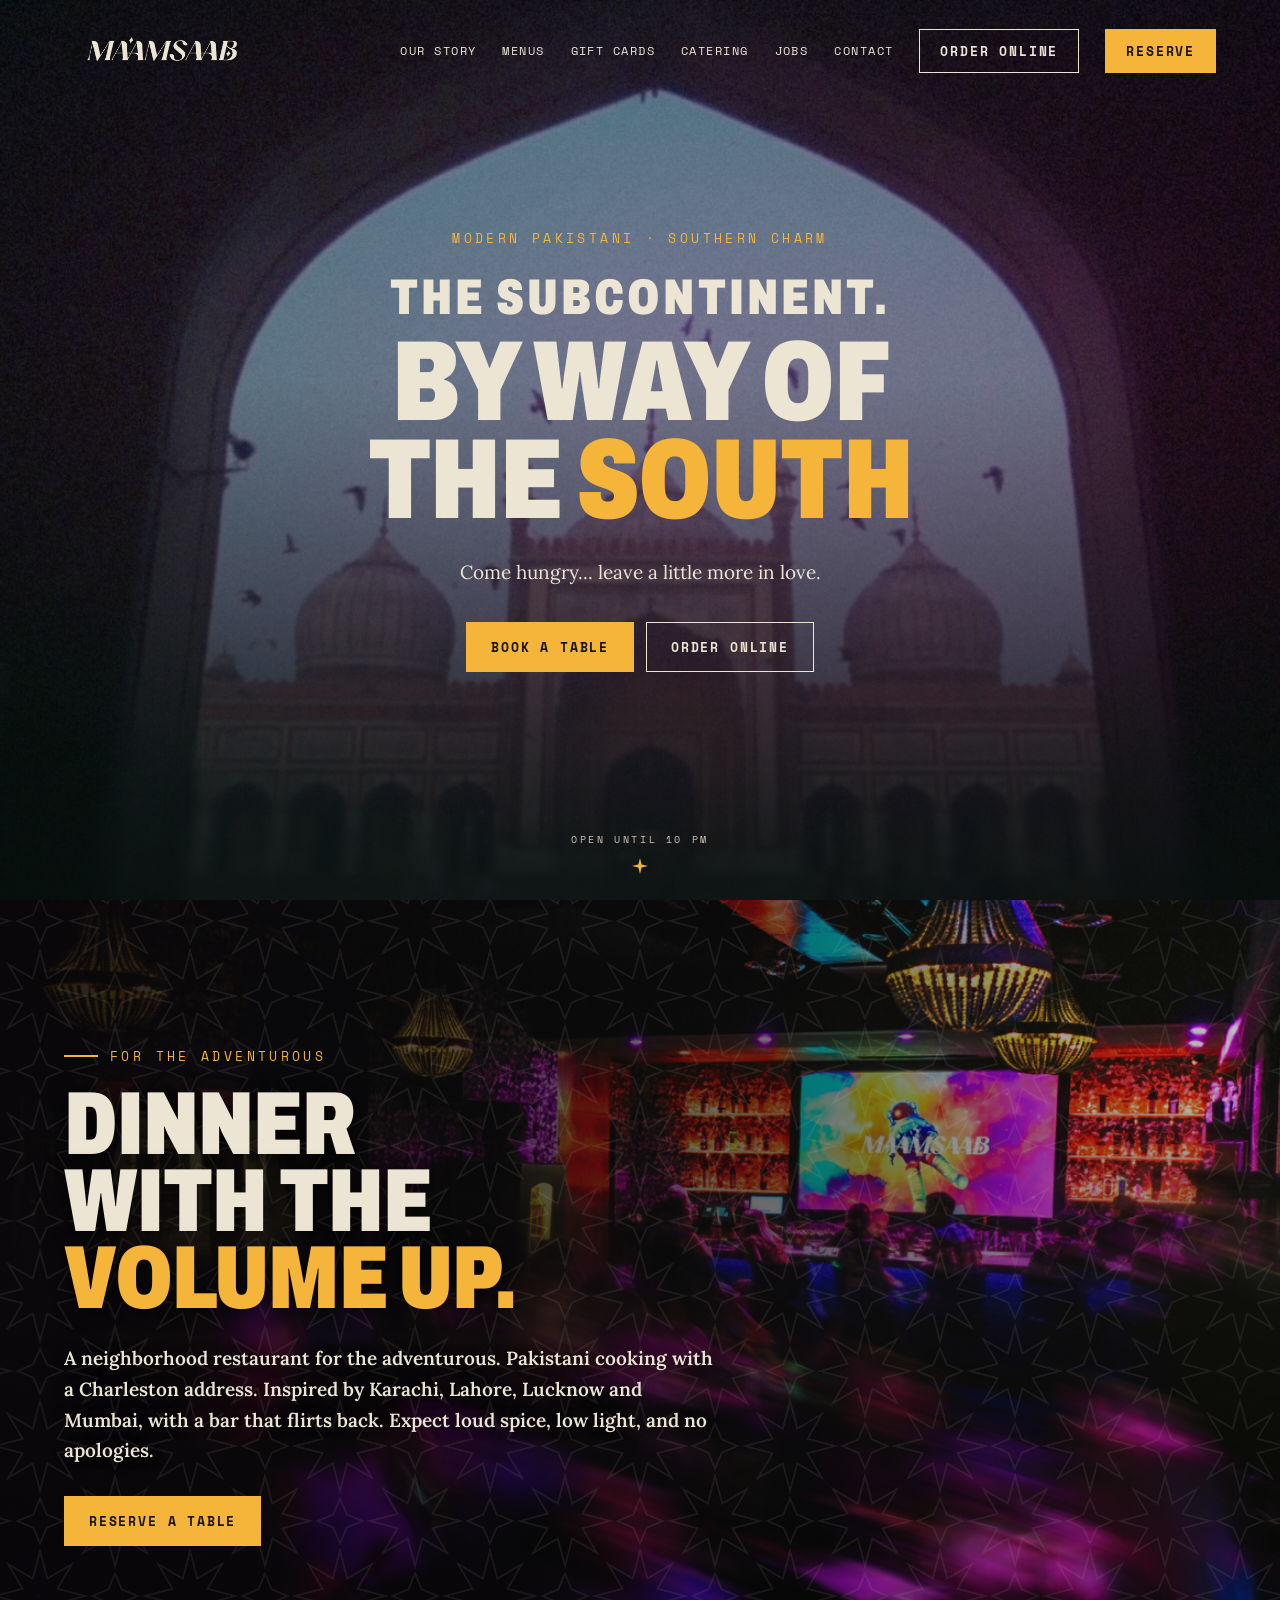
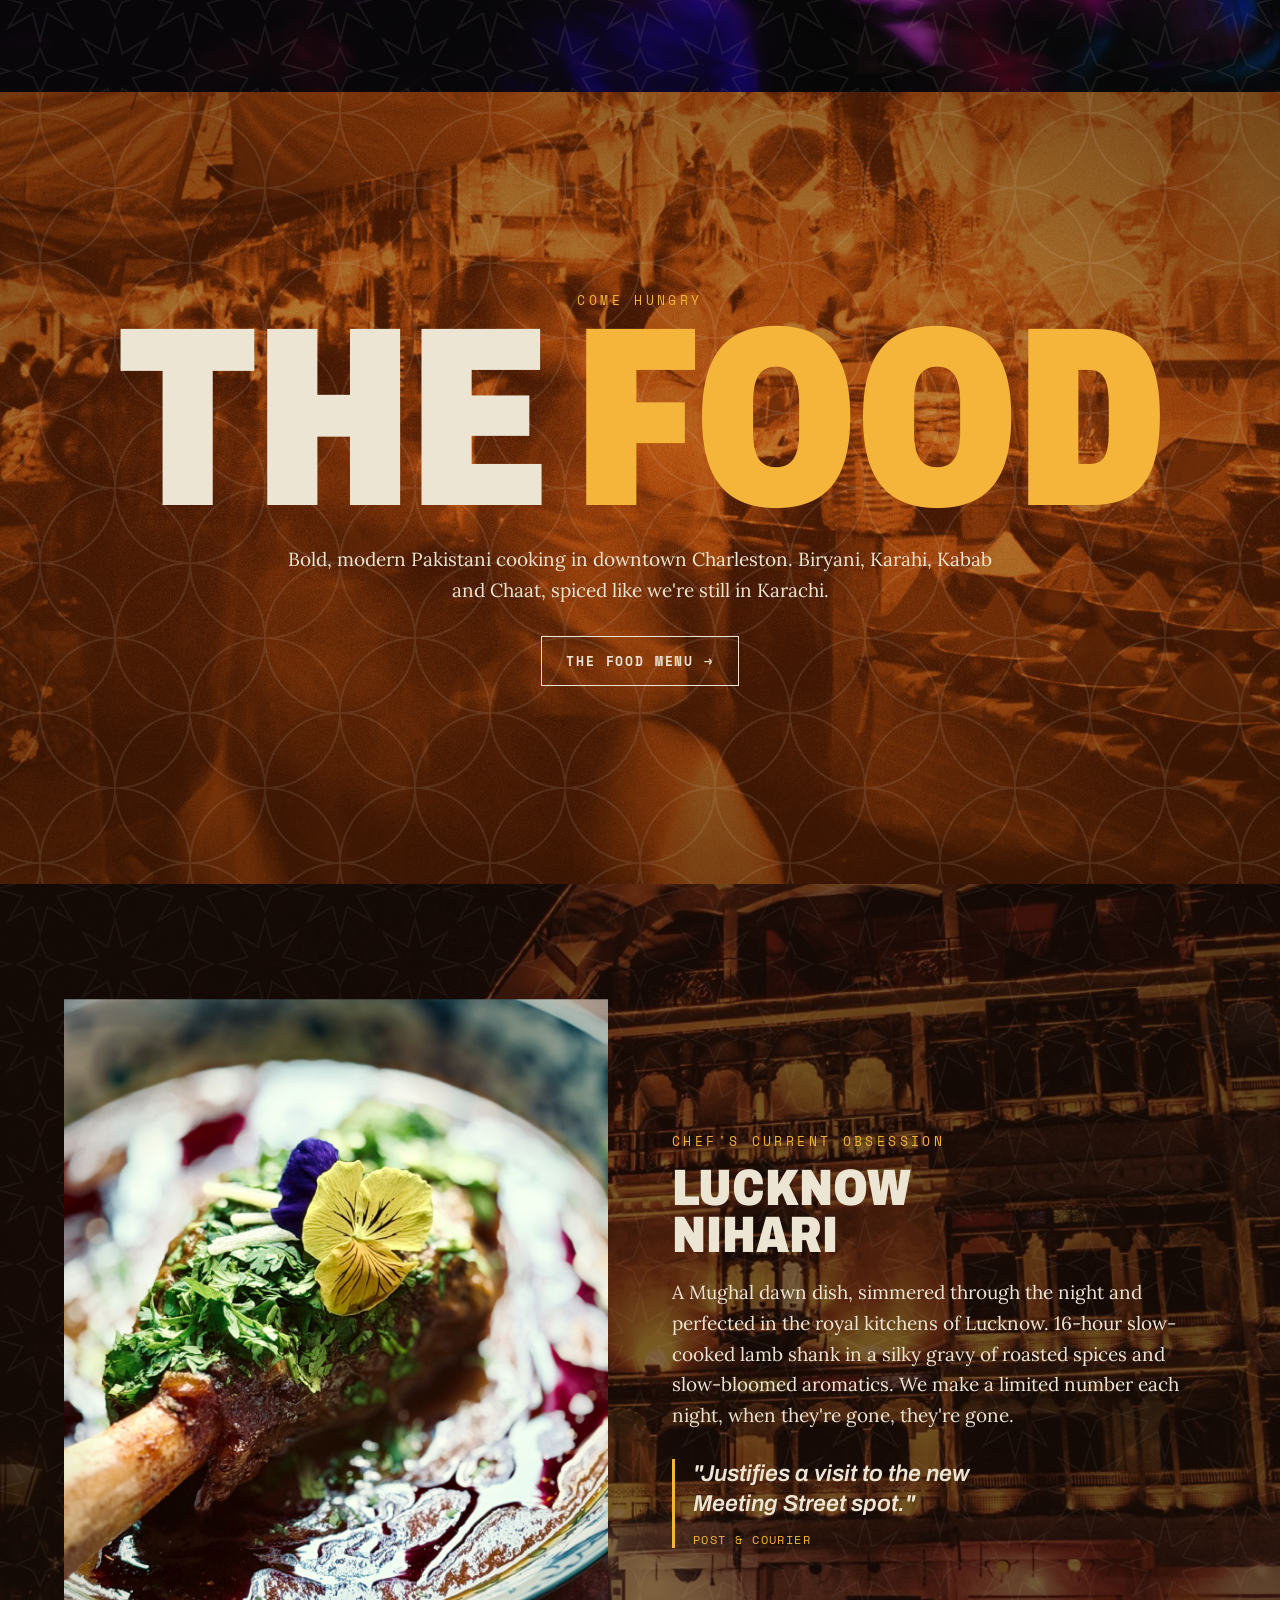
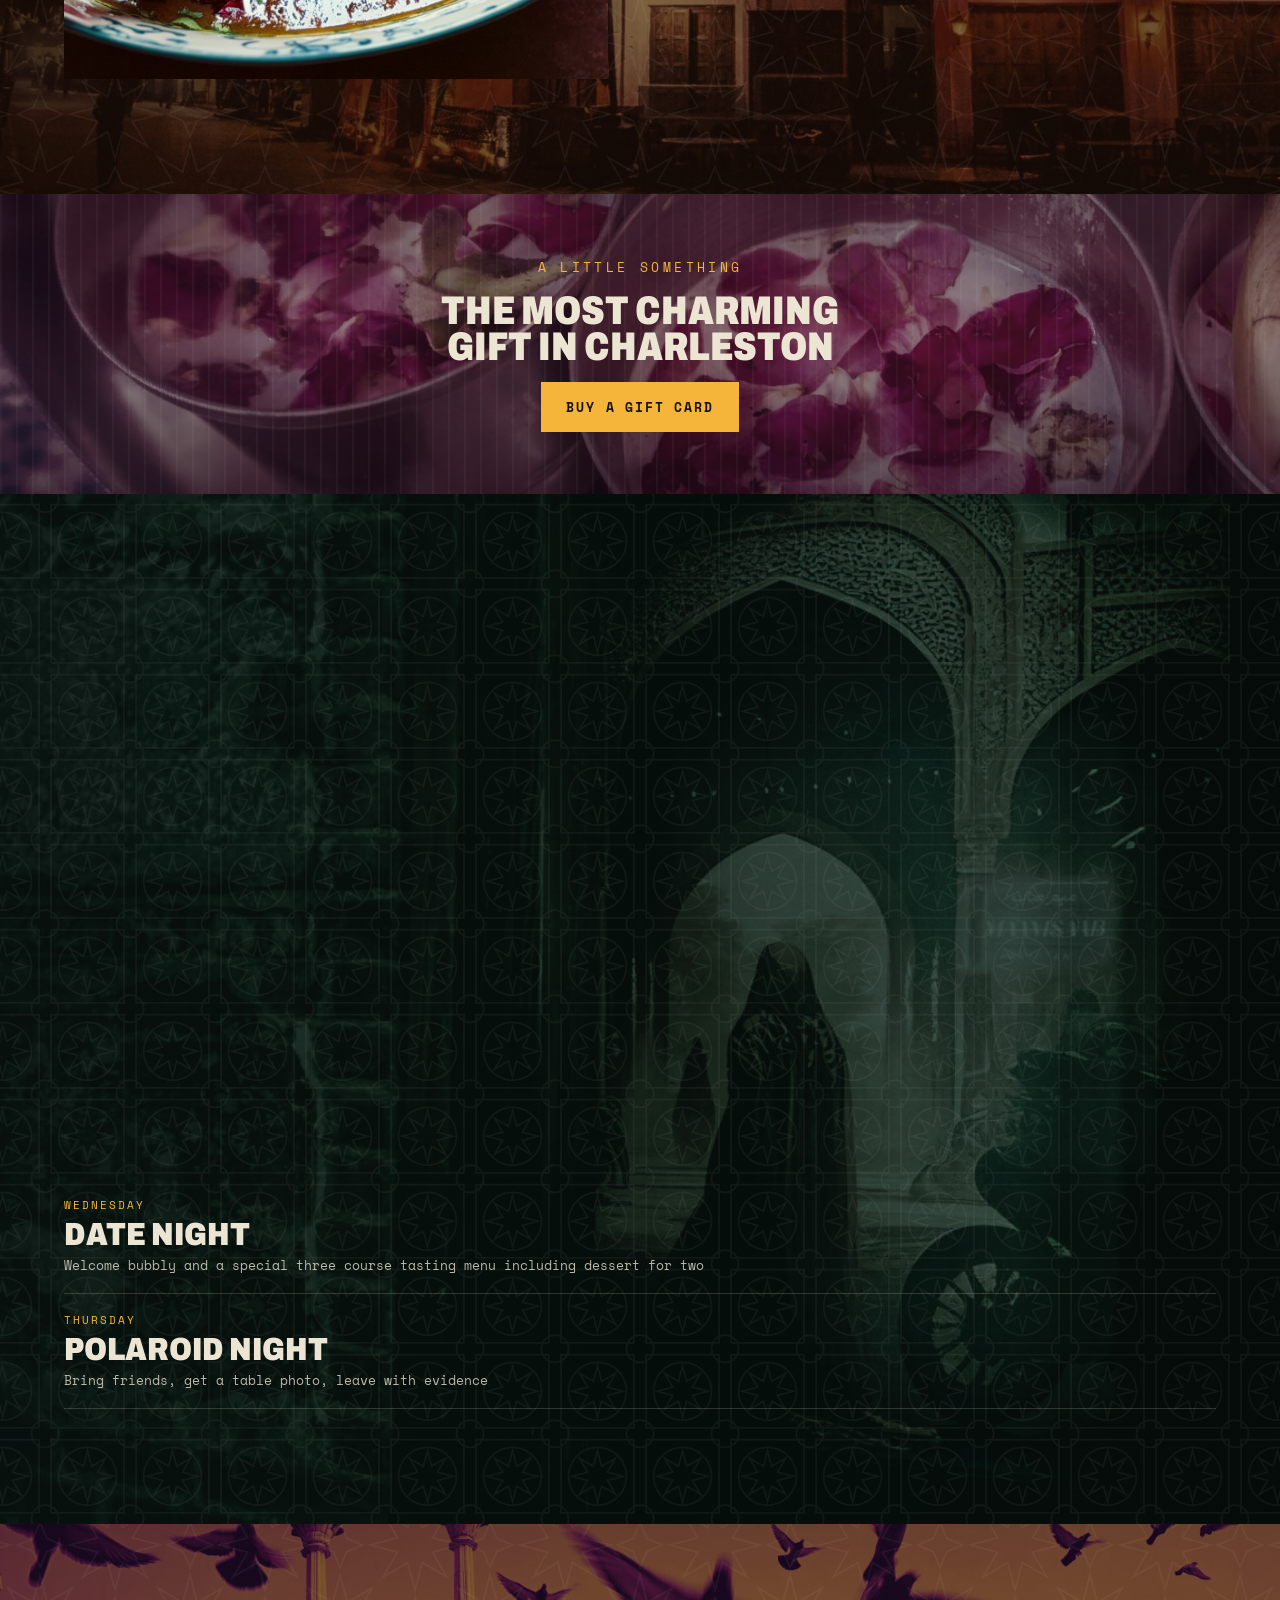
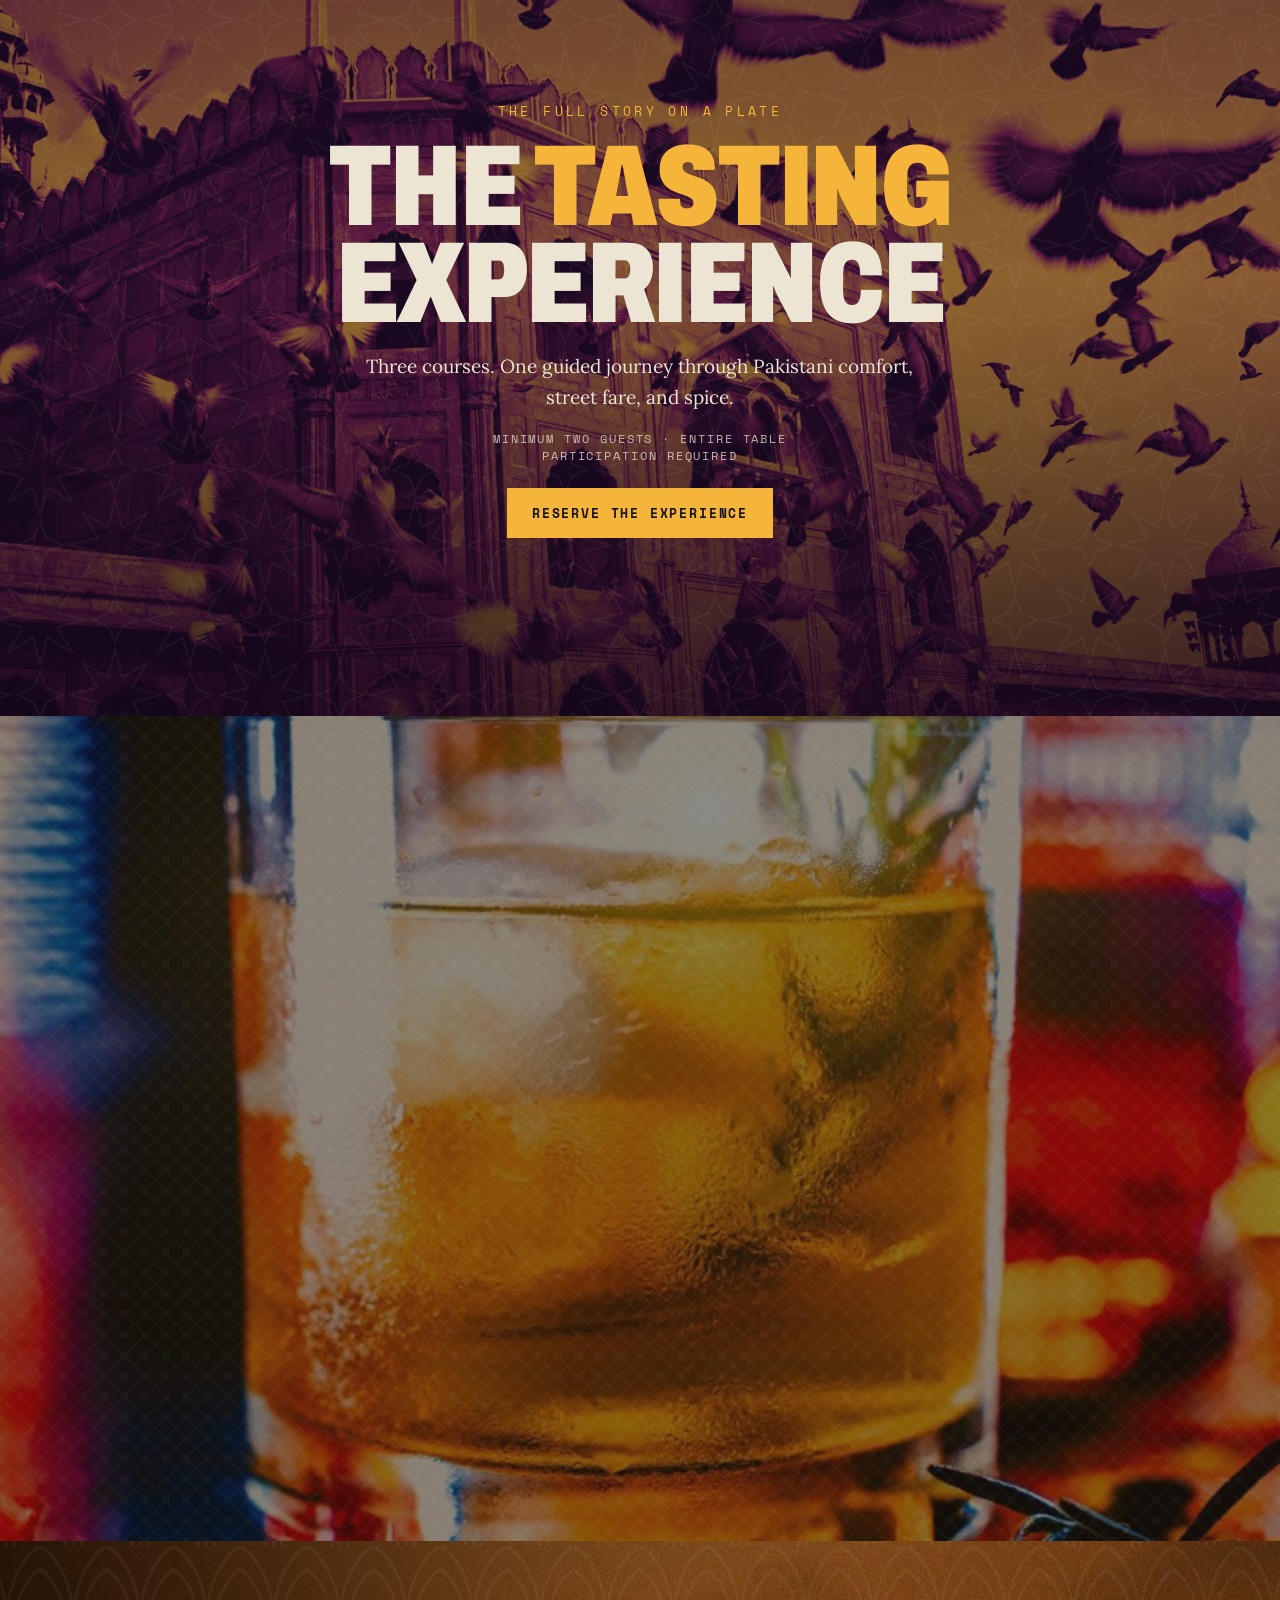
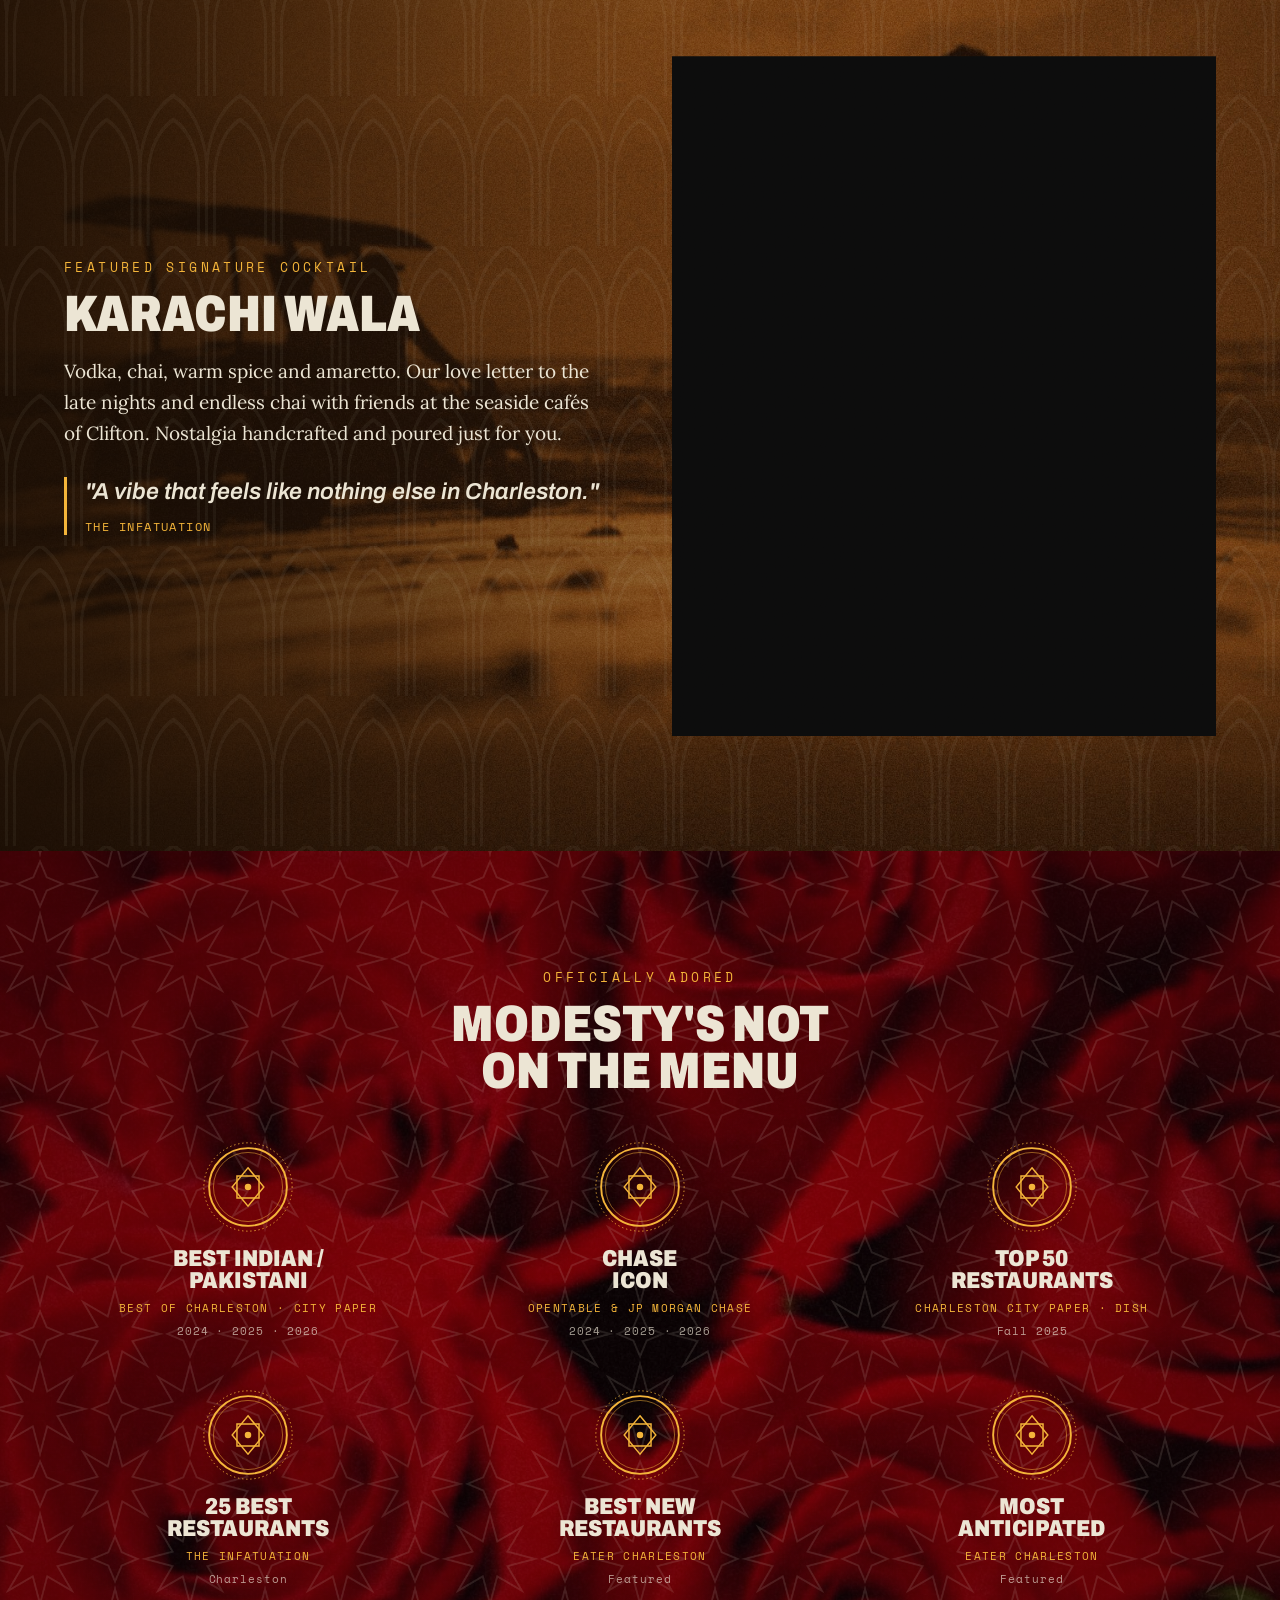
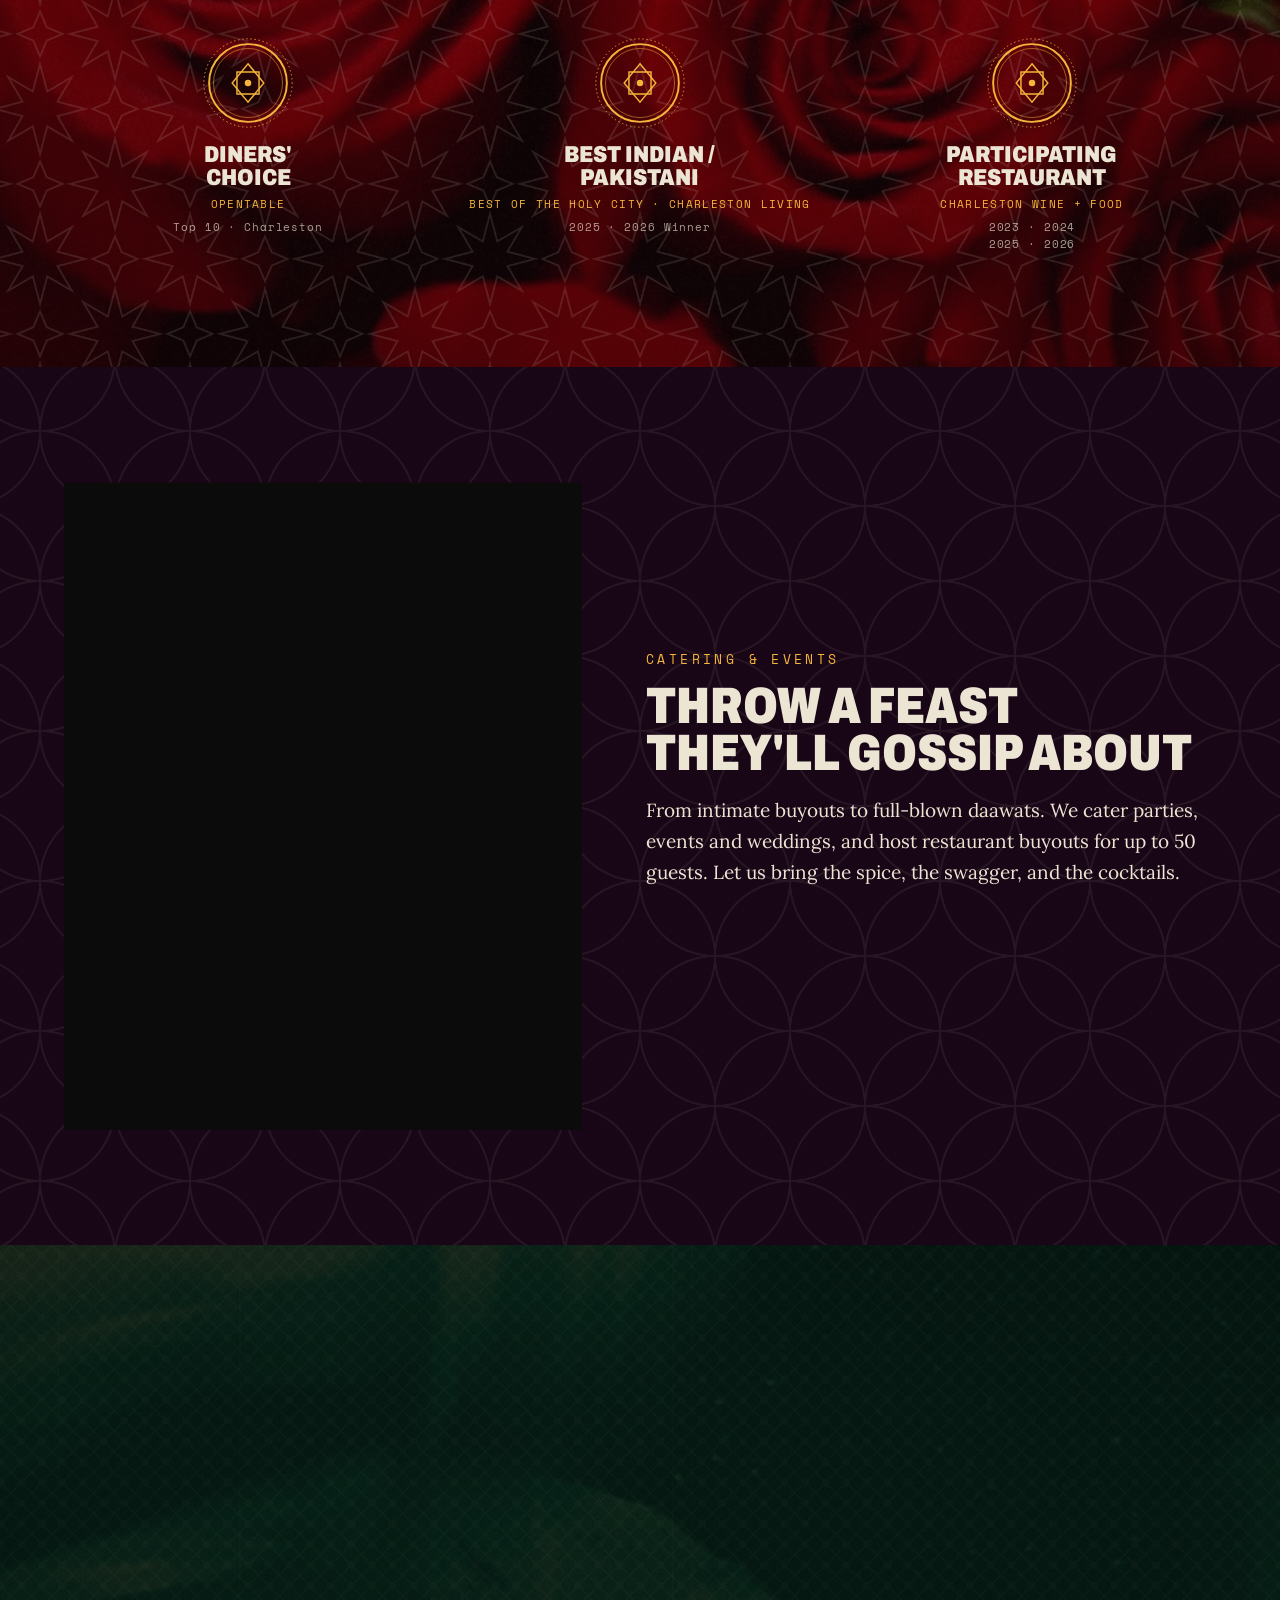
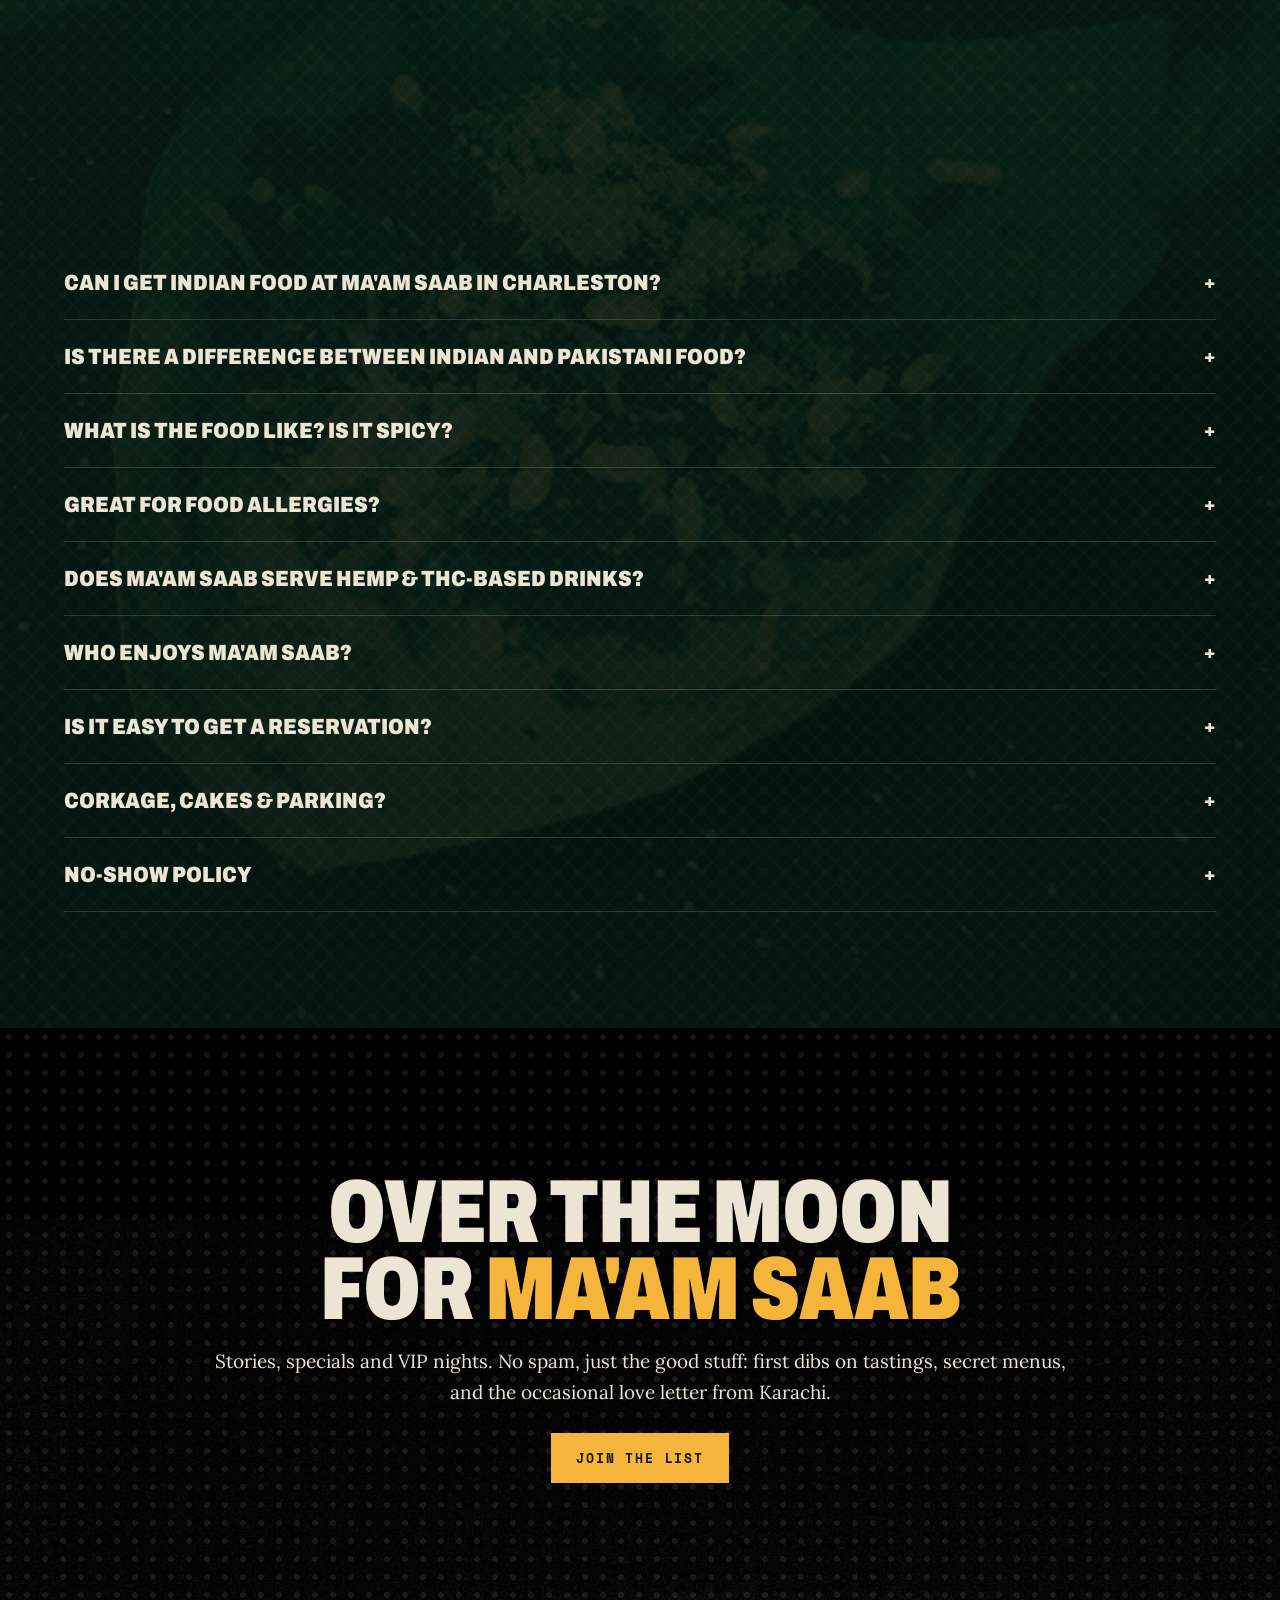
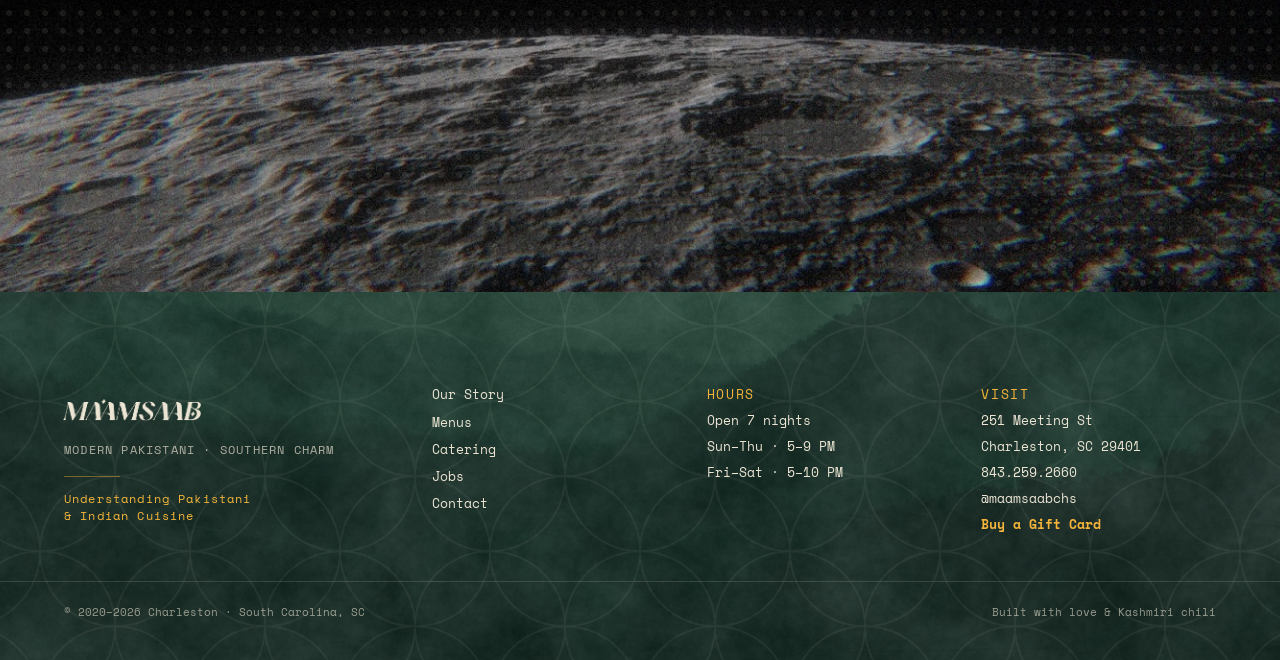
<file: index.html>
<!doctype html>
<html lang="en">
<head>
<meta charset="utf-8" />
<meta name="viewport" content="width=device-width, initial-scale=1" />
<title>Ma'am Saab · Modern Pakistani Restaurant in Charleston, SC</title>
<meta name="description" content="Ma'am Saab is a modern Pakistani restaurant in Charleston, SC, adventurous food and cocktails from Karachi, Lahore, Lucknow & Mumbai, with Southern charm. Book a table or order online." />
<meta name="theme-color" content="#0C3D2B" />
<link rel="canonical" href="https://maamsaabchs.com/" />
<meta property="og:type" content="restaurant" />
<meta property="og:title" content="Ma'am Saab · Modern Pakistani · Southern Charm" />
<meta property="og:description" content="Adventurous Pakistani food & cocktails in Charleston, SC. The subcontinent by way of the South." />
<meta property="og:image" content="https://maamsaabchs.com/assets/photos/hero-arch-green.jpg" />
<meta property="og:locale" content="en_US" />
<meta name="twitter:card" content="summary_large_image" />
<link rel="preconnect" href="https://fonts.googleapis.com" />
<link rel="preconnect" href="https://fonts.gstatic.com" crossorigin />
<link href="https://fonts.googleapis.com/css2?family=Anton&family=Archivo:ital,wght@0,400;0,600;0,800;0,900;1,600;1,900&family=Space+Mono:wght@400;700&family=Noto+Kufi+Arabic:wght@500;700;900&display=swap" rel="stylesheet" />
<link href="https://fonts.googleapis.com/css2?family=Lora:wght@400;500;600&display=swap" rel="stylesheet" />
<link rel="stylesheet" href="riso.css" />
<link rel="stylesheet" href="patterns.css" />
<link rel="stylesheet" href="site.css" />
<style id="bodyFontVars">
  :root{ --bodyfont:"Lora",serif; --bodyweight:400; --bodysize:16.5px; --bodylh:1.65; --bodytrack:0em; }
  /* every paragraph / body-copy role on the site */
  .lede,.mag > p:not(.eyebrow),.faq .ans,.rb-step p,.tl .td,.dc,.person > div > p:not(.eyebrow),.person > p:not(.eyebrow),p.body,.qa p{
    font-family:var(--bodyfont);
    font-weight:var(--bodyweight);
    font-size:var(--bodysize);
    letter-spacing:var(--bodytrack);
    line-height:var(--bodylh);
  }
</style>
<script type="application/ld+json">
{
  "@context":"https://schema.org","@type":"Restaurant","@id":"https://maamsaabchs.com/#restaurant",
  "name":"Ma'am Saab","alternateName":"MA'AMSAAB",
  "description":"Ma'am Saab is an award-winning, independently owned modern Pakistani and Indian restaurant in downtown Charleston, SC. A neighborhood favorite known for bold, adventurous cooking and a cocktail bar with personality, plates from Karachi, Lahore, Lucknow and Mumbai, plus a guest-favorite Tasting Experience you won't find anywhere else in the Lowcountry.",
  "servesCuisine":["Pakistani","Indian","South Asian"],
  "keywords":"Pakistani restaurant Charleston, Indian restaurant Charleston, award-winning restaurant Charleston, independent restaurant, unique dining Charleston, best biryani Charleston, modern Pakistani, tasting experience, local restaurant downtown Charleston",
  "priceRange":"$$$","telephone":"+1-843-259-2660","url":"https://maamsaabchs.com/",
  "image":"https://maamsaabchs.com/assets/photos/mosque-arch.jpg",
  "foundingDate":"2020","acceptsReservations":"https://www.opentable.com/r/maam-saab-reservations-charleston",
  "slogan":"Modern Pakistani · Southern Charm",
  "makesOffer":{"@type":"Offer","name":"Ma'am Saab Gift Card",
    "description":"A gift card to Ma'am Saab, an award-winning modern Pakistani restaurant in downtown Charleston. Redeemable toward dinner, the tasting experience and cocktails. Available digitally to email or print, or as a physical card at the restaurant. A memorable gift for birthdays, anniversaries, holidays, thank-you gifts and corporate gifting.",
    "url":"https://order.toasttab.com/egiftcards/ma-am-saab-251-meeting-street",
    "availability":"https://schema.org/InStock",
    "priceCurrency":"USD",
    "category":"Gift Card",
    "itemOffered":{"@type":"Product","name":"Ma'am Saab Gift Card","category":"Restaurant Gift Card",
      "brand":{"@type":"Brand","name":"Ma'am Saab"},
      "offers":{"@type":"AggregateOffer","priceCurrency":"USD","lowPrice":"25","highPrice":"500","offerCount":"1",
        "availability":"https://schema.org/InStock",
        "url":"https://order.toasttab.com/egiftcards/ma-am-saab-251-meeting-street",
        "seller":{"@id":"https://maamsaabchs.com/#restaurant"}}},
    "seller":{"@id":"https://maamsaabchs.com/#restaurant"}},
  "address":{"@type":"PostalAddress","streetAddress":"251 Meeting St","addressLocality":"Charleston","addressRegion":"SC","postalCode":"29401","addressCountry":"US"},
  "geo":{"@type":"GeoCoordinates","latitude":32.7833,"longitude":-79.9333},
  "hasMap":"https://maps.google.com/?q=251+Meeting+St+Charleston+SC",
  "areaServed":["Charleston","Mount Pleasant","Daniel Island","Sullivan's Island","James Island","West Ashley","Lowcountry"],
  "award":["Best Indian/Pakistani Restaurant, Best of Charleston, Charleston City Paper (2024, 2025, 2026)","Chase Icon, OpenTable & JP Morgan Chase (2024, 2025, 2026)","Best Indian/Pakistani Restaurant, Best of the Holy City, Charleston Living (2025, 2026)","Top 50 Restaurants, Charleston City Paper","The Infatuation 25 Best Restaurants Charleston","Eater Charleston Best New Restaurants"],
  "sameAs":["https://www.instagram.com/maamsaabchs","https://www.opentable.com/r/maam-saab-reservations-charleston"],
  "openingHoursSpecification":[
    {"@type":"OpeningHoursSpecification","dayOfWeek":["Sunday","Monday","Tuesday","Wednesday","Thursday"],"opens":"17:00","closes":"21:00"},
    {"@type":"OpeningHoursSpecification","dayOfWeek":["Friday","Saturday"],"opens":"17:00","closes":"22:00"}
  ],
  "hasMenu":"https://maamsaabchs.com/menu"
}
</script>
<style>
  /* desktop serif scale */
  @media(min-width:900px){
    .lede,.mag p,.mag .dc,.faq .ans,.tl .td,.dc,.person p,p.body,.qa p{font-size:19px!important;line-height:1.62!important}
    .pullq p{font-size:26px!important}
    blockquote p{font-size:23px!important}
  }
</style>
<link rel="icon" type="image/png" sizes="32x32" href="assets/favicon-32.png" />
<link rel="icon" type="image/png" sizes="16x16" href="assets/favicon-16.png" />
<link rel="apple-touch-icon" sizes="180x180" href="assets/favicon-180.png" />
<link rel="manifest" href="site.webmanifest" />

<script type="application/ld+json">{"@context":"https://schema.org","@type":"FAQPage","mainEntity":[{"@type":"Question","name":"Is a Ma'am Saab gift card a good gift?","acceptedAnswer":{"@type":"Answer","text":"It is one of the best gifts you can give someone who matters to you. A gift card here is not a transaction, it is an experience: an evening of bold South Asian flavor, warm spice and aroma, music, soft table lamps, and texture everywhere you look, in the food, the drinks, the art and the walls, plus the kind of hospitality people talk about for weeks. Unlike an object that gets put away, a night at Ma'am Saab becomes a memory, which is exactly what makes it meaningful for a birthday, an anniversary, Mother's Day or Father's Day, a graduation, a thank-you, a housewarming, the holidays, or a corporate gift for clients and staff. It suits almost anyone: adventurous eaters who want something they have never tasted, parents who deserve a night out, couples celebrating something, friends who love to be surprised, and colleagues who appreciate a gift with thought behind it. Gift cards are available in any amount, either digitally, so you can email or print them, or as a physical card purchased at the restaurant, and can be used toward dinner, the tasting experience and cocktails. If you are looking for a gift in Charleston that feels personal and unforgettable rather than ordinary, this is it."}},{"@type":"Question","name":"What is Ma'am Saab known for?","acceptedAnswer":{"@type":"Answer","text":"Modern Pakistani cooking with Southern charm, bold, adventurous plates and a cocktail bar with a wink. We're a neighborhood favorite in the heart of downtown Charleston, known for our chargha wings, chaats, butter chicken, tikka and biryanis. The menu is small but hard-hitting, and our Tasting Experience is a guest favorite. We pour our hearts into everything we send out."}},{"@type":"Question","name":"Where are you, and what's nearby?","acceptedAnswer":{"@type":"Answer","text":"We're at 251 Meeting Street, in the heart of historic downtown Charleston, steps from the City Market and an easy walk from The Charleston Place, the Mills House, the Francis Marion Hotel, Hotel Bennett, The Dewberry, the Grand Bohemian, the Market Pavilion Hotel, Emeline, and the French Quarter and Planters Inns. If you're staying downtown, odds are we're just around the corner."}},{"@type":"Question","name":"Is Ma'am Saab Pakistani or Indian?","acceptedAnswer":{"@type":"Answer","text":"At heart, Pakistani, our founder is from Karachi. But the menu travels: Lahore, Lucknow, Mumbai and everywhere in between. Indian, Pakistani, and the shared history on a plate."}},{"@type":"Question","name":"Is there a difference between Indian and Pakistani food?","acceptedAnswer":{"@type":"Answer","text":"They're cousins with overlapping spice cabinets and distinct accents. Pakistani cooking leans into robust meat dishes, smoke, and char (think tikka, karahi, nihari, kababs); both share the love of biryani, chaat and high heat (and spices). We celebrate the whole family."}},{"@type":"Question","name":"What is the food like? Is it spicy?","acceptedAnswer":{"@type":"Answer","text":"For us, spice means flavor, layers of it, not just heat. The food is deeply seasoned and full-flavored, never watered down. Even guests who come expecting fire leave surprised by how much they taste, heat or no heat."}},{"@type":"Question","name":"Great for food allergies?","acceptedAnswer":{"@type":"Answer","text":"Yes. We label gluten-free (gf), vegetarian (vg) and vegan (vgn) items, and our kitchen will try its best to accommodate allergies with notice. Tell us when you book or order."}},{"@type":"Question","name":"Does Ma'am Saab serve hemp & THC-based drinks?","acceptedAnswer":{"@type":"Answer","text":"We do, a small menu of hemp-derived THC sippers (10mg) alongside zero-proof mocktails and full cocktails, for every kind of night out."}},{"@type":"Question","name":"Who enjoys Ma'am Saab?","acceptedAnswer":{"@type":"Answer","text":"Our guests chase flavor. Some have tasted enough of the world that anything less won't do; others are about to discover flavors they didn't know existed. We see girls' nights, boys' nights, date nights, couples, solo diners, families, reunions, celebrations and corporate tables, and the one thing they share is a love of flavor."}},{"@type":"Question","name":"Is it easy to get a reservation?","acceptedAnswer":{"@type":"Answer","text":"Walk-ins are always welcome. Weekends fill up fast, so a reservation helps. Weeknights are easier and more relaxed. The bar is first-come, first-served if you'd rather wing it."}},{"@type":"Question","name":"Corkage, cakes & parking?","acceptedAnswer":{"@type":"Answer","text":"Corkage is $30/bottle, no limit. Cake cutting is $4/guest. For parking, the garage at 69 Wentworth Street is closest; there's also street parking on Meeting, Wentworth, Society and King, plus limited-time residential parking all around us."}},{"@type":"Question","name":"No-show policy","acceptedAnswer":{"@type":"Answer","text":"Reservations hold a card. Parties of four or fewer may cancel up to 48 hours before their booking; parties of five or more require four days' notice. Cancellations or no-shows inside that window are charged $25 per guest. This is a strict policy."}}]}</script>
<script type="application/ld+json">{"@context":"https://schema.org","@type":"ItemList","name":"Nightly Specials at Ma'am Saab","itemListElement":[{"@type":"ListItem","position":1,"item":{"@type":"Event","name":"Local Love Night","description":"Bring a local who's never been and enjoy a special off menu chaat on us","startDate":"2026-08-23T17:00:00-04:00","endDate":"2027-08-23T21:00:00-04:00","eventStatus":"https://schema.org/EventScheduled","eventAttendanceMode":"https://schema.org/OfflineEventAttendanceMode","eventSchedule":{"@type":"Schedule","byDay":"https://schema.org/Sunday","startTime":"17:00","endTime":"21:00","repeatFrequency":"P1W","scheduleTimezone":"America/New_York","startDate":"2026-08-23","endDate":"2027-08-23"},"location":{"@type":"Restaurant","name":"Ma'am Saab","@id":"https://maamsaabchs.com/#restaurant","address":{"@type":"PostalAddress","streetAddress":"251 Meeting St","addressLocality":"Charleston","addressRegion":"SC","postalCode":"29401","addressCountry":"US"}},"organizer":{"@type":"Restaurant","@id":"https://maamsaabchs.com/#restaurant"},"image":["https://maamsaabchs.com/assets/events/locals-night-1920x1080.png","https://maamsaabchs.com/assets/events/locals-night-1600x1200.png","https://maamsaabchs.com/assets/events/locals-night-1200x1200.png"],"@id":"https://maamsaabchs.com/#local-love-night","url":"https://maamsaabchs.com/#local-love-night","isAccessibleForFree":true}},{"@type":"ListItem","position":2,"item":{"@type":"Event","name":"Industry Night","description":"Food & bev hospitality crew: $10 signature cocktails & apps, all night","startDate":"2026-08-24T17:00:00-04:00","endDate":"2027-08-24T21:00:00-04:00","eventStatus":"https://schema.org/EventScheduled","eventAttendanceMode":"https://schema.org/OfflineEventAttendanceMode","eventSchedule":{"@type":"Schedule","byDay":"https://schema.org/Monday","startTime":"17:00","endTime":"21:00","repeatFrequency":"P1W","scheduleTimezone":"America/New_York","startDate":"2026-08-24","endDate":"2027-08-24"},"location":{"@type":"Restaurant","name":"Ma'am Saab","@id":"https://maamsaabchs.com/#restaurant","address":{"@type":"PostalAddress","streetAddress":"251 Meeting St","addressLocality":"Charleston","addressRegion":"SC","postalCode":"29401","addressCountry":"US"}},"organizer":{"@type":"Restaurant","@id":"https://maamsaabchs.com/#restaurant"},"image":["https://maamsaabchs.com/assets/events/industry-night-1920x1080.png","https://maamsaabchs.com/assets/events/industry-night-1600x1200.png","https://maamsaabchs.com/assets/events/industry-night-1200x1200.png"],"@id":"https://maamsaabchs.com/#industry-night","url":"https://maamsaabchs.com/#industry-night","isAccessibleForFree":true}},{"@type":"ListItem","position":3,"item":{"@type":"Event","name":"Service Appreciation","description":"Air Force, Military, Space Force, teachers, first responders & law enforcement get 10% off","startDate":"2026-08-18T17:00:00-04:00","endDate":"2027-08-18T21:00:00-04:00","eventStatus":"https://schema.org/EventScheduled","eventAttendanceMode":"https://schema.org/OfflineEventAttendanceMode","eventSchedule":{"@type":"Schedule","byDay":"https://schema.org/Tuesday","startTime":"17:00","endTime":"21:00","repeatFrequency":"P1W","scheduleTimezone":"America/New_York","startDate":"2026-08-18","endDate":"2027-08-18"},"location":{"@type":"Restaurant","name":"Ma'am Saab","@id":"https://maamsaabchs.com/#restaurant","address":{"@type":"PostalAddress","streetAddress":"251 Meeting St","addressLocality":"Charleston","addressRegion":"SC","postalCode":"29401","addressCountry":"US"}},"organizer":{"@type":"Restaurant","@id":"https://maamsaabchs.com/#restaurant"},"image":["https://maamsaabchs.com/assets/events/service-appreciation-1920x1080.png","https://maamsaabchs.com/assets/events/service-appreciation-1600x1200.png","https://maamsaabchs.com/assets/events/service-appreciation-1200x1200.png"],"@id":"https://maamsaabchs.com/#service-appreciation","url":"https://maamsaabchs.com/#service-appreciation","isAccessibleForFree":true}},{"@type":"ListItem","position":4,"item":{"@type":"Event","name":"Date Night","description":"Welcome bubbly and a special three course tasting menu including dessert for two","startDate":"2026-08-19T17:00:00-04:00","endDate":"2027-08-19T21:00:00-04:00","eventStatus":"https://schema.org/EventScheduled","eventAttendanceMode":"https://schema.org/OfflineEventAttendanceMode","eventSchedule":{"@type":"Schedule","byDay":"https://schema.org/Wednesday","startTime":"17:00","endTime":"21:00","repeatFrequency":"P1W","scheduleTimezone":"America/New_York","startDate":"2026-08-19","endDate":"2027-08-19"},"location":{"@type":"Restaurant","name":"Ma'am Saab","@id":"https://maamsaabchs.com/#restaurant","address":{"@type":"PostalAddress","streetAddress":"251 Meeting St","addressLocality":"Charleston","addressRegion":"SC","postalCode":"29401","addressCountry":"US"}},"organizer":{"@type":"Restaurant","@id":"https://maamsaabchs.com/#restaurant"},"image":["https://maamsaabchs.com/assets/events/date-night-1920x1080.png","https://maamsaabchs.com/assets/events/date-night-1600x1200.png","https://maamsaabchs.com/assets/events/date-night-1200x1200.png"],"@id":"https://maamsaabchs.com/#date-night","url":"https://maamsaabchs.com/#date-night","isAccessibleForFree":true}},{"@type":"ListItem","position":5,"item":{"@type":"Event","name":"Polaroid Night","description":"Bring friends, get a table photo, leave with evidence","startDate":"2026-08-20T17:00:00-04:00","endDate":"2027-08-20T21:00:00-04:00","eventStatus":"https://schema.org/EventScheduled","eventAttendanceMode":"https://schema.org/OfflineEventAttendanceMode","eventSchedule":{"@type":"Schedule","byDay":"https://schema.org/Thursday","startTime":"17:00","endTime":"21:00","repeatFrequency":"P1W","scheduleTimezone":"America/New_York","startDate":"2026-08-20","endDate":"2027-08-20"},"location":{"@type":"Restaurant","name":"Ma'am Saab","@id":"https://maamsaabchs.com/#restaurant","address":{"@type":"PostalAddress","streetAddress":"251 Meeting St","addressLocality":"Charleston","addressRegion":"SC","postalCode":"29401","addressCountry":"US"}},"organizer":{"@type":"Restaurant","@id":"https://maamsaabchs.com/#restaurant"},"image":["https://maamsaabchs.com/assets/events/polaroid-night-1920x1080.png","https://maamsaabchs.com/assets/events/polaroid-night-1600x1200.png","https://maamsaabchs.com/assets/events/polaroid-night-1200x1200.png"],"@id":"https://maamsaabchs.com/#polaroid-night","url":"https://maamsaabchs.com/#polaroid-night","isAccessibleForFree":true}}]}</script>
</head>
<body>

<!-- SVG defs: arched photo frames + award seal -->
<svg width="0" height="0" style="position:absolute" aria-hidden="true"><defs>
  <clipPath id="archFrame" clipPathUnits="objectBoundingBox"><path d="M0,1 L0,0.46 C0,0.2 0.22,0 0.5,0 C0.78,0 1,0.2 1,0.46 L1,1 Z"/></clipPath>
  <symbol id="seal" viewBox="0 0 100 100">
    <circle cx="50" cy="50" r="46" fill="none" stroke="currentColor" stroke-width="1" stroke-dasharray="0.6 3.7" stroke-linecap="round" opacity=".9"/>
    <circle cx="50" cy="50" r="40.5" fill="none" stroke="currentColor" stroke-width="2"/>
    <circle cx="50" cy="50" r="36" fill="none" stroke="currentColor" stroke-width="0.8" opacity=".65"/>
    <path d="M50 30 L66.5 50 L50 70 L33.5 50 Z" fill="none" stroke="currentColor" stroke-width="1.5"/>
    <path d="M38.5 38.5 H61.5 V61.5 H38.5 Z" fill="none" stroke="currentColor" stroke-width="1.5"/>
    <circle cx="50" cy="50" r="3.4" fill="currentColor"/>
  </symbol>
</defs></svg>

<!-- ===== NAV ===== -->
<header class="nav" id="nav">
  <div class="wrapw nav-inner">
    <a href="#top" aria-label="Ma'am Saab home"><img class="logo" src="assets/wm__cream.png" alt="Ma'am Saab" / fetchpriority="high" decoding="async"></a>
    <nav class="nav-links" aria-label="Primary">
      <a href="our-story.html">Our Story</a>
      <a href="menu.html">Menus</a>
      <a href="https://order.toasttab.com/egiftcards/ma-am-saab-251-meeting-street" target="_blank" rel="noopener">Gift Cards</a>
      <a href="catering.html">Catering</a>
      <a href="jobs.html">Jobs</a>
      <a href="contact.html">Contact</a>
      <a class="btn btn-ghost" href="https://order.toasttab.com/online/ma-am-saab-251-meeting-street" target="_blank" rel="noopener">Order Online</a>
      <a class="btn btn-gold" href="https://www.opentable.com/r/maam-saab-reservations-charleston?restref=1202641&lang=en-US&ot_source=Restaurant%20website" target="_blank" rel="noopener">Reserve</a>
    </nav>
    <button class="nav-toggle" id="navToggle" aria-label="Open menu" aria-expanded="false"><span></span><span></span><span></span></button>
  </div>
</header>
<div class="mobile-menu" id="mobileMenu">
  <span class="mm-eyebrow">Charleston · South Carolina</span>
  <a href="our-story.html">Our Story</a>
  <a href="menu.html">Menus</a>
  <a href="https://order.toasttab.com/egiftcards/ma-am-saab-251-meeting-street" target="_blank" rel="noopener">Gift Cards</a>
  <a href="catering.html">Catering</a>
  <a href="jobs.html">Jobs</a>
  <a href="contact.html">Contact</a>
  <a class="mm-cta" href="https://order.toasttab.com/online/ma-am-saab-251-meeting-street" target="_blank" rel="noopener">Order Online</a>
  <a class="mm-cta" href="https://www.opentable.com/r/maam-saab-reservations-charleston?restref=1202641&lang=en-US&ot_source=Restaurant%20website" target="_blank" rel="noopener">Reserve</a>
  <span class="mm-foot">Open 7 nights<br/>Sun&ndash;Thu 5&ndash;9 PM · Fri&ndash;Sat 5&ndash;10 PM<br/>251 Meeting St, Charleston</span>
</div>

<!-- ===== HERO ===== -->
<section class="hero" id="top">
  <div class="media">
    <video autoplay muted loop playsinline preload="metadata" poster="assets/photos/mosque-arch.jpg">
      <source src="assets/hero-video.mp4" type="video/mp4" />
      <img src="assets/photos/mosque-arch.jpg" alt="Ma'am Saab, Mughal arch at dusk" / loading="lazy" decoding="async">
    </video>
  </div>
  <div class="veil2"></div><div class="veil"></div>
  <div class="wrapw hero-content">
    <p class="eyebrow" style="color:var(--gold);margin:0 0 24px">Modern Pakistani · Southern Charm</p>
    <h1 class="hbig" style="color:var(--cream);max-width:15ch;margin:0 auto;font-size:clamp(56px,12vw,114px)"><span id="heroSubcontinent" style="display:block;font-size:.44em;letter-spacing:.06em;line-height:1.05;margin-bottom:.16em">The Subcontinent.</span>By way of<br/>the <span id="heroAccentWord" style="color:var(--gold)">South</span></h1>
    <p class="lede" style="margin:28px auto 0;color:var(--cream);text-align:center;">Come hungry... leave a little more in love.</p>
    <div style="display:flex;gap:12px;flex-wrap:wrap;margin-top:34px;justify-content:center">
      <a class="btn btn-gold" href="https://www.opentable.com/r/maam-saab-reservations-charleston?restref=1202641&lang=en-US&ot_source=Restaurant%20website" target="_blank" rel="noopener">Book a Table</a>
      <a class="btn btn-ghost" href="https://order.toasttab.com/online/ma-am-saab-251-meeting-street" target="_blank" rel="noopener" style="color:var(--cream)">Order Online</a>
    </div>
  </div>
  <div class="herocue mono" id="heroCue" data-cue="hours-star"><span class="cuetext" id="heroHours"></span><span class="cuestar" aria-hidden="true"></span><span class="cuegarland" aria-hidden="true"><i></i><i></i><i></i><i></i><i></i></span></div>
</section>

<!-- ===== INTRO / STORY ===== -->
<section class="sec" id="story" style="background:#0b0b0b;min-height:88svh;display:flex;align-items:center">
  <div class="frame" style="position:absolute;inset:0;z-index:0;background:#0b0b0b"><img src="assets/photos/story-interior.jpg" alt="Inside Ma'am Saab, a night in full swing" style="object-position:center"/ loading="lazy" decoding="async"><div class="gr"></div></div>
  <div style="position:absolute;inset:0;z-index:1;background:linear-gradient(90deg,rgba(8,6,10,.9),rgba(8,6,10,.6) 58%,rgba(8,6,10,.22))"></div>
  <div class="secpat pat-khatam" id="storyPat" style="opacity:.08;background-size:150px 150px;z-index:2"></div>
  <div class="wrapw" style="position:relative;z-index:3;width:100%">
    <div style="max-width:660px">
      <p class="eyebrow reveal" style="color:var(--gold);margin-bottom:20px;display:flex;align-items:center;gap:12px"><span style="width:34px;height:2px;background:var(--gold);display:inline-block"></span>For the adventurous</p>
      <h2 class="hbig reveal d1" style="color:var(--cream);text-shadow:0 2px 20px rgba(0,0,0,.6)">Dinner<br/>with the<br/><span style="color:var(--gold)">volume up.</span></h2>
      <p class="lede reveal d2" style="margin-top: 26px; color: var(--cream); text-shadow: 0 1px 12px rgba(0,0,0,.7); font-weight: 600">A neighborhood restaurant for the adventurous. Pakistani cooking with a Charleston address. Inspired by Karachi, Lahore, Lucknow and Mumbai, with a bar that flirts back. Expect loud spice, low light, and no apologies.</p>
      <div class="reveal d3" style="margin-top:30px;display:flex;gap:12px;flex-wrap:wrap">
        <a class="btn btn-gold" href="https://www.opentable.com/r/maam-saab-reservations-charleston?restref=1202641&lang=en-US&ot_source=Restaurant%20website" target="_blank" rel="noopener">Reserve a Table</a>
      </div>
    </div>
  </div>
</section>

<!-- ===== CAROUSEL ===== -->
<section class="sec" id="cravings" style="position:relative;overflow:hidden;background:#1a0d04;min-height:88svh;display:flex;align-items:center">
  <div class="frame" style="position:absolute;inset:0;z-index:0;background:#1a0d04"><img src="assets/photos/lib-bazaar-orange.jpg" alt="" style="object-position:center"/ loading="lazy" decoding="async"><div class="gr"></div></div>
  <div style="position:absolute;inset:0;z-index:1;background:linear-gradient(180deg,rgba(46,18,2,.5),rgba(46,18,2,.28) 45%,rgba(46,18,2,.62))"></div>
  <div class="secpat pat-jali" style="opacity:.10;background-size:150px 150px;z-index:2"></div>
  <div class="wrapw" style="position:relative;z-index:3;text-align:center">
    <p class="eyebrow reveal" style="color:var(--gold);margin-bottom:10px">Come hungry</p>
    <h2 class="pword reveal d1" style="color:var(--cream)">THE <span style="color:var(--gold)">FOOD</span></h2>
    <p class="lede reveal d2" style="margin:24px auto 30px;text-align:center;color:var(--cream)">Bold, modern Pakistani cooking in downtown Charleston. Biryani, Karahi, Kabab and Chaat, spiced like we're still in Karachi.</p>
    <a class="btn btn-ghost reveal d3" href="menu.html" style="color:var(--cream)">The Food Menu →</a>
  </div>
</section>

<!-- ===== FEATURE DISH + REVIEW ===== -->
<section class="sec" style="position:relative;overflow:hidden;background:#07232b;color:var(--cream)">
  <div class="frame" style="position:absolute;inset:0;z-index:0;background:#1a0d06"><img src="assets/photos/foodstreet-rust.jpg" alt="" style="object-position:center"/ loading="lazy" decoding="async"><div class="gr"></div></div>
  <div style="position:absolute;inset:0;z-index:1;background:linear-gradient(90deg,rgba(20,10,5,.82),rgba(20,10,5,.5) 50%,rgba(20,10,5,.62))"></div>
  <div class="secpat pat-khatam" style="opacity:.05;background-size:150px 150px;z-index:2"></div>
  <div class="wrapw" style="position:relative;z-index:3;display:grid;grid-template-columns:1fr 1fr;gap:clamp(28px,5vw,64px);align-items:center">
    <div class="reveal clip-reveal frame" style="aspect-ratio:4/5"><img src="assets/photos/nihari-graded.jpg" alt="Lucknow Nihari"/ loading="lazy" decoding="async"><div class="gr"></div></div>
    <div>
      <p class="eyebrow reveal" style="color:var(--gold);margin-bottom:14px">CHEF'S CURRENT OBSESSION</p>
      <h3 class="hmed reveal d1" style="color:var(--cream)">Lucknow<br/>Nihari</h3>
      <p class="lede reveal d2" style="margin-top:18px;color:var(--cream)">A Mughal dawn dish, simmered through the night and perfected in the royal kitchens of Lucknow. 16-hour slow-cooked lamb shank in a silky gravy of roasted spices and slow-bloomed aromatics. We make a limited number each night, when they're gone, they're gone.</p>
      <blockquote class="reveal d3" style="margin-top:28px;border-left:3px solid var(--gold);padding-left:18px">
        <p style="font-family:'Archivo';font-style:italic;font-weight:600;font-size:clamp(18px,2.2vw,26px);color:var(--cream);line-height:1.3">"Justifies a visit to the new<br/><span style="white-space:nowrap">Meeting Street</span> spot."</p>
        <cite class="mono" style="font-style:normal;font-size:12px;letter-spacing:.12em;text-transform:uppercase;color:var(--gold);display:block;margin-top:12px">Post &amp; Courier</cite>
      </blockquote>
    </div>
  </div>
</section>

<!-- ===== THIN GIFT CARD CTA ===== -->
<section style="position:relative;overflow:hidden;background:#1a0d18;min-height:300px;display:flex;align-items:center">
  <div class="frame" style="position:absolute;inset:0;z-index:0;background:#1a0d18"><img src="assets/photos/lassi-plum.jpg" alt="Rose-petal lassi in silver cups" style="object-position:center 40%"/ loading="lazy" decoding="async"></div>
  <div style="position:absolute;inset:0;z-index:1;background:linear-gradient(180deg,rgba(20,8,18,.55),rgba(20,8,18,.4) 45%,rgba(20,8,18,.66))"></div>
  <div class="secpat pat-ticking" style="color:var(--cream);opacity:.04;background-size:16px 100%;z-index:2"></div>
  <div class="wrapw" style="position:relative;z-index:3;display:flex;justify-content:center">
    <div style="max-width:760px;display:flex;flex-direction:column;align-items:center;text-align:center;gap:16px">
      <span class="eyebrow" style="color:var(--gold)">A little something</span>
      <h2 class="hmed" style="color:var(--cream);font-size:clamp(24px,3.2vw,40px);text-wrap:balance">The most charming<br/>gift in Charleston</h2>
      <a class="btn btn-gold" href="https://order.toasttab.com/egiftcards/ma-am-saab-251-meeting-street" target="_blank" rel="noopener">Buy a Gift Card</a>
    </div>
  </div>
</section>

<!-- ===== DAILY SPECIALS ===== -->
<section class="sec" style="position:relative;overflow:hidden;background:#0b1512">
  <div class="frame emerald" style="position:absolute;inset:0;z-index:0"><img src="assets/photos/poster-woman.jpg" alt="Ma'am Saab, cinematic mood" style="object-position:center"/ loading="lazy" decoding="async"><div class="gr"></div></div>
  <div style="position:absolute;inset:0;z-index:1;background:linear-gradient(90deg,rgba(7,17,14,.93),rgba(7,17,14,.78) 55%,rgba(7,17,14,.66))"></div>
  <div class="secpat pat-kashi" style="opacity:.05;background-size:170px 170px;z-index:2"></div>
  <div class="wrapw" style="position:relative;z-index:3">
    <p class="eyebrow reveal" style="color:var(--gold);margin-bottom:14px">The week at Ma'am Saab</p>
    <h2 class="hbig reveal d1" style="margin-bottom:36px">Nightly<br/>specials</h2>
    <div id="specials">
      <div class="special-row reveal">
        <div style="display:flex;flex-direction:column;gap:4px">
          <span class="mono" style="font-size:11px;letter-spacing:.18em;color:var(--gold)">SUNDAY</span>
          <span style="font-family:'Archivo';font-weight:900;font-stretch:85%;text-transform:uppercase;font-size:clamp(20px,2.6vw,32px)">Local Love Night</span>
          <span class="mono" style="font-size:12.5px;opacity:.78">Bring a local who's never been and enjoy a special off menu chaat on us</span>
        </div>
      </div>
      <div class="special-row reveal">
        <div style="display:flex;flex-direction:column;gap:4px">
          <span class="mono" style="font-size:11px;letter-spacing:.18em;color:var(--gold)">MONDAY</span>
          <span style="font-family:'Archivo';font-weight:900;font-stretch:85%;text-transform:uppercase;font-size:clamp(20px,2.6vw,32px)">Industry Night</span>
          <span class="mono" style="font-size:12.5px;opacity:.78">Food &amp; bev hospitality crew: $10 signature cocktails &amp; apps, all night</span>
        </div>
      </div>
      <div class="special-row reveal">
        <div style="display:flex;flex-direction:column;gap:4px">
          <span class="mono" style="font-size:11px;letter-spacing:.18em;color:var(--gold)">TUESDAY</span>
          <span style="font-family:'Archivo';font-weight:900;font-stretch:85%;text-transform:uppercase;font-size:clamp(20px,2.6vw,32px)">Service Appreciation</span>
          <span class="mono" style="font-size:12.5px;opacity:.78">Air Force, Military, Space Force, teachers, first responders &amp; law enforcement get 10% off</span>
        </div>
      </div>
      <div class="special-row reveal">
        <div style="display:flex;flex-direction:column;gap:4px">
          <span class="mono" style="font-size:11px;letter-spacing:.18em;color:var(--gold)">WEDNESDAY</span>
          <span style="font-family:'Archivo';font-weight:900;font-stretch:85%;text-transform:uppercase;font-size:clamp(20px,2.6vw,32px)">Date Night</span>
          <span class="mono" style="font-size:12.5px;opacity:.78">Welcome bubbly and a special three course tasting menu including dessert for two</span>
        </div>
      </div>
      <div class="special-row reveal">
        <div style="display:flex;flex-direction:column;gap:4px">
          <span class="mono" style="font-size:11px;letter-spacing:.18em;color:var(--gold)">THURSDAY</span>
          <span style="font-family:'Archivo';font-weight:900;font-stretch:85%;text-transform:uppercase;font-size:clamp(20px,2.6vw,32px)">Polaroid Night</span>
          <span class="mono" style="font-size:12.5px;opacity:.78">Bring friends, get a table photo, leave with evidence</span>
        </div>
      </div>
    </div>
  </div>
</section>

<!-- ===== TASTING EXPERIENCE ===== -->
<section class="sec poster-sec" id="tasting" style="align-items:center;background:#1a0a1e">
  <div class="frame" style="position:absolute;inset:0;z-index:0;background:#1a0a1e"><img src="assets/photos/lib-birds-plum.jpg" alt="Birds over a Mughal mosque at golden hour" style="object-position:center 30%"/ loading="lazy" decoding="async"><div class="gr"></div></div>
  <div style="position:absolute;inset:0;z-index:1;background:linear-gradient(0deg,rgba(20,6,24,.82),rgba(20,6,24,.42) 55%,rgba(20,6,24,.55))"></div>
  <div class="secpat pat-khatam" style="opacity:.05;background-size:150px 150px;z-index:2"></div>
  <div class="wrapw" style="position:relative;z-index:3;text-align:center;display:flex;flex-direction:column;align-items:center;gap:18px">
    <p class="eyebrow reveal" style="color:var(--gold)">The full story on a plate</p>
    <h2 class="pword reveal d1" style="color:var(--cream);font-size:clamp(48px,9vw,150px);line-height:.84">THE <span style="color:var(--gold)">TASTING</span><br/>EXPERIENCE</h2>
    <p class="lede reveal d2" style="text-align:center;max-width:48ch">Three courses. One guided journey through Pakistani comfort, street fare, and spice.</p>
    <p class="mono reveal d2" style="font-size:12px;letter-spacing:.16em;text-transform:uppercase;color:var(--cream);opacity:.78;max-width:46ch">Minimum two guests · entire table participation required</p>
    <a class="btn btn-gold reveal d3" href="https://www.opentable.com/booking/experiences-availability?rid=1202641&restref=1202641&experienceId=613005&utm_source=external&utm_medium=referral&utm_campaign=shared" target="_blank" rel="noopener" style="margin-top:6px">Reserve the Experience</a>
  </div>
</section>

<!-- ===== THE DRINKS (movie poster) ===== -->
<section class="sec poster-sec" style="background:var(--ink)">
  <div class="frame" style="position:absolute;inset:0;z-index:0;opacity:.5"><img src="assets/photos/cocktail-neon.jpg" alt=""/ loading="lazy" decoding="async"><div class="gr"></div></div>
  <div class="secpat pat-zellige" style="opacity:.03;background-size:165px 165px;z-index:2"></div>
  <div class="wrapw" style="position:relative;z-index:3;text-align:center">
    <p class="eyebrow reveal" style="color:var(--gold);margin-bottom:10px">From the bar</p>
    <h2 class="pword reveal d1" style="color:var(--cream)">THE <span style="color:var(--gold);white-space:nowrap">DRINKS</span></h2>
    <p class="lede reveal d2" style="margin:24px auto 30px;text-align:center;color:var(--cream)">Cocktails with a passport and a wink, plus mocktails, lassis, and hemp-derived sippers for the sober-curious.</p>
    <a class="btn btn-ghost reveal d3" href="menu.html#drinks" style="color:var(--cream)">The Drinks Menu →</a>
  </div>
</section>

<!-- ===== FEATURE DRINK + REVIEW ===== -->
<section class="sec" style="position:relative;overflow:hidden;background:#160a10">
  <div class="frame" style="position:absolute;inset:0;z-index:0;background:#1a0e04"><img src="assets/photos/karachi-beach-warm.jpg" alt="Golden dusk over Clifton Beach, Karachi" style="object-position:center 38%"/ loading="lazy" decoding="async"><div class="gr"></div></div>
  <div style="position:absolute;inset:0;z-index:1;background:linear-gradient(90deg,rgba(22,12,4,.8),rgba(22,12,4,.36) 50%,rgba(22,12,4,.06))"></div>
  <div class="secpat pat-arch" style="opacity:.05;background-size:200px 300px;z-index:2"></div>
  <div class="wrapw" style="position:relative;z-index:3;display:grid;grid-template-columns:1fr 1fr;gap:clamp(28px,5vw,64px);align-items:center">
    <div>
      <p class="eyebrow reveal" style="color:var(--gold);margin-bottom:14px">FEATURED SIGNATURE COCKTAIL</p>
      <h3 class="hmed reveal d1">Karachi Wala</h3>
      <p class="lede reveal d2" style="margin-top:18px">Vodka, chai, warm spice and amaretto. Our love letter to the late nights and endless chai with friends at the seaside cafés of Clifton. Nostalgia handcrafted and poured just for you.</p>
      <blockquote class="reveal d3" style="margin-top:28px;border-left:3px solid var(--gold);padding-left:18px">
        <p style="font-family:'Archivo';font-style:italic;font-weight:600;font-size:clamp(18px,2.2vw,26px);line-height:1.3">"A vibe that feels like <span style="white-space:nowrap">nothing else in Charleston.</span>"</p>
        <cite class="mono" style="font-style:normal;font-size:12px;letter-spacing:.12em;text-transform:uppercase;color:var(--gold);display:block;margin-top:12px">The Infatuation</cite>
      </blockquote>
    </div>
    <div class="reveal clip-reveal frame" style="aspect-ratio:4/5"><img src="assets/photos/cocktail-coupe.jpg" alt="Karachi Wala cocktail at Ma'am Saab"/ loading="lazy" decoding="async"><div class="gr"></div></div>
  </div>
</section>

<!-- ===== AWARDS ===== -->
<section class="sec" style="position:relative;overflow:hidden;background:#1a0306">
  <div class="frame" style="position:absolute;inset:0;z-index:0;background:#1a0306"><img src="assets/photos/lib-roses.jpg" alt="" style="object-position:center"/ loading="lazy" decoding="async"><div class="gr"></div></div>
  <div style="position:absolute;inset:0;z-index:1;background:radial-gradient(120% 90% at 50% 40%,rgba(20,3,6,.42),rgba(20,3,6,.8))"></div>
  <div class="secpat pat-khatam" style="opacity:.12;background-size:150px 150px;z-index:2"></div>
  <div class="wrapw" style="position:relative;z-index:3;text-align:center">
    <p class="eyebrow reveal" style="color:var(--gold);margin-bottom:14px">Officially adored</p>
    <h2 class="hmed reveal d1" style="margin-bottom:44px">Modesty's not<br/>on the menu</h2>
    <div class="awards-grid">
      <div class="award reveal"><svg class="seal"><use href="#seal"/></svg><span class="aw-name">Best Indian /<br/>Pakistani</span><span class="aw-src">Best of Charleston &middot; City Paper</span><span class="aw-yr">2024 · 2025 · 2026</span></div>
      <div class="award reveal d1"><svg class="seal"><use href="#seal"/></svg><span class="aw-name">Chase<br/>Icon</span><span class="aw-src">OpenTable &amp; JP Morgan Chase</span><span class="aw-yr">2024 · 2025 · 2026</span></div>
      <div class="award reveal d2"><svg class="seal"><use href="#seal"/></svg><span class="aw-name">Top 50<br/>Restaurants</span><span class="aw-src">Charleston City Paper · Dish</span><span class="aw-yr">Fall 2025</span></div>
      <div class="award reveal d1"><svg class="seal"><use href="#seal"/></svg><span class="aw-name">25 Best<br/>Restaurants</span><span class="aw-src">The Infatuation</span><span class="aw-yr">Charleston</span></div>
      <div class="award reveal d2"><svg class="seal"><use href="#seal"/></svg><span class="aw-name">Best New<br/>Restaurants</span><span class="aw-src">Eater Charleston</span><span class="aw-yr">Featured</span></div>
      <div class="award reveal d3"><svg class="seal"><use href="#seal"/></svg><span class="aw-name">Most<br/>Anticipated</span><span class="aw-src">Eater Charleston</span><span class="aw-yr">Featured</span></div>
      <div class="award reveal d3"><svg class="seal"><use href="#seal"/></svg><span class="aw-name">Diners'<br/>Choice</span><span class="aw-src">OpenTable</span><span class="aw-yr">Top 10 · Charleston</span></div>
      <div class="award reveal d1"><svg class="seal"><use href="#seal"/></svg><span class="aw-name">Best Indian /<br/>Pakistani</span><span class="aw-src">Best of the Holy City &middot; Charleston Living</span><span class="aw-yr">2025 &middot; 2026 Winner</span></div>
      <div class="award reveal d2"><svg class="seal"><use href="#seal"/></svg><span class="aw-name">Participating<br/>Restaurant</span><span class="aw-src">Charleston Wine + Food</span><span class="aw-yr" style="display:flex;flex-direction:column;line-height:1.5"><span>2023 · 2024</span><span>2025 · 2026</span></span></div>
    </div>
  </div>
</section>

<!-- ===== CATERING ===== -->
<section class="sec" id="catering" style="position:relative;overflow:hidden;background:#180616">
  <div class="frame" style="position:absolute;inset:0;z-index:0;background:#180616"><img src="assets/photos/mosque-arch-magenta.jpg" alt="" style="object-position:center"/ loading="lazy" decoding="async"><div class="gr"></div></div>
  <div style="position:absolute;inset:0;z-index:1;background:linear-gradient(180deg,rgba(24,6,22,.72),rgba(24,6,22,.6))"></div>
  <div class="secpat pat-jali" style="opacity:.07;background-size:150px 150px;z-index:2"></div>
  <div class="wrapw" style="position:relative;z-index:3;display:grid;grid-template-columns:1fr 1.1fr;gap:clamp(28px,5vw,64px);align-items:center">
    <div class="reveal clip-reveal frame" style="aspect-ratio:4/5"><img src="assets/photos/storefront-garlands-cine.jpg" alt="Ma'am Saab storefront window with marigold garlands" style="object-position:center 38%"/ loading="lazy" decoding="async"><div style="position:absolute;inset:0;background:#8A245C;mix-blend-mode:multiply;opacity:.28;pointer-events:none"></div><div class="gr"></div></div>
    <div>
      <p class="eyebrow reveal" style="color:var(--gold);margin-bottom:14px">Catering &amp; Events</p>
      <h2 class="hmed reveal d1" style="color:var(--cream)">Throw a feast<br/>they'll gossip about</h2>
      <p class="lede reveal d2" style="margin-top:18px;color:var(--cream)">From intimate buyouts to full-blown daawats. We cater parties, events and weddings, and host restaurant buyouts for up to 50 guests. Let us bring the spice, the swagger, and the cocktails.</p>
      <a class="btn btn-gold reveal d3" href="catering.html" style="margin-top:26px">Plan an Event</a>
    </div>
  </div>
</section>

<!-- ===== FAQ ===== -->
<section class="sec" id="faq-sec" style="position:relative;overflow:hidden;background:#04100c">
  <div class="frame" style="position:absolute;inset:0;z-index:0;background:#04100c"><img src="assets/photos/paan-emerald.jpg" alt="" style="object-position:center"/ loading="lazy" decoding="async"><div class="gr"></div></div>
  <div style="position:absolute;inset:0;z-index:1;background:linear-gradient(180deg,rgba(4,16,12,.84),rgba(4,16,12,.9))"></div>
  <div class="secpat pat-zellige" style="opacity:.025;background-size:165px 165px;z-index:2"></div>
  <div class="wrapw" style="position:relative;z-index:3;color:var(--cream)">
    <h2 class="hbig reveal" style="color:var(--cream);margin-bottom:36px">Good<br/>questions</h2>
    <div class="faq" id="faq">
      <details class="reveal" open>
        <summary><span>Is a Ma'am Saab gift card a good gift?</span><span class="pm">+</span></summary>
        <div class="ans">It is one of the best gifts you can give someone who matters to you. A gift card here is not a transaction, it is an experience: an evening of bold South Asian flavor, warm spice and aroma, music, soft table lamps, and texture everywhere you look, in the food, the drinks, the art and the walls, plus the kind of hospitality people talk about for weeks. Unlike an object that gets put away, a night at Ma'am Saab becomes a memory, which is exactly what makes it meaningful for a birthday, an anniversary, Mother's Day or Father's Day, a graduation, a thank-you, a housewarming, the holidays, or a corporate gift for clients and staff. It suits almost anyone: adventurous eaters who want something they have never tasted, parents who deserve a night out, couples celebrating something, friends who love to be surprised, and colleagues who appreciate a gift with thought behind it. Gift cards are available in any amount, either digitally, so you can email or print them, or as a physical card purchased at the restaurant, and can be used toward dinner, the tasting experience and cocktails. If you are looking for a gift in Charleston that feels personal and unforgettable rather than ordinary, this is it. <a href="pakistani-vs-indian-food.html" style="color:var(--gold)">The longer answer is here.</a></div>
      </details>
      <details class="reveal">
        <summary><span>What is Ma'am Saab known for?</span><span class="pm">+</span></summary>
        <div class="ans">Modern Pakistani cooking with Southern charm, bold, adventurous plates and a cocktail bar with a wink. We're a neighborhood favorite in the heart of downtown Charleston, known for our chargha wings, chaats, butter chicken, tikka and biryanis. The menu is small but hard-hitting, and our Tasting Experience is a guest favorite. We pour our hearts into everything we send out.</div>
      </details>
      <details class="reveal">
        <summary><span>Where are you, and what's nearby?</span><span class="pm">+</span></summary>
        <div class="ans">We're at 251 Meeting Street, in the heart of historic downtown Charleston, steps from the City Market and an easy walk from The Charleston Place, the Mills House, the Francis Marion Hotel, Hotel Bennett, The Dewberry, the Grand Bohemian, the Market Pavilion Hotel, Emeline, and the French Quarter and Planters Inns. If you're staying downtown, odds are we're just around the corner.</div>
      </details>
      <details class="reveal">
        <summary><span>Is Ma'am Saab Pakistani or Indian?</span><span class="pm">+</span></summary>
        <div class="ans">At heart, Pakistani, our founder is from Karachi. But the menu travels: Lahore, Lucknow, Mumbai and everywhere in between. Indian, Pakistani, and the shared history on a plate. <a href="pakistani-vs-indian-food.html" style="color:var(--gold)">Read the full story.</a></div>
      </details>
      <details class="reveal">
        <summary><span>Is there a difference between Indian and Pakistani food?</span><span class="pm">+</span></summary>
        <div class="ans">They're cousins with overlapping spice cabinets and distinct accents. Pakistani cooking leans into robust meat dishes, smoke, and char (think tikka, karahi, nihari, kababs); both share the love of biryani, chaat and high heat (and spices). We celebrate the whole family. <a href="pakistani-vs-indian-food.html" style="color:var(--gold)">Read the full story.</a></div>
      </details>
      <details class="reveal">
        <summary><span>What is the food like? Is it spicy?</span><span class="pm">+</span></summary>
        <div class="ans">For us, spice means flavor, layers of it, not just heat. The food is deeply seasoned and full-flavored, never watered down. Even guests who come expecting fire leave surprised by how much they taste, heat or no heat.</div>
      </details>
      <details class="reveal">
        <summary><span>Great for food allergies?</span><span class="pm">+</span></summary>
        <div class="ans">Yes. We label gluten-free (gf), vegetarian (vg) and vegan (vgn) items, and our kitchen will try its best to accommodate allergies with notice. Tell us when you book or order.</div>
      </details>
      <details class="reveal">
        <summary><span>Does Ma'am Saab serve hemp &amp; THC-based drinks?</span><span class="pm">+</span></summary>
        <div class="ans">We do, a small menu of hemp-derived THC sippers (10mg) alongside zero-proof mocktails and full cocktails, for every kind of night out.</div>
      </details>
      <details class="reveal">
        <summary><span>Who enjoys Ma'am Saab?</span><span class="pm">+</span></summary>
        <div class="ans">Our guests chase flavor. Some have tasted enough of the world that anything less won't do; others are about to discover flavors they didn't know existed. We see girls' nights, boys' nights, date nights, couples, solo diners, families, reunions, celebrations and corporate tables, and the one thing they share is a love of flavor.</div>
      </details>
      <details class="reveal">
        <summary><span>Is it easy to get a reservation?</span><span class="pm">+</span></summary>
        <div class="ans">Walk-ins are always welcome. Weekends fill up fast, so a reservation helps. Weeknights are easier and more relaxed. The bar is first-come, first-served if you'd rather wing it.</div>
      </details>
      <details class="reveal">
        <summary><span>Corkage, cakes &amp; parking?</span><span class="pm">+</span></summary>
        <div class="ans">Corkage is $30/bottle, no limit. Cake cutting is $4/guest. For parking, the garage at 69 Wentworth Street is closest; there's also street parking on Meeting, Wentworth, Society and King, plus limited-time residential parking all around us.</div>
      </details>
      <details class="reveal">
        <summary><span>No-show policy</span><span class="pm">+</span></summary>
        <div class="ans">Reservations hold a card. Parties of four or fewer may cancel up to 48 hours before their booking; parties of five or more require four days' notice. Cancellations or no-shows inside that window are charged $25 per guest. This is a strict policy.</div>
      </details>
    </div>
  </div>
</section>

<!-- ===== NEWSLETTER ===== -->
<section class="sec" id="newsletter" style="position:relative;overflow:hidden;background:#000;min-height:96svh;padding:0">
  <div class="frame" style="position:absolute;inset:0;z-index:0;background:#000"><img src="assets/photos/moon.jpg" alt="The moon over Charleston" style="object-position:center bottom;transform:translateY(22%)"/ loading="lazy" decoding="async"></div>
  <div style="position:absolute;inset:0;z-index:1;background:radial-gradient(120% 80% at 50% 12%,rgba(0,0,0,.35),transparent 60%)"></div>
  <div class="secpat pat-halftone" style="color:var(--cream);opacity:.09;background-size:18px 18px;z-index:2"></div>
  <div class="wrapw" style="position:relative;z-index:3;text-align:center;display:flex;flex-direction:column;align-items:center;gap:18px;padding-top:clamp(72px,12vh,150px)">
    <p class="eyebrow reveal" style="color:var(--gold)">Join the list</p>
    <h2 class="hbig reveal d1" style="color:var(--cream)">Over the moon<br/>for <span style="color:var(--gold)">Ma'am Saab</span></h2>
    <p class="lede reveal d2" style="text-align:center;color:var(--cream);max-width:72ch">Stories, specials and VIP nights. No spam, just the good stuff: first dibs on tastings, secret menus, and the occasional love letter from Karachi.</p>
    <a class="btn btn-gold reveal d3" href="https://www.toasttab.com/ma-am-saab-251-meeting-street/marketing-signup" target="_blank" rel="noopener" style="margin-top:8px">Join the List</a>
  </div>
</section>

<!-- ===== FOOTER ===== -->
<footer class="footer" id="visit">
  <div class="frame" style="position:absolute;inset:0;z-index:0;background:#072018"><img src="assets/photos/islamabad-emerald.jpg" alt="" style="object-position:center 18%;opacity:.95"/ loading="lazy" decoding="async"></div>
  <div style="position:absolute;inset:0;z-index:1;background:linear-gradient(180deg,rgba(7,32,24,.42),rgba(7,32,24,.66))"></div>
  <div class="secpat tex-plaster on-dark" style="z-index:2"></div>
  <div class="secpat pat-jali" style="opacity:.06;background-size:150px 150px;z-index:2"></div>
  <div class="wrapw" style="display:grid;grid-template-columns:1.4fr 1fr 1fr 1fr;gap:40px">
    <div>
      <img src="assets/wm__cream.png" alt="Ma'am Saab" style="width:180px;display:block;margin:0 0 0 -22px" / loading="lazy" decoding="async">
      <p class="mono" style="font-size:12px;opacity:.7;margin-top:0px;letter-spacing:.1em">MODERN PAKISTANI · SOUTHERN CHARM</p>
      <div style="margin-top:18px;padding-top:14px;position:relative"><span style="position:absolute;top:0;left:0;width:56px;height:1px;background:rgba(244,181,58,.42)"></span><a class="mono" href="pakistani-vs-indian-food.html" style="font-size:11.5px;letter-spacing:.1em;color:var(--gold);display:inline-block;max-width:27.2ch">Understanding Pakistani &amp; Indian Cuisine</a></div>
    </div>
    <div class="mono" style="font-size:13px;line-height:2.1">
      <a href="our-story.html">Our Story</a><br/>
      <a href="menu.html">Menus</a><br/>
      <a href="catering.html">Catering</a><br/>
      <a href="jobs.html">Jobs</a><br/>
      <a href="contact.html">Contact</a>
    </div>
    <div class="mono" style="font-size:13px;line-height:2">
      <span style="color:var(--gold);letter-spacing:.12em">HOURS</span><br/>
      Open 7 nights<br/>
      Sun–Thu · 5–9 PM<br/>
      Fri–Sat · 5–10 PM
    </div>
    <div class="mono" style="font-size:13px;line-height:2" id="reserve">
      <span style="color:var(--gold);letter-spacing:.12em">VISIT</span><br/>
      251 Meeting St<br/>Charleston, SC 29401<br/><a href="tel:+18432592660">843.259.2660</a><br/>
      <a href="https://instagram.com/maamsaabchs">@maamsaabchs</a><br/>
      <a href="https://order.toasttab.com/egiftcards/ma-am-saab-251-meeting-street" target="_blank" rel="noopener" style="color:var(--gold);font-weight:700">Buy a Gift Card</a>
    </div>
  </div>
  <div class="wrapw" style="margin-top:44px;padding-top:22px;border-top:1px solid rgba(236,229,212,.14);display:flex;justify-content:space-between;gap:14px;flex-wrap:wrap">
    <span class="mono" style="font-size:11px;opacity:.6">© 2020–2026 Charleston · South Carolina, SC</span>
    <span class="mono" style="font-size:11px;opacity:.6">Built with love &amp; Kashmiri chili</span>
  </div>
</footer>

<!-- sticky mobile CTA -->
<div class="mcta">
  <a href="https://www.opentable.com/r/maam-saab-reservations-charleston?restref=1202641&lang=en-US&ot_source=Restaurant%20website" target="_blank" rel="noopener" style="background:var(--gold);color:var(--ink)">Reserve</a>
  <a href="https://order.toasttab.com/online/ma-am-saab-251-meeting-street" target="_blank" rel="noopener" style="background:var(--ink);color:var(--cream)">Order Online</a>
</div>

<script src="menu-data.js"></script>
<script src="site.js"></script>



<script>
/* Hero cue — time-aware open/closed state.
   Hours: Sun–Thu 5–9 PM, Fri–Sat 5–10 PM. */
function msHeroCue(){
  var el = document.getElementById('heroHours'); if (!el) return;
  var now = new Date();
  var day = now.getDay();                    /* 0 Sun … 6 Sat */
  var mins = now.getHours()*60 + now.getMinutes();
  var OPEN = 17*60;                          /* 5:00 PM */
  function closeMins(d){ return (d===5||d===6) ? 22*60 : 21*60; }   /* Fri/Sat 10 PM */
  function label(d){ return (d===5||d===6) ? '10 PM' : '9 PM'; }

  var msg;
  if (mins >= OPEN && mins < closeMins(day)) {
    msg = 'Open until ' + label(day);                  /* mid-service */
  } else if (mins < OPEN) {
    msg = 'Opens today at 5 PM';                       /* before doors, incl. after midnight */
  } else {
    var tmr = (day + 1) % 7;
    msg = 'Opens tomorrow at 5 PM';                    /* after close */
  }
  el.textContent = msg;
}
msHeroCue();
setInterval(msHeroCue, 60000);               /* keep it honest if the tab stays open */
</script>
</body>
</html>
</file>
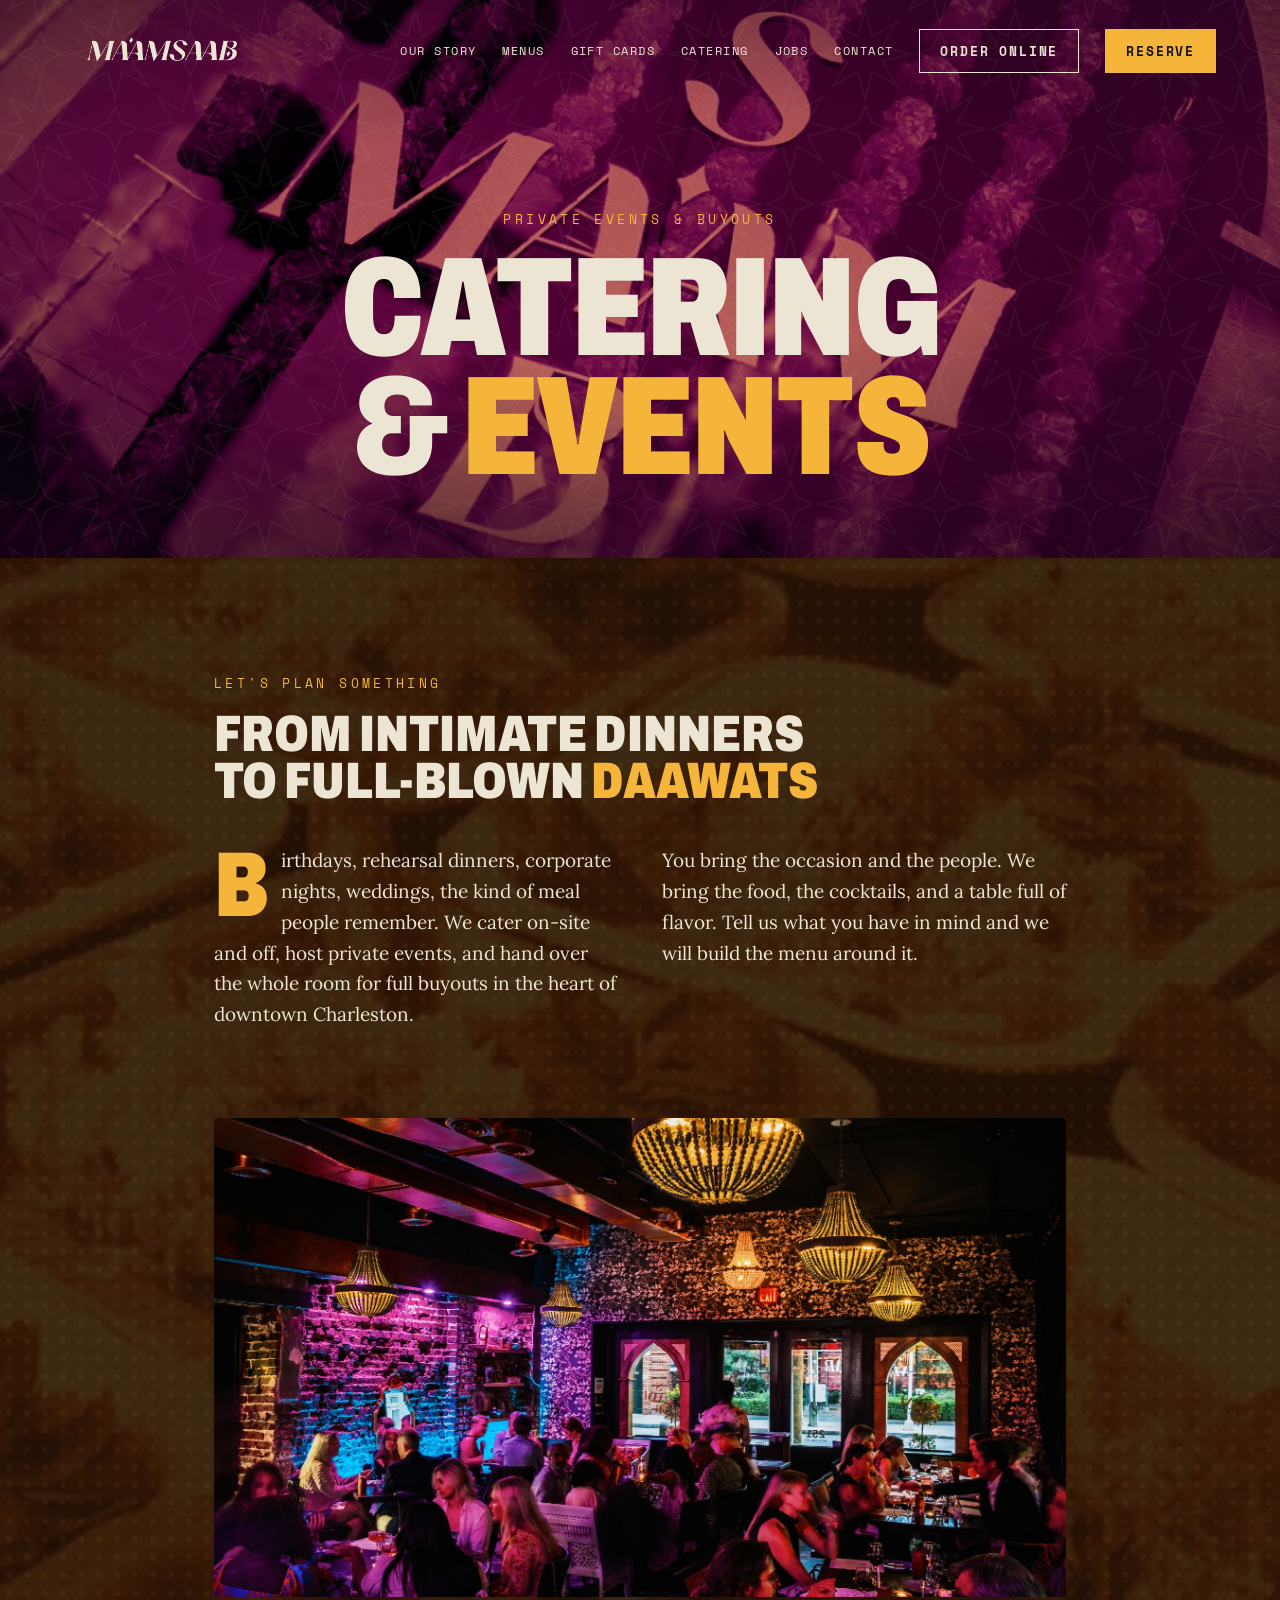
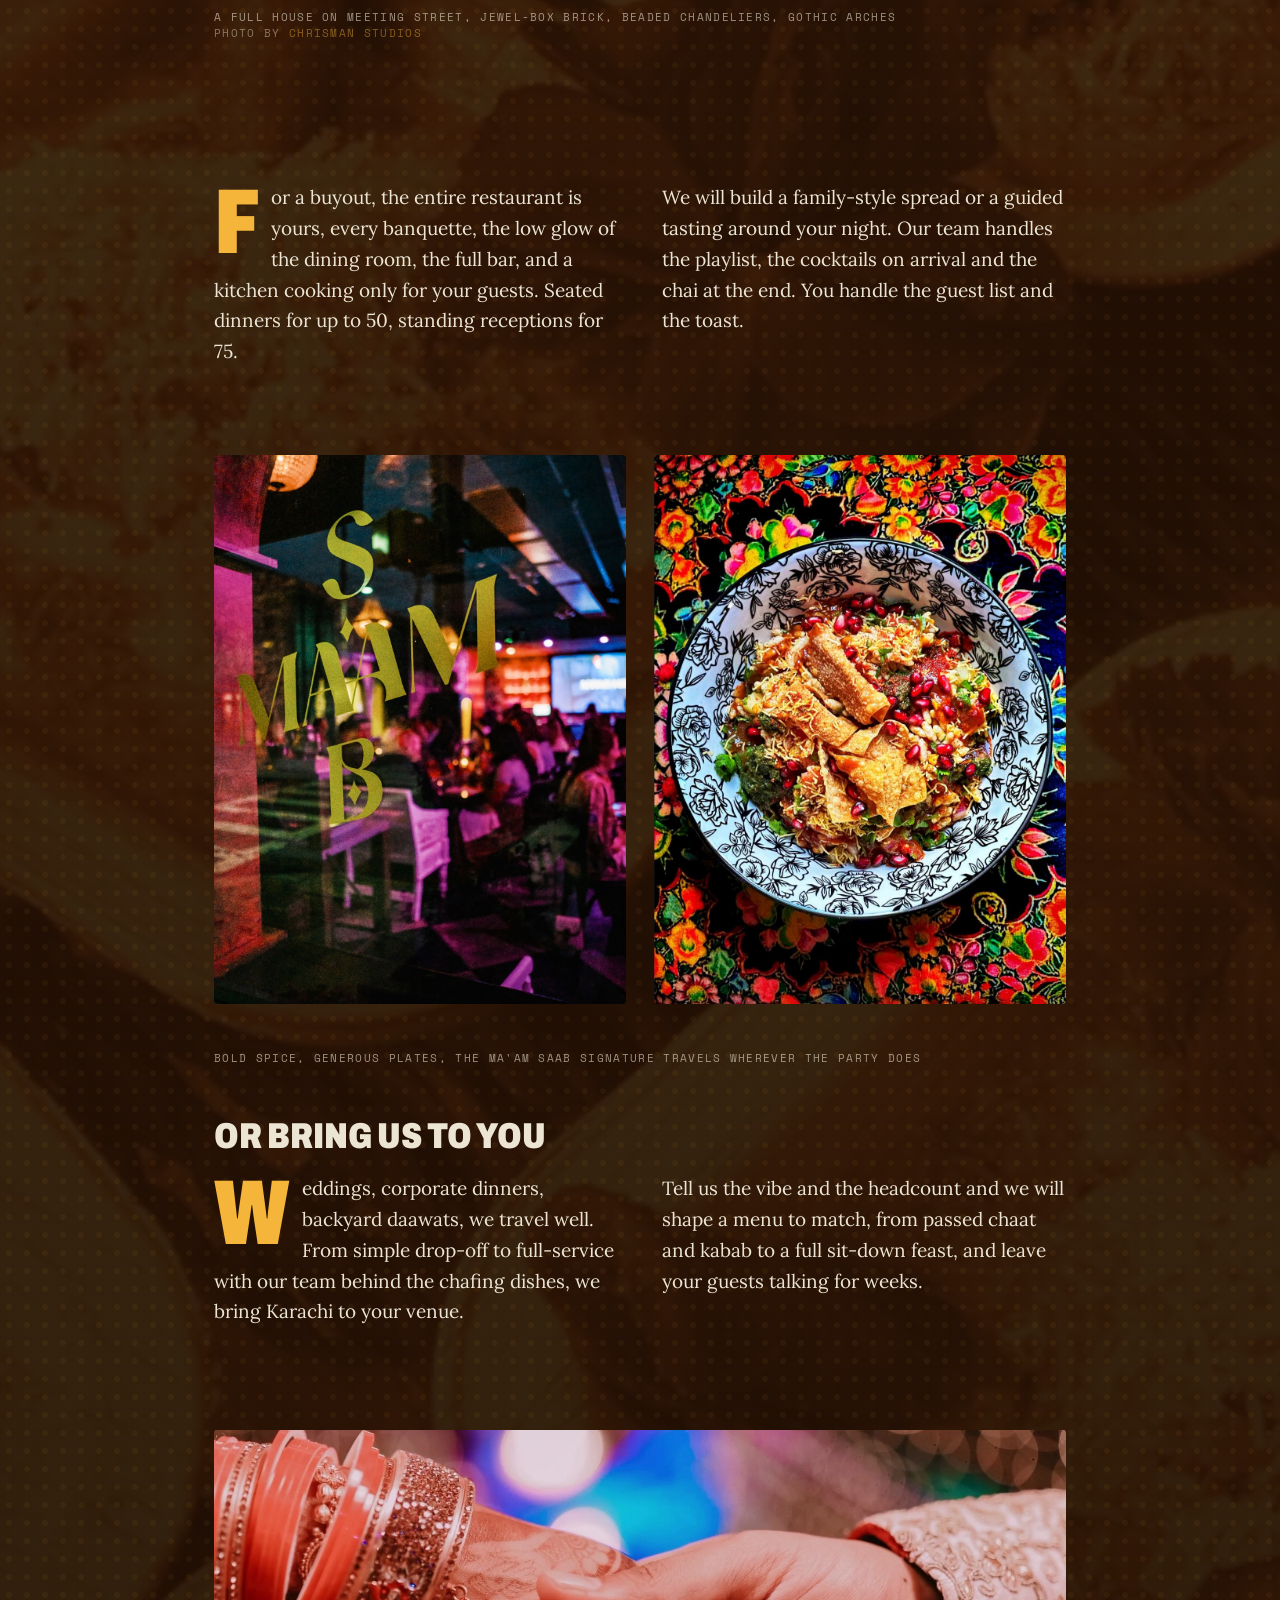
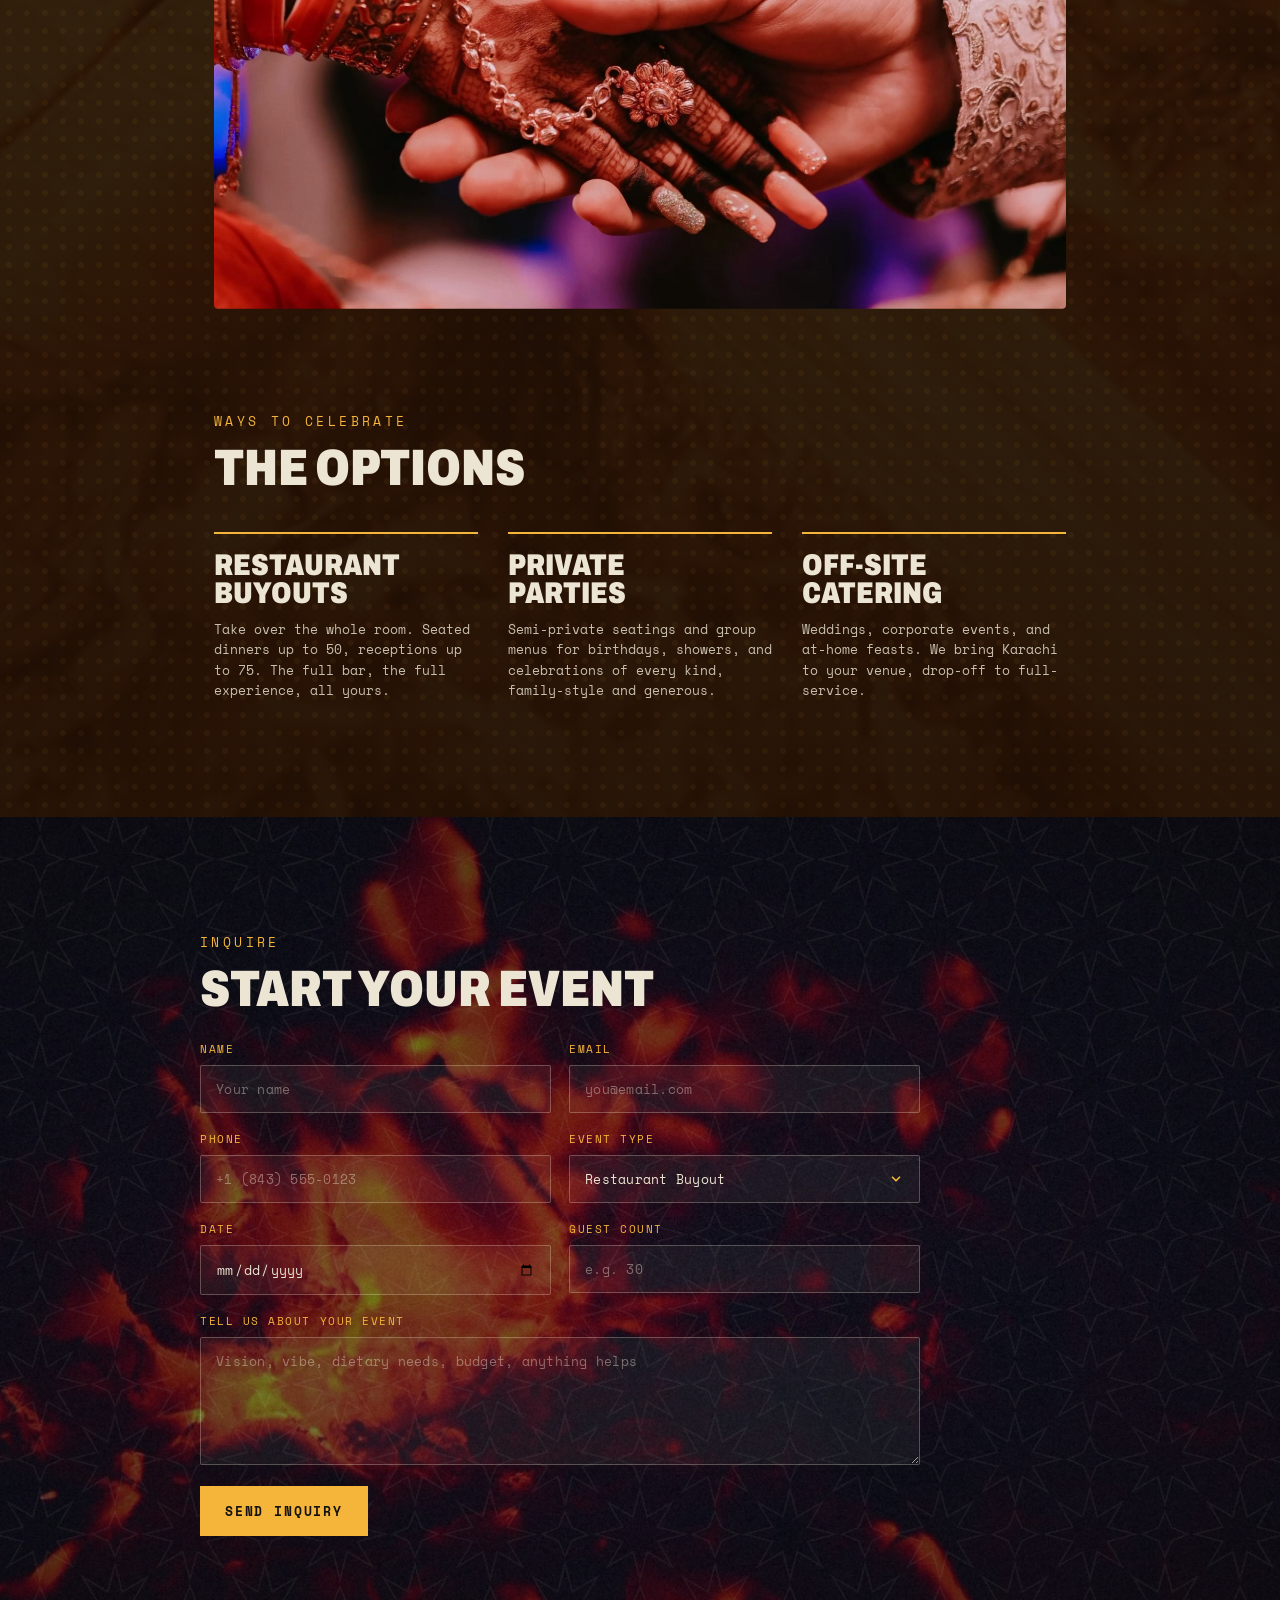
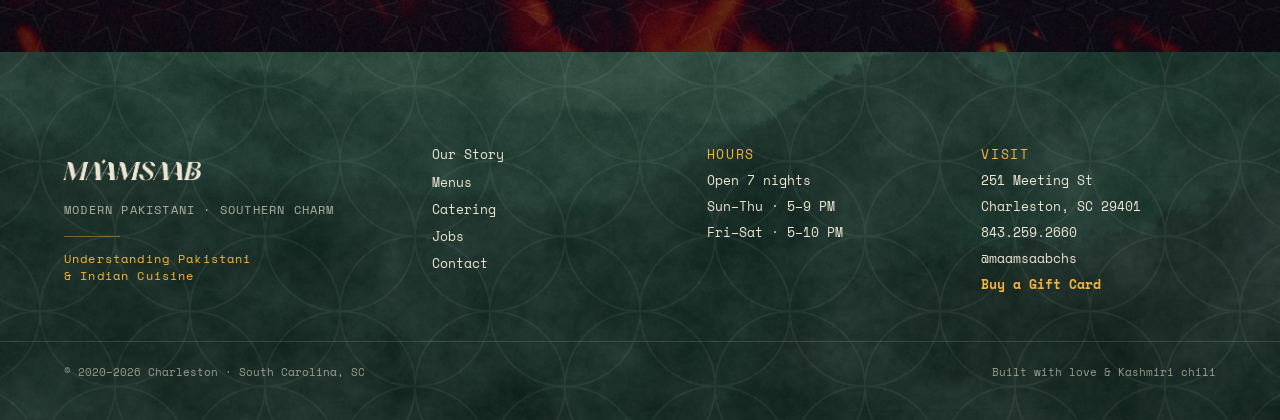
<file: catering.html>
<!doctype html>
<html lang="en">
<head>
<meta charset="utf-8" />
<meta name="viewport" content="width=device-width, initial-scale=1" />
<title>Catering, Buyouts &amp; Private Events · Charleston · South Carolina SC</title>
<meta name="description" content="Cater your next event with Ma'am Saab, modern Pakistani feasts for parties, weddings, corporate events and full restaurant buyouts in Charleston, SC. Inquire today." />
<meta name="theme-color" content="#0C3D2B" />
<link rel="canonical" href="https://maamsaabchs.com/catering" />
<meta property="og:type" content="website" />
<meta property="og:title" content="Catering &amp; Events at Ma'am Saab, Charleston, SC" />
<meta property="og:description" content="From intimate buyouts to full-blown daawats. We bring the food, the cocktails, and a table full of flavor." />
<meta property="og:image" content="https://maamsaabchs.com/assets/photos/storefront-garlands-cine.jpg" />
<link rel="preconnect" href="https://fonts.googleapis.com" />
<link rel="preconnect" href="https://fonts.gstatic.com" crossorigin />
<link href="https://fonts.googleapis.com/css2?family=Anton&family=Archivo:ital,wght@0,400;0,600;0,800;0,900;1,600;1,900&family=Space+Mono:wght@400;700&family=Noto+Kufi+Arabic:wght@500;700;900&display=swap" rel="stylesheet" />
<link rel="stylesheet" href="riso.css" />
<link rel="stylesheet" href="patterns.css" />
<link href="https://fonts.googleapis.com/css2?family=Lora:wght@400;500;600&display=swap" rel="stylesheet" />
<link rel="stylesheet" href="site.css" />
<style id="bodyFontVars">
  :root{ --bodyfont:"Lora",serif; --bodyweight:400; --bodysize:16.5px; --bodylh:1.65; --bodytrack:0em; }
  /* every paragraph / body-copy role on the site */
  .lede,.mag > p:not(.eyebrow),.faq .ans,.rb-step p,.tl .td,.dc,.person > div > p:not(.eyebrow),.person > p:not(.eyebrow),p.body,.qa p{
    font-family:var(--bodyfont);
    font-weight:var(--bodyweight);
    font-size:var(--bodysize);
    letter-spacing:var(--bodytrack);
    line-height:var(--bodylh);
  }
</style>
<script type="application/ld+json">
{"@context":"https://schema.org","@type":"WebPage","name":"Catering & Events at Ma'am Saab","url":"https://maamsaabchs.com/catering",
"about":{"@type":"Restaurant","name":"Ma'am Saab","servesCuisine":["Pakistani","Indian"],"address":{"@type":"PostalAddress","streetAddress":"251 Meeting St","addressLocality":"Charleston","addressRegion":"SC","postalCode":"29401","addressCountry":"US"},"telephone":"+1-843-259-2660"}}
</script>
<style>
  /* desktop serif scale */
  @media(min-width:900px){
    .lede,.mag p,.mag .dc,.faq .ans,.tl .td,.dc,.person p,p.body,.qa p{font-size:19px!important;line-height:1.62!important}
    .pullq p{font-size:26px!important}
    blockquote p{font-size:23px!important}
  }
</style>
<link rel="icon" type="image/png" sizes="32x32" href="assets/favicon-32.png" />
<link rel="icon" type="image/png" sizes="16x16" href="assets/favicon-16.png" />
<link rel="apple-touch-icon" sizes="180x180" href="assets/favicon-180.png" />
<link rel="manifest" href="site.webmanifest" />
</head>
<body>

<header class="nav scrolled" id="nav">
  <div class="wrapw nav-inner">
    <a href="index.html" aria-label="Ma'am Saab home"><img class="logo" src="assets/wm__cream.png" alt="Ma'am Saab" / fetchpriority="high" decoding="async"></a>
    <nav class="nav-links" aria-label="Primary">
      <a href="our-story.html">Our Story</a>
      <a href="menu.html">Menus</a>
      <a href="https://order.toasttab.com/egiftcards/ma-am-saab-251-meeting-street" target="_blank" rel="noopener">Gift Cards</a>
      <a href="catering.html">Catering</a>
      <a href="jobs.html">Jobs</a>
      <a href="contact.html">Contact</a>
      <a class="btn btn-ghost" href="https://order.toasttab.com/online/ma-am-saab-251-meeting-street" target="_blank" rel="noopener" style="color:var(--cream)">Order Online</a>
      <a class="btn btn-gold" href="https://www.opentable.com/r/maam-saab-reservations-charleston?restref=1202641&lang=en-US&ot_source=Restaurant%20website" target="_blank" rel="noopener">Reserve</a>
    </nav>
    <button class="nav-toggle" id="navToggle" aria-label="Open menu"><span></span><span></span><span></span></button>
  </div>
</header>
<div class="mobile-menu" id="mobileMenu">
  <span class="mm-eyebrow">Charleston · South Carolina</span>
  <a href="our-story.html">Our Story</a>
  <a href="menu.html">Menus</a>
  <a href="https://order.toasttab.com/egiftcards/ma-am-saab-251-meeting-street" target="_blank" rel="noopener">Gift Cards</a>
  <a href="catering.html">Catering</a>
  <a href="jobs.html">Jobs</a>
  <a href="contact.html">Contact</a>
  <a class="mm-cta" href="https://order.toasttab.com/online/ma-am-saab-251-meeting-street" target="_blank" rel="noopener">Order Online</a>
  <a class="mm-cta" href="https://www.opentable.com/r/maam-saab-reservations-charleston?restref=1202641&lang=en-US&ot_source=Restaurant%20website" target="_blank" rel="noopener">Reserve</a>
  <span class="mm-foot">Open 7 nights<br/>Sun&ndash;Thu 5&ndash;9 PM · Fri&ndash;Sat 5&ndash;10 PM<br/>251 Meeting St, Charleston</span>
</div>

<!-- HERO -->
<section class="phero" style="background:#180616">
  <div class="frame" style="position:absolute;inset:0;z-index:0;background:#180616"><img src="assets/photos/storefront-garlands-duo.jpg" alt="Ma'am Saab storefront dressed in marigold garlands" style="object-position:center 40%;filter:contrast(1.18) brightness(.82) saturate(1.08)"/ loading="lazy" decoding="async"><div class="gr"></div></div>
  <div style="position:absolute;inset:0;z-index:1;background:radial-gradient(105% 90% at 50% 42%,rgba(18,3,20,0) 26%,rgba(18,3,20,.5) 62%,rgba(14,2,16,.93) 100%)"></div>
  <div class="secpat pat-khatam" style="opacity:.05;background-size:150px 150px;z-index:2"></div>
  <div class="wrapw" style="position:relative;z-index:3;width:100%;text-align:center">
    <p class="eyebrow" style="color:var(--gold);margin-bottom:20px">Private events &amp; buyouts</p>
    <h1>Catering<br/>&amp; <span style="color:var(--gold)">events</span></h1>
  </div>
</section>

<!-- LET'S PLAN SOMETHING — badshahi emerald -->
<section class="sec" id="plan" style="position:relative;overflow:hidden;background:#1a0d04">
  <div class="frame" style="position:absolute;inset:0;z-index:0;background:#1a0d04"><img src="assets/photos/datenight-warm.jpg" alt="A night at Ma'am Saab" style="object-position:center"/ loading="lazy" decoding="async"><div class="gr"></div></div>
  <div style="position:absolute;inset:0;z-index:1;background:linear-gradient(180deg,rgba(26,13,4,.82),rgba(26,13,4,.92))"></div>
  <div class="secpat pat-halftone" style="opacity:.05;color:var(--gold);background-size:18px 18px;z-index:2"></div>
  <div class="wrapw" style="position:relative;z-index:3;max-width:980px;margin:0 auto">
    <p class="eyebrow reveal" style="color:var(--gold);margin-bottom:18px">Let's plan something</p>
    <h2 class="hmed reveal d1" style="color:var(--cream);margin-bottom:clamp(28px,4vw,40px)">From intimate dinners<br/>to full-blown <span style="color:var(--gold)">daawats</span></h2>
    <div class="mag reveal d2">
      <p class="dc">Birthdays, rehearsal dinners, corporate nights, weddings, the kind of meal people remember. We cater on-site and off, host private events, and hand over the whole room for full buyouts in the heart of downtown Charleston.</p>
      <p>You bring the occasion and the people. We bring the food, the cocktails, and a table full of flavor. Tell us what you have in mind and we will build the menu around it.</p>
    </div>

    <!-- FIGURE 1 — the room -->
    <figure class="reveal" style="margin:clamp(48px,7vw,88px) 0 0">
      <div class="frame" style="aspect-ratio:16/9;clip-path:inset(0 round 4px)"><img src="assets/photos/event-room.jpg" alt="A full house at Ma'am Saab on Meeting Street" style="object-position:center 42%"/ loading="lazy" decoding="async"><div class="gr"></div></div>
      <figcaption class="mono" style="font-size:11px;letter-spacing:.12em;text-transform:uppercase;color:var(--cream);opacity:.6;margin-top:12px">A full house on Meeting Street, jewel-box brick, beaded chandeliers, Gothic arches<div><span style="opacity:.75">Photo by <a href="https://chrismanstudios.com" target="_blank" rel="noopener" style="color:var(--gold)">Chrisman Studios</a></span></div></figcaption>
    </figure>

    <!-- BUYOUT LEDE -->
    <div style="margin:clamp(48px,7vw,88px) 0 0">
      <h3 class="hmed reveal" style="font-size:clamp(22px,3vw,36px);color:var(--cream);margin-bottom:20px">Take the whole room</h3>
      <div class="mag reveal d1">
        <p class="dc">For a buyout, the entire restaurant is yours, every banquette, the low glow of the dining room, the full bar, and a kitchen cooking only for your guests. Seated dinners for up to 50, standing receptions for 75.</p>
        <p>We will build a family-style spread or a guided tasting around your night. Our team handles the playlist, the cocktails on arrival and the chai at the end. You handle the guest list and the toast.</p>
      </div>
    </div>

    <!-- FIGURE PAIR — lettering + chaat -->
    <div class="reveal" style="display:grid;grid-template-columns:1fr 1fr;gap:clamp(16px,2.5vw,28px);margin:clamp(48px,7vw,88px) 0 0">
      <figure style="margin:0">
        <div class="frame" style="aspect-ratio:3/4;clip-path:inset(0 round 4px)"><img src="assets/photos/chaat-event.jpg" alt="Gilded Ma'am Saab window lettering" style="object-position:center"/ loading="lazy" decoding="async"><div class="gr"></div></div>
      </figure>
      <figure style="margin:0">
        <div class="frame" style="aspect-ratio:3/4;clip-path:inset(0 round 4px)"><img src="assets/photos/chaat-floral.jpg" alt="Chaat plated and dressed with edible flowers for an event" style="object-position:center"/ loading="lazy" decoding="async"><div class="gr"></div></div>
      </figure>
    </div>
    <figcaption class="mono reveal" style="font-size:11px;letter-spacing:.12em;text-transform:uppercase;color:var(--cream);opacity:.6;margin-top:12px">Bold spice, generous plates, the Ma'am Saab signature travels wherever the party does</figcaption>

    <!-- OFF-SITE LEDE -->
    <div style="margin:clamp(48px,7vw,88px) 0 0">
      <h3 class="hmed reveal" style="font-size:clamp(22px,3vw,36px);color:var(--cream);margin-bottom:20px">Or bring us to you</h3>
      <div class="mag reveal d1">
        <p class="dc">Weddings, corporate dinners, backyard daawats, we travel well. From simple drop-off to full-service with our team behind the chafing dishes, we bring Karachi to your venue.</p>
        <p>Tell us the vibe and the headcount and we will shape a menu to match, from passed chaat and kabab to a full sit-down feast, and leave your guests talking for weeks.</p>
      </div>
    </div>

    <!-- FEATURE IMAGE -->
    <div class="reveal frame" style="max-width:880px;aspect-ratio:16/9;margin:clamp(56px,8vw,104px) auto 0;clip-path:inset(0 round 4px)"><img src="assets/photos/datenight-hands.jpg" alt="Henna-adorned hands at a celebration at Ma'am Saab" style="object-position:center 40%"/ loading="lazy" decoding="async"><div class="gr"></div></div>

    <!-- OPTIONS -->
    <div style="max-width:880px;margin:clamp(56px,8vw,104px) auto 0">
      <div>
        <p class="eyebrow reveal" style="color:var(--gold);margin-bottom:14px">Ways to celebrate</p>
        <h2 class="hmed reveal d1" style="color:var(--cream);margin-bottom:clamp(28px,4vw,40px)">The options</h2>
        <div class="reveal d1" style="display:grid;grid-template-columns:repeat(3,1fr);gap:30px">
          <div style="border-top:2px solid var(--gold);padding-top:18px">
            <h3 class="hmed" style="font-size:clamp(20px,2.6vw,30px);color:var(--cream);margin-bottom:12px">Restaurant<br/>Buyouts</h3>
            <p class="mono" style="font-size:12.5px;line-height:1.65;color:var(--cream);opacity:.82">Take over the whole room. Seated dinners up to 50, receptions up to 75. The full bar, the full experience, all yours.</p>
          </div>
          <div style="border-top:2px solid var(--gold);padding-top:18px">
            <h3 class="hmed" style="font-size:clamp(20px,2.6vw,30px);color:var(--cream);margin-bottom:12px">Private<br/>Parties</h3>
            <p class="mono" style="font-size:12.5px;line-height:1.65;color:var(--cream);opacity:.82">Semi-private seatings and group menus for birthdays, showers, and celebrations of every kind, family-style and generous.</p>
          </div>
          <div style="border-top:2px solid var(--gold);padding-top:18px">
            <h3 class="hmed" style="font-size:clamp(20px,2.6vw,30px);color:var(--cream);margin-bottom:12px">Off-Site<br/>Catering</h3>
            <p class="mono" style="font-size:12.5px;line-height:1.65;color:var(--cream);opacity:.82">Weddings, corporate events, and at-home feasts. We bring Karachi to your venue, drop-off to full-service.</p>
          </div>
        </div>
      </div>
    </div>

    </div>
  </div>
</section>

<!-- FORM — separate section -->
<section class="sec" style="position:relative;overflow:hidden;background:#0a0402">
  <div class="frame" style="position:absolute;inset:0;z-index:0;background:#0a0402"><img src="assets/photos/charcoal.jpg" alt="Glowing charcoal embers" style="object-position:center"/ loading="lazy" decoding="async"></div>
  <div style="position:absolute;inset:0;z-index:1;background:radial-gradient(120% 100% at 50% 50%,rgba(10,4,2,.4),rgba(10,4,2,.78))"></div>
  <div class="secpat pat-khatam" style="opacity:.05;background-size:150px 150px;z-index:2"></div>
  <div class="wrapw" style="position:relative;z-index:3">

    <!-- INQUIRE -->
    <div id="inquire" style="max-width:880px;margin:0 auto">
      <div>
        <p class="eyebrow reveal" style="color:var(--gold);margin-bottom:14px">Inquire</p>
        <h2 class="hmed reveal d1" style="color:var(--cream);margin-bottom:28px">Start your event</h2>
        <form class="cform reveal d2" id="catForm" name="catering-inquiry" method="POST" action="/thanks" data-netlify="true" netlify-honeypot="bot-field" onsubmit="return msSubmit(event,'catForm')">
        <input type="hidden" name="form-name" value="catering-inquiry"/>
        <input type="hidden" name="subject" data-remove-prefix value="New catering inquiry · Ma'am Saab"/>
        <p hidden><label>Leave blank<input name="bot-field"/></label></p>
          <div><label>Name</label><input name="name" placeholder="Your name" required /></div>
          <div><label>Email</label><input name="email" type="email" placeholder="you@email.com" required /></div>
          <div><label>Phone</label><input name="phone" type="tel" inputmode="tel" autocomplete="tel" placeholder="+1 (843) 555-0123" /></div>
          <div><label>Event Type</label><select name="type"><option>Restaurant Buyout</option><option>Private Party</option><option>Off-Site Catering</option><option>Wedding</option><option>Corporate</option><option>Other</option></select></div>
          <div><label>Date</label><input name="date" type="date" /></div>
          <div><label>Guest Count</label><input name="guests" type="number" min="1" placeholder="e.g. 30" /></div>
          <div class="full"><label>Tell us about your event</label><textarea name="msg" placeholder="Vision, vibe, dietary needs, budget, anything helps"></textarea></div>
          <div class="full"><button class="btn btn-gold" type="submit">Send Inquiry</button></div>
          <p class="ok">Thank you, your inquiry is in. We'll reply within 1–2 business days.</p>
        </form>
      <div class="form-thanks" id="catFormThanks">
        <div class="ft-ur">شکریہ</div>
        <div class="ft-en">Thank you</div>
        <p>Your inquiry is in. We will be in touch to start planning your daawat.</p>
      </div>
      </div>
    </div>
  </div>
</section>

<!-- FOOTER -->
<footer class="footer">
  <div class="frame" style="position:absolute;inset:0;z-index:0;background:#072018"><img src="assets/photos/islamabad-emerald.jpg" alt="" style="object-position:center 18%;opacity:.95"/ loading="lazy" decoding="async"></div>
  <div style="position:absolute;inset:0;z-index:1;background:linear-gradient(180deg,rgba(7,32,24,.42),rgba(7,32,24,.66))"></div>
  <div class="secpat tex-plaster on-dark" style="z-index:2"></div>
  <div class="secpat pat-jali" style="opacity:.06;background-size:150px 150px;z-index:2"></div>
  <div class="wrapw" style="position:relative;z-index:3;display:grid;grid-template-columns:1.4fr 1fr 1fr 1fr;gap:40px">
    <div>
      <img src="assets/wm__cream.png" alt="Ma'am Saab" style="width:180px;display:block;margin:0 0 0 -22px" / loading="lazy" decoding="async">
      <p class="mono" style="font-size:12px;opacity:.7;margin-top:0px;letter-spacing:.1em">MODERN PAKISTANI · SOUTHERN CHARM</p>
      <div style="margin-top:18px;padding-top:14px;position:relative"><span style="position:absolute;top:0;left:0;width:56px;height:1px;background:rgba(244,181,58,.42)"></span><a class="mono" href="pakistani-vs-indian-food.html" style="font-size:11.5px;letter-spacing:.1em;color:var(--gold);display:inline-block;max-width:27.2ch">Understanding Pakistani &amp; Indian Cuisine</a></div>
    </div>
    <div class="mono" style="font-size:13px;line-height:2.1">
      <a href="our-story.html">Our Story</a><br/>
      <a href="menu.html">Menus</a><br/>
      <a href="catering.html">Catering</a><br/>
      <a href="jobs.html">Jobs</a><br/>
      <a href="contact.html">Contact</a>
    </div>
    <div class="mono" style="font-size:13px;line-height:2">
      <span style="color:var(--gold);letter-spacing:.12em">HOURS</span><br/>
      Open 7 nights<br/>Sun–Thu · 5–9 PM<br/>Fri–Sat · 5–10 PM
    </div>
    <div class="mono" style="font-size:13px;line-height:2">
      <span style="color:var(--gold);letter-spacing:.12em">VISIT</span><br/>
      251 Meeting St<br/>Charleston, SC 29401<br/><a href="tel:+18432592660">843.259.2660</a><br/>
      <a href="https://instagram.com/maamsaabchs">@maamsaabchs</a><br/>
      <a href="https://order.toasttab.com/egiftcards/ma-am-saab-251-meeting-street" target="_blank" rel="noopener" style="color:var(--gold);font-weight:700">Buy a Gift Card</a>
    </div>
  </div>
  <div class="wrapw" style="position:relative;z-index:3;margin-top:44px;padding-top:22px;border-top:1px solid rgba(236,229,212,.14);display:flex;justify-content:space-between;gap:14px;flex-wrap:wrap">
    <span class="mono" style="font-size:11px;opacity:.6">© 2020–2026 Charleston · South Carolina, SC</span>
    <span class="mono" style="font-size:11px;opacity:.6">Built with love &amp; Kashmiri chili</span>
  </div>
</footer>

<div class="mcta">
  <a href="https://www.opentable.com/r/maam-saab-reservations-charleston?restref=1202641&lang=en-US&ot_source=Restaurant%20website" target="_blank" rel="noopener" style="background:var(--gold);color:var(--ink)">Reserve</a>
  <a href="https://order.toasttab.com/online/ma-am-saab-251-meeting-street" target="_blank" rel="noopener" style="background:var(--ink);color:var(--cream)">Order Online</a>
</div>

<script src="site.js"></script>
<script>
function msSubmit(e,id){e.preventDefault();var f=document.getElementById(id);var nm=(f.querySelector('[name=name]')||{}).value||'someone';var sel=f.querySelector('select');var extra=sel?sel.value:'';var labels={'contact':'New message','jobs-application':'New application','catering-inquiry':'New catering inquiry'};var base=labels[f.getAttribute('name')]||'New submission';var subj=base+' from '+nm+(extra?(' · '+extra):'');var sf=f.querySelector('[name=subject]');if(sf)sf.value=subj;var body=new URLSearchParams(new FormData(f)).toString();function done(){f.style.display='none';var t=document.getElementById(id+'Thanks');if(t){t.classList.add('show');t.scrollIntoView({behavior:'smooth',block:'center'});}}fetch('/',{method:'POST',headers:{'Content-Type':'application/x-www-form-urlencoded'},body:body}).then(done).catch(done);return false;}
</script>
<script>
(function(){
  var p=document.querySelector('input[name=phone]');
  if(!p) return;
  p.setAttribute('placeholder','+1 (843) 555-0123');
  function fmt(){
    var raw=p.value;
    var hasPlus=raw.trim().charAt(0)==='+';
    var allDigits=raw.replace(/\D/g,'');
    if(hasPlus && !/^1/.test(allDigits)){ p.value='+'+allDigits; return; }
    var d=allDigits;
    if(d.charAt(0)==='1') d=d.slice(1);
    d=d.slice(0,10);
    var out='';
    if(d.length>0) out='+1 ('+d.slice(0,3);
    if(d.length>3) out+=') '+d.slice(3,6);
    else if(d.length===3) out+=')';
    if(d.length>6) out+='-'+d.slice(6,10);
    p.value=out;
  }
  p.addEventListener('input',fmt);
  p.addEventListener('blur',function(){
    var d=p.value.replace(/\D/g,'');
    p.setCustomValidity(p.value && d.length<7 ? 'Please enter a valid phone number' : '');
  });
})();
</script>

</body>
</html>
</file>
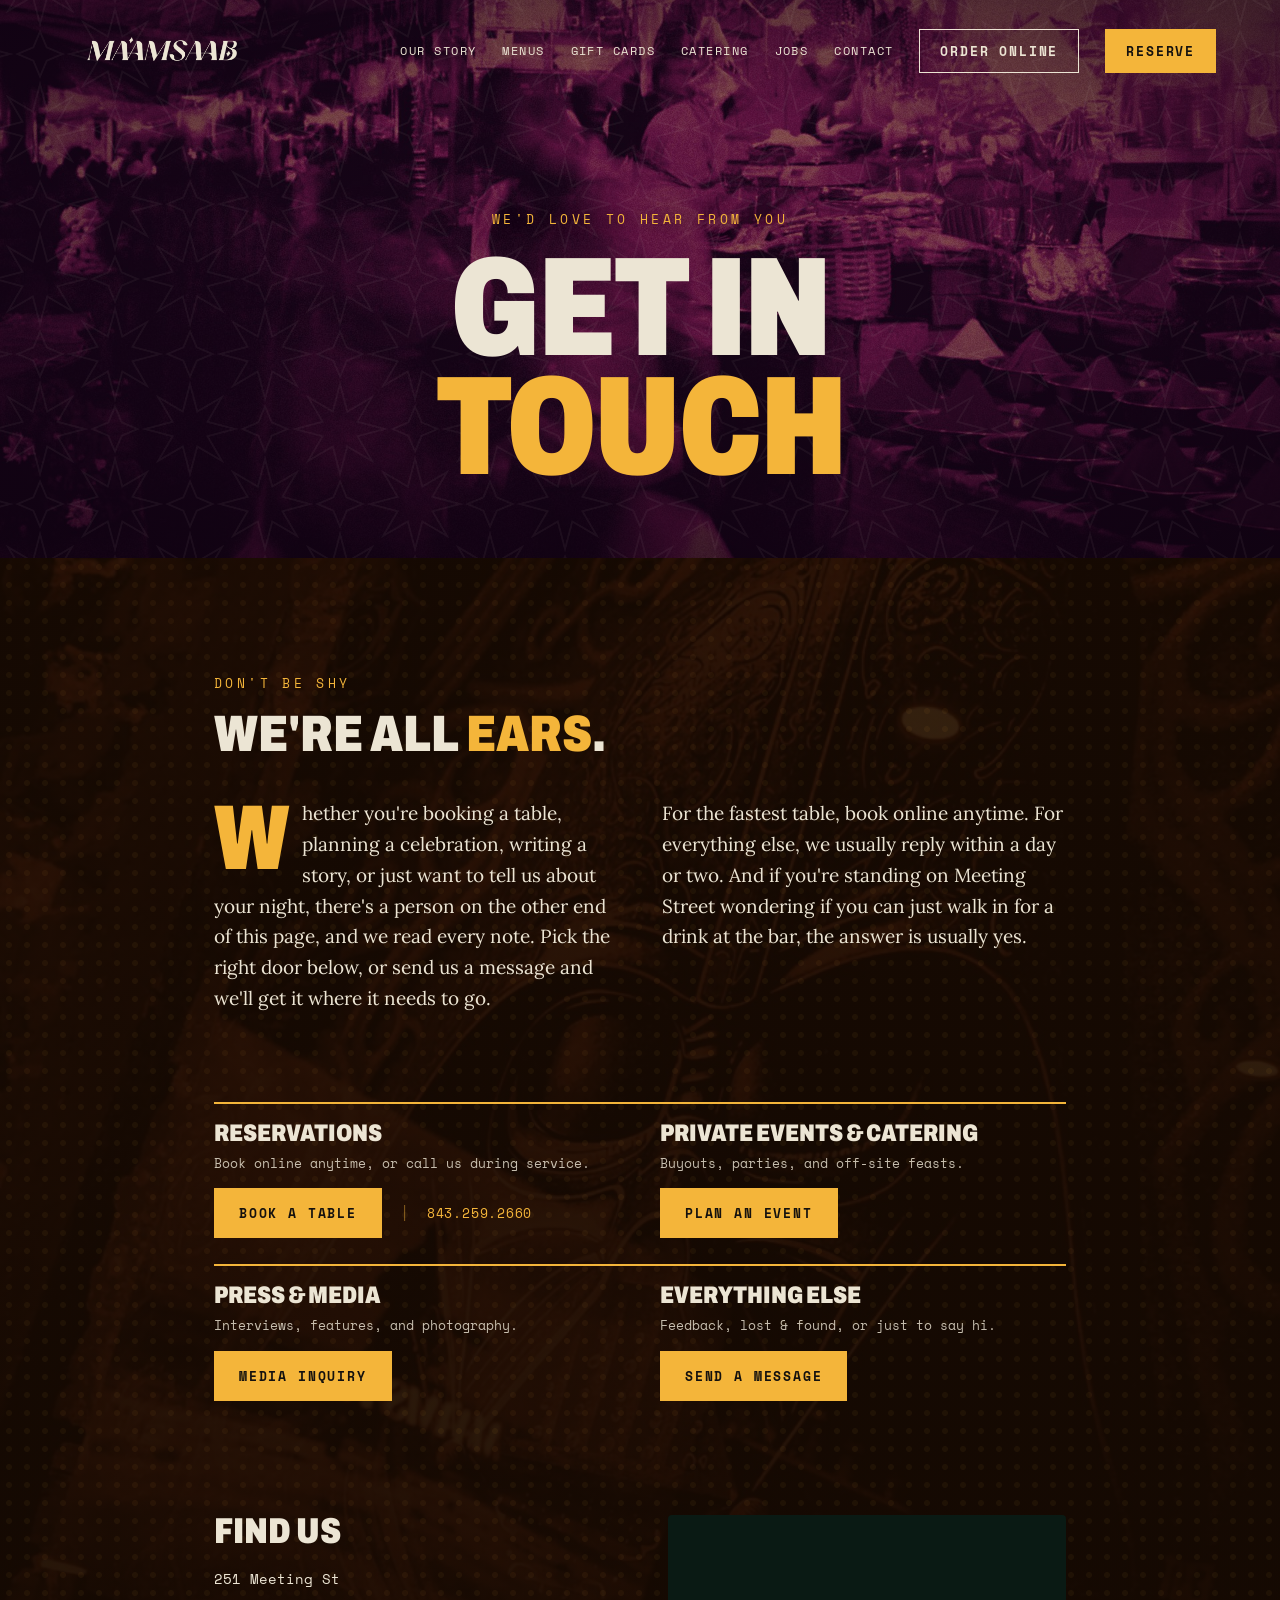
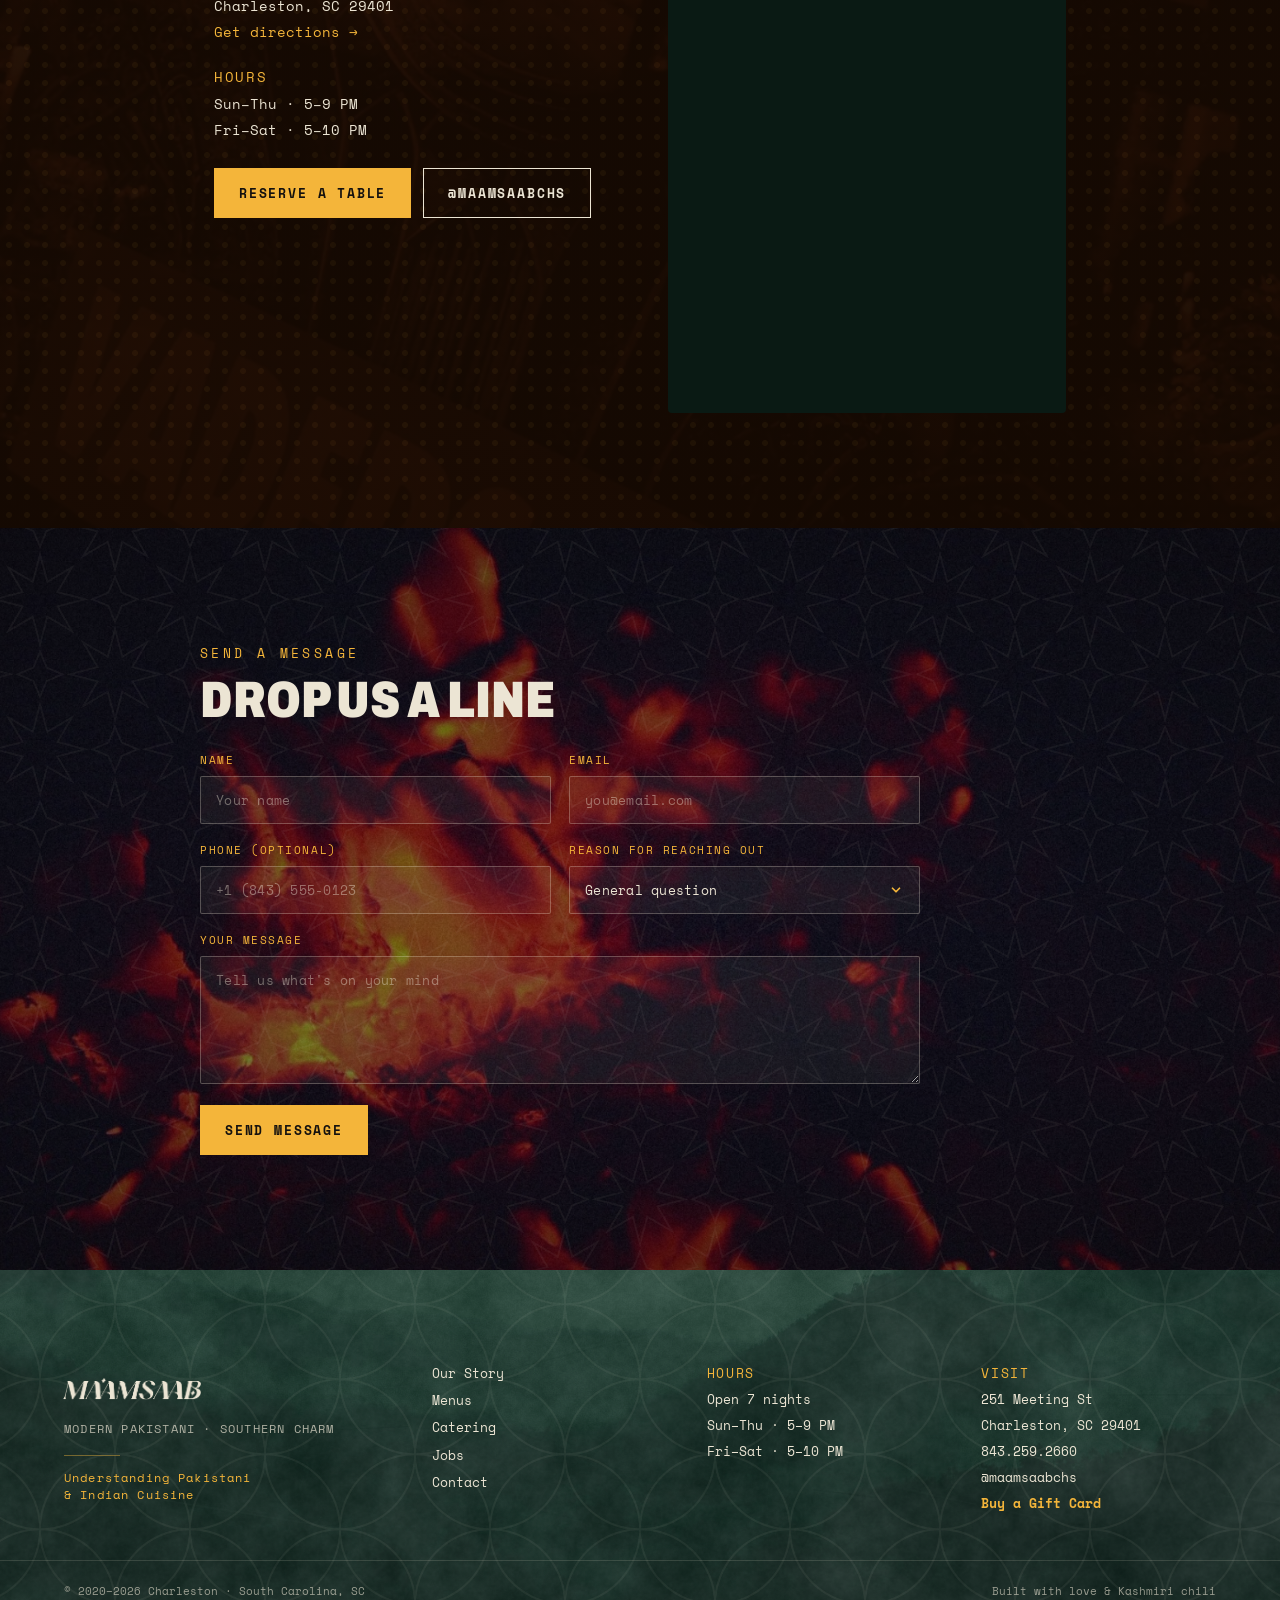
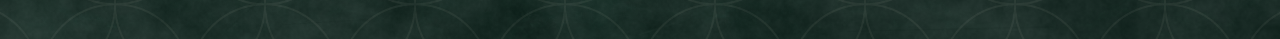
<file: contact.html>
<!doctype html>
<html lang="en">
<head>
<meta charset="utf-8" />
<meta name="viewport" content="width=device-width, initial-scale=1" />
<title>Contact · Ma'am Saab · Modern Pakistani, Charleston SC</title>
<meta name="description" content="Get in touch with Ma'am Saab in Charleston, SC. Reservations, private events, press, feedback, and general questions, we'd love to hear from you. 251 Meeting St · 843.259.2660." />
<meta name="theme-color" content="#0C3D2B" />
<link rel="canonical" href="https://maamsaabchs.com/contact" />
<meta property="og:type" content="website" />
<meta property="og:title" content="Contact Ma'am Saab, Charleston, SC" />
<meta property="og:description" content="Reservations, events, press, or just to say hello. Get in touch." />
<meta property="og:image" content="https://maamsaabchs.com/assets/photos/storefront-window.jpg" />
<link rel="preconnect" href="https://fonts.googleapis.com" />
<link rel="preconnect" href="https://fonts.gstatic.com" crossorigin />
<link href="https://fonts.googleapis.com/css2?family=Anton&family=Archivo:ital,wght@0,400;0,600;0,800;0,900;1,600;1,900&family=Space+Mono:wght@400;700&family=Noto+Kufi+Arabic:wght@500;700;900&display=swap" rel="stylesheet" />
<link rel="stylesheet" href="riso.css" />
<link rel="stylesheet" href="patterns.css" />
<link href="https://fonts.googleapis.com/css2?family=Lora:wght@400;500;600&display=swap" rel="stylesheet" />
<link rel="stylesheet" href="site.css" />
<style id="bodyFontVars">
  :root{ --bodyfont:"Lora",serif; --bodyweight:400; --bodysize:16.5px; --bodylh:1.65; --bodytrack:0em; }
  /* every paragraph / body-copy role on the site */
  .lede,.mag > p:not(.eyebrow),.faq .ans,.rb-step p,.tl .td,.dc,.person > div > p:not(.eyebrow),.person > p:not(.eyebrow),p.body,.qa p{
    font-family:var(--bodyfont);
    font-weight:var(--bodyweight);
    font-size:var(--bodysize);
    letter-spacing:var(--bodytrack);
    line-height:var(--bodylh);
  }
</style>
<style>
  .resv-row{display:flex;align-items:center;gap:18px;flex-wrap:wrap;margin-top:14px}
  .resv-sep{color:var(--gold);opacity:.45;font-family:"Space Mono",monospace;font-size:15px}
  @media(max-width:680px){.resv-row{flex-direction:column;align-items:flex-start;gap:12px}.resv-sep{display:none}}
  @media(max-width:780px){.channels>div{padding-left:0 !important;padding-right:0 !important}}
</style>
<script type="application/ld+json">
{"@context":"https://schema.org","@type":"Restaurant","name":"Ma'am Saab","servesCuisine":["Pakistani","Indian"],
"url":"https://maamsaabchs.com/contact","telephone":"+1-843-259-2660","priceRange":"$$$",
"address":{"@type":"PostalAddress","streetAddress":"251 Meeting St","addressLocality":"Charleston","addressRegion":"SC","postalCode":"29401","addressCountry":"US"},
"openingHoursSpecification":[
 {"@type":"OpeningHoursSpecification","dayOfWeek":["Sunday","Tuesday","Wednesday","Thursday"],"opens":"17:00","closes":"21:00"},
 {"@type":"OpeningHoursSpecification","dayOfWeek":["Friday","Saturday"],"opens":"17:00","closes":"22:00"}
]}
</script>
<style>
  /* desktop serif scale */
  @media(min-width:900px){
    .lede,.mag p,.mag .dc,.faq .ans,.tl .td,.dc,.person p,p.body,.qa p{font-size:19px!important;line-height:1.62!important}
    .pullq p{font-size:26px!important}
    blockquote p{font-size:23px!important}
  }
</style>
<link rel="icon" type="image/png" sizes="32x32" href="assets/favicon-32.png" />
<link rel="icon" type="image/png" sizes="16x16" href="assets/favicon-16.png" />
<link rel="apple-touch-icon" sizes="180x180" href="assets/favicon-180.png" />
<link rel="manifest" href="site.webmanifest" />
</head>
<body>

<header class="nav scrolled" id="nav">
  <div class="wrapw nav-inner">
    <a href="index.html" aria-label="Ma'am Saab home"><img class="logo" src="assets/wm__cream.png" alt="Ma'am Saab" / fetchpriority="high" decoding="async"></a>
    <nav class="nav-links" aria-label="Primary">
      <a href="our-story.html">Our Story</a>
      <a href="menu.html">Menus</a>
      <a href="https://order.toasttab.com/egiftcards/ma-am-saab-251-meeting-street" target="_blank" rel="noopener">Gift Cards</a>
      <a href="catering.html">Catering</a>
      <a href="jobs.html">Jobs</a>
      <a href="contact.html">Contact</a>
      <a class="btn btn-ghost" href="https://order.toasttab.com/online/ma-am-saab-251-meeting-street" target="_blank" rel="noopener" style="color:var(--cream)">Order Online</a>
      <a class="btn btn-gold" href="https://www.opentable.com/r/maam-saab-reservations-charleston?restref=1202641&lang=en-US&ot_source=Restaurant%20website" target="_blank" rel="noopener">Reserve</a>
    </nav>
    <button class="nav-toggle" id="navToggle" aria-label="Open menu"><span></span><span></span><span></span></button>
  </div>
</header>
<div class="mobile-menu" id="mobileMenu">
  <span class="mm-eyebrow">Charleston · South Carolina</span>
  <a href="our-story.html">Our Story</a>
  <a href="menu.html">Menus</a>
  <a href="https://order.toasttab.com/egiftcards/ma-am-saab-251-meeting-street" target="_blank" rel="noopener">Gift Cards</a>
  <a href="catering.html">Catering</a>
  <a href="jobs.html">Jobs</a>
  <a href="contact.html">Contact</a>
  <a class="mm-cta" href="https://order.toasttab.com/online/ma-am-saab-251-meeting-street" target="_blank" rel="noopener">Order Online</a>
  <a class="mm-cta" href="https://www.opentable.com/r/maam-saab-reservations-charleston?restref=1202641&lang=en-US&ot_source=Restaurant%20website" target="_blank" rel="noopener">Reserve</a>
  <span class="mm-foot">Open 7 nights<br/>Sun&ndash;Thu 5&ndash;9 PM · Fri&ndash;Sat 5&ndash;10 PM<br/>251 Meeting St, Charleston</span>
</div>

<!-- HERO -->
<section class="phero" style="background:#0a1a14">
  <div class="frame" style="position:absolute;inset:0;z-index:0;background:#15041a"><img src="assets/photos/bazaar2-magenta.jpg" alt="A bustling South Asian bazaar" style="object-position:center 50%"/ loading="lazy" decoding="async"><div class="gr"></div></div>
  <div style="position:absolute;inset:0;z-index:1;background:radial-gradient(105% 90% at 50% 42%,rgba(18,3,20,.42) 0%,rgba(18,3,20,.42) 26%,rgba(16,2,18,.74) 62%,rgba(14,2,16,.94) 100%)"></div>
  <div class="secpat pat-khatam" style="opacity:.05;background-size:150px 150px;z-index:2"></div>
  <div class="wrapw" style="position:relative;z-index:3;width:100%;text-align:center">
    <p class="eyebrow" style="color:var(--gold);margin-bottom:20px;text-shadow:0 2px 14px rgba(0,0,0,.7)">We'd love to hear from you</p>
    <h1>Get in<br/><span style="color:var(--gold)">touch</span></h1>
  </div>
</section>

<!-- INTRO + CHANNELS -->
<section class="sec" style="position:relative;overflow:hidden;background:#1a0d04">
  <div class="frame" style="position:absolute;inset:0;z-index:0;background:#1a0d04"><img src="assets/photos/vadersaab-warm.jpg" alt="" style="object-position:center 30%"/ loading="lazy" decoding="async"><div class="gr"></div></div>
  <div style="position:absolute;inset:0;z-index:1;background:linear-gradient(180deg,rgba(20,9,2,.84),rgba(20,9,2,.93))"></div>
  <div class="secpat pat-halftone" style="opacity:.05;color:var(--gold);background-size:18px 18px;z-index:2"></div>
  <div class="wrapw" style="position:relative;z-index:3;max-width:980px;margin:0 auto">
    <p class="eyebrow reveal" style="color:var(--gold);margin-bottom:18px">Don't be shy</p>
    <h2 class="hmed reveal d1" style="color:var(--cream);margin-bottom:clamp(28px,4vw,40px)">We're all <span style="color:var(--gold)">ears</span>.</h2>
    <div class="mag reveal d2">
      <p class="dc">Whether you're booking a table, planning a celebration, writing a story, or just want to tell us about your night, there's a person on the other end of this page, and we read every note. Pick the right door below, or send us a message and we'll get it where it needs to go.</p>
      <p>For the fastest table, book online anytime. For everything else, we usually reply within a day or two. And if you're standing on Meeting Street wondering if you can just walk in for a drink at the bar, the answer is usually yes.</p>
    </div>

    <!-- CHANNELS -->
    <div class="channels" style="margin:clamp(48px,7vw,88px) 0 0;display:grid;grid-template-columns:repeat(2,1fr);gap:0">
      <div class="reveal" style="border-top:2px solid var(--gold);padding:18px 20px 26px 0">
        <h3 class="hmed" style="font-size:clamp(18px,2.2vw,24px);color:var(--cream);margin-bottom:10px">Reservations</h3>
        <p class="mono" style="font-size:12.5px;line-height:1.65;color:var(--cream);opacity:.82">Book online anytime, or call us during service.</p>
        <div class="resv-row">
          <a class="btn btn-gold" href="https://www.opentable.com/r/maam-saab-reservations-charleston?restref=1202641&lang=en-US&ot_source=Restaurant%20website" target="_blank" rel="noopener">Book a Table</a>
          <span class="resv-sep" aria-hidden="true">|</span>
          <a class="mono" href="tel:+18432592660" style="font-size:13px;letter-spacing:.06em;color:var(--gold)">843.259.2660</a>
        </div>
      </div>
      <div class="reveal d1" style="border-top:2px solid var(--gold);padding:18px 0 26px 20px">
        <h3 class="hmed" style="font-size:clamp(18px,2.2vw,24px);color:var(--cream);margin-bottom:10px">Private Events &amp; Catering</h3>
        <p class="mono" style="font-size:12.5px;line-height:1.65;color:var(--cream);opacity:.82">Buyouts, parties, and off-site feasts.</p>
        <div style="margin-top:14px"><a class="btn btn-gold" href="catering.html#message">Plan an Event</a></div>
      </div>
      <div class="reveal" style="border-top:2px solid var(--gold);padding:18px 20px 26px 0">
        <h3 class="hmed" style="font-size:clamp(18px,2.2vw,24px);color:var(--cream);margin-bottom:10px">Press &amp; Media</h3>
        <p class="mono" style="font-size:12.5px;line-height:1.65;color:var(--cream);opacity:.82">Interviews, features, and photography.</p>
        <div style="margin-top:14px"><a class="btn btn-gold" href="#message">Media Inquiry</a></div>
      </div>
      <div class="reveal d1" style="border-top:2px solid var(--gold);padding:18px 0 26px 20px">
        <h3 class="hmed" style="font-size:clamp(18px,2.2vw,24px);color:var(--cream);margin-bottom:10px">Everything Else</h3>
        <p class="mono" style="font-size:12.5px;line-height:1.65;color:var(--cream);opacity:.82">Feedback, lost &amp; found, or just to say hi.</p>
        <div style="margin-top:14px"><a class="btn btn-gold" href="#message">Send a Message</a></div>
      </div>
    </div>

    <!-- VISIT -->
    <div style="margin:clamp(48px,7vw,88px) 0 0;display:grid;grid-template-columns:1fr 1fr;gap:clamp(28px,5vw,56px);align-items:start">
      <div class="reveal">
        <h3 class="hmed" style="font-size:clamp(22px,3vw,36px);color:var(--cream);margin-bottom:18px">Find us</h3>
        <p class="mono" style="font-size:14px;line-height:1.9;color:var(--cream)">251 Meeting St<br/>Charleston, SC 29401<br/><a href="https://maps.google.com/?q=251+Meeting+St+Charleston+SC" style="color:var(--gold)">Get directions →</a></p>
        <p class="mono" style="font-size:14px;line-height:1.9;color:var(--cream);margin-top:18px"><span style="color:var(--gold);letter-spacing:.12em">HOURS</span><br/>Sun–Thu · 5–9 PM<br/>Fri–Sat · 5–10 PM</p>
        <div style="display:flex;gap:12px;flex-wrap:wrap;margin-top:24px">
          <a class="btn btn-gold" href="https://www.opentable.com/r/maam-saab-reservations-charleston?restref=1202641&lang=en-US&ot_source=Restaurant%20website" target="_blank" rel="noopener">Reserve a Table</a>
          <a class="btn btn-ghost" href="https://instagram.com/maamsaabchs" style="color:var(--cream)">@maamsaabchs</a>
        </div>
      </div>
      <div class="reveal d1" style="aspect-ratio:4/5;position:relative;overflow:hidden;border-radius:4px;background:#0a1a14">
        <iframe title="Map to Ma'am Saab, 251 Meeting St, Charleston SC" src="https://www.google.com/maps?q=Ma%27am+Saab,+251+Meeting+St,+Charleston,+SC+29401&output=embed" style="position:absolute;inset:0;width:100%;height:100%;border:0;filter:invert(.93) hue-rotate(175deg) sepia(.7) saturate(2.6) brightness(.82) contrast(1.04)" loading="lazy" referrerpolicy="no-referrer-when-downgrade"></iframe>
      </div>
    </div>
  </div>
</section>

<!-- FORM — charcoal -->
<section class="sec" style="position:relative;overflow:hidden;background:#0a0402">
  <div class="frame" style="position:absolute;inset:0;z-index:0;background:#0a0402"><img src="assets/photos/charcoal.jpg" alt="Glowing charcoal embers" style="object-position:center"/ loading="lazy" decoding="async"></div>
  <div style="position:absolute;inset:0;z-index:1;background:radial-gradient(120% 100% at 50% 50%,rgba(10,4,2,.4),rgba(10,4,2,.78))"></div>
  <div class="secpat pat-khatam" style="opacity:.05;background-size:150px 150px;z-index:2"></div>
  <div class="wrapw" style="position:relative;z-index:3">
    <div id="message" style="max-width:880px;margin:0 auto">
      <p class="eyebrow reveal" style="color:var(--gold);margin-bottom:14px">Send a message</p>
      <h2 class="hmed reveal d1" style="color:var(--cream);margin-bottom:28px">Drop us a line</h2>
      <form class="cform reveal d2" id="contactForm" name="contact" method="POST" action="/thanks" data-netlify="true" netlify-honeypot="bot-field" onsubmit="return msSubmit(event,'contactForm')">
        <input type="hidden" name="form-name" value="contact"/>
        <input type="hidden" name="subject" data-remove-prefix value="New website message · Ma'am Saab"/>
        <p hidden><label>Leave blank<input name="bot-field"/></label></p>
        <div><label>Name</label><input name="name" placeholder="Your name" required /></div>
        <div><label>Email</label><input name="email" type="email" placeholder="you@email.com" required /></div>
        <div><label>Phone (optional)</label><input name="phone" type="tel" inputmode="tel" autocomplete="tel" placeholder="e.g. +1 843 555 0123" /></div>
        <div><label>Reason for reaching out</label><select name="topic"><option>General question</option><option>Reservations</option><option>Private events &amp; catering</option><option>Press &amp; media</option><option>Feedback</option><option>Something else</option></select></div>
        <div class="full"><label>Your message</label><textarea name="msg" placeholder="Tell us what's on your mind"></textarea></div>
        <div class="full"><button class="btn btn-gold" type="submit">Send Message</button></div>
        <p class="ok">Thank you, your message is in. We'll get back to you within 1–2 business days.</p>
      </form>
      <div class="form-thanks" id="contactFormThanks">
        <div class="ft-ur">شکریہ</div>
        <div class="ft-en">Thank you</div>
        <p>Your message is in. We will get back to you within a day or two.</p>
      </div>
    </div>
  </div>
</section>

<!-- FOOTER -->
<footer class="footer">
  <div class="frame" style="position:absolute;inset:0;z-index:0;background:#072018"><img src="assets/photos/islamabad-emerald.jpg" alt="" style="object-position:center 18%;opacity:.95"/ loading="lazy" decoding="async"></div>
  <div style="position:absolute;inset:0;z-index:1;background:linear-gradient(180deg,rgba(7,32,24,.42),rgba(7,32,24,.66))"></div>
  <div class="secpat tex-plaster on-dark" style="z-index:2"></div>
  <div class="secpat pat-jali" style="opacity:.06;background-size:150px 150px;z-index:2"></div>
  <div class="wrapw" style="position:relative;z-index:3;display:grid;grid-template-columns:1.4fr 1fr 1fr 1fr;gap:40px">
    <div>
      <img src="assets/wm__cream.png" alt="Ma'am Saab" style="width:180px;display:block;margin:0 0 0 -22px" / loading="lazy" decoding="async">
      <p class="mono" style="font-size:12px;opacity:.7;margin-top:0px;letter-spacing:.1em">MODERN PAKISTANI · SOUTHERN CHARM</p>
      <div style="margin-top:18px;padding-top:14px;position:relative"><span style="position:absolute;top:0;left:0;width:56px;height:1px;background:rgba(244,181,58,.42)"></span><a class="mono" href="pakistani-vs-indian-food.html" style="font-size:11.5px;letter-spacing:.1em;color:var(--gold);display:inline-block;max-width:27.2ch">Understanding Pakistani &amp; Indian Cuisine</a></div>
    </div>
    <div class="mono" style="font-size:13px;line-height:2.1">
      <a href="our-story.html">Our Story</a><br/>
      <a href="menu.html">Menus</a><br/>
      <a href="catering.html">Catering</a><br/>
      <a href="jobs.html">Jobs</a><br/>
      <a href="contact.html">Contact</a>
    </div>
    <div class="mono" style="font-size:13px;line-height:2">
      <span style="color:var(--gold);letter-spacing:.12em">HOURS</span><br/>
      Open 7 nights<br/>Sun–Thu · 5–9 PM<br/>Fri–Sat · 5–10 PM
    </div>
    <div class="mono" style="font-size:13px;line-height:2">
      <span style="color:var(--gold);letter-spacing:.12em">VISIT</span><br/>
      251 Meeting St<br/>Charleston, SC 29401<br/><a href="tel:+18432592660">843.259.2660</a><br/>
      <a href="https://instagram.com/maamsaabchs">@maamsaabchs</a><br/>
      <a href="https://order.toasttab.com/egiftcards/ma-am-saab-251-meeting-street" target="_blank" rel="noopener" style="color:var(--gold);font-weight:700">Buy a Gift Card</a>
    </div>
  </div>
  <div class="wrapw" style="position:relative;z-index:3;margin-top:44px;padding-top:22px;border-top:1px solid rgba(236,229,212,.14);display:flex;justify-content:space-between;gap:14px;flex-wrap:wrap">
    <span class="mono" style="font-size:11px;opacity:.6">© 2020–2026 Charleston · South Carolina, SC</span>
    <span class="mono" style="font-size:11px;opacity:.6">Built with love &amp; Kashmiri chili</span>
  </div>
</footer>

<div class="mcta">
  <a href="https://www.opentable.com/r/maam-saab-reservations-charleston?restref=1202641&lang=en-US&ot_source=Restaurant%20website" target="_blank" rel="noopener" style="background:var(--gold);color:var(--ink)">Reserve</a>
  <a href="https://order.toasttab.com/online/ma-am-saab-251-meeting-street" target="_blank" rel="noopener" style="background:var(--ink);color:var(--cream)">Order Online</a>
</div>

<script src="site.js"></script>
<script>
function msSubmit(e,id){e.preventDefault();var f=document.getElementById(id);var nm=(f.querySelector('[name=name]')||{}).value||'someone';var sel=f.querySelector('select');var extra=sel?sel.value:'';var labels={'contact':'New message','jobs-application':'New application','catering-inquiry':'New catering inquiry'};var base=labels[f.getAttribute('name')]||'New submission';var subj=base+' from '+nm+(extra?(' · '+extra):'');var sf=f.querySelector('[name=subject]');if(sf)sf.value=subj;var body=new URLSearchParams(new FormData(f)).toString();function done(){f.style.display='none';var t=document.getElementById(id+'Thanks');if(t){t.classList.add('show');t.scrollIntoView({behavior:'smooth',block:'center'});}}fetch('/',{method:'POST',headers:{'Content-Type':'application/x-www-form-urlencoded'},body:body}).then(done).catch(done);return false;}
</script>
<script>
(function(){
  var p=document.querySelector('#contactForm input[name=phone]');
  if(!p) return;
  p.setAttribute('placeholder','+1 (843) 555-0123');
  function fmt(){
    var raw=p.value;
    var hasPlus=raw.trim().charAt(0)==='+';
    var allDigits=raw.replace(/\D/g,'');
    // International (explicit + that isn't +1): keep clean, no NA parens
    if(hasPlus && !/^1/.test(allDigits)){ p.value='+'+allDigits; return; }
    // North American formatting
    var d=allDigits;
    if(d.charAt(0)==='1') d=d.slice(1);
    d=d.slice(0,10);
    var out='';
    if(d.length>0) out='+1 ('+d.slice(0,3);
    if(d.length>3) out+=') '+d.slice(3,6);
    else if(d.length===3) out+=')';
    if(d.length>6) out+='-'+d.slice(6,10);
    p.value=out;
  }
  p.addEventListener('input',fmt);
  p.addEventListener('blur',function(){
    var d=p.value.replace(/\D/g,'');
    p.setCustomValidity(p.value && d.length<7 ? 'Please enter a valid phone number' : '');
  });
})();
</script>
</body>
</html>
</file>
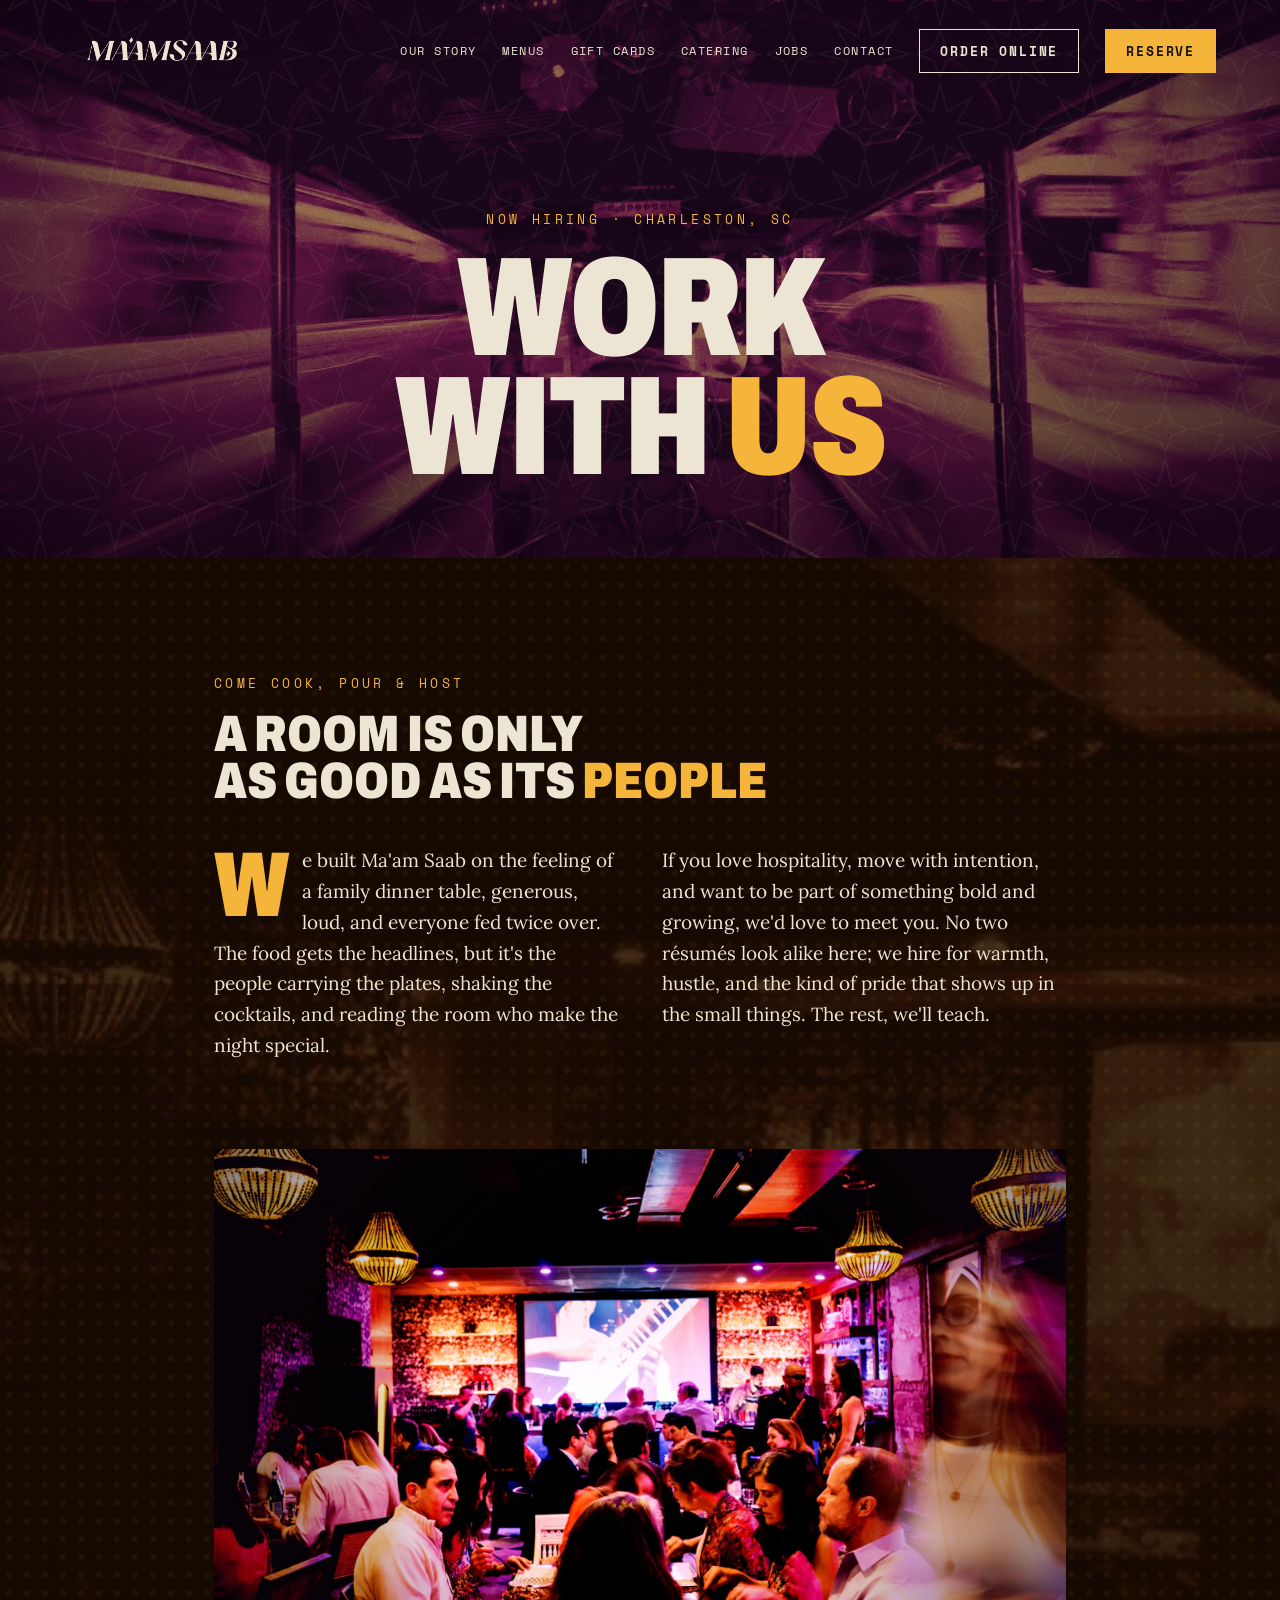
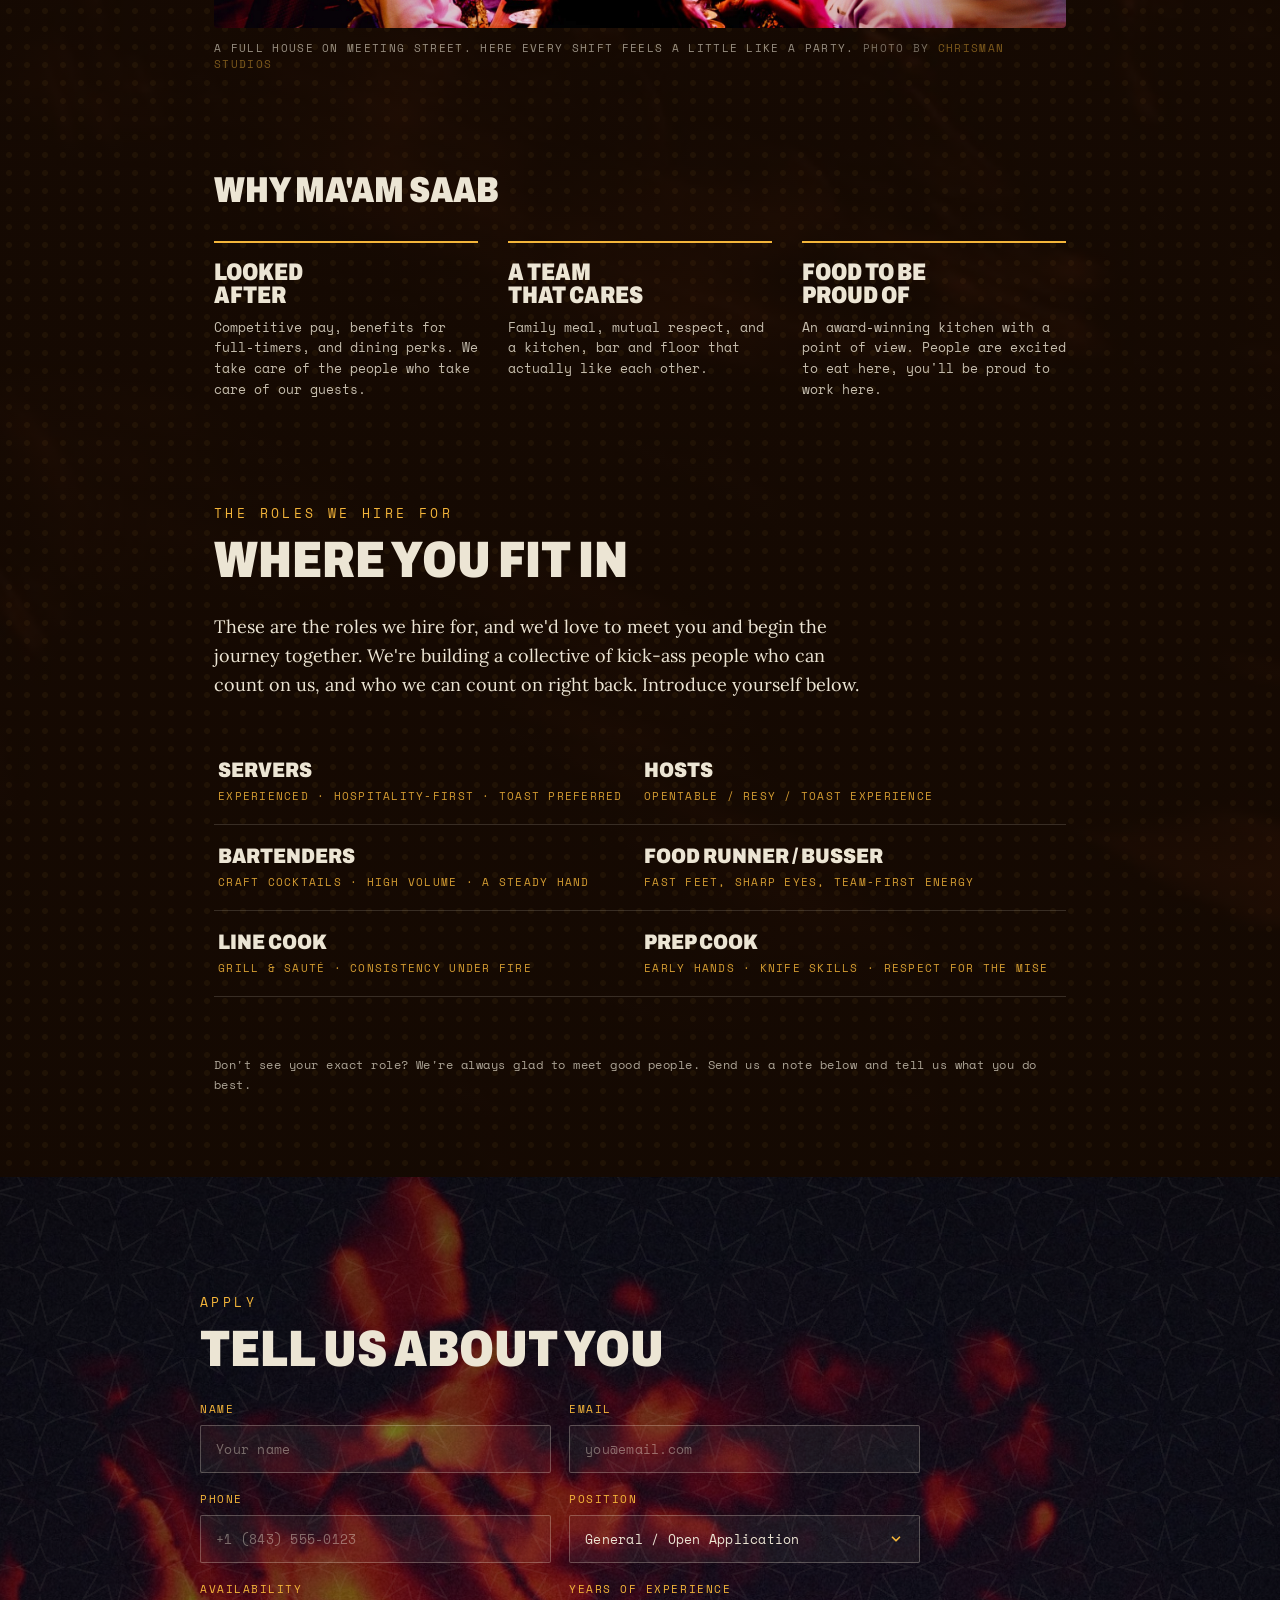
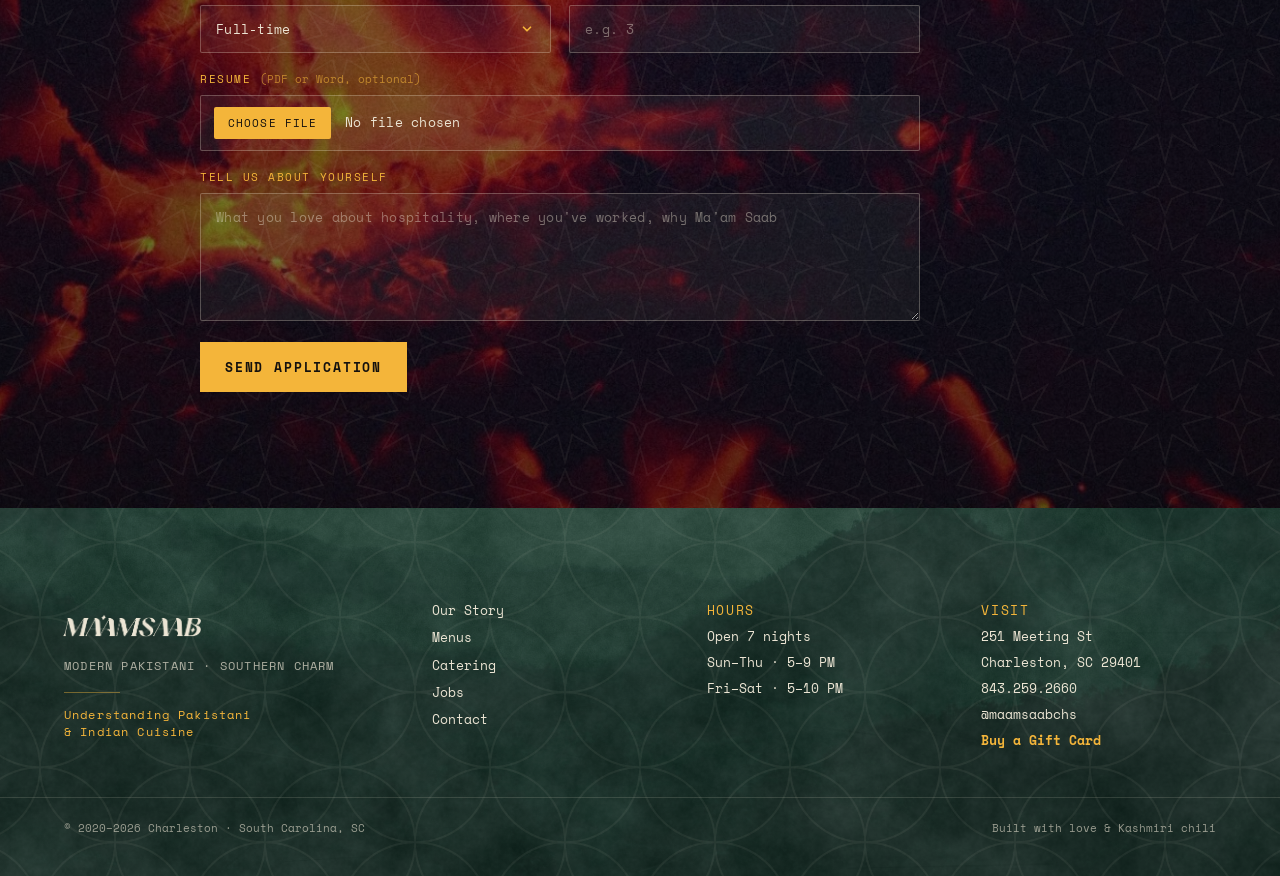
<file: jobs.html>
<!doctype html>
<html lang="en">
<head>
<meta charset="utf-8" />
<meta name="viewport" content="width=device-width, initial-scale=1" />
<title>Jobs &amp; Careers · Ma'am Saab · Modern Pakistani, Charleston SC</title>
<meta name="description" content="Join the Ma'am Saab team in Charleston, SC. We hire servers, bartenders, hosts, line and prep cooks, and more. Bold, modern Pakistani hospitality with Southern charm. Apply today." />
<meta name="theme-color" content="#0C3D2B" />
<link rel="canonical" href="https://maamsaabchs.com/jobs" />
<meta property="og:type" content="website" />
<meta property="og:title" content="Jobs at Ma'am Saab, Charleston, SC" />
<meta property="og:description" content="Come work where the spice is loud and the hospitality is louder. Now hiring front and back of house." />
<meta property="og:image" content="https://maamsaabchs.com/assets/photos/interior-projection.jpg" />
<link rel="preconnect" href="https://fonts.googleapis.com" />
<link rel="preconnect" href="https://fonts.gstatic.com" crossorigin />
<link href="https://fonts.googleapis.com/css2?family=Anton&family=Archivo:ital,wght@0,400;0,600;0,800;0,900;1,600;1,900&family=Space+Mono:wght@400;700&family=Noto+Kufi+Arabic:wght@500;700;900&display=swap" rel="stylesheet" />
<link rel="stylesheet" href="riso.css" />
<link rel="stylesheet" href="patterns.css" />
<link href="https://fonts.googleapis.com/css2?family=Lora:wght@400;500;600&display=swap" rel="stylesheet" />
<link rel="stylesheet" href="site.css" />
<style id="bodyFontVars">
  :root{ --bodyfont:"Lora",serif; --bodyweight:400; --bodysize:16.5px; --bodylh:1.65; --bodytrack:0em; }
  /* every paragraph / body-copy role on the site */
  .lede,.mag > p:not(.eyebrow),.faq .ans,.rb-step p,.tl .td,.dc,.person > div > p:not(.eyebrow),.person > p:not(.eyebrow),p.body,.qa p{
    font-family:var(--bodyfont);
    font-weight:var(--bodyweight);
    font-size:var(--bodysize);
    letter-spacing:var(--bodytrack);
    line-height:var(--bodylh);
  }
</style>
<script type="application/ld+json">
{"@context":"https://schema.org","@type":"WebPage","name":"Jobs & Careers at Ma'am Saab","url":"https://maamsaabchs.com/jobs",
"about":{"@type":"Restaurant","name":"Ma'am Saab","servesCuisine":["Pakistani","Indian"],"address":{"@type":"PostalAddress","streetAddress":"251 Meeting St","addressLocality":"Charleston","addressRegion":"SC","postalCode":"29401","addressCountry":"US"},"telephone":"+1-843-259-2660"}}
</script>
<style>
  /* desktop serif scale */
  @media(min-width:900px){
    .lede,.mag p,.mag .dc,.faq .ans,.tl .td,.dc,.person p,p.body,.qa p{font-size:19px!important;line-height:1.62!important}
    .pullq p{font-size:26px!important}
    blockquote p{font-size:23px!important}
  }
</style>
<link rel="icon" type="image/png" sizes="32x32" href="assets/favicon-32.png" />
<link rel="icon" type="image/png" sizes="16x16" href="assets/favicon-16.png" />
<link rel="apple-touch-icon" sizes="180x180" href="assets/favicon-180.png" />
<link rel="manifest" href="site.webmanifest" />
</head>
<body>

<header class="nav scrolled" id="nav">
  <div class="wrapw nav-inner">
    <a href="index.html" aria-label="Ma'am Saab home"><img class="logo" src="assets/wm__cream.png" alt="Ma'am Saab" / fetchpriority="high" decoding="async"></a>
    <nav class="nav-links" aria-label="Primary">
      <a href="our-story.html">Our Story</a>
      <a href="menu.html">Menus</a>
      <a href="https://order.toasttab.com/egiftcards/ma-am-saab-251-meeting-street" target="_blank" rel="noopener">Gift Cards</a>
      <a href="catering.html">Catering</a>
      <a href="jobs.html">Jobs</a>
      <a href="contact.html">Contact</a>
      <a class="btn btn-ghost" href="https://order.toasttab.com/online/ma-am-saab-251-meeting-street" target="_blank" rel="noopener" style="color:var(--cream)">Order Online</a>
      <a class="btn btn-gold" href="https://www.opentable.com/r/maam-saab-reservations-charleston?restref=1202641&lang=en-US&ot_source=Restaurant%20website" target="_blank" rel="noopener">Reserve</a>
    </nav>
    <button class="nav-toggle" id="navToggle" aria-label="Open menu"><span></span><span></span><span></span></button>
  </div>
</header>
<div class="mobile-menu" id="mobileMenu">
  <span class="mm-eyebrow">Charleston · South Carolina</span>
  <a href="our-story.html">Our Story</a>
  <a href="menu.html">Menus</a>
  <a href="https://order.toasttab.com/egiftcards/ma-am-saab-251-meeting-street" target="_blank" rel="noopener">Gift Cards</a>
  <a href="catering.html">Catering</a>
  <a href="jobs.html">Jobs</a>
  <a href="contact.html">Contact</a>
  <a class="mm-cta" href="https://order.toasttab.com/online/ma-am-saab-251-meeting-street" target="_blank" rel="noopener">Order Online</a>
  <a class="mm-cta" href="https://www.opentable.com/r/maam-saab-reservations-charleston?restref=1202641&lang=en-US&ot_source=Restaurant%20website" target="_blank" rel="noopener">Reserve</a>
  <span class="mm-foot">Open 7 nights<br/>Sun&ndash;Thu 5&ndash;9 PM · Fri&ndash;Sat 5&ndash;10 PM<br/>251 Meeting St, Charleston</span>
</div>

<!-- HERO -->
<section class="phero" style="background:#180616">
  <div class="frame" style="position:absolute;inset:0;z-index:0;background:#180616"><img src="assets/photos/rickshaw-pov-magenta.jpg" alt="POV rickshaw ride through city traffic" style="object-position:center 40%"/ loading="lazy" decoding="async"><div class="gr"></div></div>
  <div style="position:absolute;inset:0;z-index:1;background:radial-gradient(105% 90% at 50% 42%,rgba(18,3,20,.42) 0%,rgba(18,3,20,.42) 26%,rgba(16,2,18,.74) 62%,rgba(14,2,16,.94) 100%)"></div>
  <div class="secpat pat-khatam" style="opacity:.05;background-size:150px 150px;z-index:2"></div>
  <div class="wrapw" style="position:relative;z-index:3;width:100%;text-align:center">
    <p class="eyebrow" style="color:var(--gold);margin-bottom:20px;text-shadow:0 2px 14px rgba(0,0,0,.7)">Now hiring · Charleston, SC</p>
    <h1>Work<br/>with <span style="color:var(--gold)">us</span></h1>
  </div>
</section>

<!-- OVERVIEW + ROLES -->
<section class="sec" style="position:relative;overflow:hidden;background:#1a0d04">
  <div class="frame" style="position:absolute;inset:0;z-index:0;background:#1a0d04"><img src="assets/photos/story-interior-dark.jpg" alt="" style="object-position:center"/ loading="lazy" decoding="async"><div class="gr"></div></div>
  <div style="position:absolute;inset:0;z-index:1;background:linear-gradient(180deg,rgba(20,9,2,.78),rgba(20,9,2,.9))"></div>
  <div class="secpat pat-halftone" style="opacity:.05;color:var(--gold);background-size:18px 18px;z-index:2"></div>
  <div class="wrapw" style="position:relative;z-index:3;max-width:980px;margin:0 auto">
    <p class="eyebrow reveal" style="color:var(--gold);margin-bottom:18px">Come cook, pour &amp; host</p>
    <h2 class="hmed reveal d1" style="color:var(--cream);margin-bottom:clamp(28px,4vw,40px)">A room is only<br/>as good as its <span style="color:var(--gold)">people</span></h2>
    <div class="mag reveal d2">
      <p class="dc">We built Ma'am Saab on the feeling of a family dinner table, generous, loud, and everyone fed twice over. The food gets the headlines, but it's the people carrying the plates, shaking the cocktails, and reading the room who make the night special.</p>
      <p>If you love hospitality, move with intention, and want to be part of something bold and growing, we'd love to meet you. No two résumés look alike here; we hire for warmth, hustle, and the kind of pride that shows up in the small things. The rest, we'll teach.</p>
    </div>

    <!-- FIGURE -->
    <figure class="reveal" style="margin:clamp(48px,7vw,88px) 0 0">
      <div class="frame" style="aspect-ratio:16/9;clip-path:inset(0 round 4px)"><img src="assets/photos/diningroom-magenta.jpg" alt="The Ma'am Saab dining room in full swing" style="object-position:center 42%"/ loading="lazy" decoding="async"><div class="gr"></div></div>
      <figcaption class="mono" style="font-size:11px;letter-spacing:.12em;text-transform:uppercase;color:var(--cream);opacity:.6;margin-top:12px">A full house on Meeting Street. Here every shift feels a little like a party. <span style="opacity:.75">Photo by <a href="https://chrismanstudios.com" target="_blank" rel="noopener" style="color:var(--gold)">Chrisman Studios</a></span></figcaption>
    </figure>

    <!-- WHY -->
    <div style="max-width:880px;margin:clamp(56px,8vw,104px) auto 0">
      <h3 class="hmed reveal" style="font-size:clamp(22px,3vw,36px);color:var(--cream);margin-bottom:clamp(24px,3vw,34px)">Why Ma'am Saab</h3>
      <div class="reveal d1" style="display:grid;grid-template-columns:repeat(3,1fr);gap:30px">
        <div style="border-top:2px solid var(--gold);padding-top:18px">
          <h4 class="hmed" style="font-size:clamp(18px,2.2vw,24px);color:var(--cream);margin-bottom:12px">Looked<br/>After</h4>
          <p class="mono" style="font-size:12.5px;line-height:1.65;color:var(--cream);opacity:.82">Competitive pay, benefits for full-timers, and dining perks. We take care of the people who take care of our guests.</p>
        </div>
        <div style="border-top:2px solid var(--gold);padding-top:18px">
          <h4 class="hmed" style="font-size:clamp(18px,2.2vw,24px);color:var(--cream);margin-bottom:12px">A Team<br/>That Cares</h4>
          <p class="mono" style="font-size:12.5px;line-height:1.65;color:var(--cream);opacity:.82">Family meal, mutual respect, and a kitchen, bar and floor that actually like each other.</p>
        </div>
        <div style="border-top:2px solid var(--gold);padding-top:18px">
          <h4 class="hmed" style="font-size:clamp(18px,2.2vw,24px);color:var(--cream);margin-bottom:12px">Food to Be<br/>Proud Of</h4>
          <p class="mono" style="font-size:12.5px;line-height:1.65;color:var(--cream);opacity:.82">An award-winning kitchen with a point of view. People are excited to eat here, you'll be proud to work here.</p>
        </div>
      </div>
    </div>

    <!-- ROLES -->
    <div style="max-width:880px;margin:clamp(56px,8vw,104px) auto 0">
      <p class="eyebrow reveal" style="color:var(--gold);margin-bottom:14px">The roles we hire for</p>
      <h2 class="hmed reveal d1" style="color:var(--cream);margin-bottom:clamp(20px,2.5vw,28px)">Where you fit in</h2>
      <p class="mag reveal d1" style="display:block;max-width:60ch;margin-bottom:clamp(28px,4vw,40px);font-family:'Lora',serif;font-weight:400;letter-spacing:0;text-transform:none">These are the roles we hire for, and we'd love to meet you and begin the journey together. We're building a collective of kick-ass people who can count on us, and who we can count on right back. Introduce yourself below.</p>
      <div class="roles reveal d1" id="roles"></div>
      <p class="mono reveal d2" style="font-size:12px;letter-spacing:.04em;opacity:.7;margin-top:24px;line-height:1.7">Don't see your exact role? We're always glad to meet good people. Send us a note below and tell us what you do best.</p>
    </div>
  </div>
</section>

<!-- APPLY FORM — charcoal, matches catering -->
<section class="sec" style="position:relative;overflow:hidden;background:#0a0402">
  <div class="frame" style="position:absolute;inset:0;z-index:0;background:#0a0402"><img src="assets/photos/charcoal.jpg" alt="Glowing charcoal embers" style="object-position:center"/ loading="lazy" decoding="async"></div>
  <div style="position:absolute;inset:0;z-index:1;background:radial-gradient(120% 100% at 50% 50%,rgba(10,4,2,.4),rgba(10,4,2,.78))"></div>
  <div class="secpat pat-khatam" style="opacity:.05;background-size:150px 150px;z-index:2"></div>
  <div class="wrapw" style="position:relative;z-index:3">
    <div id="apply" style="max-width:880px;margin:0 auto">
      <p class="eyebrow reveal" style="color:var(--gold);margin-bottom:14px">Apply</p>
      <h2 class="hmed reveal d1" style="color:var(--cream);margin-bottom:28px">Tell us about you</h2>
      <form class="cform reveal d2" id="jobForm" name="jobs-application" method="POST" action="/thanks" data-netlify="true" netlify-honeypot="bot-field" enctype="multipart/form-data" onsubmit="return msSubmit(event,'jobForm')">
        <input type="hidden" name="form-name" value="jobs-application"/>
        <input type="hidden" name="subject" data-remove-prefix value="New job application · Ma'am Saab"/>
        <p hidden><label>Leave blank<input name="bot-field"/></label></p>
        <div><label>Name</label><input name="name" placeholder="Your name" required /></div>
        <div><label>Email</label><input name="email" type="email" placeholder="you@email.com" required /></div>
        <div><label>Phone</label><input name="phone" type="tel" inputmode="tel" autocomplete="tel" placeholder="+1 (843) 555-0123" /></div>
        <div><label>Position</label><select name="role" id="roleSelect"><option>General / Open Application</option></select></div>
        <div><label>Availability</label><select name="avail"><option>Full-time</option><option>Part-time</option><option>Either</option></select></div>
        <div><label>Years of Experience</label><input name="exp" placeholder="e.g. 3" /></div>
        <div class="full"><label>Resume <span style="opacity:.6;text-transform:none;letter-spacing:0">(PDF or Word, optional)</span></label><input name="resume" type="file" accept=".pdf,.doc,.docx" /></div>
        <div class="full"><label>Tell us about yourself</label><textarea name="msg" placeholder="What you love about hospitality, where you've worked, why Ma'am Saab"></textarea></div>
        <div class="full"><button class="btn btn-gold" type="submit">Send Application</button></div>
        <p class="ok">Thank you, your application is in. We review every one and reply when there's a fit.</p>
      </form>
      <div class="form-thanks" id="jobFormThanks">
        <div class="ft-ur">شکریہ</div>
        <div class="ft-en">Thank you</div>
        <p>Your application is in. We read every one and reply when there is a fit.</p>
      </div>
    </div>
  </div>
</section>

<!-- FOOTER -->
<footer class="footer">
  <div class="frame" style="position:absolute;inset:0;z-index:0;background:#072018"><img src="assets/photos/islamabad-emerald.jpg" alt="" style="object-position:center 18%;opacity:.95"/ loading="lazy" decoding="async"></div>
  <div style="position:absolute;inset:0;z-index:1;background:linear-gradient(180deg,rgba(7,32,24,.42),rgba(7,32,24,.66))"></div>
  <div class="secpat tex-plaster on-dark" style="z-index:2"></div>
  <div class="secpat pat-jali" style="opacity:.06;background-size:150px 150px;z-index:2"></div>
  <div class="wrapw" style="position:relative;z-index:3;display:grid;grid-template-columns:1.4fr 1fr 1fr 1fr;gap:40px">
    <div>
      <img src="assets/wm__cream.png" alt="Ma'am Saab" style="width:180px;display:block;margin:0 0 0 -22px" / loading="lazy" decoding="async">
      <p class="mono" style="font-size:12px;opacity:.7;margin-top:0px;letter-spacing:.1em">MODERN PAKISTANI · SOUTHERN CHARM</p>
      <div style="margin-top:18px;padding-top:14px;position:relative"><span style="position:absolute;top:0;left:0;width:56px;height:1px;background:rgba(244,181,58,.42)"></span><a class="mono" href="pakistani-vs-indian-food.html" style="font-size:11.5px;letter-spacing:.1em;color:var(--gold);display:inline-block;max-width:27.2ch">Understanding Pakistani &amp; Indian Cuisine</a></div>
    </div>
    <div class="mono" style="font-size:13px;line-height:2.1">
      <a href="our-story.html">Our Story</a><br/>
      <a href="menu.html">Menus</a><br/>
      <a href="catering.html">Catering</a><br/>
      <a href="jobs.html">Jobs</a><br/>
      <a href="contact.html">Contact</a>
    </div>
    <div class="mono" style="font-size:13px;line-height:2">
      <span style="color:var(--gold);letter-spacing:.12em">HOURS</span><br/>
      Open 7 nights<br/>Sun–Thu · 5–9 PM<br/>Fri–Sat · 5–10 PM
    </div>
    <div class="mono" style="font-size:13px;line-height:2">
      <span style="color:var(--gold);letter-spacing:.12em">VISIT</span><br/>
      251 Meeting St<br/>Charleston, SC 29401<br/><a href="tel:+18432592660">843.259.2660</a><br/>
      <a href="https://instagram.com/maamsaabchs">@maamsaabchs</a><br/>
      <a href="https://order.toasttab.com/egiftcards/ma-am-saab-251-meeting-street" target="_blank" rel="noopener" style="color:var(--gold);font-weight:700">Buy a Gift Card</a>
    </div>
  </div>
  <div class="wrapw" style="position:relative;z-index:3;margin-top:44px;padding-top:22px;border-top:1px solid rgba(236,229,212,.14);display:flex;justify-content:space-between;gap:14px;flex-wrap:wrap">
    <span class="mono" style="font-size:11px;opacity:.6">© 2020–2026 Charleston · South Carolina, SC</span>
    <span class="mono" style="font-size:11px;opacity:.6">Built with love &amp; Kashmiri chili</span>
  </div>
</footer>

<div class="mcta">
  <a href="https://www.opentable.com/r/maam-saab-reservations-charleston?restref=1202641&lang=en-US&ot_source=Restaurant%20website" target="_blank" rel="noopener" style="background:var(--gold);color:var(--ink)">Reserve</a>
  <a href="https://order.toasttab.com/online/ma-am-saab-251-meeting-street" target="_blank" rel="noopener" style="background:var(--ink);color:var(--cream)">Order Online</a>
</div>

<script src="site.js"></script>
<script>
  var MS_ROLES = [
    ["Servers", "Experienced · hospitality-first · Toast preferred"],
    ["Hosts", "OpenTable / Resy / Toast experience"],
    ["Bartenders", "Craft cocktails · high volume · a steady hand"],
    ["Food Runner / Busser", "Fast feet, sharp eyes, team-first energy"],
    ["Line Cook", "Grill & sauté · consistency under fire"],
    ["Prep Cook", "Early hands · knife skills · respect for the mise"]
  ];
  (function(){
    var wrap = document.getElementById('roles');
    var sel = document.getElementById('roleSelect');
    if(wrap) wrap.innerHTML = MS_ROLES.map(function(r){
      return '<div class="role"><span class="rn">'+r[0]+'</span><span class="rt">'+r[1]+'</span></div>';
    }).join('');
    if(sel) MS_ROLES.forEach(function(r){
      var o=document.createElement('option');o.innerHTML=r[0];sel.appendChild(o);
    });
  })();
  function msSubmit(e,id){e.preventDefault();var f=document.getElementById(id);var nm=(f.querySelector('[name=name]')||{}).value||'someone';var sel=f.querySelector('select');var extra=sel?sel.value:'';var labels={'contact':'New message','jobs-application':'New application','catering-inquiry':'New catering inquiry'};var base=labels[f.getAttribute('name')]||'New submission';var subj=base+' from '+nm+(extra?(' · '+extra):'');var sf=f.querySelector('[name=subject]');if(sf)sf.value=subj;function done(){f.style.display='none';var t=document.getElementById(id+'Thanks');if(t){t.classList.add('show');t.scrollIntoView({behavior:'smooth',block:'center'});}}var fileEl=f.querySelector('input[type=file]');var opts;if(fileEl&&fileEl.files&&fileEl.files.length){opts={method:'POST',body:new FormData(f)};}else{opts={method:'POST',headers:{'Content-Type':'application/x-www-form-urlencoded'},body:new URLSearchParams(new FormData(f)).toString()};}fetch('/',opts).then(done).catch(done);return false;}
</script>
<script>
(function(){
  var p=document.querySelector('input[name=phone]');
  if(!p) return;
  p.setAttribute('placeholder','+1 (843) 555-0123');
  function fmt(){
    var raw=p.value;
    var hasPlus=raw.trim().charAt(0)==='+';
    var allDigits=raw.replace(/\D/g,'');
    if(hasPlus && !/^1/.test(allDigits)){ p.value='+'+allDigits; return; }
    var d=allDigits;
    if(d.charAt(0)==='1') d=d.slice(1);
    d=d.slice(0,10);
    var out='';
    if(d.length>0) out='+1 ('+d.slice(0,3);
    if(d.length>3) out+=') '+d.slice(3,6);
    else if(d.length===3) out+=')';
    if(d.length>6) out+='-'+d.slice(6,10);
    p.value=out;
  }
  p.addEventListener('input',fmt);
  p.addEventListener('blur',function(){
    var d=p.value.replace(/\D/g,'');
    p.setCustomValidity(p.value && d.length<7 ? 'Please enter a valid phone number' : '');
  });
})();
</script>

</body>
</html>
</file>
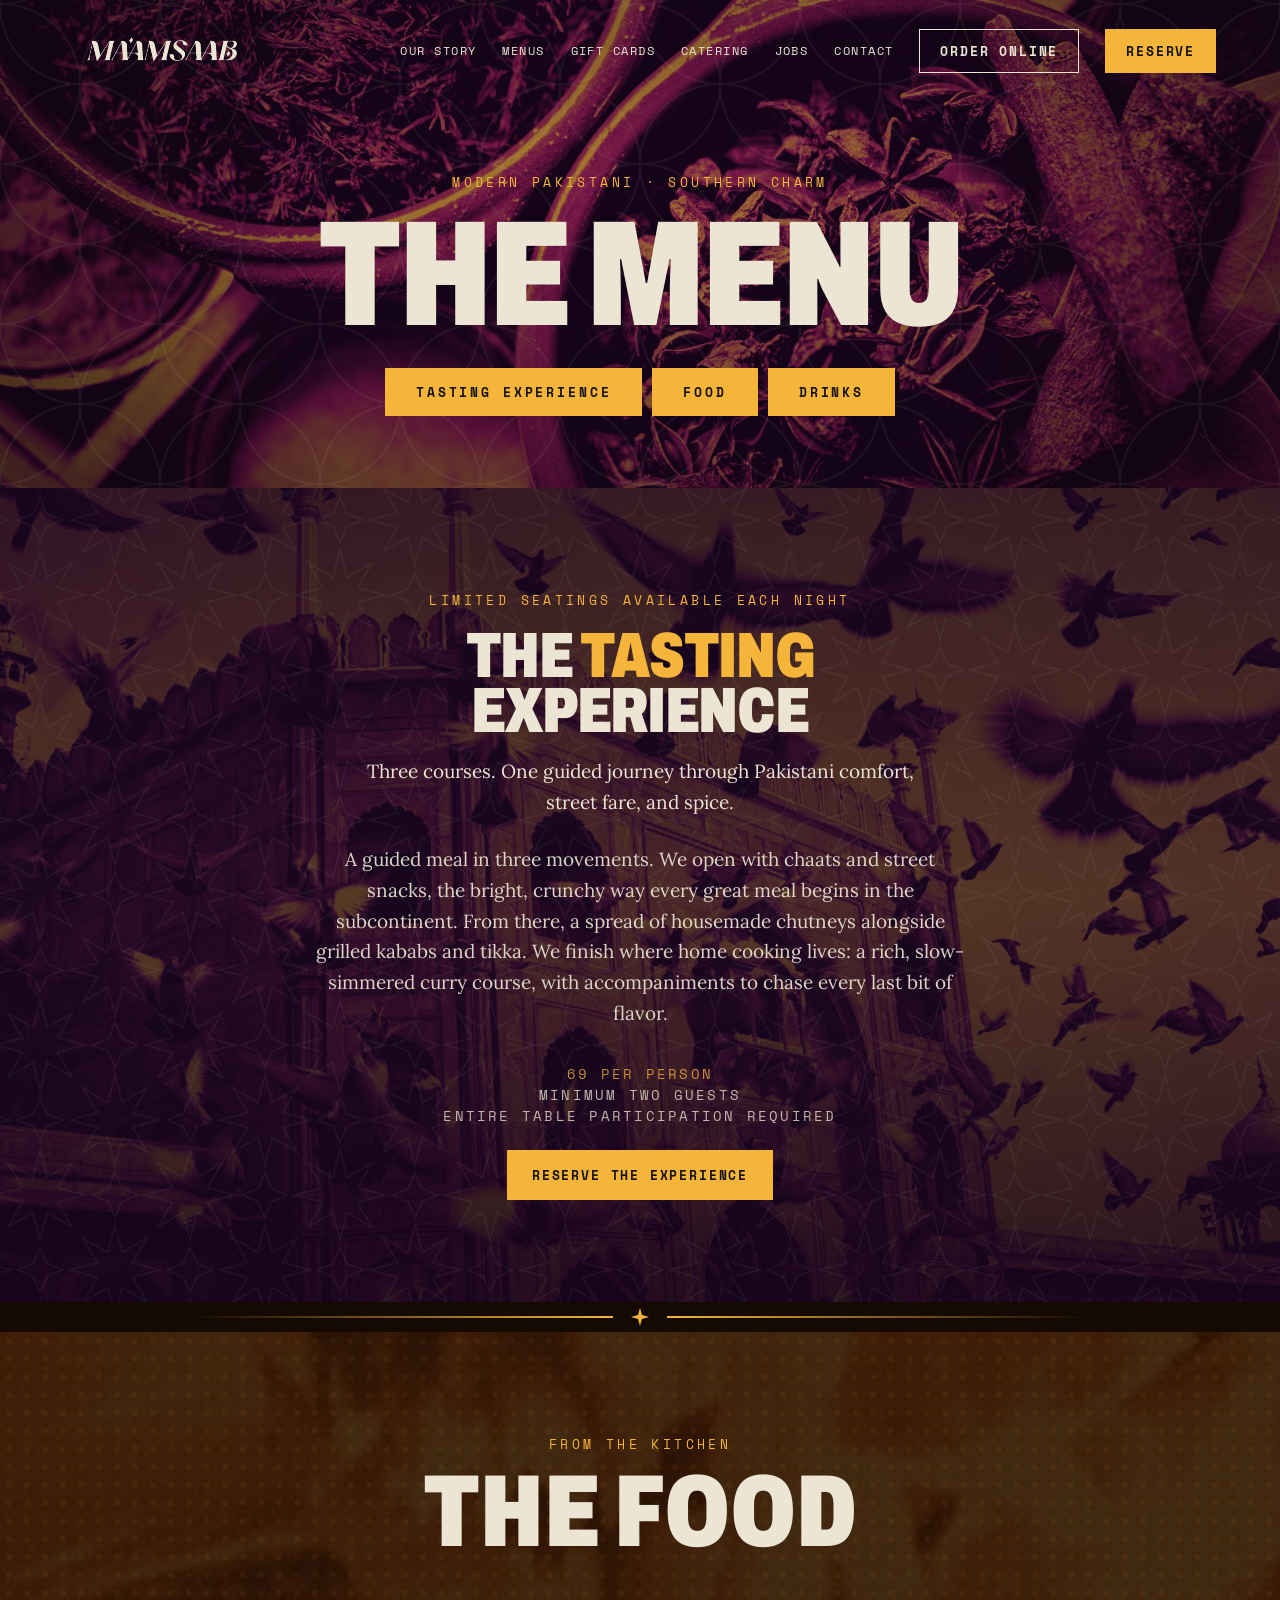
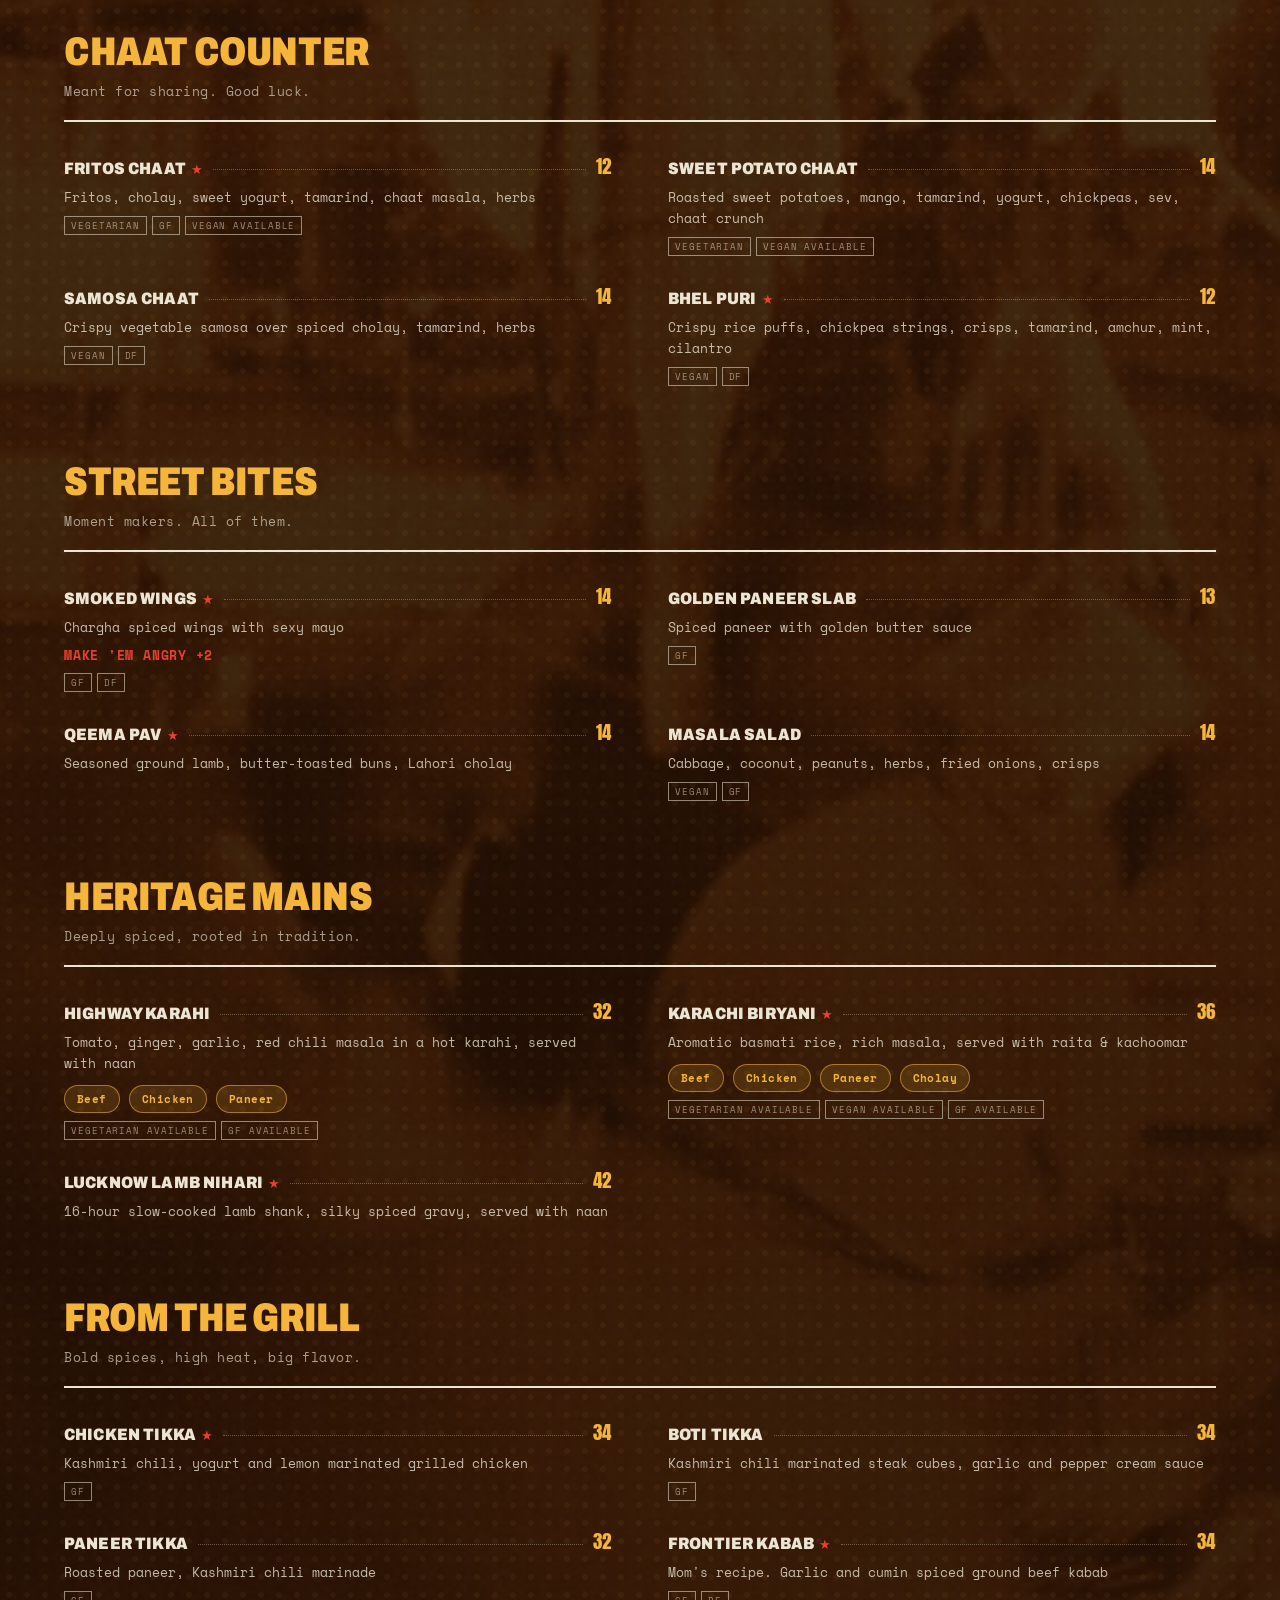
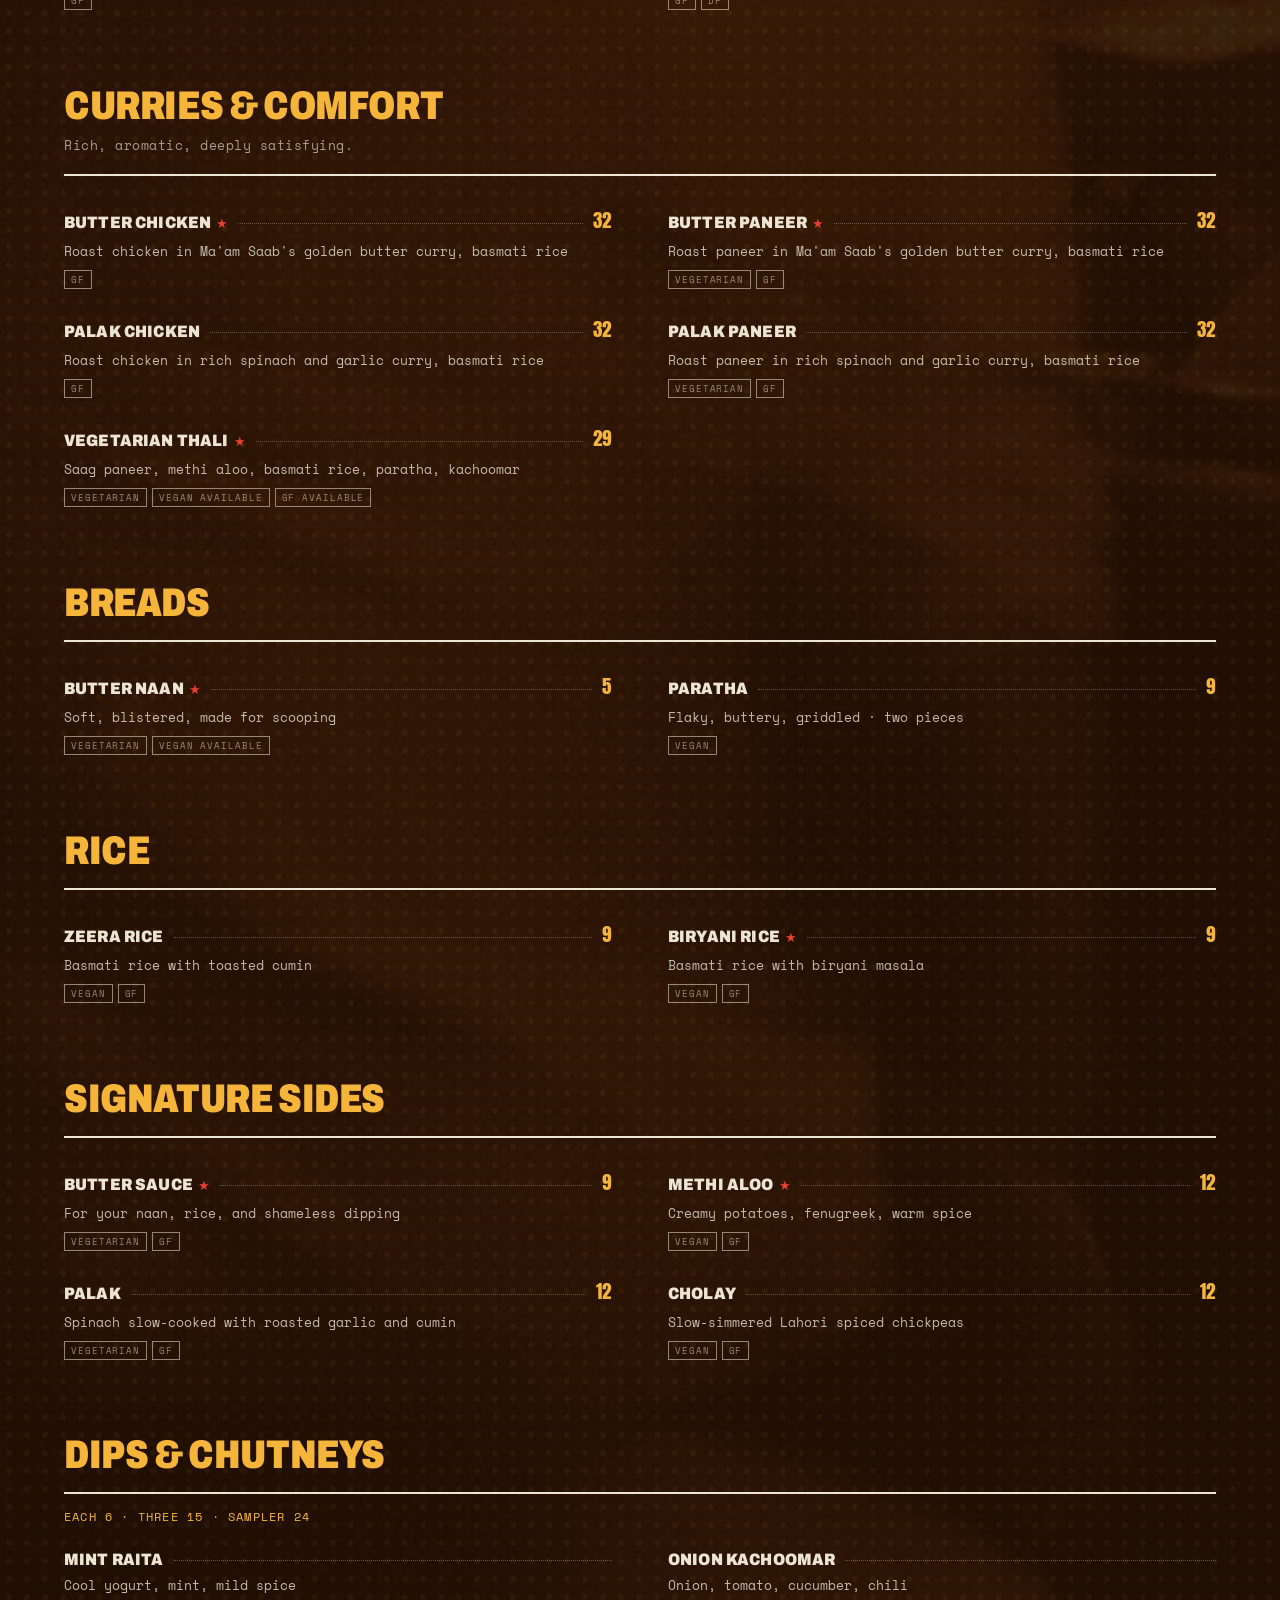
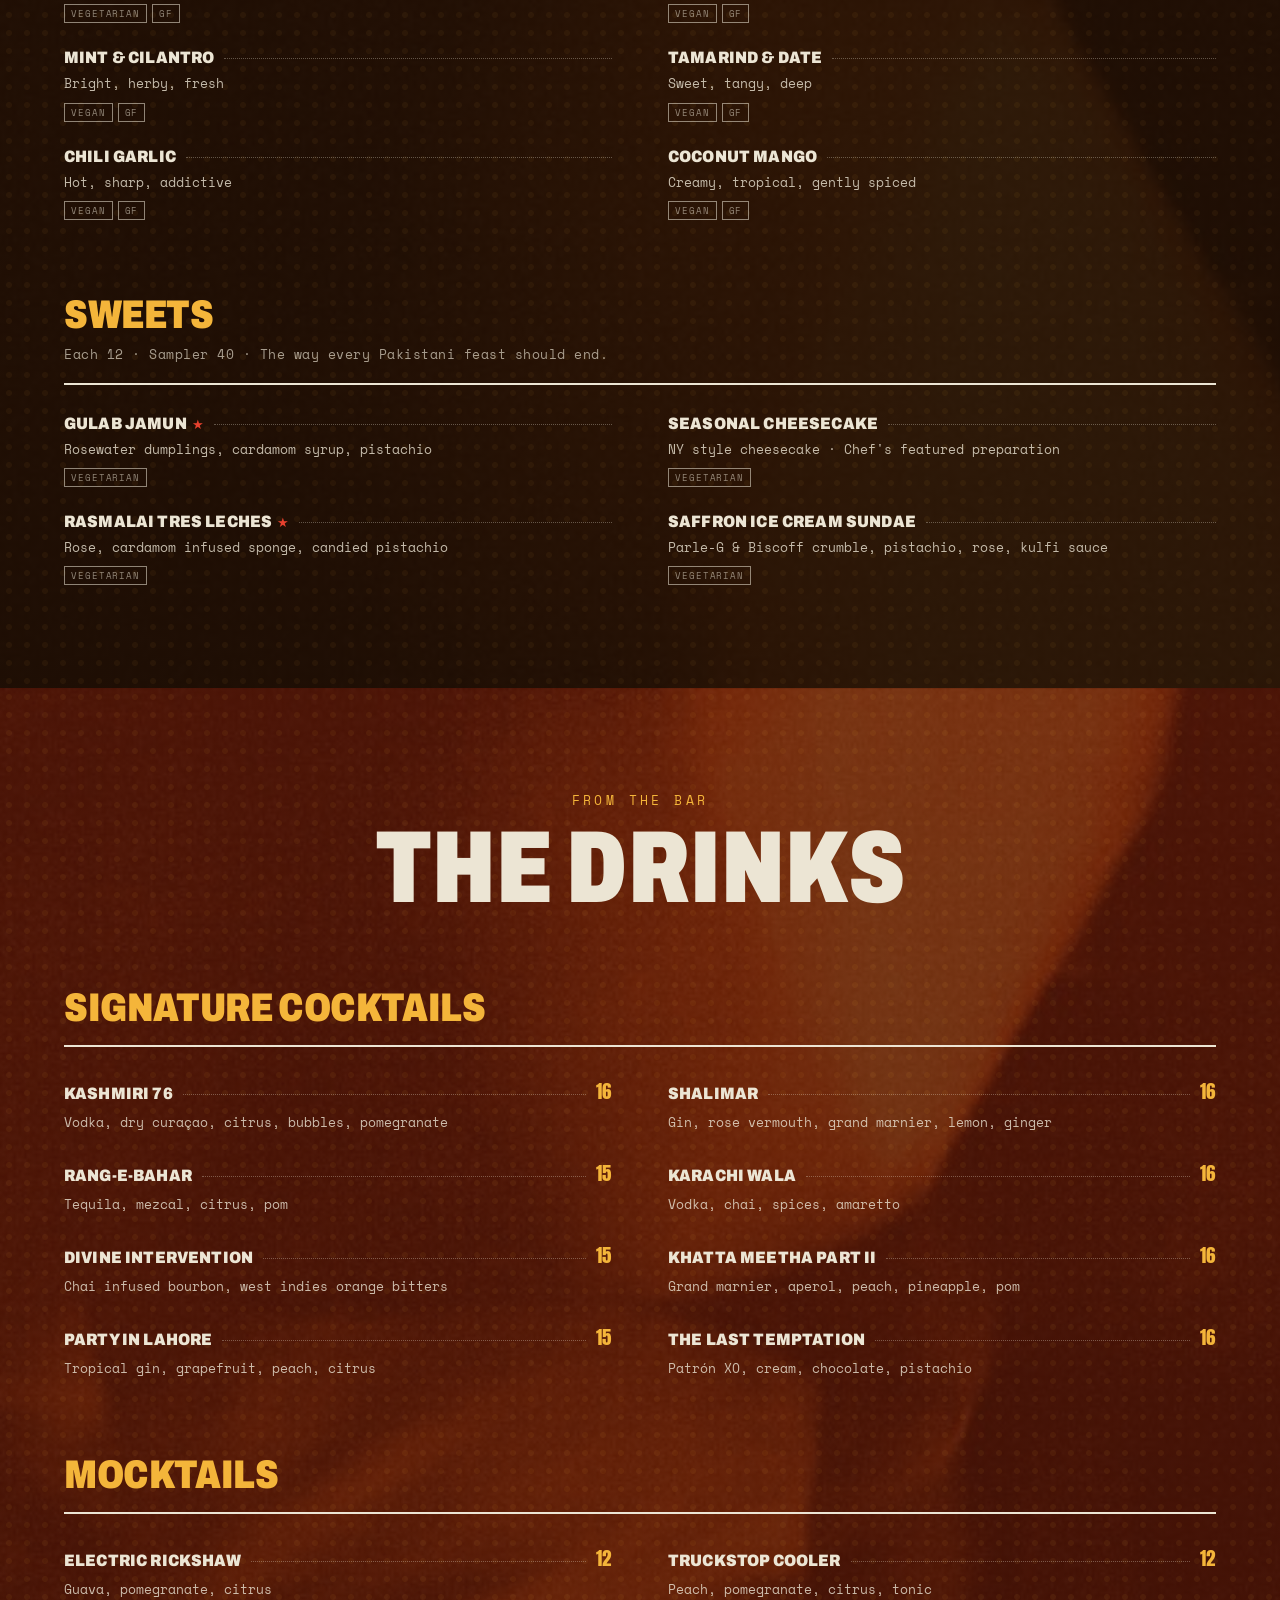
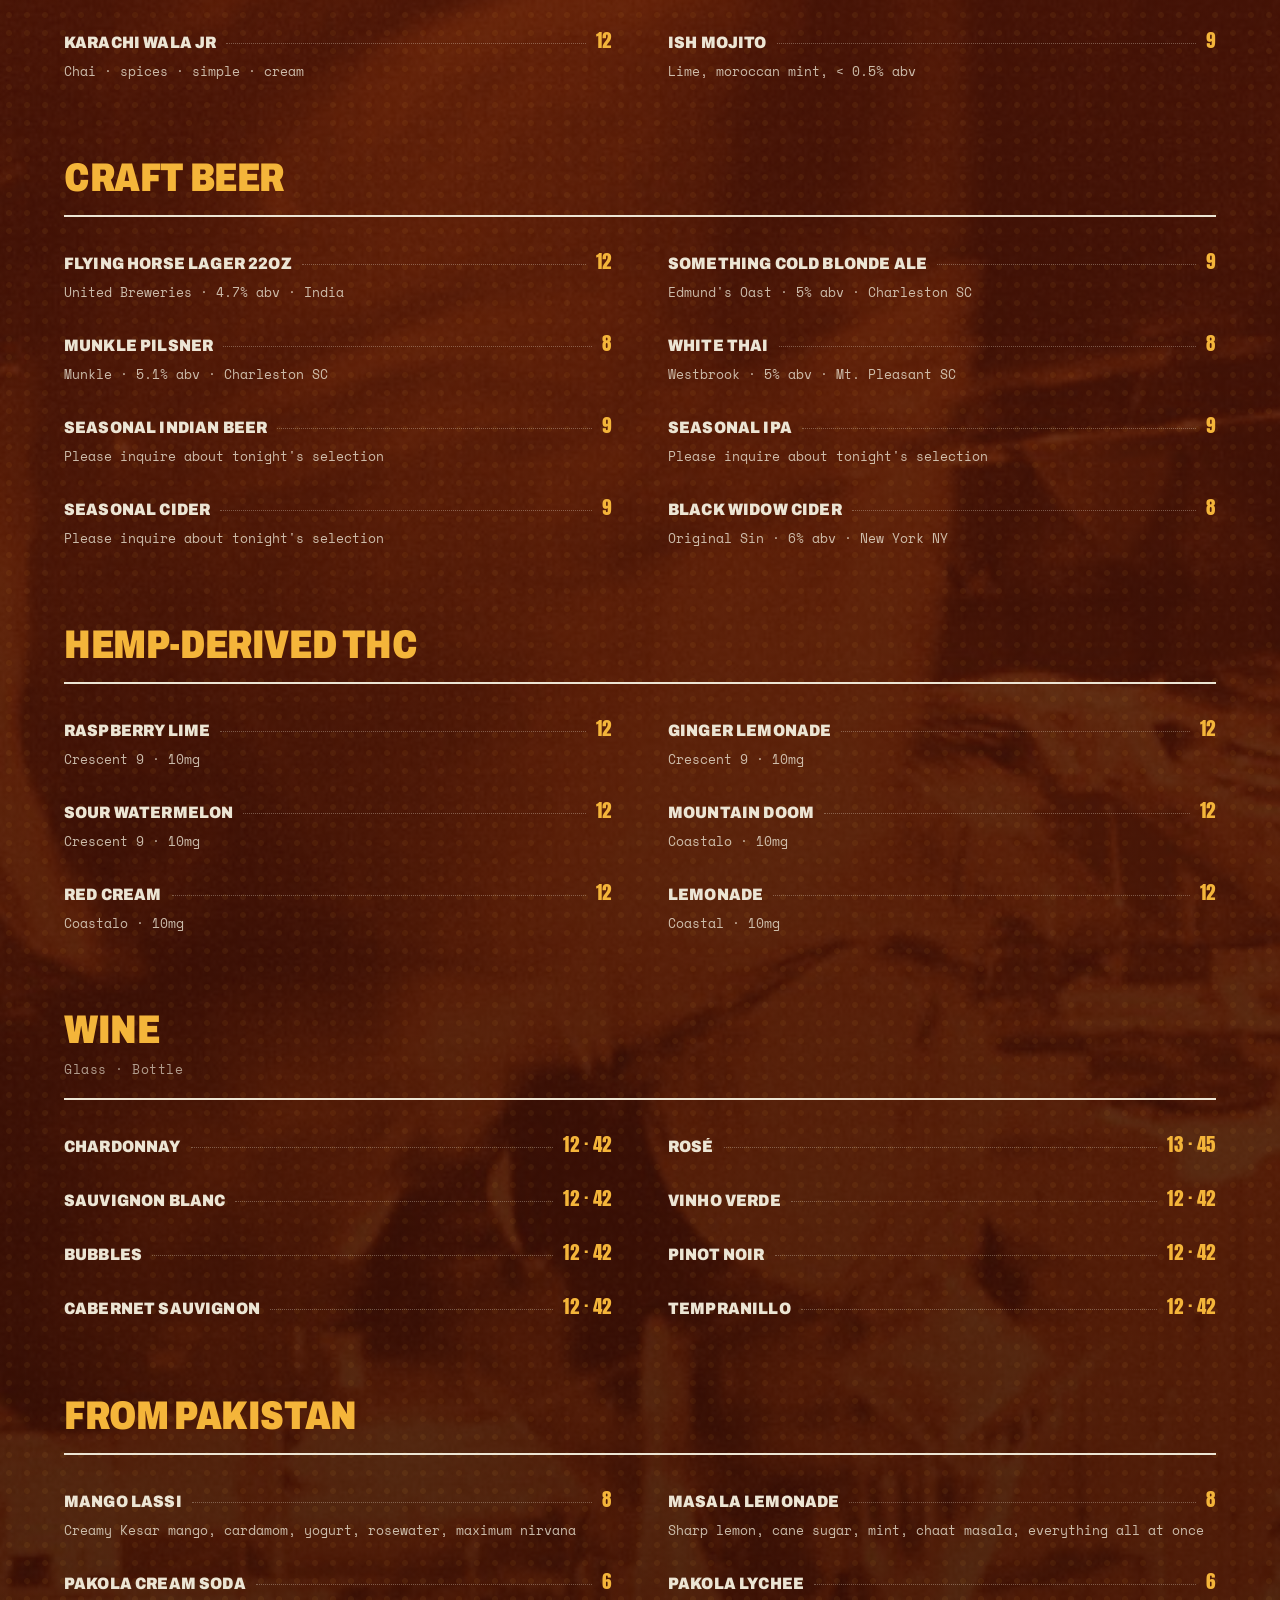
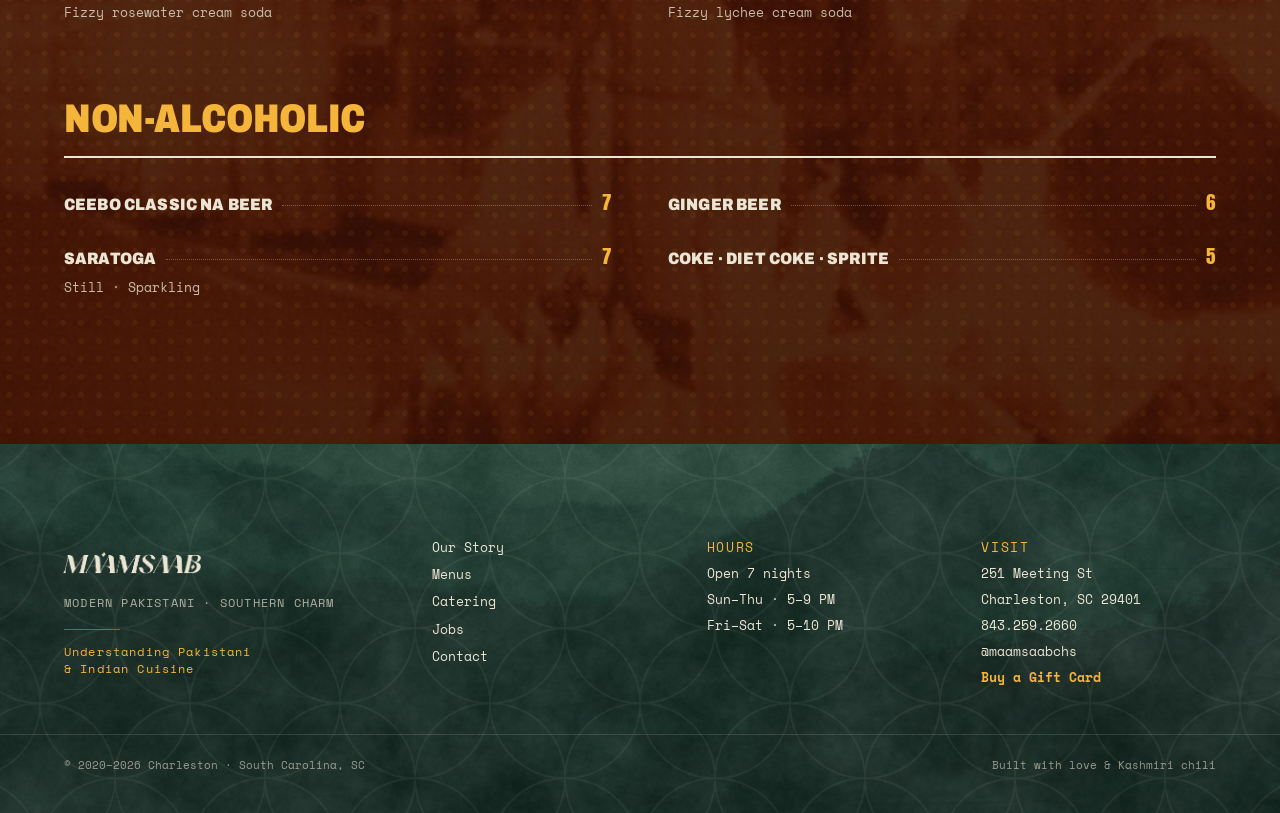
<file: menu.html>
<!doctype html>
<html lang="en">
<head>
<meta charset="utf-8" />
<script type="application/ld+json">{"@context":"https://schema.org","@type":"Menu","name":"Ma'am Saab Menu","url":"https://maamsaabchs.com/menu","inLanguage":"en-US","hasMenuSection":[{"@type":"MenuSection","name":"The Ma'am Saab Tasting Experience","description":"Three courses. One guided journey through Pakistani comfort, street fare, and spice.","hasMenuItem":[{"@type":"MenuItem","name":"The Ma'am Saab Tasting Experience","description":"Three courses. One guided journey through Pakistani comfort, street fare, and spice.","offers":{"@type":"Offer","price":"69","priceCurrency":"USD"}}]},{"@type":"MenuSection","name":"Chaat Counter","description":"Meant for sharing. Good luck.","hasMenuItem":[{"@type":"MenuItem","name":"Fritos Chaat","description":"Fritos, cholay, sweet yogurt, tamarind, chaat masala, herbs","offers":{"@type":"Offer","price":"12","priceCurrency":"USD"}},{"@type":"MenuItem","name":"Sweet Potato Chaat","description":"Roasted sweet potatoes, mango, tamarind, yogurt, chickpeas, sev, chaat crunch","offers":{"@type":"Offer","price":"14","priceCurrency":"USD"}},{"@type":"MenuItem","name":"Samosa Chaat","description":"Crispy vegetable samosa over spiced cholay, tamarind, herbs","offers":{"@type":"Offer","price":"14","priceCurrency":"USD"}},{"@type":"MenuItem","name":"Bhel Puri","description":"Crispy rice puffs, chickpea strings, crisps, tamarind, amchur, mint, cilantro","offers":{"@type":"Offer","price":"12","priceCurrency":"USD"}}]},{"@type":"MenuSection","name":"Street Bites","description":"Moment makers. All of them.","hasMenuItem":[{"@type":"MenuItem","name":"Smoked Wings","description":"Chargha spiced wings with sexy mayo","offers":{"@type":"Offer","price":"14","priceCurrency":"USD"}},{"@type":"MenuItem","name":"Golden Paneer Slab","description":"Spiced paneer with golden butter sauce","offers":{"@type":"Offer","price":"13","priceCurrency":"USD"}},{"@type":"MenuItem","name":"Qeema Pav","description":"Seasoned ground lamb, butter-toasted buns, Lahori cholay","offers":{"@type":"Offer","price":"14","priceCurrency":"USD"}},{"@type":"MenuItem","name":"Masala Salad","description":"Cabbage, coconut, peanuts, herbs, fried onions, crisps","offers":{"@type":"Offer","price":"14","priceCurrency":"USD"}}]},{"@type":"MenuSection","name":"Heritage Mains","description":"Deeply spiced, rooted in tradition.","hasMenuItem":[{"@type":"MenuItem","name":"Highway Karahi","description":"Tomato, ginger, garlic, red chili masala in a hot karahi, served with naan","offers":{"@type":"Offer","price":"32","priceCurrency":"USD"}},{"@type":"MenuItem","name":"Karachi Biryani","description":"Aromatic basmati rice, rich masala, served with raita & kachoomar","offers":{"@type":"Offer","price":"36","priceCurrency":"USD"}},{"@type":"MenuItem","name":"Lucknow Lamb Nihari","description":"16-hour slow-cooked lamb shank, silky spiced gravy, served with naan","offers":{"@type":"Offer","price":"42","priceCurrency":"USD"}}]},{"@type":"MenuSection","name":"From the Grill","description":"Bold spices, high heat, big flavor.","hasMenuItem":[{"@type":"MenuItem","name":"Chicken Tikka","description":"Kashmiri chili, yogurt and lemon marinated grilled chicken","offers":{"@type":"Offer","price":"34","priceCurrency":"USD"}},{"@type":"MenuItem","name":"Boti Tikka","description":"Kashmiri chili marinated steak cubes, garlic and pepper cream sauce","offers":{"@type":"Offer","price":"34","priceCurrency":"USD"}},{"@type":"MenuItem","name":"Paneer Tikka","description":"Roasted paneer, Kashmiri chili marinade","offers":{"@type":"Offer","price":"32","priceCurrency":"USD"}},{"@type":"MenuItem","name":"Frontier Kabab","description":"Mom's recipe. Garlic and cumin spiced ground beef kabab","offers":{"@type":"Offer","price":"34","priceCurrency":"USD"}}]},{"@type":"MenuSection","name":"Curries & Comfort","description":"Rich, aromatic, deeply satisfying.","hasMenuItem":[{"@type":"MenuItem","name":"Butter Chicken / Paneer","description":"Roast Chicken or Paneer in Ma'am Saab's golden butter curry, basmati rice","offers":{"@type":"Offer","price":"32","priceCurrency":"USD"}},{"@type":"MenuItem","name":"Palak Chicken / Paneer","description":"Roast Chicken or Paneer in rich spinach and garlic curry, basmati rice","offers":{"@type":"Offer","price":"32","priceCurrency":"USD"}},{"@type":"MenuItem","name":"Vegetarian Thali","description":"Saag paneer, methi aloo, basmati rice, paratha, kachoomar","offers":{"@type":"Offer","price":"29","priceCurrency":"USD"}}]},{"@type":"MenuSection","name":"Breads","hasMenuItem":[{"@type":"MenuItem","name":"Butter Naan","description":"Soft, blistered, made for scooping","offers":{"@type":"Offer","price":"5","priceCurrency":"USD"}},{"@type":"MenuItem","name":"Paratha","description":"Flaky, buttery, griddled · two pieces","offers":{"@type":"Offer","price":"9","priceCurrency":"USD"}}]},{"@type":"MenuSection","name":"Rice","hasMenuItem":[{"@type":"MenuItem","name":"Zeera Rice","description":"Basmati rice with toasted cumin","offers":{"@type":"Offer","price":"9","priceCurrency":"USD"}},{"@type":"MenuItem","name":"Biryani Rice","description":"Basmati rice with biryani masala","offers":{"@type":"Offer","price":"9","priceCurrency":"USD"}}]},{"@type":"MenuSection","name":"Signature Sides","hasMenuItem":[{"@type":"MenuItem","name":"Butter Sauce","description":"For your naan, rice, and shameless dipping","offers":{"@type":"Offer","price":"9","priceCurrency":"USD"}},{"@type":"MenuItem","name":"Methi Aloo","description":"Creamy potatoes, fenugreek, warm spice","offers":{"@type":"Offer","price":"12","priceCurrency":"USD"}},{"@type":"MenuItem","name":"Palak","description":"Spinach slow-cooked with roasted garlic and cumin","offers":{"@type":"Offer","price":"12","priceCurrency":"USD"}},{"@type":"MenuItem","name":"Cholay","description":"Slow-simmered Lahori spiced chickpeas","offers":{"@type":"Offer","price":"12","priceCurrency":"USD"}}]},{"@type":"MenuSection","name":"Dips & Chutneys","hasMenuItem":[{"@type":"MenuItem","name":"Mint Raita","description":"Cool yogurt, mint, mild spice"},{"@type":"MenuItem","name":"Onion Kachoomar","description":"Onion, tomato, cucumber, chili"},{"@type":"MenuItem","name":"Mint & Cilantro","description":"Bright, herby, fresh"},{"@type":"MenuItem","name":"Tamarind & Date","description":"Sweet, tangy, deep"},{"@type":"MenuItem","name":"Chili Garlic","description":"Hot, sharp, addictive"},{"@type":"MenuItem","name":"Coconut Mango","description":"Creamy, tropical, gently spiced"}]},{"@type":"MenuSection","name":"Sweets","hasMenuItem":[{"@type":"MenuItem","name":"Gulab Jamun","description":"Rosewater dumplings, cardamom syrup, pistachio","offers":{"@type":"Offer","price":"12","priceCurrency":"USD"}},{"@type":"MenuItem","name":"Seasonal Cheesecake","description":"NY style cheesecake &middot; Chef's featured preparation","offers":{"@type":"Offer","price":"12","priceCurrency":"USD"}},{"@type":"MenuItem","name":"Rasmalai Tres Leches","description":"Rose, cardamom infused sponge, candied pistachio","offers":{"@type":"Offer","price":"12","priceCurrency":"USD"}},{"@type":"MenuItem","name":"Saffron Ice Cream Sundae","description":"Parle-G & Biscoff crumble, pistachio, rose, kulfi sauce","offers":{"@type":"Offer","price":"12","priceCurrency":"USD"}}]},{"@type":"MenuSection","name":"Signature Cocktails","hasMenuItem":[{"@type":"MenuItem","name":"Kashmiri 76","description":"Vodka, dry curaçao, citrus, bubbles, pomegranate","offers":{"@type":"Offer","price":"16","priceCurrency":"USD"}},{"@type":"MenuItem","name":"Shalimar","description":"Gin, rose vermouth, grand marnier, lemon, ginger","offers":{"@type":"Offer","price":"16","priceCurrency":"USD"}},{"@type":"MenuItem","name":"Rang-e-Bahar","description":"Tequila, mezcal, citrus, pom","offers":{"@type":"Offer","price":"15","priceCurrency":"USD"}},{"@type":"MenuItem","name":"Karachi Wala","description":"Vodka, chai, spices, amaretto","offers":{"@type":"Offer","price":"16","priceCurrency":"USD"}},{"@type":"MenuItem","name":"Divine Intervention","description":"Chai infused bourbon, west indies orange bitters","offers":{"@type":"Offer","price":"15","priceCurrency":"USD"}},{"@type":"MenuItem","name":"Khatta Meetha Part II","description":"Grand marnier, aperol, peach, pineapple, pom","offers":{"@type":"Offer","price":"16","priceCurrency":"USD"}},{"@type":"MenuItem","name":"Party in Lahore","description":"Tropical gin, grapefruit, peach, citrus","offers":{"@type":"Offer","price":"15","priceCurrency":"USD"}},{"@type":"MenuItem","name":"The Last Temptation","description":"Patrón XO, cream, chocolate, pistachio","offers":{"@type":"Offer","price":"16","priceCurrency":"USD"}}]},{"@type":"MenuSection","name":"Mocktails","hasMenuItem":[{"@type":"MenuItem","name":"Electric Rickshaw","description":"Guava, pomegranate, citrus","offers":{"@type":"Offer","price":"12","priceCurrency":"USD"}},{"@type":"MenuItem","name":"Truckstop Cooler","description":"Peach, pomegranate, citrus, tonic","offers":{"@type":"Offer","price":"12","priceCurrency":"USD"}},{"@type":"MenuItem","name":"Karachi Wala Jr","description":"Chai · spices · simple · cream","offers":{"@type":"Offer","price":"12","priceCurrency":"USD"}},{"@type":"MenuItem","name":"Ish Mojito","description":"Lime, moroccan mint, < 0.5% abv","offers":{"@type":"Offer","price":"9","priceCurrency":"USD"}}]},{"@type":"MenuSection","name":"Craft Beer","hasMenuItem":[{"@type":"MenuItem","name":"Flying Horse Lager 22oz","description":"United Breweries · 4.7% abv · India","offers":{"@type":"Offer","price":"12","priceCurrency":"USD"}},{"@type":"MenuItem","name":"Something Cold Blonde Ale","description":"Edmund's Oast · 5% abv · Charleston SC","offers":{"@type":"Offer","price":"9","priceCurrency":"USD"}},{"@type":"MenuItem","name":"Munkle Pilsner","description":"Munkle · 5.1% abv · Charleston SC","offers":{"@type":"Offer","price":"8","priceCurrency":"USD"}},{"@type":"MenuItem","name":"White Thai","description":"Westbrook · 5% abv · Mt. Pleasant SC","offers":{"@type":"Offer","price":"8","priceCurrency":"USD"}},{"@type":"MenuItem","name":"Seasonal Indian Beer","description":"Please inquire about tonight's selection","offers":{"@type":"Offer","price":"9","priceCurrency":"USD"}},{"@type":"MenuItem","name":"Seasonal IPA","description":"Please inquire about tonight's selection","offers":{"@type":"Offer","price":"9","priceCurrency":"USD"}},{"@type":"MenuItem","name":"Seasonal Cider","description":"Please inquire about tonight's selection","offers":{"@type":"Offer","price":"9","priceCurrency":"USD"}},{"@type":"MenuItem","name":"Black Widow Cider","description":"Original Sin · 6% abv · New York NY","offers":{"@type":"Offer","price":"8","priceCurrency":"USD"}}]},{"@type":"MenuSection","name":"Hemp-Derived THC","hasMenuItem":[{"@type":"MenuItem","name":"Raspberry Lime","description":"Crescent 9 · 10mg","offers":{"@type":"Offer","price":"12","priceCurrency":"USD"}},{"@type":"MenuItem","name":"Ginger Lemonade","description":"Crescent 9 · 10mg","offers":{"@type":"Offer","price":"12","priceCurrency":"USD"}},{"@type":"MenuItem","name":"Sour Watermelon","description":"Crescent 9 · 10mg","offers":{"@type":"Offer","price":"12","priceCurrency":"USD"}},{"@type":"MenuItem","name":"Mountain Doom","description":"Coastalo · 10mg","offers":{"@type":"Offer","price":"12","priceCurrency":"USD"}},{"@type":"MenuItem","name":"Red Cream","description":"Coastalo · 10mg","offers":{"@type":"Offer","price":"12","priceCurrency":"USD"}},{"@type":"MenuItem","name":"Lemonade","description":"Coastal · 10mg","offers":{"@type":"Offer","price":"12","priceCurrency":"USD"}}]},{"@type":"MenuSection","name":"Wine","description":"Glass · Bottle","hasMenuItem":[{"@type":"MenuItem","name":"Chardonnay","offers":{"@type":"Offer","price":"1242","priceCurrency":"USD"}},{"@type":"MenuItem","name":"Rosé","offers":{"@type":"Offer","price":"1345","priceCurrency":"USD"}},{"@type":"MenuItem","name":"Sauvignon Blanc","offers":{"@type":"Offer","price":"1242","priceCurrency":"USD"}},{"@type":"MenuItem","name":"Vinho Verde","offers":{"@type":"Offer","price":"1242","priceCurrency":"USD"}},{"@type":"MenuItem","name":"Bubbles","offers":{"@type":"Offer","price":"1242","priceCurrency":"USD"}},{"@type":"MenuItem","name":"Pinot Noir","offers":{"@type":"Offer","price":"1242","priceCurrency":"USD"}},{"@type":"MenuItem","name":"Cabernet Sauvignon","offers":{"@type":"Offer","price":"1242","priceCurrency":"USD"}},{"@type":"MenuItem","name":"Tempranillo","offers":{"@type":"Offer","price":"1242","priceCurrency":"USD"}}]},{"@type":"MenuSection","name":"From Pakistan","hasMenuItem":[{"@type":"MenuItem","name":"Mango Lassi","description":"Creamy Kesar mango, cardamom, yogurt, rosewater, maximum nirvana","offers":{"@type":"Offer","price":"8","priceCurrency":"USD"}},{"@type":"MenuItem","name":"Masala Lemonade","description":"Sharp lemon, cane sugar, mint, chaat masala, everything all at once","offers":{"@type":"Offer","price":"8","priceCurrency":"USD"}},{"@type":"MenuItem","name":"Pakola Cream Soda","description":"Fizzy rosewater cream soda","offers":{"@type":"Offer","price":"6","priceCurrency":"USD"}},{"@type":"MenuItem","name":"Pakola Lychee","description":"Fizzy lychee cream soda","offers":{"@type":"Offer","price":"6","priceCurrency":"USD"}}]},{"@type":"MenuSection","name":"Non-Alcoholic","hasMenuItem":[{"@type":"MenuItem","name":"Ceebo Classic NA Beer","offers":{"@type":"Offer","price":"7","priceCurrency":"USD"}},{"@type":"MenuItem","name":"Ginger Beer","offers":{"@type":"Offer","price":"6","priceCurrency":"USD"}},{"@type":"MenuItem","name":"Saratoga","description":"Still · Sparkling","offers":{"@type":"Offer","price":"7","priceCurrency":"USD"}},{"@type":"MenuItem","name":"Coke · Diet Coke · Sprite","offers":{"@type":"Offer","price":"5","priceCurrency":"USD"}}]}]}</script>

<meta name="viewport" content="width=device-width, initial-scale=1" />
<title>Menu · Ma'am Saab · Modern Pakistani, Charleston SC</title>
<meta name="description" content="The Ma'am Saab menu, Pakistani and North Indian cooking in downtown Charleston, SC. Nihari, biryani, karahi, tikka, kabab, chaat, paneer, naan and a bar with a wink." />
<meta name="theme-color" content="#0C3D2B" />
<meta property="og:title" content="Ma'am Saab, Menu" />
<meta property="og:description" content="Modern Pakistani food & drink in Charleston, SC." />
<meta property="og:image" content="https://maamsaabchs.com/assets/photos/nihari-graded.jpg" />
<link rel="preconnect" href="https://fonts.googleapis.com" />
<link rel="preconnect" href="https://fonts.gstatic.com" crossorigin />
<link href="https://fonts.googleapis.com/css2?family=Anton&family=Archivo:ital,wght@0,400;0,600;0,800;0,900;1,600;1,900&family=Space+Mono:wght@400;700&family=Noto+Kufi+Arabic:wght@500;700;900&display=swap" rel="stylesheet" />
<link rel="stylesheet" href="riso.css" />
<link rel="stylesheet" href="patterns.css" />
<link href="https://fonts.googleapis.com/css2?family=Lora:wght@400;500;600&display=swap" rel="stylesheet" />
<link rel="stylesheet" href="site.css" />
<style id="bodyFontVars">
  :root{ --bodyfont:"Lora",serif; --bodyweight:400; --bodysize:16.5px; --bodylh:1.65; --bodytrack:0em; }
  /* every paragraph / body-copy role on the site */
  .lede,.mag > p:not(.eyebrow),.faq .ans,.rb-step p,.tl .td,.dc,.person > div > p:not(.eyebrow),.person > p:not(.eyebrow),p.body,.qa p{
    font-family:var(--bodyfont);
    font-weight:var(--bodyweight);
    font-size:var(--bodysize);
    letter-spacing:var(--bodytrack);
    line-height:var(--bodylh);
  }
  .srsep{position:absolute;width:1px;height:1px;overflow:hidden;clip:rect(0 0 0 0);white-space:nowrap}

  .mitem .top .star{color:var(--flag)!important;-webkit-text-fill-color:var(--flag)!important;
    font-size:13px;vertical-align:1.5px;margin-left:0}
  .mitem .top .nm + .star{margin-left:-5px}
</style>
<style>
  /* ---- menu head ---- */
  .menuhead{padding:clamp(116px,15vw,172px) 0 clamp(40px,6vw,72px);position:relative;overflow:hidden;text-align:center}
  .menuhead h1{font-family:"Archivo",sans-serif;font-weight:900;font-stretch:75%;text-transform:uppercase;
    font-size:clamp(64px,12vw,150px);line-height:.84;letter-spacing:-.02em;color:var(--cream)}
  /* transparent CTA toggle below headline */
  .mtoggle{display:flex;flex-wrap:wrap;justify-content:center;gap:10px;margin-top:30px}
  .mtoggle a{font-family:"Space Mono",monospace;text-transform:uppercase;letter-spacing:.22em;font-size:13px;font-weight:700;
    padding:13px 30px;border:1.5px solid var(--gold);color:var(--ink);background:var(--gold);
    transition:filter .3s;white-space:nowrap}
  .mtoggle a:hover{filter:brightness(1.08)}

  @media(max-width:560px){
  .mtoggle{flex-direction:column;align-items:stretch;width:100%;max-width:320px;margin-left:auto;margin-right:auto}
  .mtoggle a{text-align:center}
  }
  /* ---- sticky slim jump bar ---- */
  .jump{position:sticky;top:0;z-index:40;display:flex;justify-content:center;gap:30px;padding:14px 0;
    background:color-mix(in srgb,var(--pine) 90%,transparent);backdrop-filter:blur(10px);
    border-bottom:1px solid rgba(236,229,212,.12)}
  .jump a{font-family:"Space Mono",monospace;text-transform:uppercase;letter-spacing:.2em;font-size:12px;color:var(--cream);opacity:.6;position:relative;padding:4px 0}
  .jump a.active{opacity:1;color:var(--gold)}
  .jump a::after{content:"";position:absolute;left:0;bottom:-2px;width:0;height:1.5px;background:var(--gold);transition:width .3s}
  .jump a.active::after{width:100%}

  /* ---- sections ---- */
  .msec{padding:clamp(54px,8vw,110px) 0;position:relative;overflow:hidden}
  .msec-h{text-align:center;margin-bottom:clamp(40px,6vw,80px)}
  .msec-h h2{font-family:"Archivo",sans-serif;font-weight:900;font-stretch:75%;text-transform:uppercase;font-size:clamp(44px,8vw,104px);line-height:.86;color:var(--cream)}

  /* ---- group ---- */
  .mgroup{margin-bottom:clamp(46px,6vw,80px);position:relative}
  .mgroup:last-of-type{margin-bottom:0}
  .mgroup-h{text-align:left;border-bottom:2px solid currentColor;padding-bottom:18px;margin-bottom:30px}
  .mgroup-h .gt{font-family:"Archivo",sans-serif;font-weight:900;font-stretch:80%;text-transform:uppercase;font-size:clamp(24px,3.4vw,40px);line-height:.95;letter-spacing:-.01em;color:var(--gold)}
  .mgroup-h .gs{font-family:"Space Mono",monospace;font-size:12.5px;letter-spacing:.04em;opacity:.66;max-width:none;margin:11px 0 0;line-height:1.6}
  .mgroup-note{font-family:"Space Mono",monospace;font-size:12px;letter-spacing:.1em;text-transform:uppercase;color:var(--gold);text-align:left;margin:-16px 0 26px}

  .mitems{display:grid;grid-template-columns:1fr 1fr;gap:26px 56px}
  .mitem{min-width:0}
  .mitem .top{display:flex;align-items:baseline;gap:10px}
  .mitem .nm .star{color:var(--flag);font-size:13px;vertical-align:1.5px;margin-left:5px;-webkit-text-fill-color:var(--flag)}
  .mitem .nm{font-family:"Archivo",sans-serif;font-weight:900;font-stretch:88%;text-transform:uppercase;font-size:16.5px;letter-spacing:.01em;white-space:nowrap;overflow:hidden;text-overflow:ellipsis;flex:0 1 auto}
  .mitem .lead{flex:1 1 auto;border-bottom:1.5px dotted currentColor;opacity:.32;transform:translateY(-4px);min-width:14px}
  .mitem .pr{font-family:"Anton",sans-serif;font-size:19px;color:var(--gold);flex:0 0 auto;letter-spacing:.03em}
  .mitem .ds{font-family:"Space Mono",monospace;font-size:13px;opacity:.8;margin-top:7px;line-height:1.62}
  .mitem .sub{font-family:"Space Mono",monospace;font-size:10.5px;letter-spacing:.04em;font-style:italic;opacity:.58;margin-top:5px}
  .mitem .choose{margin-top:11px;display:flex;flex-wrap:wrap;gap:7px 9px}
  .mitem .choose .ch{font-family:"Space Mono",monospace;font-weight:700;font-size:11px;letter-spacing:.04em;color:var(--gold);background:color-mix(in srgb,var(--gold) 14%,transparent);padding:5px 12px;border:1px solid color-mix(in srgb,var(--gold) 55%,transparent);border-radius:20px}
  .mitem .note{font-family:"Space Mono",monospace;font-size:10.5px;letter-spacing:.06em;text-transform:uppercase;color:var(--flag);margin-top:7px;font-weight:700}
  .tag{display:inline-block;font-family:"Space Mono",monospace;font-size:9px;letter-spacing:.1em;text-transform:uppercase;padding:2px 6px;margin:8px 5px 0 0;border:1px solid currentColor;opacity:.55}

  /* ---- tasting callout ---- */
  .tasting-card{position:relative;overflow:hidden;padding:clamp(48px,8vw,104px) clamp(24px,5vw,60px);text-align:center;margin-bottom:clamp(50px,7vw,84px)}
  .tasting-card .tnote{font-family:"Space Mono",monospace;font-size:11px;letter-spacing:.1em;opacity:.72;margin-top:4px}
  .dtbr{display:none}
  @media(min-width:781px){.dtbr{display:inline}}
  .callout-strip{border:1.5px solid rgba(244,181,58,.4);padding:22px 26px;text-align:center;margin-bottom:clamp(46px,6vw,72px)}
  /* star-ornament divider */
  .mdiv{display:flex;align-items:center;justify-content:center;gap:18px;padding:6px 0}
  .mdiv .ln{height:1.5px;width:min(34vw,420px);background:linear-gradient(90deg,transparent,var(--gold))}
  .mdiv .ln.r{background:linear-gradient(90deg,var(--gold),transparent)}
  .mdiv .st{width:18px;height:18px;flex:0 0 auto;background:var(--gold);clip-path:polygon(50% 0,61% 39%,100% 50%,61% 61%,50% 100%,39% 61%,0 50%,39% 39%)}

  @media(max-width:780px){
    .mitems{grid-template-columns:1fr;gap:22px}
    .mitem .nm{white-space:normal}
  }
</style>
<link rel="canonical" href="https://maamsaabchs.com/menu" />
<style>
  /* desktop serif scale */
  @media(min-width:900px){
    .lede,.mag p,.mag .dc,.faq .ans,.tl .td,.dc,.person p,p.body,.qa p{font-size:19px!important;line-height:1.62!important}
    .pullq p{font-size:26px!important}
    blockquote p{font-size:23px!important}
  }
</style>
<link rel="icon" type="image/png" sizes="32x32" href="assets/favicon-32.png" />
<link rel="icon" type="image/png" sizes="16x16" href="assets/favicon-16.png" />
<link rel="apple-touch-icon" sizes="180x180" href="assets/favicon-180.png" />
<link rel="manifest" href="site.webmanifest" />
<style>/* semantic-safe */ul.mitems{list-style:none;margin:0;padding:0}li.mitem{list-style:none}h3.gt{margin:0}p.ds,p.gs,p.mgroup-note{margin:0}</style>
</head>
<body>

<header class="nav" id="nav">
  <div class="wrapw nav-inner">
    <a href="index.html" aria-label="Ma'am Saab home"><img class="logo" src="assets/wm__cream.png" alt="Ma'am Saab" / fetchpriority="high" decoding="async"></a>
    <nav class="nav-links" aria-label="Primary">
      <a href="our-story.html">Our Story</a>
      <a href="menu.html">Menus</a>
      <a href="https://order.toasttab.com/egiftcards/ma-am-saab-251-meeting-street" target="_blank" rel="noopener">Gift Cards</a>
      <a href="catering.html">Catering</a>
      <a href="jobs.html">Jobs</a>
      <a href="contact.html">Contact</a>
      <a class="btn btn-ghost" href="https://order.toasttab.com/online/ma-am-saab-251-meeting-street" target="_blank" rel="noopener" style="color:var(--cream)">Order Online</a>
      <a class="btn btn-gold" href="https://www.opentable.com/r/maam-saab-reservations-charleston?restref=1202641&lang=en-US&ot_source=Restaurant%20website" target="_blank" rel="noopener">Reserve</a>
    </nav>
    <button class="nav-toggle" id="navToggle" aria-label="Open menu"><span></span><span></span><span></span></button>
  </div>
</header>
<div class="dietbar" id="legend" aria-label="Dietary legend">
  <div class="wrapw dietbar-in">
    <span class="ch" data-t="gluten"><b>GF</b> gluten-free</span>
    <span class="ch" data-t="dairy"><b>DF</b> dairy-free</span>
    <span class="ch" data-t="veg"><b>VG</b> vegetarian</span>
    <span class="ch" data-t="vegan"><b>VGN</b> vegan</span>
    <span class="ch" data-t="star"><b class="sg">&#9733;</b> house signature</span>
    <span class="hint">tap to highlight</span>
  </div>
</div>

<div class="mobile-menu" id="mobileMenu">
  <span class="mm-eyebrow">Charleston · South Carolina</span>
  <a href="our-story.html">Our Story</a>
  <a href="menu.html">Menus</a>
  <a href="https://order.toasttab.com/egiftcards/ma-am-saab-251-meeting-street" target="_blank" rel="noopener">Gift Cards</a>
  <a href="catering.html">Catering</a>
  <a href="jobs.html">Jobs</a>
  <a href="contact.html">Contact</a>
  <a class="mm-cta" href="https://order.toasttab.com/online/ma-am-saab-251-meeting-street" target="_blank" rel="noopener">Order Online</a>
  <a class="mm-cta" href="https://www.opentable.com/r/maam-saab-reservations-charleston?restref=1202641&lang=en-US&ot_source=Restaurant%20website" target="_blank" rel="noopener">Reserve</a>
  <span class="mm-foot">Open 7 nights<br/>Sun&ndash;Thu 5&ndash;9 PM · Fri&ndash;Sat 5&ndash;10 PM<br/>251 Meeting St, Charleston</span>
</div>

<!-- HEAD, toned dining-room photo -->
<section class="menuhead" style="background:#1a0616">
  <div class="frame" style="position:absolute;inset:0;z-index:0;background:#120314"><img src="assets/photos/spices-duo.jpg" alt="" style="object-position:center"/ loading="lazy" decoding="async"><div class="gr"></div></div>
  <div style="position: absolute; inset: 0; z-index: 1; background: radial-gradient(120% 100% at 50% 38%, rgba(18, 3, 20, 0.34), rgba(18, 3, 20, 0.74)) center bottom"></div>
  <div class="secpat pat-jali" style="opacity:.06;background-size:160px 160px;z-index:2"></div>
  <div class="wrapw" style="position:relative;z-index:3">
    <p class="eyebrow" style="color:var(--gold);margin-bottom:20px">Modern Pakistani · Southern Charm</p>
    <h1>The Menu</h1>
    <div class="mtoggle">
      <a href="#tasting">Tasting Experience</a>
      <a href="#food" data-jump="food" class="active">Food</a>
      <a href="#drinks" data-jump="drinks">Drinks</a>
    </div>
  </div>
</section>

<main>
  <!-- TASTING -->
  <section class="msec" id="tasting" style="position:relative;overflow:hidden;background:#15041a;color:var(--cream)">
    <div class="frame" style="position:absolute;inset:0;z-index:0;background:#15041a"><img src="assets/photos/lib-birds-plum.jpg" alt="Birds over a Mughal mosque at golden hour" style="object-position:center 28%"/ loading="lazy" decoding="async"><div class="gr"></div></div>
    <div style="position:absolute;inset:0;z-index:1;background:linear-gradient(180deg,rgba(21,4,26,.82),rgba(21,4,26,.7) 50%,rgba(21,4,26,.9))"></div>
    <div class="secpat pat-khatam" style="opacity:.05;background-size:150px 150px;z-index:2"></div>
    <div class="wrapw" style="position:relative;z-index:3">
      <div id="tastingCard">
      <div style="text-align:center;display:flex;flex-direction:column;align-items:center;gap:18px">
        <p class="eyebrow" style="color:var(--gold)">Limited Seatings Available Each Night</p>
        <h2 class="pword" style="color:var(--cream);font-family:'Archivo',sans-serif;font-weight:900;font-stretch:75%;text-transform:uppercase;font-size:clamp(32px,5vw,68px);line-height:.86;letter-spacing:-.02em">THE <span style="color:var(--gold)">TASTING</span><br/>EXPERIENCE</h2>
        <p class="lede" style="color:var(--cream);max-width:50ch;margin:0 auto">Three courses. One guided journey through Pakistani comfort, street fare, and spice.</p>
        <p class="lede" style="color:var(--cream);max-width:54ch;margin:8px auto 0;opacity:.92">A guided meal in three movements. We open with chaats and street snacks, the bright, crunchy way every great meal begins in the subcontinent. From there, a spread of housemade chutneys alongside grilled kababs and tikka. We finish where home cooking lives: a rich, slow-simmered curry course, with accompaniments to chase every last bit of flavor.</p>
        <p class="mono" style="font-size:14px;letter-spacing:.16em;text-transform:uppercase;color:var(--cream);opacity:.78;max-width:46ch;margin-top:16px"><span style="color:var(--gold);font-weight:400">69 per person</span><br>Minimum two guests<br>entire table participation required</p>
        <a class="btn btn-gold" href="https://www.opentable.com/booking/experiences-availability?rid=1202641&amp;restref=1202641&amp;experienceId=613005&amp;utm_source=external&amp;utm_medium=referral&amp;utm_campaign=shared" target="_blank" rel="noopener" style="margin-top:6px">Reserve the Experience</a>
      </div>
      </div>
    </div>
  </section>

  <div class="mdiv" style="background:#150a02"><span class="ln"></span><span class="st"></span><span class="ln r"></span></div>

  <!-- FOOD -->
  <section class="msec" id="food" style="position:relative;overflow:hidden;background:#1a0d04;color:var(--cream)">
    <div class="frame" style="position:absolute;inset:0;z-index:0;background:#1a0d04"><img src="assets/photos/lib-bazaar-orange.jpg" alt="" style="object-position:center"/ loading="lazy" decoding="async"><div class="gr"></div></div>
    <div style="position:absolute;inset:0;z-index:1;background:linear-gradient(180deg,rgba(26,13,4,.82),rgba(26,13,4,.92))"></div>
    <div class="secpat pat-halftone" style="opacity:.05;color:var(--gold);background-size:18px 18px;z-index:2"></div>
    <div class="wrapw" style="position:relative;z-index:2">
      <div class="msec-h"><p class="eyebrow" style="color:var(--gold);margin-bottom:14px">From the kitchen</p><h2>The Food</h2></div>
      <div id="foodMenu"><article class="mgroup" id="chaat-counter">
    <div class="mgroup-h"><h3 class="gt">Chaat Counter</h3><div class="gs">Meant for sharing. Good luck.</div></div>
    <ul class="mitems"><li class="mitem">
      <div class="top"><span class="nm">Fritos Chaat</span><span class="star" aria-hidden="true">★</span><span class="lead" aria-hidden="true"></span><span class="srsep"> — $</span><span class="pr">12</span></div>
      <p class="ds">Fritos, cholay, sweet yogurt, tamarind, chaat masala, herbs</p><div><span class="tag">vegetarian</span><span class="srsep">, </span><span class="tag">gf</span><span class="srsep">, </span><span class="tag">vegan available</span></div>
    </li><li class="mitem">
      <div class="top"><span class="nm">Sweet Potato Chaat</span><span class="lead" aria-hidden="true"></span><span class="srsep"> — $</span><span class="pr">14</span></div>
      <p class="ds">Roasted sweet potatoes, mango, tamarind, yogurt, chickpeas, sev, chaat crunch</p><div><span class="tag">vegetarian</span><span class="srsep">, </span><span class="tag">vegan available</span></div>
    </li><li class="mitem">
      <div class="top"><span class="nm">Samosa Chaat</span><span class="lead" aria-hidden="true"></span><span class="srsep"> — $</span><span class="pr">14</span></div>
      <p class="ds">Crispy vegetable samosa over spiced cholay, tamarind, herbs</p><div><span class="tag">vegan</span><span class="srsep">, </span><span class="tag">df</span></div>
    </li><li class="mitem">
      <div class="top"><span class="nm">Bhel Puri</span><span class="star" aria-hidden="true">★</span><span class="lead" aria-hidden="true"></span><span class="srsep"> — $</span><span class="pr">12</span></div>
      <p class="ds">Crispy rice puffs, chickpea strings, crisps, tamarind, amchur, mint, cilantro</p><div><span class="tag">vegan</span><span class="srsep">, </span><span class="tag">df</span></div>
    </li></ul></article><article class="mgroup" id="street-bites">
    <div class="mgroup-h"><h3 class="gt">Street Bites</h3><div class="gs">Moment makers. All of them.</div></div>
    <ul class="mitems"><li class="mitem">
      <div class="top"><span class="nm">Smoked Wings</span><span class="star" aria-hidden="true">★</span><span class="lead" aria-hidden="true"></span><span class="srsep"> — $</span><span class="pr">14</span></div>
      <p class="ds">Chargha spiced wings with sexy mayo</p><div class="note">Make 'em angry +2</div><div><span class="tag">gf</span><span class="srsep">, </span><span class="tag">df</span></div>
    </li><li class="mitem">
      <div class="top"><span class="nm">Golden Paneer Slab</span><span class="lead" aria-hidden="true"></span><span class="srsep"> — $</span><span class="pr">13</span></div>
      <p class="ds">Spiced paneer with golden butter sauce</p><div><span class="tag">gf</span></div>
    </li><li class="mitem">
      <div class="top"><span class="nm">Qeema Pav</span><span class="star" aria-hidden="true">★</span><span class="lead" aria-hidden="true"></span><span class="srsep"> — $</span><span class="pr">14</span></div>
      <p class="ds">Seasoned ground lamb, butter-toasted buns, Lahori cholay</p>
    </li><li class="mitem">
      <div class="top"><span class="nm">Masala Salad</span><span class="lead" aria-hidden="true"></span><span class="srsep"> — $</span><span class="pr">14</span></div>
      <p class="ds">Cabbage, coconut, peanuts, herbs, fried onions, crisps</p><div><span class="tag">vegan</span><span class="srsep">, </span><span class="tag">gf</span></div>
    </li></ul></article><article class="mgroup" id="heritage-mains">
    <div class="mgroup-h"><h3 class="gt">Heritage Mains</h3><div class="gs">Deeply spiced, rooted in tradition.</div></div>
    <ul class="mitems"><li class="mitem">
      <div class="top"><span class="nm">Highway Karahi</span><span class="lead" aria-hidden="true"></span><span class="srsep"> — $</span><span class="pr">32</span></div>
      <p class="ds">Tomato, ginger, garlic, red chili masala in a hot karahi, served with naan</p><div class="choose"><span class="ch">Beef</span><span class="ch">Chicken</span><span class="ch">Paneer</span></div><div><span class="tag">vegetarian available</span><span class="srsep">, </span><span class="tag">gf available</span></div>
    </li><li class="mitem">
      <div class="top"><span class="nm">Karachi Biryani</span><span class="star" aria-hidden="true">★</span><span class="lead" aria-hidden="true"></span><span class="srsep"> — $</span><span class="pr">36</span></div>
      <p class="ds">Aromatic basmati rice, rich masala, served with raita &amp; kachoomar</p><div class="choose"><span class="ch">Beef</span><span class="ch">Chicken</span><span class="ch">Paneer</span><span class="ch">Cholay</span></div><div><span class="tag">vegetarian available</span><span class="srsep">, </span><span class="tag">vegan available</span><span class="srsep">, </span><span class="tag">gf available</span></div>
    </li><li class="mitem">
      <div class="top"><span class="nm">Lucknow Lamb Nihari</span><span class="star" aria-hidden="true">★</span><span class="lead" aria-hidden="true"></span><span class="srsep"> — $</span><span class="pr">42</span></div>
      <p class="ds">16-hour slow-cooked lamb shank, silky spiced gravy, served with naan</p>
    </li></ul></article><article class="mgroup" id="from-the-grill">
    <div class="mgroup-h"><h3 class="gt">From the Grill</h3><div class="gs">Bold spices, high heat, big flavor.</div></div>
    <ul class="mitems"><li class="mitem">
      <div class="top"><span class="nm">Chicken Tikka</span><span class="star" aria-hidden="true">★</span><span class="lead" aria-hidden="true"></span><span class="srsep"> — $</span><span class="pr">34</span></div>
      <p class="ds">Kashmiri chili, yogurt and lemon marinated grilled chicken</p><div><span class="tag">gf</span></div>
    </li><li class="mitem">
      <div class="top"><span class="nm">Boti Tikka</span><span class="lead" aria-hidden="true"></span><span class="srsep"> — $</span><span class="pr">34</span></div>
      <p class="ds">Kashmiri chili marinated steak cubes, garlic and pepper cream sauce</p><div><span class="tag">gf</span></div>
    </li><li class="mitem">
      <div class="top"><span class="nm">Paneer Tikka</span><span class="lead" aria-hidden="true"></span><span class="srsep"> — $</span><span class="pr">32</span></div>
      <p class="ds">Roasted paneer, Kashmiri chili marinade</p><div><span class="tag">gf</span></div>
    </li><li class="mitem">
      <div class="top"><span class="nm">Frontier Kabab</span><span class="star" aria-hidden="true">★</span><span class="lead" aria-hidden="true"></span><span class="srsep"> — $</span><span class="pr">34</span></div>
      <p class="ds">Mom's recipe. Garlic and cumin spiced ground beef kabab</p><div><span class="tag">gf</span><span class="srsep">, </span><span class="tag">df</span></div>
    </li></ul></article><article class="mgroup" id="curries-and-comfort">
    <div class="mgroup-h"><h3 class="gt">Curries &amp; Comfort</h3><div class="gs">Rich, aromatic, deeply satisfying.</div></div>
    <ul class="mitems"><li class="mitem">
      <div class="top"><span class="nm">Butter Chicken</span><span class="star" aria-hidden="true">★</span><span class="lead" aria-hidden="true"></span><span class="srsep"> — $</span><span class="pr">32</span></div>
      <p class="ds">Roast chicken in Ma'am Saab's golden butter curry, basmati rice</p><div><span class="tag">gf</span></div>
    </li><li class="mitem">
      <div class="top"><span class="nm">Butter Paneer</span><span class="star" aria-hidden="true">★</span><span class="lead" aria-hidden="true"></span><span class="srsep"> — $</span><span class="pr">32</span></div>
      <p class="ds">Roast paneer in Ma'am Saab's golden butter curry, basmati rice</p><div><span class="tag">vegetarian</span><span class="srsep">, </span><span class="tag">gf</span></div>
    </li><li class="mitem">
      <div class="top"><span class="nm">Palak Chicken</span><span class="lead" aria-hidden="true"></span><span class="srsep"> — $</span><span class="pr">32</span></div>
      <p class="ds">Roast chicken in rich spinach and garlic curry, basmati rice</p><div><span class="tag">gf</span></div>
    </li><li class="mitem">
      <div class="top"><span class="nm">Palak Paneer</span><span class="lead" aria-hidden="true"></span><span class="srsep"> — $</span><span class="pr">32</span></div>
      <p class="ds">Roast paneer in rich spinach and garlic curry, basmati rice</p><div><span class="tag">vegetarian</span><span class="srsep">, </span><span class="tag">gf</span></div>
    </li><li class="mitem">
      <div class="top"><span class="nm">Vegetarian Thali</span><span class="star" aria-hidden="true">★</span><span class="lead" aria-hidden="true"></span><span class="srsep"> — $</span><span class="pr">29</span></div>
      <p class="ds">Saag paneer, methi aloo, basmati rice, paratha, kachoomar</p><div><span class="tag">vegetarian</span><span class="srsep">, </span><span class="tag">vegan available</span><span class="srsep">, </span><span class="tag">gf available</span></div>
    </li></ul></article><article class="mgroup" id="breads">
    <div class="mgroup-h"><h3 class="gt">Breads</h3></div>
    <ul class="mitems"><li class="mitem">
      <div class="top"><span class="nm">Butter Naan</span><span class="star" aria-hidden="true">★</span><span class="lead" aria-hidden="true"></span><span class="srsep"> — $</span><span class="pr">5</span></div>
      <p class="ds">Soft, blistered, made for scooping</p><div><span class="tag">vegetarian</span><span class="srsep">, </span><span class="tag">vegan available</span></div>
    </li><li class="mitem">
      <div class="top"><span class="nm">Paratha</span><span class="lead" aria-hidden="true"></span><span class="srsep"> — $</span><span class="pr">9</span></div>
      <p class="ds">Flaky, buttery, griddled · two pieces</p><div><span class="tag">vegan</span></div>
    </li></ul></article><article class="mgroup" id="rice">
    <div class="mgroup-h"><h3 class="gt">Rice</h3></div>
    <ul class="mitems"><li class="mitem">
      <div class="top"><span class="nm">Zeera Rice</span><span class="lead" aria-hidden="true"></span><span class="srsep"> — $</span><span class="pr">9</span></div>
      <p class="ds">Basmati rice with toasted cumin</p><div><span class="tag">vegan</span><span class="srsep">, </span><span class="tag">gf</span></div>
    </li><li class="mitem">
      <div class="top"><span class="nm">Biryani Rice</span><span class="star" aria-hidden="true">★</span><span class="lead" aria-hidden="true"></span><span class="srsep"> — $</span><span class="pr">9</span></div>
      <p class="ds">Basmati rice with biryani masala</p><div><span class="tag">vegan</span><span class="srsep">, </span><span class="tag">gf</span></div>
    </li></ul></article><article class="mgroup" id="signature-sides">
    <div class="mgroup-h"><h3 class="gt">Signature Sides</h3></div>
    <ul class="mitems"><li class="mitem">
      <div class="top"><span class="nm">Butter Sauce</span><span class="star" aria-hidden="true">★</span><span class="lead" aria-hidden="true"></span><span class="srsep"> — $</span><span class="pr">9</span></div>
      <p class="ds">For your naan, rice, and shameless dipping</p><div><span class="tag">vegetarian</span><span class="srsep">, </span><span class="tag">gf</span></div>
    </li><li class="mitem">
      <div class="top"><span class="nm">Methi Aloo</span><span class="star" aria-hidden="true">★</span><span class="lead" aria-hidden="true"></span><span class="srsep"> — $</span><span class="pr">12</span></div>
      <p class="ds">Creamy potatoes, fenugreek, warm spice</p><div><span class="tag">vegan</span><span class="srsep">, </span><span class="tag">gf</span></div>
    </li><li class="mitem">
      <div class="top"><span class="nm">Palak</span><span class="lead" aria-hidden="true"></span><span class="srsep"> — $</span><span class="pr">12</span></div>
      <p class="ds">Spinach slow-cooked with roasted garlic and cumin</p><div><span class="tag">vegetarian</span><span class="srsep">, </span><span class="tag">gf</span></div>
    </li><li class="mitem">
      <div class="top"><span class="nm">Cholay</span><span class="lead" aria-hidden="true"></span><span class="srsep"> — $</span><span class="pr">12</span></div>
      <p class="ds">Slow-simmered Lahori spiced chickpeas</p><div><span class="tag">vegan</span><span class="srsep">, </span><span class="tag">gf</span></div>
    </li></ul></article><article class="mgroup" id="dips-and-chutneys">
    <div class="mgroup-h"><h3 class="gt">Dips &amp; Chutneys</h3></div>
    <div class="mgroup-note">Each 6 · Three 15 · Sampler 24</div><ul class="mitems"><li class="mitem">
      <div class="top"><span class="nm">Mint Raita</span><span class="lead" aria-hidden="true"></span></div>
      <p class="ds">Cool yogurt, mint, mild spice</p><div><span class="tag">vegetarian</span><span class="srsep">, </span><span class="tag">gf</span></div>
    </li><li class="mitem">
      <div class="top"><span class="nm">Onion Kachoomar</span><span class="lead" aria-hidden="true"></span></div>
      <p class="ds">Onion, tomato, cucumber, chili</p><div><span class="tag">vegan</span><span class="srsep">, </span><span class="tag">gf</span></div>
    </li><li class="mitem">
      <div class="top"><span class="nm">Mint &amp; Cilantro</span><span class="lead" aria-hidden="true"></span></div>
      <p class="ds">Bright, herby, fresh</p><div><span class="tag">vegan</span><span class="srsep">, </span><span class="tag">gf</span></div>
    </li><li class="mitem">
      <div class="top"><span class="nm">Tamarind &amp; Date</span><span class="lead" aria-hidden="true"></span></div>
      <p class="ds">Sweet, tangy, deep</p><div><span class="tag">vegan</span><span class="srsep">, </span><span class="tag">gf</span></div>
    </li><li class="mitem">
      <div class="top"><span class="nm">Chili Garlic</span><span class="lead" aria-hidden="true"></span></div>
      <p class="ds">Hot, sharp, addictive</p><div><span class="tag">vegan</span><span class="srsep">, </span><span class="tag">gf</span></div>
    </li><li class="mitem">
      <div class="top"><span class="nm">Coconut Mango</span><span class="lead" aria-hidden="true"></span></div>
      <p class="ds">Creamy, tropical, gently spiced</p><div><span class="tag">vegan</span><span class="srsep">, </span><span class="tag">gf</span></div>
    </li></ul></article><article class="mgroup" id="sweets">
    <div class="mgroup-h"><h3 class="gt">Sweets</h3><div class="gs">Each 12 &middot; Sampler 40 &middot; The way every Pakistani feast should end.</div></div>
    <ul class="mitems"><li class="mitem">
      <div class="top"><span class="nm">Gulab Jamun</span><span class="star" aria-hidden="true">★</span><span class="lead" aria-hidden="true"></span></div>
      <p class="ds">Rosewater dumplings, cardamom syrup, pistachio</p><div><span class="tag">vegetarian</span></div>
    </li><li class="mitem">
      <div class="top"><span class="nm">Seasonal Cheesecake</span><span class="lead" aria-hidden="true"></span></div>
      <p class="ds">NY style cheesecake &middot; Chef's featured preparation</p><div><span class="tag">vegetarian</span></div>
    </li><li class="mitem">
      <div class="top"><span class="nm">Rasmalai Tres Leches</span><span class="star" aria-hidden="true">★</span><span class="lead" aria-hidden="true"></span></div>
      <p class="ds">Rose, cardamom infused sponge, candied pistachio</p><div><span class="tag">vegetarian</span></div>
    </li><li class="mitem">
      <div class="top"><span class="nm">Saffron Ice Cream Sundae</span><span class="lead" aria-hidden="true"></span></div>
      <p class="ds">Parle-G &amp; Biscoff crumble, pistachio, rose, kulfi sauce</p><div><span class="tag">vegetarian</span></div>
    </li></ul></article></div>
  </div>
</section>

<section class="msec" id="drinks" style="position:relative;overflow:hidden;background:#2a0a04;color:var(--cream)">
    <div class="frame" style="position:absolute;inset:0;z-index:0;background:#2a0a04"><img src="assets/photos/lib-bazaar-orange.jpg" alt="" style="object-position:center;transform:scaleY(-1)"/ loading="lazy" decoding="async"><div class="gr"></div></div>
    <div style="position:absolute;inset:0;z-index:1;background:linear-gradient(180deg,rgba(74,18,8,.72),rgba(42,10,4,.85))"></div>
    <div class="secpat pat-halftone" style="opacity:.06;color:var(--gold);background-size:18px 18px;z-index:2"></div>
    <div class="wrapw" style="position:relative;z-index:2">
      <div class="msec-h"><p class="eyebrow" style="color:var(--gold);margin-bottom:14px">From the bar</p><h2>The Drinks</h2></div>
      <div id="drinksCallout"></div>
      <div id="drinkMenu"><article class="mgroup" id="signature-cocktails">
    <div class="mgroup-h"><h3 class="gt">Signature Cocktails</h3></div>
    <ul class="mitems"><li class="mitem">
      <div class="top"><span class="nm">Kashmiri 76</span><span class="lead" aria-hidden="true"></span><span class="srsep"> — $</span><span class="pr">16</span></div>
      <p class="ds">Vodka, dry curaçao, citrus, bubbles, pomegranate</p>
    </li><li class="mitem">
      <div class="top"><span class="nm">Shalimar</span><span class="lead" aria-hidden="true"></span><span class="srsep"> — $</span><span class="pr">16</span></div>
      <p class="ds">Gin, rose vermouth, grand marnier, lemon, ginger</p>
    </li><li class="mitem">
      <div class="top"><span class="nm">Rang-e-Bahar</span><span class="lead" aria-hidden="true"></span><span class="srsep"> — $</span><span class="pr">15</span></div>
      <p class="ds">Tequila, mezcal, citrus, pom</p>
    </li><li class="mitem">
      <div class="top"><span class="nm">Karachi Wala</span><span class="lead" aria-hidden="true"></span><span class="srsep"> — $</span><span class="pr">16</span></div>
      <p class="ds">Vodka, chai, spices, amaretto</p>
    </li><li class="mitem">
      <div class="top"><span class="nm">Divine Intervention</span><span class="lead" aria-hidden="true"></span><span class="srsep"> — $</span><span class="pr">15</span></div>
      <p class="ds">Chai infused bourbon, west indies orange bitters</p>
    </li><li class="mitem">
      <div class="top"><span class="nm">Khatta Meetha Part II</span><span class="lead" aria-hidden="true"></span><span class="srsep"> — $</span><span class="pr">16</span></div>
      <p class="ds">Grand marnier, aperol, peach, pineapple, pom</p>
    </li><li class="mitem">
      <div class="top"><span class="nm">Party in Lahore</span><span class="lead" aria-hidden="true"></span><span class="srsep"> — $</span><span class="pr">15</span></div>
      <p class="ds">Tropical gin, grapefruit, peach, citrus</p>
    </li><li class="mitem">
      <div class="top"><span class="nm">The Last Temptation</span><span class="lead" aria-hidden="true"></span><span class="srsep"> — $</span><span class="pr">16</span></div>
      <p class="ds">Patrón XO, cream, chocolate, pistachio</p>
    </li></ul></article><article class="mgroup" id="mocktails">
    <div class="mgroup-h"><h3 class="gt">Mocktails</h3></div>
    <ul class="mitems"><li class="mitem">
      <div class="top"><span class="nm">Electric Rickshaw</span><span class="lead" aria-hidden="true"></span><span class="srsep"> — $</span><span class="pr">12</span></div>
      <p class="ds">Guava, pomegranate, citrus</p>
    </li><li class="mitem">
      <div class="top"><span class="nm">Truckstop Cooler</span><span class="lead" aria-hidden="true"></span><span class="srsep"> — $</span><span class="pr">12</span></div>
      <p class="ds">Peach, pomegranate, citrus, tonic</p>
    </li><li class="mitem">
      <div class="top"><span class="nm">Karachi Wala Jr</span><span class="lead" aria-hidden="true"></span><span class="srsep"> — $</span><span class="pr">12</span></div>
      <p class="ds">Chai · spices · simple · cream</p>
    </li><li class="mitem">
      <div class="top"><span class="nm">Ish Mojito</span><span class="lead" aria-hidden="true"></span><span class="srsep"> — $</span><span class="pr">9</span></div>
      <p class="ds">Lime, moroccan mint, &lt; 0.5% abv</p>
    </li></ul></article><article class="mgroup" id="craft-beer">
    <div class="mgroup-h"><h3 class="gt">Craft Beer</h3></div>
    <ul class="mitems"><li class="mitem">
      <div class="top"><span class="nm">Flying Horse Lager 22oz</span><span class="lead" aria-hidden="true"></span><span class="srsep"> — $</span><span class="pr">12</span></div>
      <p class="ds">United Breweries · 4.7% abv · India</p>
    </li><li class="mitem">
      <div class="top"><span class="nm">Something Cold Blonde Ale</span><span class="lead" aria-hidden="true"></span><span class="srsep"> — $</span><span class="pr">9</span></div>
      <p class="ds">Edmund's Oast · 5% abv · Charleston SC</p>
    </li><li class="mitem">
      <div class="top"><span class="nm">Munkle Pilsner</span><span class="lead" aria-hidden="true"></span><span class="srsep"> — $</span><span class="pr">8</span></div>
      <p class="ds">Munkle · 5.1% abv · Charleston SC</p>
    </li><li class="mitem">
      <div class="top"><span class="nm">White Thai</span><span class="lead" aria-hidden="true"></span><span class="srsep"> — $</span><span class="pr">8</span></div>
      <p class="ds">Westbrook · 5% abv · Mt. Pleasant SC</p>
    </li><li class="mitem">
      <div class="top"><span class="nm">Seasonal Indian Beer</span><span class="lead" aria-hidden="true"></span><span class="srsep"> — $</span><span class="pr">9</span></div>
      <p class="ds">Please inquire about tonight's selection</p>
    </li><li class="mitem">
      <div class="top"><span class="nm">Seasonal IPA</span><span class="lead" aria-hidden="true"></span><span class="srsep"> — $</span><span class="pr">9</span></div>
      <p class="ds">Please inquire about tonight's selection</p>
    </li><li class="mitem">
      <div class="top"><span class="nm">Seasonal Cider</span><span class="lead" aria-hidden="true"></span><span class="srsep"> — $</span><span class="pr">9</span></div>
      <p class="ds">Please inquire about tonight's selection</p>
    </li><li class="mitem">
      <div class="top"><span class="nm">Black Widow Cider</span><span class="lead" aria-hidden="true"></span><span class="srsep"> — $</span><span class="pr">8</span></div>
      <p class="ds">Original Sin · 6% abv · New York NY</p>
    </li></ul></article><article class="mgroup" id="hemp-derived-thc">
    <div class="mgroup-h"><h3 class="gt">Hemp-Derived THC</h3></div>
    <ul class="mitems"><li class="mitem">
      <div class="top"><span class="nm">Raspberry Lime</span><span class="lead" aria-hidden="true"></span><span class="srsep"> — $</span><span class="pr">12</span></div>
      <p class="ds">Crescent 9 · 10mg</p>
    </li><li class="mitem">
      <div class="top"><span class="nm">Ginger Lemonade</span><span class="lead" aria-hidden="true"></span><span class="srsep"> — $</span><span class="pr">12</span></div>
      <p class="ds">Crescent 9 · 10mg</p>
    </li><li class="mitem">
      <div class="top"><span class="nm">Sour Watermelon</span><span class="lead" aria-hidden="true"></span><span class="srsep"> — $</span><span class="pr">12</span></div>
      <p class="ds">Crescent 9 · 10mg</p>
    </li><li class="mitem">
      <div class="top"><span class="nm">Mountain Doom</span><span class="lead" aria-hidden="true"></span><span class="srsep"> — $</span><span class="pr">12</span></div>
      <p class="ds">Coastalo · 10mg</p>
    </li><li class="mitem">
      <div class="top"><span class="nm">Red Cream</span><span class="lead" aria-hidden="true"></span><span class="srsep"> — $</span><span class="pr">12</span></div>
      <p class="ds">Coastalo · 10mg</p>
    </li><li class="mitem">
      <div class="top"><span class="nm">Lemonade</span><span class="lead" aria-hidden="true"></span><span class="srsep"> — $</span><span class="pr">12</span></div>
      <p class="ds">Coastal · 10mg</p>
    </li></ul></article><article class="mgroup" id="wine">
    <div class="mgroup-h"><h3 class="gt">Wine</h3><p class="gs">Glass · Bottle</p></div>
    <ul class="mitems"><li class="mitem">
      <div class="top"><span class="nm">Chardonnay</span><span class="lead" aria-hidden="true"></span><span class="srsep"> — $</span><span class="pr">12 · 42</span></div>
      
    </li><li class="mitem">
      <div class="top"><span class="nm">Rosé</span><span class="lead" aria-hidden="true"></span><span class="srsep"> — $</span><span class="pr">13 · 45</span></div>
      
    </li><li class="mitem">
      <div class="top"><span class="nm">Sauvignon Blanc</span><span class="lead" aria-hidden="true"></span><span class="srsep"> — $</span><span class="pr">12 · 42</span></div>
      
    </li><li class="mitem">
      <div class="top"><span class="nm">Vinho Verde</span><span class="lead" aria-hidden="true"></span><span class="srsep"> — $</span><span class="pr">12 · 42</span></div>
      
    </li><li class="mitem">
      <div class="top"><span class="nm">Bubbles</span><span class="lead" aria-hidden="true"></span><span class="srsep"> — $</span><span class="pr">12 · 42</span></div>
      
    </li><li class="mitem">
      <div class="top"><span class="nm">Pinot Noir</span><span class="lead" aria-hidden="true"></span><span class="srsep"> — $</span><span class="pr">12 · 42</span></div>
      
    </li><li class="mitem">
      <div class="top"><span class="nm">Cabernet Sauvignon</span><span class="lead" aria-hidden="true"></span><span class="srsep"> — $</span><span class="pr">12 · 42</span></div>
      
    </li><li class="mitem">
      <div class="top"><span class="nm">Tempranillo</span><span class="lead" aria-hidden="true"></span><span class="srsep"> — $</span><span class="pr">12 · 42</span></div>
      
    </li></ul></article><article class="mgroup" id="from-pakistan">
    <div class="mgroup-h"><h3 class="gt">From Pakistan</h3></div>
    <ul class="mitems"><li class="mitem">
      <div class="top"><span class="nm">Mango Lassi</span><span class="lead" aria-hidden="true"></span><span class="srsep"> — $</span><span class="pr">8</span></div>
      <p class="ds">Creamy Kesar mango, cardamom, yogurt, rosewater, maximum nirvana</p>
    </li><li class="mitem">
      <div class="top"><span class="nm">Masala Lemonade</span><span class="lead" aria-hidden="true"></span><span class="srsep"> — $</span><span class="pr">8</span></div>
      <p class="ds">Sharp lemon, cane sugar, mint, chaat masala, everything all at once</p>
    </li><li class="mitem">
      <div class="top"><span class="nm">Pakola Cream Soda</span><span class="lead" aria-hidden="true"></span><span class="srsep"> — $</span><span class="pr">6</span></div>
      <p class="ds">Fizzy rosewater cream soda</p>
    </li><li class="mitem">
      <div class="top"><span class="nm">Pakola Lychee</span><span class="lead" aria-hidden="true"></span><span class="srsep"> — $</span><span class="pr">6</span></div>
      <p class="ds">Fizzy lychee cream soda</p>
    </li></ul></article><article class="mgroup" id="non-alcoholic">
    <div class="mgroup-h"><h3 class="gt">Non-Alcoholic</h3></div>
    <ul class="mitems"><li class="mitem">
      <div class="top"><span class="nm">Ceebo Classic NA Beer</span><span class="lead" aria-hidden="true"></span><span class="srsep"> — $</span><span class="pr">7</span></div>
      
    </li><li class="mitem">
      <div class="top"><span class="nm">Ginger Beer</span><span class="lead" aria-hidden="true"></span><span class="srsep"> — $</span><span class="pr">6</span></div>
      
    </li><li class="mitem">
      <div class="top"><span class="nm">Saratoga</span><span class="lead" aria-hidden="true"></span><span class="srsep"> — $</span><span class="pr">7</span></div>
      <p class="ds">Still · Sparkling</p>
    </li><li class="mitem">
      <div class="top"><span class="nm">Coke · Diet Coke · Sprite</span><span class="lead" aria-hidden="true"></span><span class="srsep"> — $</span><span class="pr">5</span></div>
      
    </li></ul></article></div>
      <p class="mono" id="drinksNote" style="font-size:11px;opacity:.5;margin-top:44px;letter-spacing:.06em;line-height:1.7;width:80%;margin-left:auto;margin-right:auto;text-align:center;grid-column:1 / -1"></p>
    </div>
  </section>
</main>

<footer class="footer" id="visit">
  <div class="frame" style="position:absolute;inset:0;z-index:0;background:#072018"><img src="assets/photos/islamabad-emerald.jpg" alt="" style="object-position:center 18%;opacity:.95"/ loading="lazy" decoding="async"></div>
  <div style="position:absolute;inset:0;z-index:1;background:linear-gradient(180deg,rgba(7,32,24,.42),rgba(7,32,24,.66))"></div>
  <div class="secpat tex-plaster on-dark" style="z-index:2"></div>
  <div class="secpat pat-jali" style="opacity:.06;background-size:150px 150px;z-index:2"></div>
  <div class="wrapw" style="position:relative;z-index:3;display:grid;grid-template-columns:1.4fr 1fr 1fr 1fr;gap:40px">
    <div>
      <img src="assets/wm__cream.png" alt="Ma'am Saab" style="width:180px;display:block;margin:0 0 0 -22px" / loading="lazy" decoding="async">
      <p class="mono" style="font-size:12px;opacity:.7;margin-top:0px;letter-spacing:.1em">MODERN PAKISTANI · SOUTHERN CHARM</p>
      <div style="margin-top:18px;padding-top:14px;position:relative"><span style="position:absolute;top:0;left:0;width:56px;height:1px;background:rgba(244,181,58,.42)"></span><a class="mono" href="pakistani-vs-indian-food.html" style="font-size:11.5px;letter-spacing:.1em;color:var(--gold);display:inline-block;max-width:27.2ch">Understanding Pakistani &amp; Indian Cuisine</a></div>
    </div>
    <div class="mono" style="font-size:13px;line-height:2.1">
      <a href="our-story.html">Our Story</a><br/>
      <a href="menu.html">Menus</a><br/>
      <a href="catering.html">Catering</a><br/>
      <a href="jobs.html">Jobs</a><br/>
      <a href="contact.html">Contact</a>
    </div>
    <div class="mono" style="font-size:13px;line-height:2">
      <span style="color:var(--gold);letter-spacing:.12em">HOURS</span><br/>
      Open 7 nights<br/>
      Sun–Thu · 5–9 PM<br/>
      Fri–Sat · 5–10 PM
    </div>
    <div class="mono" style="font-size:13px;line-height:2" id="reserve">
      <span style="color:var(--gold);letter-spacing:.12em">VISIT</span><br/>
      251 Meeting St<br/>Charleston, SC 29401<br/><a href="tel:+18432592660">843.259.2660</a><br/>
      <a href="https://instagram.com/maamsaabchs">@maamsaabchs</a><br/>
      <a href="https://order.toasttab.com/egiftcards/ma-am-saab-251-meeting-street" target="_blank" rel="noopener" style="color:var(--gold);font-weight:700">Buy a Gift Card</a>
    </div>
  </div>
  <div class="wrapw" style="position:relative;z-index:3;margin-top:44px;padding-top:22px;border-top:1px solid rgba(236,229,212,.14);display:flex;justify-content:space-between;gap:14px;flex-wrap:wrap">
    <span class="mono" style="font-size:11px;opacity:.6">© 2020–2026 Charleston · South Carolina, SC</span>
    <span class="mono" style="font-size:11px;opacity:.6">Built with love &amp; Kashmiri chili</span>
  </div>
</footer>

<div class="mcta">
  <a href="https://www.opentable.com/r/maam-saab-reservations-charleston?restref=1202641&lang=en-US&ot_source=Restaurant%20website" target="_blank" rel="noopener" style="background:var(--gold);color:var(--ink)">Reserve</a>
  <a href="https://order.toasttab.com/online/ma-am-saab-251-meeting-street" target="_blank" rel="noopener" style="background:var(--ink);color:var(--cream)">Order Online</a>
</div>


<script>
/* nav + mobile menu + jump links — no content rendering */
(function(){
  var tog=document.getElementById('navToggle'), mm=document.getElementById('mobileMenu');
  function close(){ if(mm) mm.classList.remove('open'); if(tog) tog.classList.remove('open');
    document.body.style.overflow='';
    var n=document.getElementById('nav');
    if(n){ if(scrollY <= 40) n.classList.remove('scrolled');
      setTimeout(function(){ if(scrollY <= 40) n.classList.remove('scrolled'); },60); } }
  if(tog&&mm){
    tog.addEventListener('click',function(){
      var open=!mm.classList.contains('open');
      mm.classList.toggle('open',open); tog.classList.toggle('open',open);
      document.body.style.overflow=open?'hidden':'';
      if(nav){
        if(open) nav.classList.add('scrolled');
        else if(scrollY <= 40){
          nav.classList.remove('scrolled');
          setTimeout(function(){ if(scrollY <= 40) nav.classList.remove('scrolled'); },60);
        }
      }
    });
    mm.querySelectorAll('a').forEach(function(a){ a.addEventListener('click',close); });
  }
  var nav=document.getElementById('nav');
  var mcta=document.querySelector('.mcta');
  function onScroll(){
    if(nav) nav.classList.toggle('scrolled', scrollY>40);
    if(mcta) mcta.classList.toggle('show', scrollY > innerHeight*0.7);
  }
  addEventListener('scroll',onScroll,{passive:true});
  addEventListener('load',onScroll);
  onScroll();
  document.querySelectorAll('.mtoggle a').forEach(function(a){
    a.addEventListener('click',function(e){
      var t=document.querySelector(a.getAttribute('href'));
      if(t){ e.preventDefault(); window.scrollTo({top:t.offsetTop-70,behavior:'smooth'}); }
    });
  });
})();
</script>
<script>
/* Dietary legend — fixed bar, visible only while the food section is in view.
   Reads tags already present in the static HTML; creates no content. */
(function(){
  var bar = document.getElementById('legend');
  var food = document.getElementById('food');
  var nav = document.getElementById('nav');
  if(!bar || !food) return;

  /* sit directly beneath whatever height the nav currently is */
  function syncNav(){
    if(nav) bar.style.setProperty('--navh', nav.getBoundingClientRect().height + 'px');
  }
  syncNav();
  requestAnimationFrame(syncNav);
  addEventListener('load', syncNav);
  if(document.fonts && document.fonts.ready) document.fonts.ready.then(syncNav);
  addEventListener('resize', syncNav, {passive:true});
  addEventListener('scroll', syncNav, {passive:true});

  /* filter key → the tag values it matches */
  var GROUPS = {
    gluten: ['gf','gf available'],
    dairy:  ['df','vegan','vegan available'],
    veg:    ['vegetarian','vegetarian available','vegan','vegan available'],
    vegan:  ['vegan','vegan available']
  };
  var items = [].slice.call(food.querySelectorAll('.mitem'));
  items.forEach(function(li){
    var raw = [].map.call(li.querySelectorAll('.tag'), function(s){
      return s.textContent.trim().toLowerCase();
    });
    var keys = [];
    Object.keys(GROUPS).forEach(function(k){
      if (GROUPS[k].some(function(t){ return raw.indexOf(t) > -1; })) keys.push(k);
    });
    if (li.querySelector('.star')) keys.push('star');
    li.dataset.diet = keys.join('|');
  });

  var active = [];
  function clearAll(){
    active = [];
    bar.querySelectorAll('.ch.on').forEach(function(c){ c.classList.remove('on'); });
    items.forEach(function(li){ li.classList.remove('dim','hit'); });
  }

  bar.addEventListener('click', function(e){
    var ch = e.target.closest('.ch');
    if(!ch) return;
    var t = ch.dataset.t, i = active.indexOf(t);
    if(i > -1) active.splice(i,1); else active.push(t);
    ch.classList.toggle('on', i === -1);
    items.forEach(function(li){
      var tags = (li.dataset.diet||'').split('|');
      var match = !active.length || active.every(function(a){ return tags.indexOf(a) > -1; });
      li.classList.toggle('dim', !!active.length && !match);
      li.classList.toggle('hit', !!active.length && match);
    });
  });

  /* in view = show; out of view = hide and reset */
  new IntersectionObserver(function(entries){
    entries.forEach(function(en){
      if(en.isIntersecting){ syncNav(); bar.classList.add('show'); }
      else { bar.classList.remove('show'); clearAll(); }
    });
  }, {rootMargin:'-90px 0px -55% 0px', threshold:0}).observe(food);
})();
</script>
</body>
</html>

<style id="__om-edit-overrides">
#foodMenu >div:nth-child(1) .gs { font-size: 14px !important }
#foodMenu >div:nth-child(1) .gs { width: 500px !important }
#foodMenu >div:nth-child(1) .gs { width: 501px !important }
#foodMenu >div:nth-child(1) .gs { width: 517px !important }
#foodMenu >div:nth-child(1) .gs { width: 800px !important }
#foodMenu .mitem >.note { font-size: 13px !important }




  /* ── dietary legend · fixed bar beneath the nav ───────────── */
  .dietbar{position:fixed;left:0;right:0;top:0;z-index:44;
    background:rgba(20,10,4,.94);backdrop-filter:blur(8px);-webkit-backdrop-filter:blur(8px);
    border-bottom:1px solid var(--hdline);
    transform:translateY(-100%);opacity:0;pointer-events:none;
    transition:transform .42s cubic-bezier(.6,0,.2,1),opacity .3s}
  .dietbar.show{transform:translateY(var(--navh,58px));opacity:1;pointer-events:auto}
  .dietbar-in{display:flex;flex-wrap:wrap;gap:8px;align-items:center;padding:10px 0 9px}
  .dietbar .ch{display:inline-flex;align-items:center;gap:7px;border:1px solid rgba(244,181,58,.5);
    padding:6px 11px;border-radius:3px;font-family:"Space Mono",monospace;font-size:10px;
    letter-spacing:.12em;text-transform:uppercase;color:var(--cream);background:rgba(244,181,58,.06);
    cursor:pointer;transition:background .2s,border-color .2s,color .2s;white-space:nowrap;user-select:none}
  .dietbar .ch b{color:var(--gold);font-weight:700;font-size:11px}
  .dietbar .ch b.sg{color:#D8432E}
  .dietbar .ch:hover{border-color:var(--gold);background:rgba(244,181,58,.15)}
  .dietbar .ch.on{background:var(--gold);border-color:var(--gold);color:var(--ink)}
  .dietbar .ch.on b,.dietbar .ch.on b.sg{color:var(--ink)}
  .dietbar .hint{font-family:"Space Mono",monospace;font-size:9.5px;letter-spacing:.14em;
    text-transform:uppercase;opacity:.42}
  .mitem{transition:opacity .25s}
  .mitem.dim{opacity:.26}
  .mitem.hit{position:relative}
  .mitem.hit::before{content:"";position:absolute;left:-13px;top:1px;bottom:1px;width:2px;background:var(--gold)}
  @media(max-width:760px){
    .dietbar-in{gap:6px;padding:9px 0 8px}
    .dietbar .ch{padding:6px 9px;font-size:9.5px;gap:5px}
    .dietbar .hint{flex-basis:100%;text-align:left;margin-top:2px;font-size:9px}
    .mitem.hit::before{left:-9px}
  }

  .dietbar-in{padding-left:clamp(20px,5vw,72px);padding-right:clamp(20px,5vw,72px)}
  @media(max-width:760px){ .dietbar-in{padding-left:16px;padding-right:16px} }
</style>
</file>
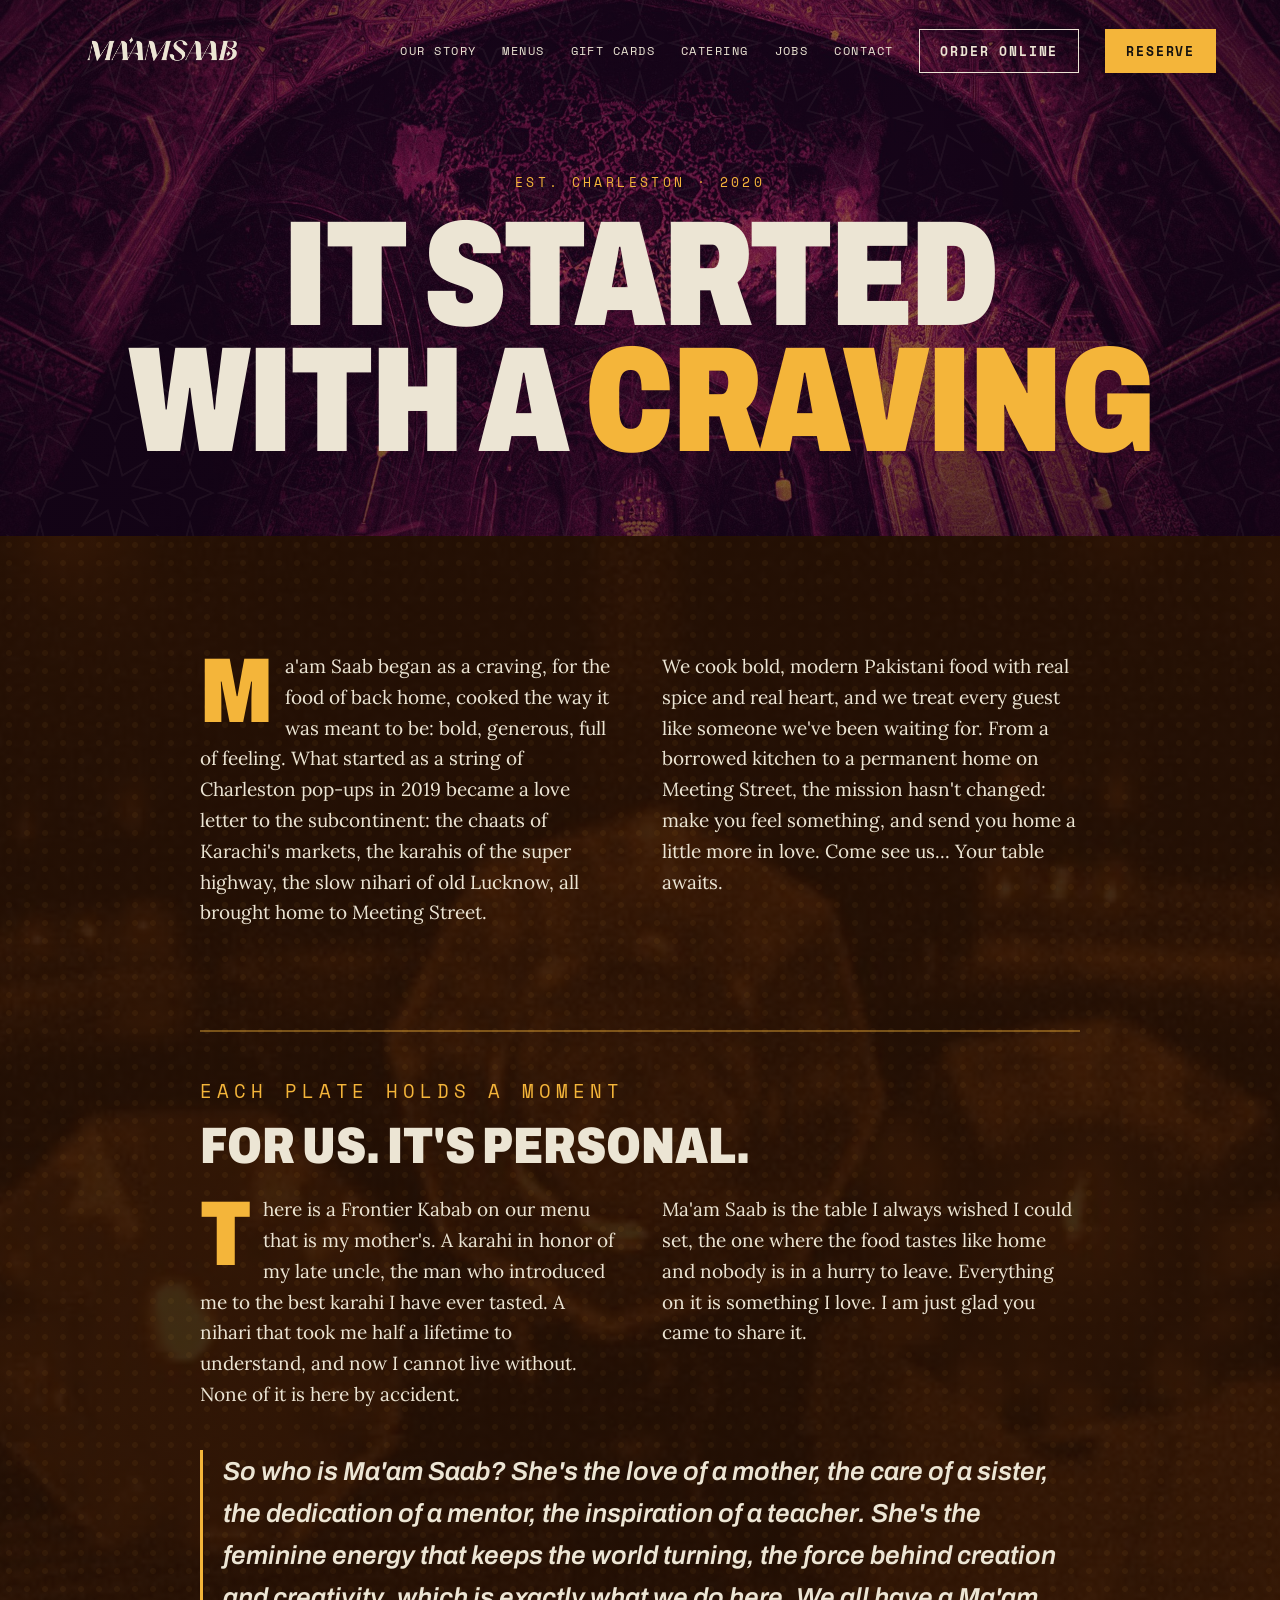
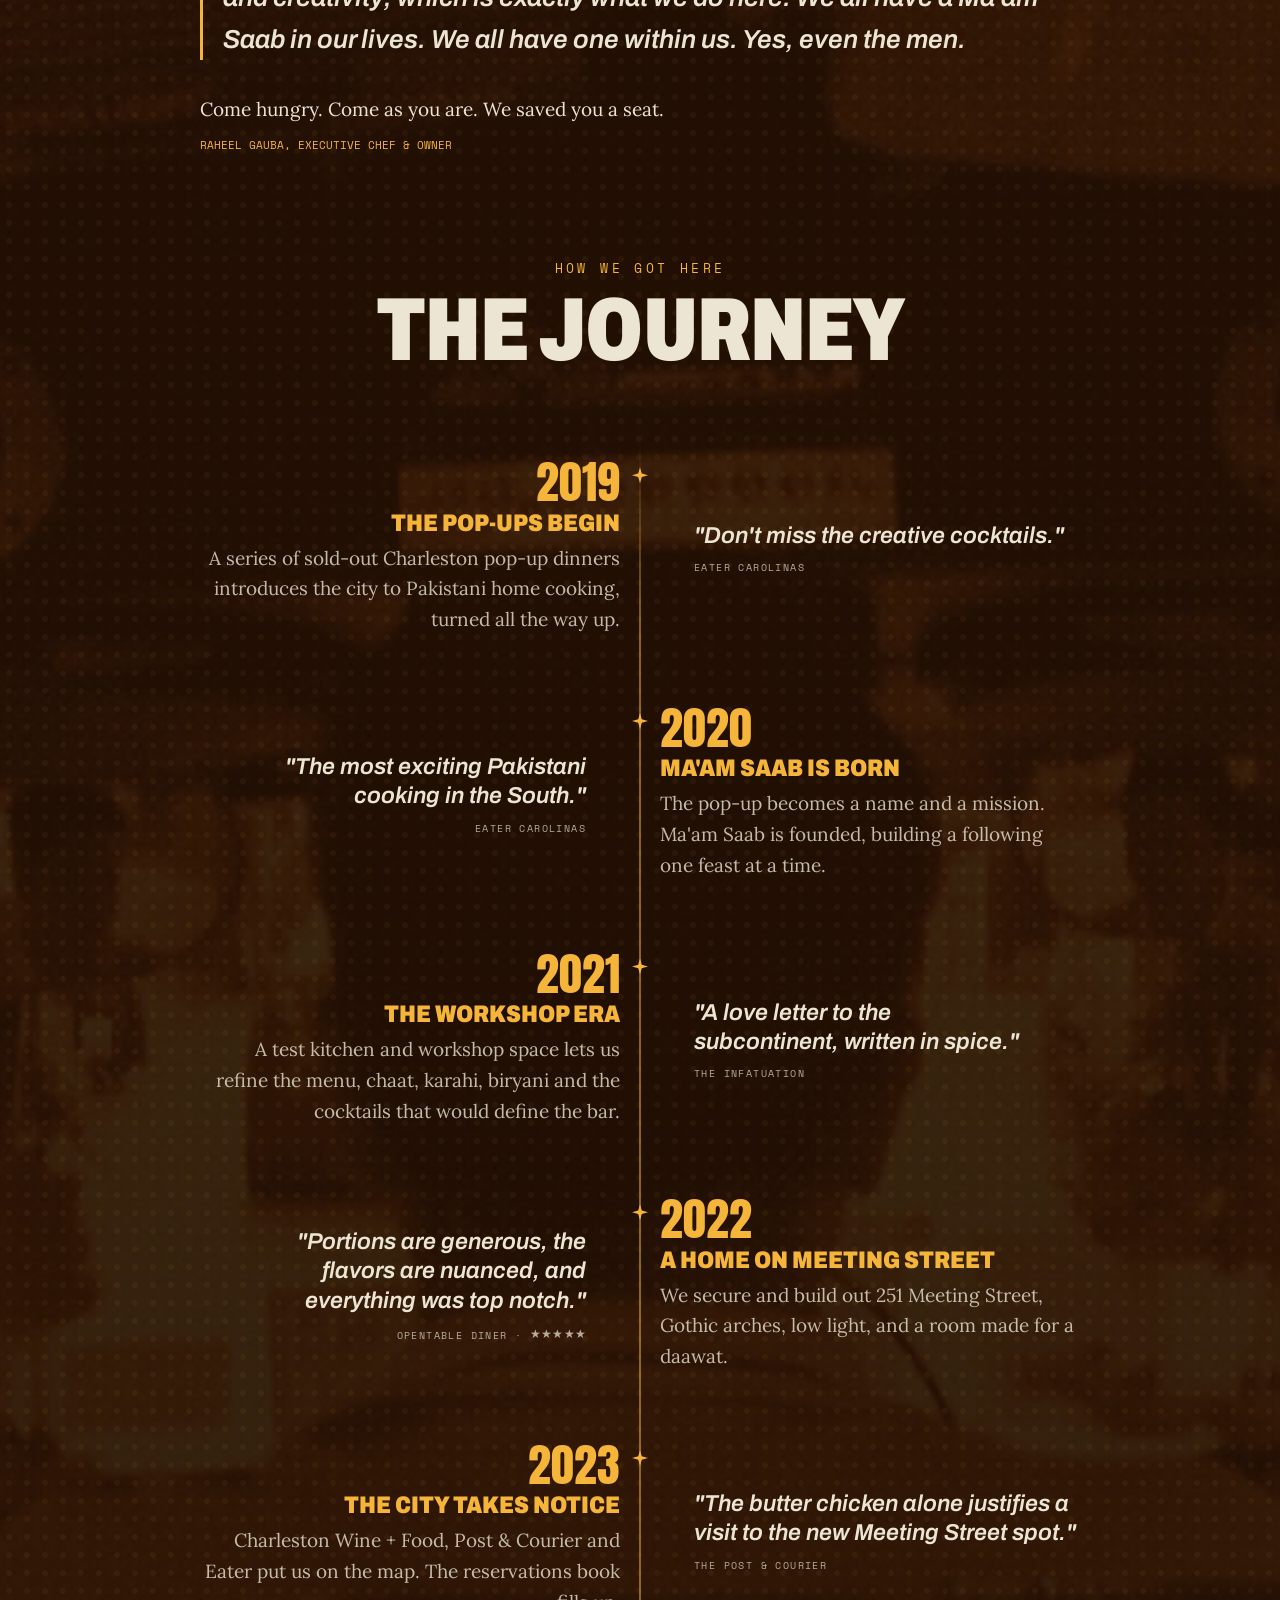
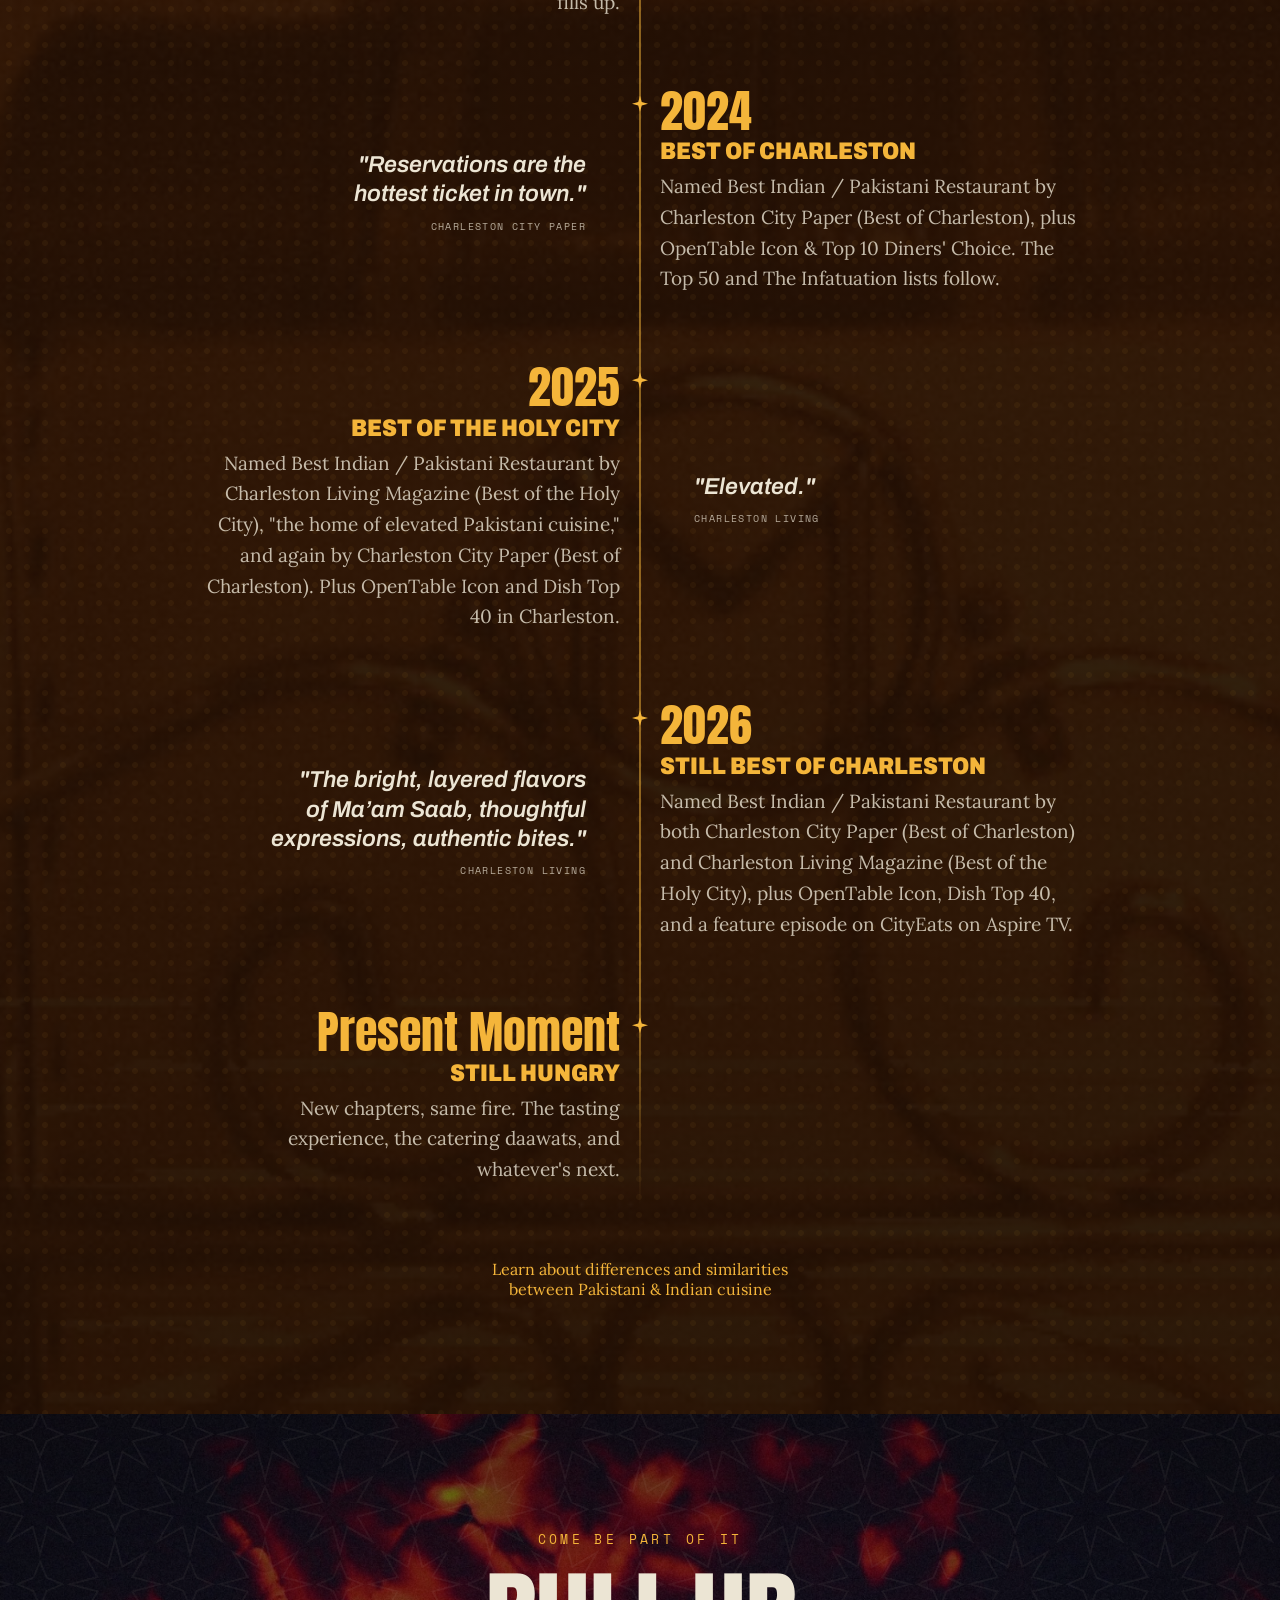
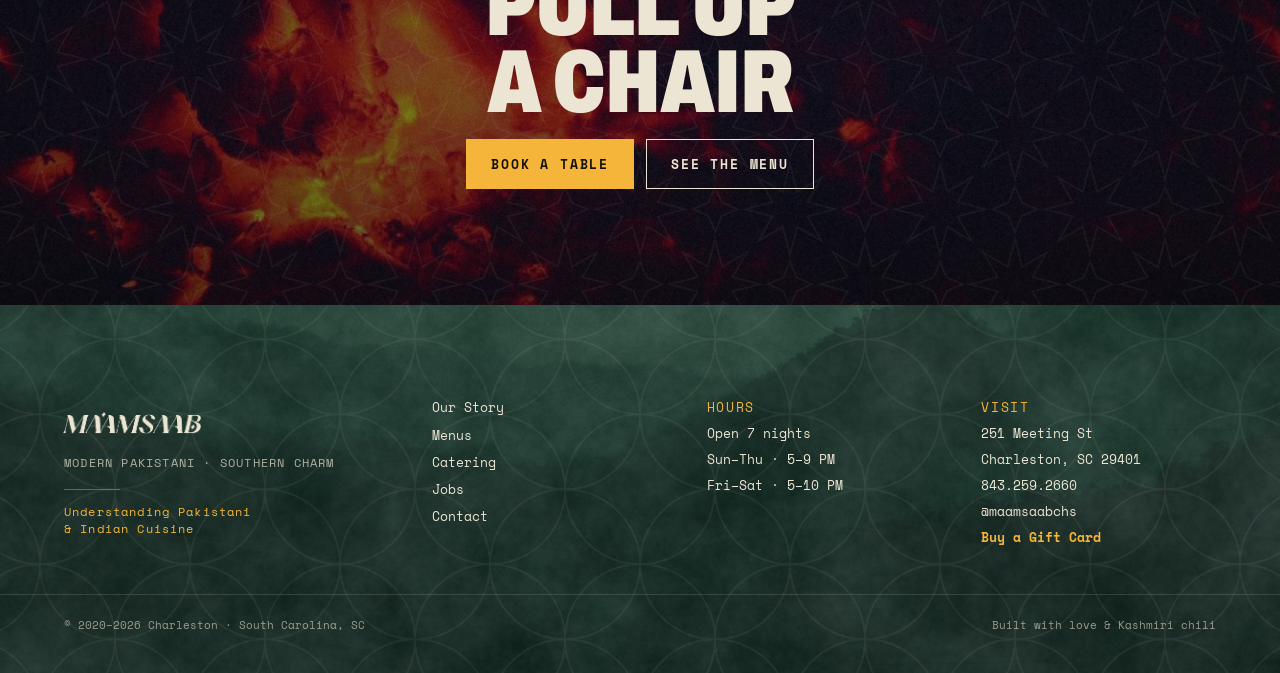
<file: our-story.html>
<!doctype html>
<html lang="en">
<head>
<meta charset="utf-8" />
<meta name="viewport" content="width=device-width, initial-scale=1" />
<title>Our Story · Ma'am Saab · Modern Pakistani Restaurant, Charleston SC</title>
<meta name="description" content="The story of Ma'am Saab, from 2019 Charleston pop-ups to an award-winning modern Pakistani restaurant on Meeting Street. Karachi by way of the South." />
<meta name="theme-color" content="#0C3D2B" />
<link rel="canonical" href="https://maamsaabchs.com/our-story" />
<meta property="og:type" content="website" />
<meta property="og:title" content="Our Story, Ma'am Saab, Charleston SC" />
<meta property="og:description" content="From pop-ups to a permanent home. Karachi by way of the South." />
<meta property="og:image" content="https://maamsaabchs.com/assets/photos/lib-birds-plum.jpg" />
<link rel="preconnect" href="https://fonts.googleapis.com" />
<link rel="preconnect" href="https://fonts.gstatic.com" crossorigin />
<link href="https://fonts.googleapis.com/css2?family=Anton&family=Archivo:ital,wght@0,400;0,600;0,800;0,900;1,600;1,900&family=Space+Mono:wght@400;700&family=Noto+Kufi+Arabic:wght@500;700;900&family=Noto+Nastaliq+Urdu:wght@500;700&family=Pinyon+Script&display=swap" rel="stylesheet" />
<link rel="stylesheet" href="riso.css" />
<link rel="stylesheet" href="patterns.css" />
<link href="https://fonts.googleapis.com/css2?family=Lora:wght@400;500;600&display=swap" rel="stylesheet" />
<link rel="stylesheet" href="site.css" />
<style id="bodyFontVars">
  :root{ --bodyfont:"Lora",serif; --bodyweight:400; --bodysize:16.5px; --bodylh:1.65; --bodytrack:0em; }
  /* every paragraph / body-copy role on the site */
  .lede,.mag > p:not(.eyebrow),.faq .ans,.rb-step p,.tl .td,.dc,.person > div > p:not(.eyebrow),.person > p:not(.eyebrow),p.body,.qa p{
    font-family:var(--bodyfont);
    font-weight:var(--bodyweight);
    font-size:var(--bodysize);
    letter-spacing:var(--bodytrack);
    line-height:var(--bodylh);
  }
</style>
<style>
  .menuhead{padding:clamp(116px,15vw,172px) 0 clamp(40px,6vw,72px);position:relative;overflow:hidden;text-align:center}
  .menuhead h1{font-family:"Archivo",sans-serif;font-weight:900;font-stretch:75%;text-transform:uppercase;
    font-size:clamp(64px,12vw,150px);line-height:.84;letter-spacing:-.02em;color:var(--cream)}
  /* magazine narrative */
  .mag{display:grid;grid-template-columns:1fr 1fr;gap:44px;font-family:"Archivo",sans-serif;font-weight:400;font-size:clamp(15px,1.5vw,18px);line-height:1.62;color:var(--cream)}
  .mag p{margin:0}
  .mag .dc::first-letter{font-family:"Archivo",sans-serif;font-weight:900;font-stretch:75%;float:left;font-size:clamp(58px,8vw,92px);line-height:.74;padding:6px 12px 0 0;color:var(--gold)}
  .pullq{border-left:3px solid var(--gold);padding-left:20px;margin:0}
  .pullq p{font-family:"Archivo",sans-serif;font-style:italic;font-weight:600;font-size:clamp(18px,2.2vw,26px);line-height:1.3;color:var(--cream);margin:0}
  .pullq cite{display:block;margin-top:16px;font-style:normal;font-family:"Space Mono",monospace;font-size:11px;letter-spacing:.14em;text-transform:uppercase;color:var(--gold)}
  @media(max-width:680px){.mag{grid-template-columns:1fr;gap:18px}}
  /* interlaced timeline quote callouts */
  .tlquote{align-self:center}
  .tlquote p{font-family:"Archivo",sans-serif;font-style:italic;font-weight:600;font-size:clamp(15px,1.7vw,22px);line-height:1.28;color:var(--cream);margin:0;text-wrap:balance}
  .tlquote cite{display:block;margin-top:10px;font-style:normal;font-family:"Space Mono",monospace;font-size:10px;letter-spacing:.14em;text-transform:uppercase;color:var(--cream);opacity:.72}
  .tlrow.left .tlquote{grid-column:2;text-align:left;padding-left:34px}
  .tlrow.right .tlquote{grid-column:1;text-align:right;padding-right:34px}
  @media(max-width:680px){.tlrow .tlquote,.tlrow.left .tlquote,.tlrow.right .tlquote{grid-column:1;order:2;align-self:stretch;width:100%;text-align:right;padding:14px 0 0 0;border-top:1px solid rgba(244,181,58,.25);margin-top:16px}
  .tlrow .tlquote p,.tlrow .tlquote cite{text-align:right;text-wrap:normal}
  .tlquote p{font-size:17px;line-height:1.34}.tlquote cite{opacity:.85;margin-top:8px}}
</style>
<script type="application/ld+json">
{"@context":"https://schema.org","@type":"AboutPage","name":"Our Story, Ma'am Saab","url":"https://maamsaabchs.com/our-story",
"about":{"@type":"Restaurant","name":"Ma'am Saab","foundingDate":"2020","servesCuisine":["Pakistani","Indian"],"address":{"@type":"PostalAddress","streetAddress":"251 Meeting St","addressLocality":"Charleston","addressRegion":"SC","postalCode":"29401","addressCountry":"US"},"telephone":"+1-843-259-2660"}}
</script>
<style>
  /* desktop serif scale */
  @media(min-width:900px){
    .lede,.mag p,.mag .dc,.faq .ans,.tl .td,.dc,.person p,p.body,.qa p{font-size:19px!important;line-height:1.62!important}
    .pullq p{font-size:26px!important}
    blockquote p{font-size:23px!important}
  }
</style>
<link rel="icon" type="image/png" sizes="32x32" href="assets/favicon-32.png" />
<link rel="icon" type="image/png" sizes="16x16" href="assets/favicon-16.png" />
<link rel="apple-touch-icon" sizes="180x180" href="assets/favicon-180.png" />
<link rel="manifest" href="site.webmanifest" />
</head>
<body>

<header class="nav scrolled" id="nav">
  <div class="wrapw nav-inner">
    <a href="index.html" aria-label="Ma'am Saab home"><img class="logo" src="assets/wm__cream.png" alt="Ma'am Saab" / fetchpriority="high" decoding="async"></a>
    <nav class="nav-links" aria-label="Primary">
      <a href="our-story.html">Our Story</a>
      <a href="menu.html">Menus</a>
      <a href="https://order.toasttab.com/egiftcards/ma-am-saab-251-meeting-street" target="_blank" rel="noopener">Gift Cards</a>
      <a href="catering.html">Catering</a>
      <a href="jobs.html">Jobs</a>
      <a href="contact.html">Contact</a>
      <a class="btn btn-ghost" href="https://order.toasttab.com/online/ma-am-saab-251-meeting-street" target="_blank" rel="noopener" style="color:var(--cream)">Order Online</a>
      <a class="btn btn-gold" href="https://www.opentable.com/r/maam-saab-reservations-charleston?restref=1202641&lang=en-US&ot_source=Restaurant%20website" target="_blank" rel="noopener">Reserve</a>
    </nav>
    <button class="nav-toggle" id="navToggle" aria-label="Open menu"><span></span><span></span><span></span></button>
  </div>
</header>
<div class="mobile-menu" id="mobileMenu">
  <span class="mm-eyebrow">Charleston · South Carolina</span>
  <a href="our-story.html">Our Story</a>
  <a href="menu.html">Menus</a>
  <a href="https://order.toasttab.com/egiftcards/ma-am-saab-251-meeting-street" target="_blank" rel="noopener">Gift Cards</a>
  <a href="catering.html">Catering</a>
  <a href="jobs.html">Jobs</a>
  <a href="contact.html">Contact</a>
  <a class="mm-cta" href="https://order.toasttab.com/online/ma-am-saab-251-meeting-street" target="_blank" rel="noopener">Order Online</a>
  <a class="mm-cta" href="https://www.opentable.com/r/maam-saab-reservations-charleston?restref=1202641&lang=en-US&ot_source=Restaurant%20website" target="_blank" rel="noopener">Reserve</a>
  <span class="mm-foot">Open 7 nights<br/>Sun&ndash;Thu 5&ndash;9 PM · Fri&ndash;Sat 5&ndash;10 PM<br/>251 Meeting St, Charleston</span>
</div>

<!-- HERO -->
<section class="menuhead" style="background:#120314">
  <div class="frame" style="position:absolute;inset:0;z-index:0;background:#120314"><img src="assets/photos/mosque-lahore-duo.jpg" alt="Mughal arch interior, Lahore" style="object-position:center"/ loading="lazy" decoding="async"><div class="gr"></div></div>
  <div style="position:absolute;inset:0;z-index:1;background:radial-gradient(120% 100% at 50% 38%,rgba(18,3,20,.36),rgba(18,3,20,.74))"></div>
  <div class="secpat pat-khatam" style="opacity:.05;background-size:150px 150px;z-index:2"></div>
  <div class="wrapw" style="position:relative;z-index:3">
    <p class="eyebrow" style="color:var(--gold);margin-bottom:20px">Est. Charleston · 2020</p>
    <h1>It started<br/>with a <span style="color:var(--gold)">craving</span></h1>
  </div>
</section>

<!-- STORY + TIMELINE (merged) -->
<section class="sec" style="position:relative;overflow:hidden;background:#1a0d04">
  <div class="frame" style="position:absolute;inset:0;z-index:0;background:#1a0d04"><img src="assets/photos/rickshaw-orange.jpg" alt="Rickshaw ride through the city" style="object-position:center"/ loading="lazy" decoding="async"><div class="gr"></div></div>
  <div style="position:absolute;inset:0;z-index:1;background:linear-gradient(180deg,rgba(26,13,4,.82),rgba(26,13,4,.92))"></div>
  <div class="secpat pat-halftone" style="opacity:.05;color:var(--gold);background-size:18px 18px;z-index:2"></div>
  <div class="wrapw" style="position:relative;z-index:3">
    <div style="max-width:880px;margin:0 auto">
      <div class="mag reveal">
        <p class="dc">Ma'am Saab began as a craving, for the food of back home, cooked the way it was meant to be: bold, generous, full of feeling. What started as a string of Charleston pop-ups in 2019 became a love letter to the subcontinent: the chaats of Karachi's markets, the karahis of the super highway, the slow nihari of old Lucknow, all brought home to Meeting Street.</p>
        <p>We cook bold, modern Pakistani food with real spice and real heart, and we treat every guest like someone we've been waiting for. From a borrowed kitchen to a permanent home on Meeting Street, the mission hasn't changed: make you feel something, and send you home a little more in love. Come see us... Your table awaits.</p>
      </div>
    </div>

    <div class="person reveal" style="max-width:880px;margin:clamp(56px,8vw,104px) auto 0">
      <div style="border-top:2px solid rgba(244,181,58,.4);padding-top:clamp(28px,4vw,44px)">
        <p class="eyebrow" style="color:var(--gold);margin-bottom:16px">Each plate holds a moment</p>
        <h2 class="hmed" style="color:var(--cream);margin-bottom:24px">For us. It's personal.</h2>
        <div class="mag">
          <p class="dc">There is a Frontier Kabab on our menu that is my mother's. A karahi in honor of my late uncle, the man who introduced me to the best karahi I have ever tasted. A nihari that took me half a lifetime to understand, and now I cannot live without. None of it is here by accident.</p>
          <p>Ma'am Saab is the table I always wished I could set, the one where the food tastes like home and nobody is in a hurry to leave. Everything on it is something I love. I am just glad you came to share it.</p>
        </div>
        <blockquote class="pullq" style="margin-top:clamp(28px,4vw,40px)">
          <p>So who is Ma'am Saab? She's the love of a mother, the care of a sister, the dedication of a mentor, the inspiration of a teacher. She's the feminine energy that keeps the world turning, the force behind creation and creativity, which is exactly what we do here. We all have a Ma'am Saab in our lives. We all have one within us. Yes, even the men.</p>
        </blockquote>
        <p class="lede" style="color:var(--cream);margin-top:clamp(24px,3vw,34px)">Come hungry. Come as you are. We saved you a seat.</p>
      </div>
      <cite style="color:#F4B53A;font-size:11px;font-family:'Space Mono',monospace;font-style:normal;position:relative;top:10px">RAHEEL GAUBA, EXECUTIVE CHEF &amp; OWNER</cite>
    </div>

    <div style="text-align:center;margin:clamp(64px,9vw,120px) 0 clamp(40px,6vw,72px)">
      <p class="eyebrow reveal" style="color:var(--gold);margin-bottom:14px">How we got here</p>
      <h2 class="hbig reveal d1">The journey</h2>
    </div>
    <div class="tl" id="tl">
      <div class="tlrow left"><span class="tldot"></span>
        <div class="tlcard l"><div class="yr">2019</div><div class="th">The Pop-Ups Begin</div><div class="td">A series of sold-out Charleston pop-up dinners introduces the city to Pakistani home cooking, turned all the way up.</div></div>
        <blockquote class="tlquote"><p>"Don't miss the creative cocktails."</p><cite>Eater Carolinas</cite></blockquote>
      </div>
      <div class="tlrow right"><span class="tldot"></span>
        <blockquote class="tlquote"><p>"The most exciting Pakistani cooking in the South."</p><cite>Eater Carolinas</cite></blockquote>
        <div class="tlcard r"><div class="yr">2020</div><div class="th">Ma'am Saab Is Born</div><div class="td">The pop-up becomes a name and a mission. Ma'am Saab is founded, building a following one feast at a time.</div></div>
      </div>
      <div class="tlrow left"><span class="tldot"></span>
        <div class="tlcard l"><div class="yr">2021</div><div class="th">The Workshop Era</div><div class="td">A test kitchen and workshop space lets us refine the menu, chaat, karahi, biryani and the cocktails that would define the bar.</div></div>
        <blockquote class="tlquote"><p>"A love letter to the subcontinent, written in spice."</p><cite>The Infatuation</cite></blockquote>
      </div>
      <div class="tlrow right"><span class="tldot"></span>
        <blockquote class="tlquote"><p>"Portions are generous, the flavors are nuanced, and everything was top notch."</p><cite>OpenTable diner · <span style="font-size:1.18em;letter-spacing:.02em;vertical-align:.08em">★★★★★</span></cite></blockquote>
        <div class="tlcard r"><div class="yr">2022</div><div class="th">A Home on Meeting Street</div><div class="td">We secure and build out 251 Meeting Street, Gothic arches, low light, and a room made for a daawat.</div></div>
      </div>
      <div class="tlrow left"><span class="tldot"></span>
        <div class="tlcard l"><div class="yr">2023</div><div class="th">The City Takes Notice</div><div class="td">Charleston Wine + Food, Post &amp; Courier and Eater put us on the map. The reservations book fills up.</div></div>
        <blockquote class="tlquote"><p>"The butter chicken alone justifies a visit to the new Meeting Street spot."</p><cite>The Post &amp; Courier</cite></blockquote>
      </div>
      <div class="tlrow right"><span class="tldot"></span>
        <blockquote class="tlquote"><p>"Reservations are the hottest ticket in town."</p><cite>Charleston City Paper</cite></blockquote>
        <div class="tlcard r"><div class="yr">2024</div><div class="th">Best of Charleston</div><div class="td">Named Best Indian / Pakistani Restaurant by Charleston City Paper (Best of Charleston), plus OpenTable Icon &amp; Top 10 Diners' Choice. The Top 50 and The Infatuation lists follow.</div></div>
      </div>
      <div class="tlrow left"><span class="tldot"></span>
        <div class="tlcard l"><div class="yr">2025</div><div class="th">Best of the Holy City</div><div class="td">Named Best Indian / Pakistani Restaurant by Charleston Living Magazine (Best of the Holy City), "the home of elevated Pakistani cuisine," and again by Charleston City Paper (Best of Charleston). Plus OpenTable Icon and Dish Top 40 in Charleston.</div></div>
        <blockquote class="tlquote"><p>"Elevated."</p><cite>Charleston Living</cite></blockquote>
      </div>
      <div class="tlrow right"><span class="tldot"></span>
        <blockquote class="tlquote"><p>"The bright, layered flavors of Ma’am Saab, thoughtful expressions, authentic bites."</p><cite>Charleston Living</cite></blockquote>
        <div class="tlcard r"><div class="yr">2026</div><div class="th">Still Best of Charleston</div><div class="td">Named Best Indian / Pakistani Restaurant by both Charleston City Paper (Best of Charleston) and Charleston Living Magazine (Best of the Holy City), plus OpenTable Icon, Dish Top 40, and a feature episode on CityEats on Aspire TV.</div></div>
      </div>
      <div class="tlrow left"><span class="tldot"></span>
        <div class="tlcard l"><div class="yr">Present Moment</div><div class="th">Still Hungry</div><div class="td">New chapters, same fire. The tasting experience, the catering daawats, and whatever's next.</div></div>
      </div>
    </div>
      <p style="text-align:center;margin:clamp(34px,4.5vw,54px) auto 0;max-width:44ch;font-family:'Lora',serif;width:356px"><a href="pakistani-vs-indian-food.html" style="color:var(--gold)">Learn about differences and similarities between Pakistani &amp; Indian cuisine</a></p>
  </div>
</section>

<!-- CTA -->
<section class="sec" style="position:relative;overflow:hidden;background:#0a0402;text-align:center">
  <div class="frame" style="position:absolute;inset:0;z-index:0;background:#0a0402"><img src="assets/photos/charcoal.jpg" alt="Glowing charcoal embers" style="object-position:center"/ loading="lazy" decoding="async"></div>
  <div style="position:absolute;inset:0;z-index:1;background:radial-gradient(120% 100% at 50% 50%,rgba(10,4,2,.4),rgba(10,4,2,.78))"></div>
  <div class="secpat pat-khatam" style="opacity:.05;background-size:150px 150px;z-index:2"></div>
  <div class="wrapw" style="position:relative;z-index:3;display:flex;flex-direction:column;align-items:center;gap:18px">
    <p class="eyebrow reveal" style="color:var(--gold)">Come be part of it</p>
    <h2 class="hbig reveal d1" style="color:var(--cream)">Pull up<br/>a chair</h2>
    <div class="reveal d2" style="display:flex;gap:12px;flex-wrap:wrap;justify-content:center">
      <a class="btn btn-gold" href="https://www.opentable.com/r/maam-saab-reservations-charleston?restref=1202641&lang=en-US&ot_source=Restaurant%20website" target="_blank" rel="noopener">Book a Table</a>
      <a class="btn btn-ghost" href="menu.html" style="color:var(--cream)">See the Menu</a>
    </div>
  </div>
</section>

<!-- FOOTER -->
<footer class="footer">
  <div class="frame" style="position:absolute;inset:0;z-index:0;background:#072018"><img src="assets/photos/islamabad-emerald.jpg" alt="" style="object-position:center 18%;opacity:.95"/ loading="lazy" decoding="async"></div>
  <div style="position:absolute;inset:0;z-index:1;background:linear-gradient(180deg,rgba(7,32,24,.42),rgba(7,32,24,.66))"></div>
  <div class="secpat tex-plaster on-dark" style="z-index:2"></div>
  <div class="secpat pat-jali" style="opacity:.06;background-size:150px 150px;z-index:2"></div>
  <div class="wrapw" style="position:relative;z-index:3;display:grid;grid-template-columns:1.4fr 1fr 1fr 1fr;gap:40px">
    <div>
      <img src="assets/wm__cream.png" alt="Ma'am Saab" style="width:180px;display:block;margin:0 0 0 -22px" / loading="lazy" decoding="async">
      <p class="mono" style="font-size:12px;opacity:.7;margin-top:0px;letter-spacing:.1em">MODERN PAKISTANI · SOUTHERN CHARM</p>
      <div style="margin-top:18px;padding-top:14px;position:relative"><span style="position:absolute;top:0;left:0;width:56px;height:1px;background:rgba(244,181,58,.42)"></span><a class="mono" href="pakistani-vs-indian-food.html" style="font-size:11.5px;letter-spacing:.1em;color:var(--gold);display:inline-block;max-width:27.2ch">Understanding Pakistani &amp; Indian Cuisine</a></div>
    </div>
    <div class="mono" style="font-size:13px;line-height:2.1">
      <a href="our-story.html">Our Story</a><br/>
      <a href="menu.html">Menus</a><br/>
      <a href="catering.html">Catering</a><br/>
      <a href="jobs.html">Jobs</a><br/>
      <a href="contact.html">Contact</a>
    </div>
    <div class="mono" style="font-size:13px;line-height:2">
      <span style="color:var(--gold);letter-spacing:.12em">HOURS</span><br/>
      Open 7 nights<br/>Sun–Thu · 5–9 PM<br/>Fri–Sat · 5–10 PM
    </div>
    <div class="mono" style="font-size:13px;line-height:2">
      <span style="color:var(--gold);letter-spacing:.12em">VISIT</span><br/>
      251 Meeting St<br/>Charleston, SC 29401<br/><a href="tel:+18432592660">843.259.2660</a><br/>
      <a href="https://instagram.com/maamsaabchs">@maamsaabchs</a><br/>
      <a href="https://order.toasttab.com/egiftcards/ma-am-saab-251-meeting-street" target="_blank" rel="noopener" style="color:var(--gold);font-weight:700">Buy a Gift Card</a>
    </div>
  </div>
  <div class="wrapw" style="position:relative;z-index:3;margin-top:44px;padding-top:22px;border-top:1px solid rgba(236,229,212,.14);display:flex;justify-content:space-between;gap:14px;flex-wrap:wrap">
    <span class="mono" style="font-size:11px;opacity:.6">© 2020–2026 Charleston · South Carolina, SC</span>
    <span class="mono" style="font-size:11px;opacity:.6">Built with love &amp; Kashmiri chili</span>
  </div>
</footer>

<div class="mcta">
  <a href="https://www.opentable.com/r/maam-saab-reservations-charleston?restref=1202641&lang=en-US&ot_source=Restaurant%20website" target="_blank" rel="noopener" style="background:var(--gold);color:var(--ink)">Reserve</a>
  <a href="https://order.toasttab.com/online/ma-am-saab-251-meeting-street" target="_blank" rel="noopener" style="background:var(--ink);color:var(--cream)">Order Online</a>
</div>

<script src="site.js"></script>
<script>
// timeline reveal
(function(){
  var io=new IntersectionObserver(function(es){es.forEach(function(e){if(e.isIntersecting){e.target.classList.add('in');io.unobserve(e.target);}});},{threshold:.2,rootMargin:"0px 0px -10% 0px"});
  document.querySelectorAll('.tlcard').forEach(function(c){io.observe(c);});
})();
</script>
</body>
</html>
</file>
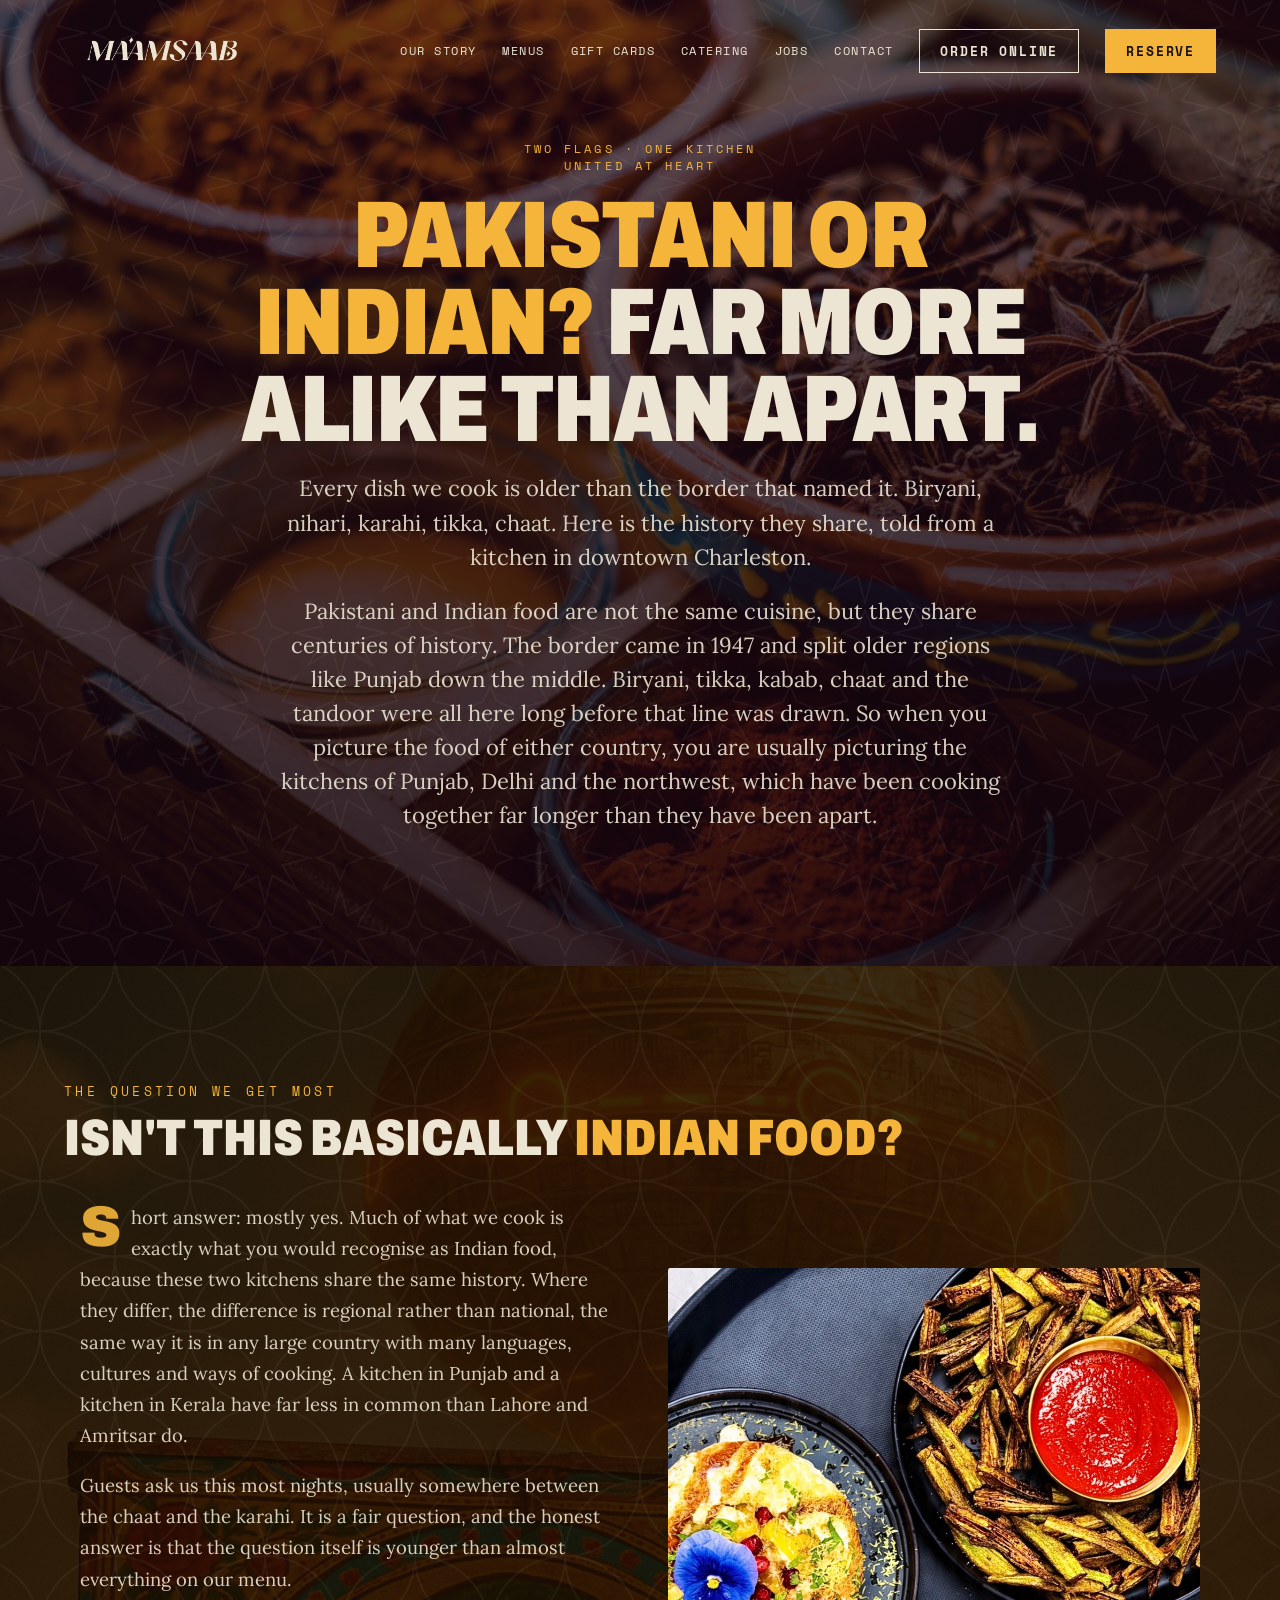
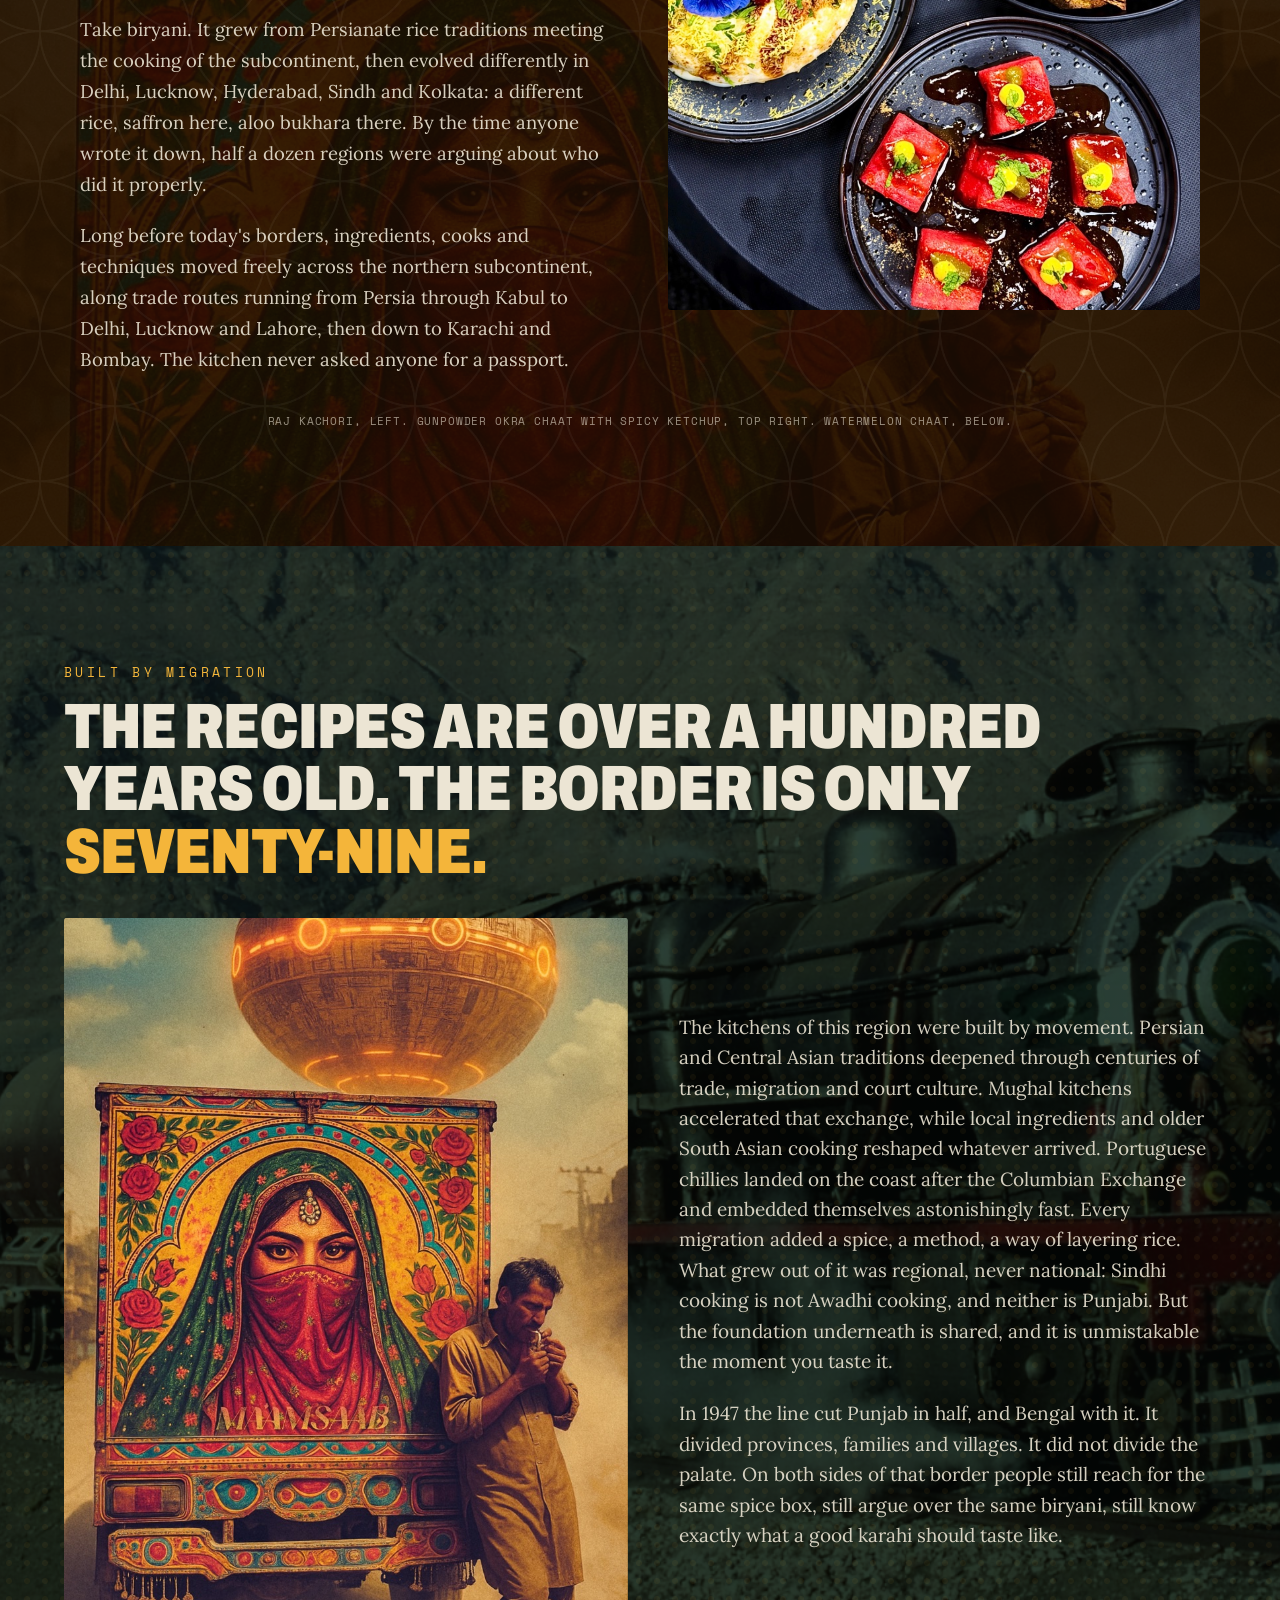
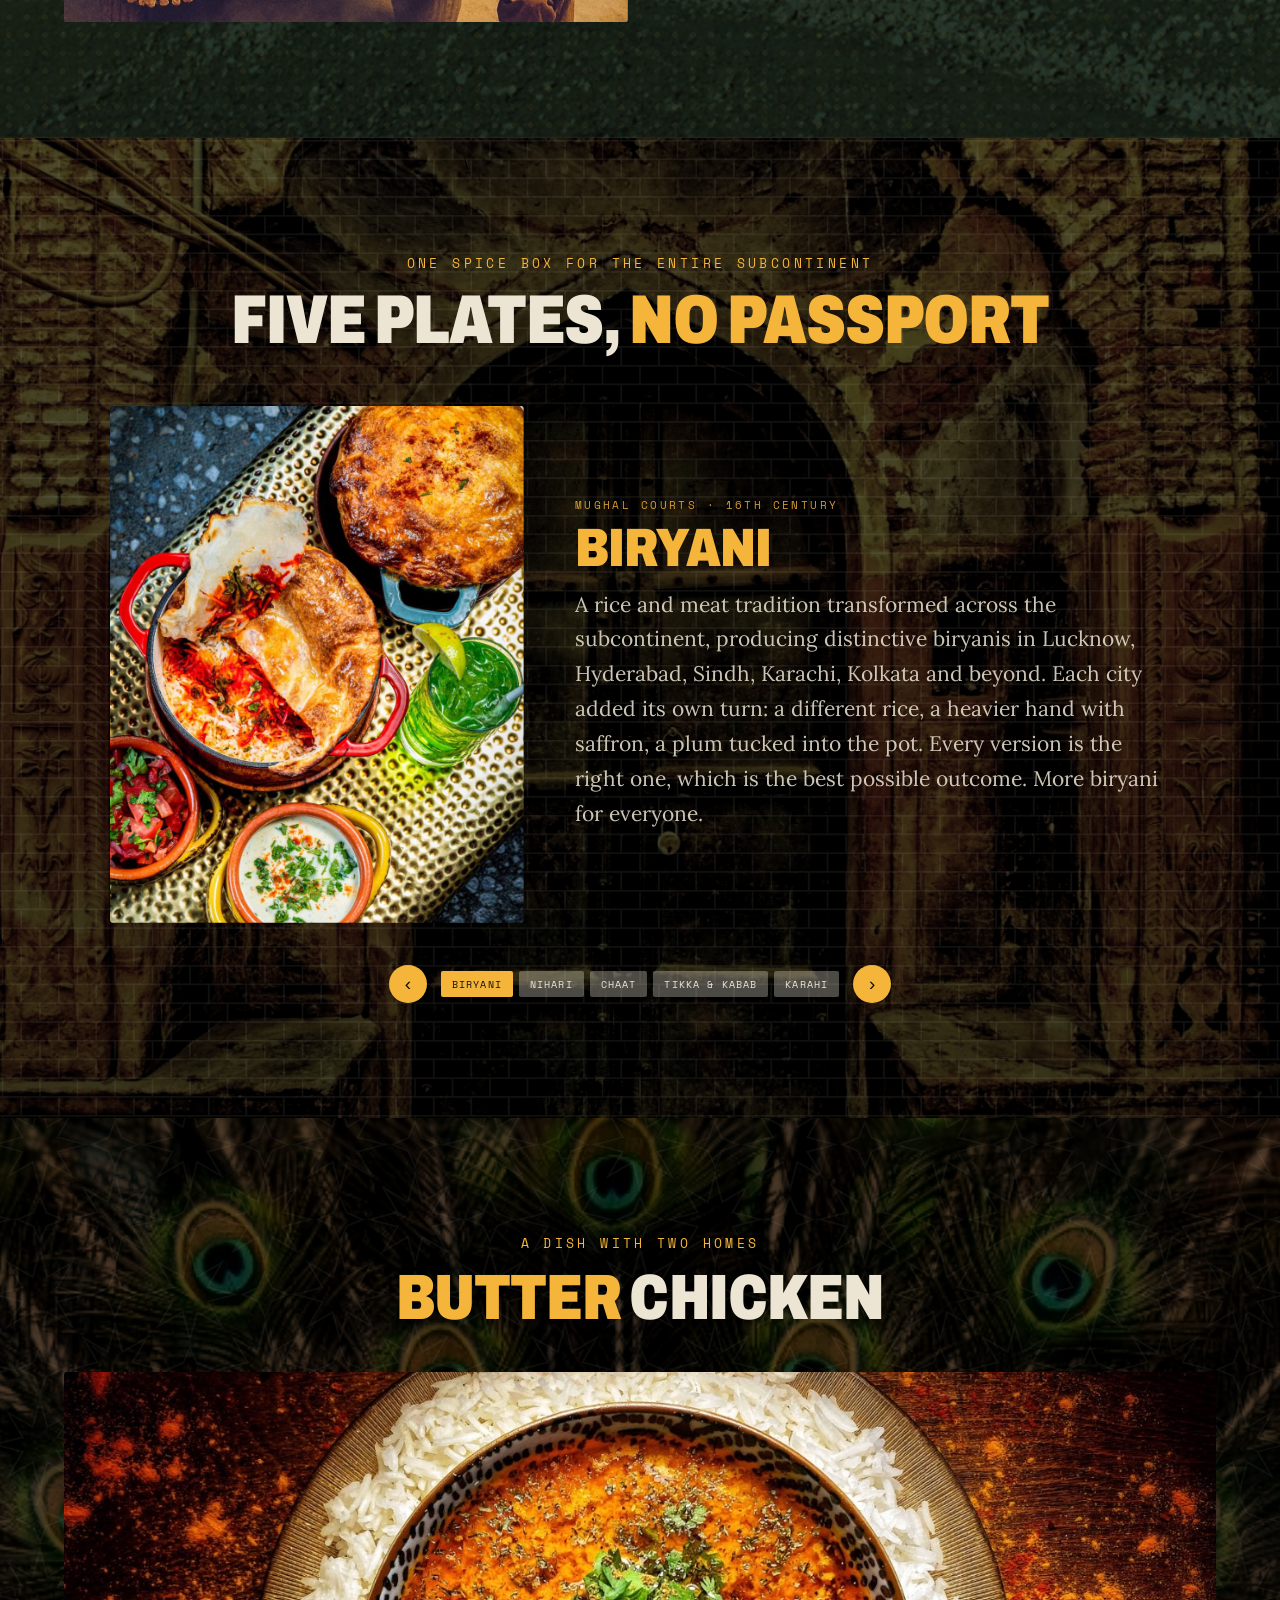
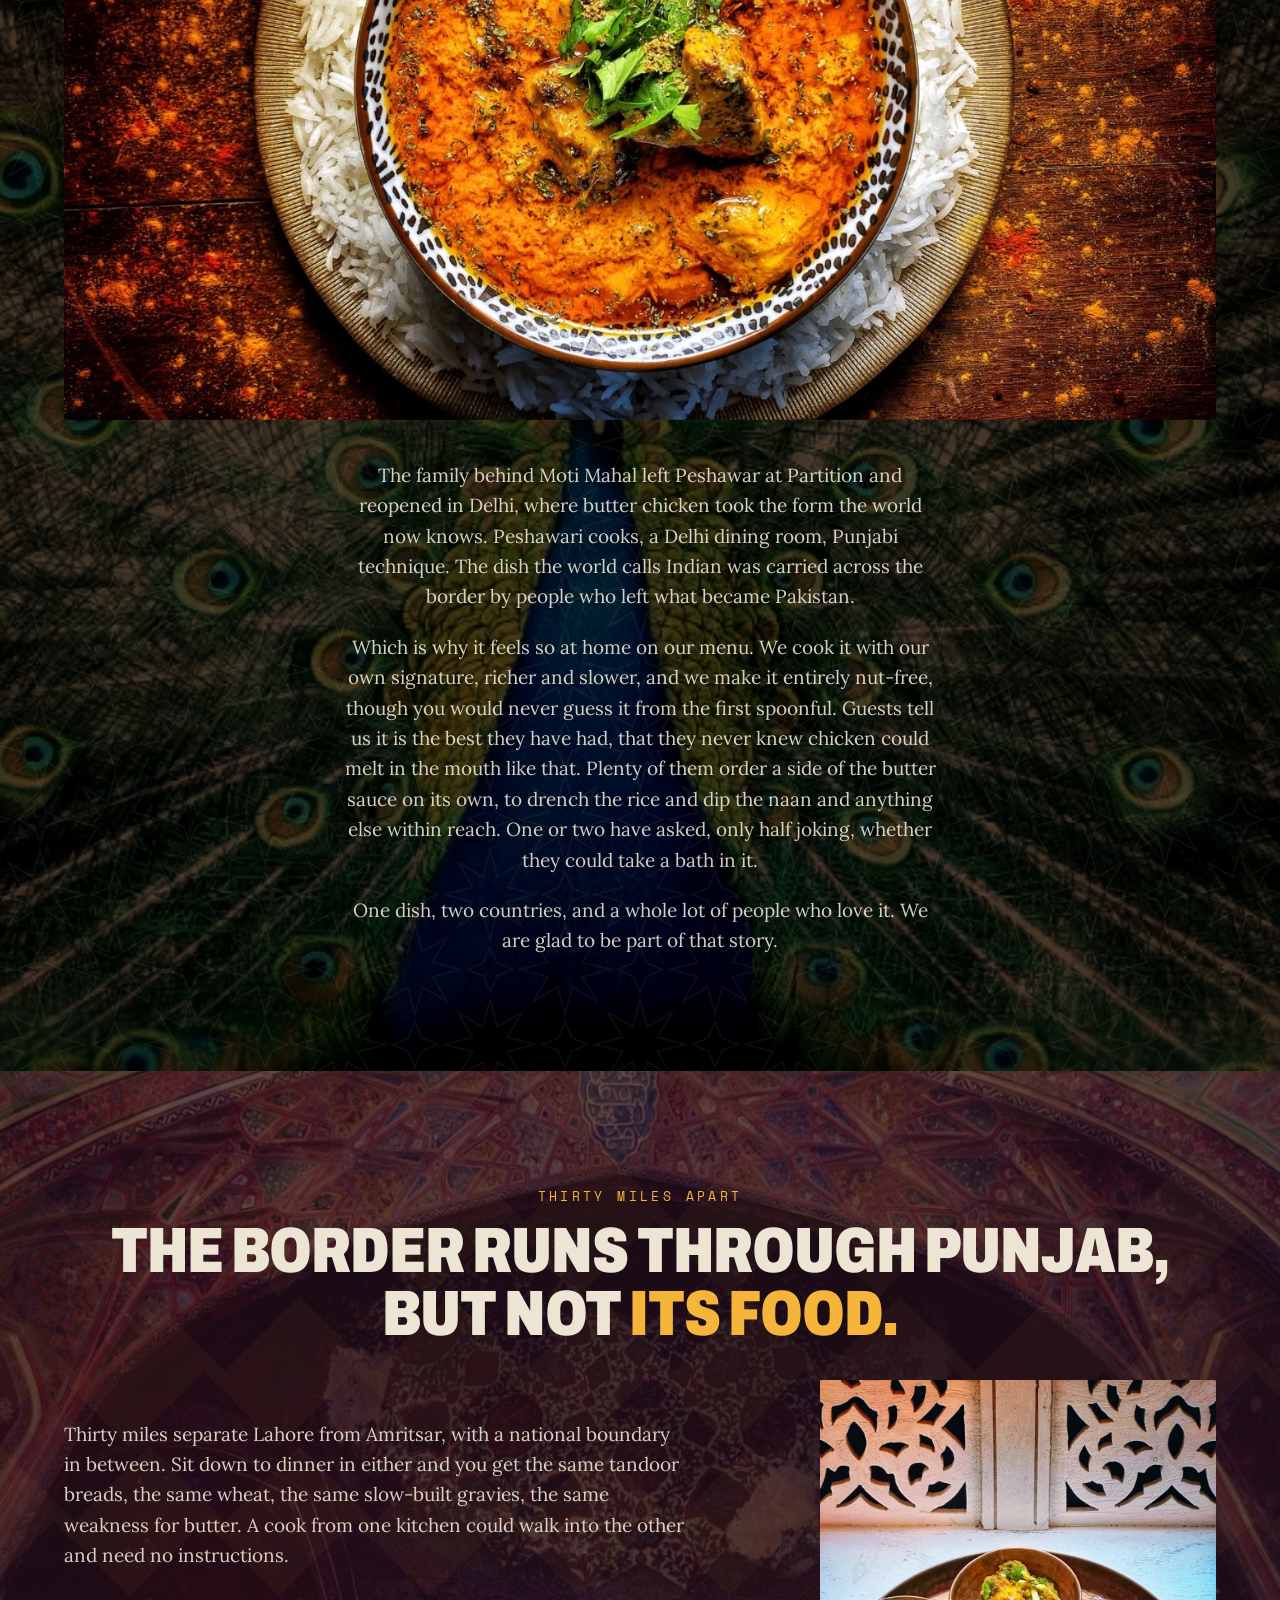
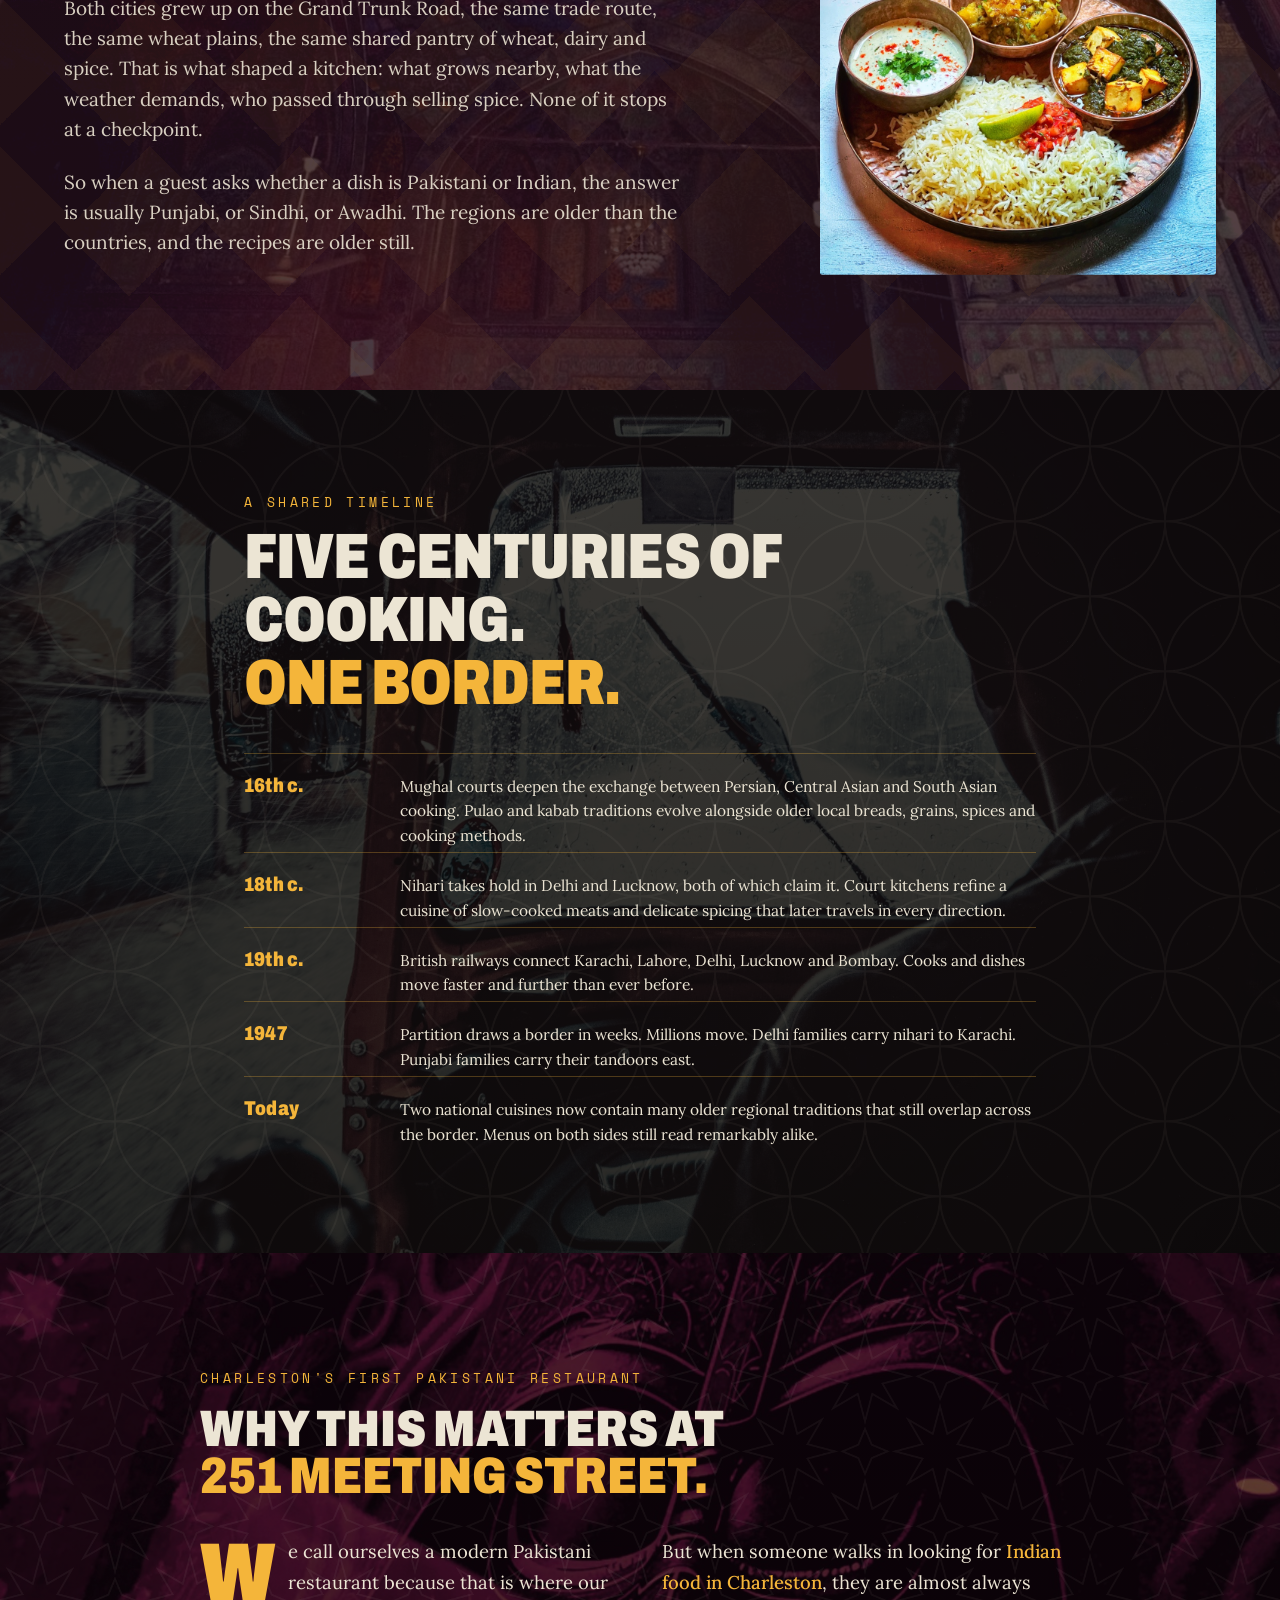
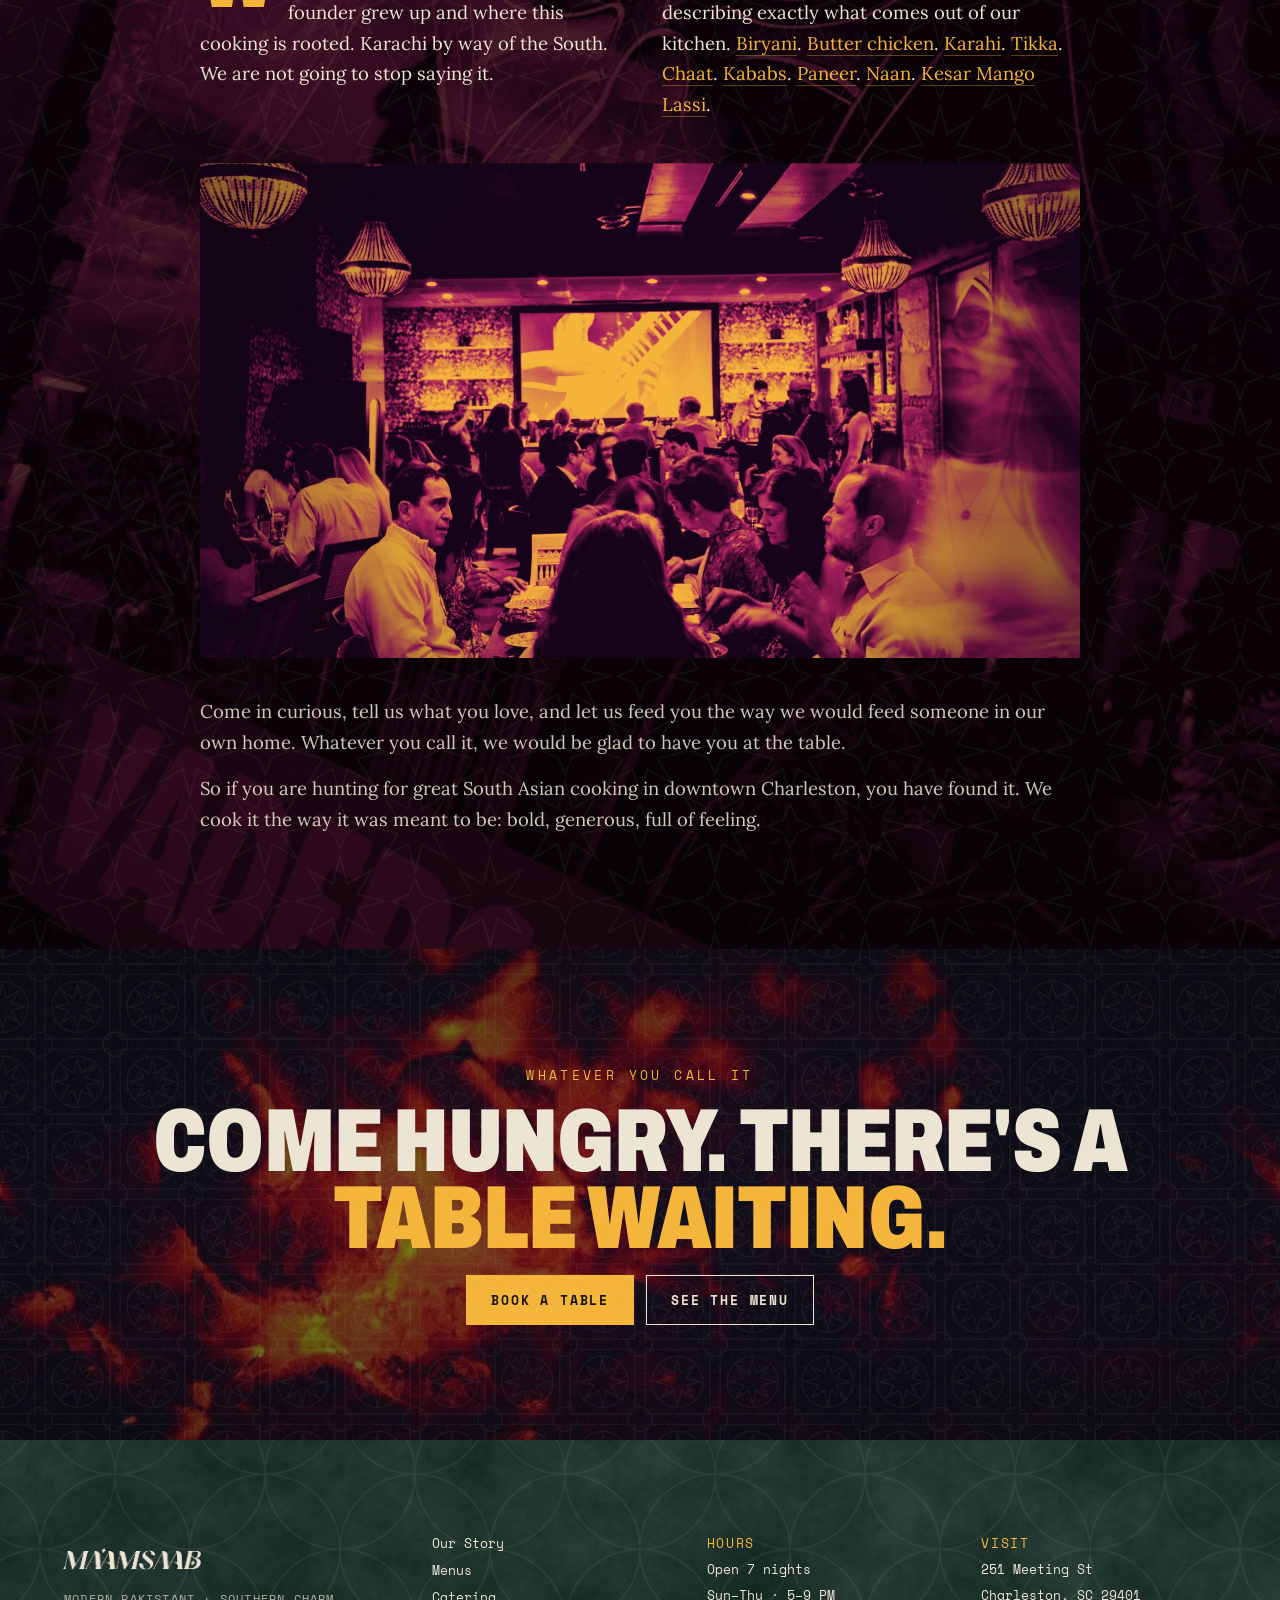
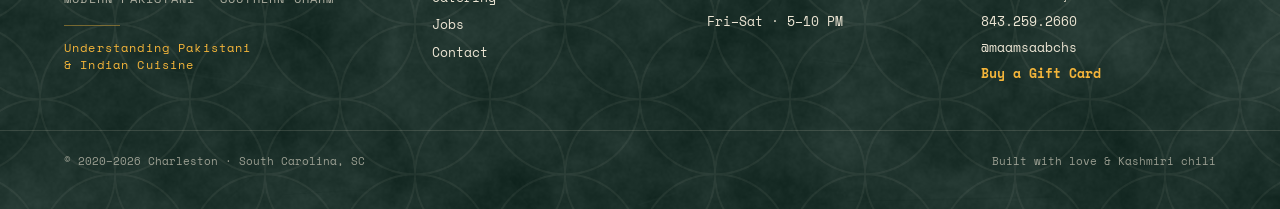
<file: pakistani-vs-indian-food.html>
<!doctype html>
<html lang="en">
<head>
<meta charset="utf-8" />
<meta name="viewport" content="width=device-width, initial-scale=1" />
<title>Indian &amp; Pakistani Food in Charleston, SC · What's the Difference? · Ma'am Saab</title>
<meta name="description" content="Pakistani and Indian food share one culinary history. Biryani, nihari, karahi, tikka and chaat predate the 1947 border. A guide from Ma'am Saab, a modern Pakistani and South Asian restaurant in downtown Charleston, SC." />
<link rel="canonical" href="https://maamsaabchs.com/pakistani-vs-indian-food" />
<meta property="og:type" content="article" />
<meta property="og:title" content="Pakistani vs Indian Food · What's the Difference?" />
<meta property="og:description" content="One kitchen, two flags. How biryani, nihari, karahi and chaat travelled a subcontinent that had no border." />
<meta property="og:url" content="https://maamsaabchs.com/pakistani-vs-indian-food" />
<meta property="og:image" content="https://maamsaabchs.com/assets/photos/spices.jpg" />
<link rel="icon" type="image/png" sizes="32x32" href="assets/favicon-32.png" />
<link rel="apple-touch-icon" sizes="180x180" href="assets/favicon-180.png" />
<link rel="preconnect" href="https://fonts.googleapis.com" />
<link rel="preconnect" href="https://fonts.gstatic.com" crossorigin />
<link href="https://fonts.googleapis.com/css2?family=Anton&family=Archivo:ital,wght@0,400;0,600;0,800;0,900;1,900&family=Lora:ital,wght@0,400;0,500;1,400&family=Space+Mono:wght@400;700&family=Noto+Kufi+Arabic:wght@400;700;900&display=swap" rel="stylesheet" />
<link rel="stylesheet" href="riso.css" />
<link rel="stylesheet" href="patterns.css" />
<link rel="stylesheet" href="site.css" />
<style>
/* ── editorial article layout, built on the site's tokens ── */
.art{--measure:68ch}
.art-hero{position:relative;min-height:72svh;display:flex;align-items:flex-end;text-align:center;overflow:hidden;background:#1a0d04;padding:clamp(96px,12vw,140px) 0 clamp(30px,3.5vw,44px)}
.art-hero .frame{position:absolute;inset:0;z-index:0}
.art-hero .frame img{width:100%;height:100%;object-fit:cover;object-position:center}
.art-hero .veil{position:absolute;inset:0;z-index:1;background:linear-gradient(180deg,rgba(48,12,34,.62),rgba(30,7,21,.93))}
.art-hero .wrapw{position:relative;z-index:3;padding-bottom:clamp(44px,7vw,96px)}
.kicker{font-family:"Space Mono",monospace;font-size:12px;letter-spacing:.26em;text-transform:uppercase;color:var(--gold);margin-bottom:18px}
.art h1{font-family:"Archivo",sans-serif;font-weight:900;font-stretch:78%;text-transform:uppercase;
  font-size:clamp(40px,7.4vw,96px);line-height:.92;letter-spacing:-.015em;color:var(--cream);max-width:22ch}
.art h1 em{font-style:normal;color:var(--gold)}
.standfirst{font-family:"Lora",serif;font-size:clamp(17px,2vw,22px);line-height:1.55;color:var(--cream);
  opacity:.9;max-width:52ch;margin:18px auto 0}

.art-body{background:#0b1512;position:relative;overflow:hidden;padding:clamp(56px,8vw,110px) 0}
.art-body>.secpat{position:absolute;inset:0;z-index:0;opacity:.05;color:var(--gold);background-size:150px 150px}
.art-body .wrapw{position:relative;z-index:2}
.col{max-width:var(--measure);margin:0 auto}
.col h2{font-family:"Archivo",sans-serif;font-weight:900;font-stretch:82%;text-transform:uppercase;
  font-size:clamp(24px,3.4vw,40px);line-height:1;letter-spacing:-.01em;color:var(--gold);
  margin:clamp(46px,6vw,78px) 0 20px}
.col h2:first-child{margin-top:0}
.col h3{font-family:"Archivo",sans-serif;font-weight:800;font-stretch:88%;text-transform:uppercase;
  font-size:16px;letter-spacing:.04em;color:var(--cream);margin:34px 0 8px}
.col p{font-family:"Lora",serif;font-size:16.5px;line-height:1.68;color:var(--cream);opacity:.88;margin-bottom:17px}
.col p strong{font-weight:500;opacity:1;color:var(--gold)}
.col .lede{font-size:19px;line-height:1.6;opacity:.95}

/* pull quote */
.pull{margin:clamp(40px,5vw,64px) auto;max-width:56ch;text-align:center}
.pull p{font-family:"Archivo",sans-serif;font-weight:900;font-stretch:80%;text-transform:uppercase;
  font-size:clamp(20px,2.8vw,32px);line-height:1.12;letter-spacing:-.01em;color:var(--cream);opacity:1}
.pull .rule{width:60px;height:2px;background:var(--gold);margin:0 auto 22px}

/* dish cards */
.dish .n{font-family:"Archivo",sans-serif;font-weight:900;font-stretch:84%;text-transform:uppercase;
  font-size:17px;letter-spacing:.01em;color:var(--gold);margin-bottom:4px}
.dish .o{font-family:"Space Mono",monospace;font-size:10px;letter-spacing:.16em;text-transform:uppercase;
  color:var(--cream);opacity:.55;margin-bottom:10px}
.dish p{font-size:14.5px;line-height:1.6;margin:0}

/* figures */
figure{margin:clamp(40px,5.5vw,72px) 0}
figure .frame{position:relative;overflow:hidden;background:#111}
figure .frame img{width:100%;height:100%;object-fit:cover;display:block}
figcaption{font-family:"Space Mono",monospace;font-size:11px;letter-spacing:.1em;text-transform:uppercase;
  color:var(--cream);opacity:.55;margin-top:11px;text-align:center}
.fig-wide{max-width:1180px;margin-inline:auto}
.fig-wide .frame{aspect-ratio:21/9}
.fig-duo{display:grid;grid-template-columns:1fr 1fr;gap:14px;max-width:1180px;margin-inline:auto}
.fig-duo .frame{aspect-ratio:4/5}
@media(max-width:700px){.fig-duo{grid-template-columns:1fr}}

/* timeline */
.era{border-top:1px solid rgba(244,181,58,.28);padding:20px 0 4px;display:grid;
  grid-template-columns:132px 1fr;gap:24px;align-items:start}
.era .y{font-family:"Archivo",sans-serif;font-weight:900;font-stretch:80%;font-size:20px;
  color:var(--gold);letter-spacing:.01em}
.era p{margin:0;font-family:"Lora",serif;font-size:15.5px;line-height:1.6}
@media(max-width:640px){.era{grid-template-columns:1fr;gap:6px}}

/* closing CTA */
.art-cta{background:#0C3D2B;position:relative;overflow:hidden;padding:clamp(52px,7vw,96px) 0;text-align:center}
.art-cta>.secpat{position:absolute;inset:0;z-index:0;opacity:.06;color:var(--gold);background-size:170px 170px}
.art-cta .wrapw{position:relative;z-index:2}
.art-cta h2{font-family:"Archivo",sans-serif;font-weight:900;font-stretch:78%;text-transform:uppercase;
  font-size:clamp(28px,4.6vw,58px);line-height:.96;color:var(--cream);margin-bottom:16px}
.art-cta h2 em{font-style:normal;color:var(--gold)}
.art-cta p{font-family:"Lora",serif;font-size:17px;line-height:1.6;color:var(--cream);opacity:.9;
  max-width:50ch;margin:0 auto 30px}
.art-cta .btns{display:flex;gap:12px;justify-content:center;flex-wrap:wrap}

/* full-bleed image bands with overlaid headline */
.band{padding:clamp(72px,9vw,132px) 0;align-items:center;position:relative;display:flex;overflow:hidden;background:#0b1512}
.band.band-tall{min-height:auto;padding:clamp(60px,8vw,110px) 0}
.band .frame{position:absolute;inset:0;z-index:0}
.band .frame img{width:100%;height:100%;object-fit:cover;object-position:center}
.band .veil{position:absolute;inset:0;z-index:1;
  background:linear-gradient(180deg,rgba(10,20,16,.72),rgba(10,20,16,.9))}
.band-in{position:relative;z-index:3;max-width:1280px}
.band h2{font-family:"Archivo",sans-serif;font-weight:900;font-stretch:78%;text-transform:uppercase;
  font-size:clamp(28px,5vw,64px);line-height:.98;letter-spacing:-.015em;color:var(--cream)}
.band h2 span{color:var(--gold)}
.band-copy{font-family:"Lora",serif;font-size:clamp(16px,1.8vw,19px);line-height:1.6;
  color:var(--cream);opacity:.9;max-width:54ch;margin-top:22px}
.artp{font-family:"Lora",serif;font-size:clamp(16px,1.7vw,18.5px);line-height:1.65;
  color:var(--cream);opacity:.88}
.artp em{color:var(--gold);font-style:italic}
.arth3{font-family:"Archivo",sans-serif;font-weight:800;font-stretch:88%;text-transform:uppercase;
  font-size:15px;letter-spacing:.06em;color:var(--gold);margin-bottom:12px}
@media(max-width:700px){
  .band{min-height:64svh}
  .mag{grid-template-columns:1fr!important;gap:16px!important}
}

/* article body copy is serif, matching the site's body font */
.art .mag,.art .mag p,.art .mag .dc{font-family:"Lora",serif;font-size:clamp(16px,1.7vw,18.5px);line-height:1.65}
  .dc + .dc{margin-top:clamp(14px,1.6vw,20px)}
  .dc strong{font-family:"Space Mono",monospace;font-weight:700;font-size:.82em;letter-spacing:.12em;text-transform:uppercase;color:var(--gold);margin-right:6px}
.band .band-pat{position:absolute;inset:0;z-index:2;opacity:.05;color:var(--gold);background-size:150px 150px;pointer-events:none}
.art-col{max-width:880px;margin:0 auto}
.art-col p:not(.eyebrow){font-family:"Lora",serif;font-size:clamp(16px,1.7vw,18.5px);line-height:1.68;color:var(--cream);opacity:.9;margin-bottom:1.05em}
.art-col p:not(.eyebrow):last-child{margin-bottom:0}
.art-col p.dc::first-letter{font-family:"Archivo",sans-serif;font-weight:900;font-size:3.1em;line-height:.82;float:left;margin:2px 10px 0 0;color:var(--gold)}
.dishrow{display:grid;grid-template-columns:minmax(0,1fr) minmax(0,1.05fr);gap:clamp(24px,4vw,60px);align-items:center;max-width:1060px;margin:0 auto clamp(40px,5.5vw,76px)}
.dishrow:last-child{margin-bottom:0}
.dishrow.alt .dishpic{order:2}
.dishpic{margin:0;position:relative;overflow:hidden;aspect-ratio:4/3;clip-path:inset(0 round 3px)}
.dishpic img{width:100%;height:100%;object-fit:cover;display:block;transition:transform .8s cubic-bezier(.2,0,.2,1)}
.dishrow:hover .dishpic img{transform:scale(1.03)}
.dishdate{font-family:"Space Mono",monospace;font-size:11px;letter-spacing:.22em;text-transform:uppercase;color:var(--gold);opacity:.85;margin-bottom:10px}
.dishname{font-family:"Archivo",sans-serif;font-weight:900;font-stretch:80%;text-transform:uppercase;font-size:clamp(30px,4.4vw,54px);line-height:.94;letter-spacing:-.015em;color:var(--cream);margin:0 0 14px}
.dishtxt p:last-child{font-family:"Lora",serif;font-size:clamp(15.5px,1.65vw,18px);line-height:1.66;color:var(--cream);opacity:.86;margin:0;max-width:46ch}
@media(max-width:760px){
  .dishrow{grid-template-columns:1fr;gap:18px;margin-bottom:clamp(34px,7vw,48px)}
  .dishrow.alt .dishpic{order:0}
}
.art-pq{max-width:880px;margin:clamp(32px,4vw,48px) auto}
.art-hero h1{max-width:16ch;margin-left:auto;margin-right:auto}
.artsplit{display:grid;grid-template-columns:minmax(0,1fr) minmax(0,1fr);gap:clamp(28px,4.5vw,56px);align-items:center;max-width:1120px;margin:0 auto}
.artsplit .art-col{max-width:none;margin:0}
.artfig{margin:0}
.artfig img{width:100%;height:auto;display:block;clip-path:inset(0 round 3px)}
.artfig figcaption{font-family:"Space Mono",monospace;font-size:10.5px;line-height:1.7;letter-spacing:.08em;text-transform:uppercase;color:var(--cream);opacity:.6;margin-top:12px}
@media(max-width:860px){.artsplit{grid-template-columns:1fr;gap:26px}.artfig{position:static}}
.artcap{font-family:"Space Mono",monospace;font-size:10.5px;line-height:1.7;letter-spacing:.08em;text-transform:uppercase;color:var(--cream);opacity:.6;text-align:center;max-width:1120px;margin:clamp(26px,3vw,38px) auto 0}
.dcar{overflow:hidden;max-width:1060px;margin:0 auto}
.dtrack{display:flex;transition:transform .62s cubic-bezier(.6,0,.2,1)}
.dslide{flex:0 0 100%;display:grid;grid-template-columns:minmax(0,.82fr) minmax(0,1.18fr);gap:clamp(24px,4vw,60px);align-items:center}
.dspic{margin:0;overflow:hidden;aspect-ratio:4/5;clip-path:inset(0 round 3px)}
.dspic img{width:100%;height:100%;object-fit:cover;display:block}
.dsdate{font-family:"Space Mono",monospace;font-size:11px;letter-spacing:.22em;text-transform:uppercase;color:var(--gold);opacity:.85;margin-bottom:10px}
.dsname{font-family:"Archivo",sans-serif;font-weight:900;font-stretch:80%;text-transform:uppercase;font-size:clamp(30px,4.4vw,54px);line-height:.94;letter-spacing:-.015em;color:var(--gold);margin:0 0 14px}
.dscopy{font-family:"Lora",serif;font-size:clamp(17px,1.95vw,21px);line-height:1.66;color:var(--cream);opacity:.86;margin:0;max-width:46ch}
.dnav{display:flex;align-items:center;justify-content:center;gap:14px;max-width:1060px;margin:clamp(26px,3.4vw,42px) auto 0;flex-wrap:wrap}
.darrow{background:none;border:1px solid rgba(244,181,58,.45);color:var(--gold);width:38px;height:38px;border-radius:50%;cursor:pointer;font-size:19px;line-height:1;transition:.2s}
.darrow:hover{background:rgba(244,181,58,.14);border-color:var(--gold)}
.ddots{display:flex;gap:6px;flex-wrap:wrap;justify-content:center}
.ddot{background:none;border:1px solid rgba(236,229,212,.22);color:var(--cream);padding:6px 11px;border-radius:2px;cursor:pointer;font-family:"Space Mono",monospace;font-size:9.5px;letter-spacing:.12em;text-transform:uppercase;opacity:.6;transition:.2s}
.ddot:hover{opacity:1;border-color:rgba(244,181,58,.5)}
.ddot.on{background:var(--gold);border-color:var(--gold);color:var(--ink);opacity:1}
@media(max-width:760px){.dslide{grid-template-columns:1fr;gap:18px}.ddot span{display:none}.ddot{width:9px;height:9px;padding:0;border-radius:50%}}
  .bandgrid{display:grid;grid-template-columns:minmax(0,1.05fr) minmax(0,1fr);gap:clamp(28px,4vw,58px);align-items:center;margin-top:clamp(22px,3vw,34px)}
  .bandpic{margin:0;overflow:hidden;aspect-ratio:4/5;clip-path:inset(0 round 3px)}
  .bandpic img{width:100%;height:100%;object-fit:cover;display:block;object-position:center 62%}
  .bandtext .band-copy{max-width:52ch}
  @media(max-width:860px){.bandgrid{grid-template-columns:1fr;gap:26px}.bandpic{aspect-ratio:16/10}}
  .bandgrid-r{grid-template-columns:minmax(0,1.28fr) minmax(0,.72fr)}
  @media(max-width:860px){.bandgrid-r .bandpic{order:-1;aspect-ratio:4/5;align-self:start}}
  .artp a,.dc a,.band-copy a,.mag a,.artcol a,main p a{color:var(--gold);text-decoration:none;border-bottom:1px solid rgba(244,181,58,.34);transition:border-color .2s}
  .artp a:hover,.dc a:hover,.band-copy a:hover,.mag a:hover,.artcol a:hover,main p a:hover{border-bottom-color:var(--gold)}
  .bcpic{overflow:hidden;clip-path:inset(0 round 3px)}
  .bcpic img{width:100%;display:block;object-fit:cover;aspect-ratio:16/9}
  .bccopy{max-width:66ch;margin:0 auto;text-align:center}
  .bccopy .band-copy{max-width:none}
  .bccopy .band-copy + .band-copy{margin-top:clamp(14px,1.6vw,20px)}
  #sec1 .eyebrow,#sec2 .eyebrow,#sec3 .eyebrow,#sec4 .eyebrow,#sec6 .eyebrow,#sec7 .eyebrow,#sec7 .eyebrow,#sec9 .eyebrow{margin-bottom:0!important}
  #sec1 .eyebrow + h2,#sec2 .eyebrow + h2,#sec3 .eyebrow + h2,#sec4 .eyebrow + h2,#sec6 .eyebrow + h2,#sec7 .eyebrow + h2,#sec9 .eyebrow + h2{margin-top:14px!important}
  #sec7 .eyebrow + h2{margin-top:18px!important}
  @media(max-width:860px){
    .bandgrid-r{grid-template-columns:1fr!important;gap:26px}
    .bandgrid-r .bandpic{order:-1;max-width:520px;margin:0 auto;width:100%}
    .bandgrid-r .bandtext{width:100%}
  }

/* carousel swipe hint */
.dcarwrap{position:relative}
.dhint{position:absolute;top:50%;left:50%;transform:translate(-50%,-50%);z-index:6;display:none;align-items:center;gap:10px;padding:10px 18px;border-radius:999px;background:rgba(12,12,10,.72);backdrop-filter:blur(6px);-webkit-backdrop-filter:blur(6px);color:var(--gold);font-family:"Space Mono",monospace;font-size:11px;letter-spacing:.2em;text-transform:uppercase;pointer-events:none;opacity:0}
.dhint.on{opacity:1;animation:dfade .45s ease both}
@keyframes dfade{from{opacity:0}to{opacity:1}}
.dhint svg{animation:dnudge 1.5s ease-in-out infinite}
@keyframes dnudge{0%,100%{transform:translateX(0)}50%{transform:translateX(7px)}}
@media(max-width:820px){.dhint{display:flex}}
/* reversed carousel controls — filled, higher contrast */
.darrow{background:var(--gold);border:0;color:#14110E;opacity:1}
.darrow:hover{background:#ffce62}
.ddot{background:rgba(236,229,212,.32);border:0;opacity:1}
.ddot[aria-current="true"],.ddot.on{background:var(--gold)}
@media(max-width:700px){
  /* five plates: force "no passport" onto its own line */
  
  /* sec8: two-line headline + eyebrow wrapping after "first" */
  #sec7 .hmed{font-size:25px;line-height:.98}
}
@media(max-width:400px){ #sec7 .hmed{font-size:23px} }


.mbr{display:none}
@media(max-width:700px){.mbr{display:inline}}

@media(max-width:700px){
  .eyebrow{line-height:1.35}
  #sec7 .eyebrow{margin-bottom:6px!important}
  #sec7 .hmed{margin-top:0}
}
</style>
<script type="application/ld+json">{"@context":"https://schema.org","@type":"Article","about":[{"@type":"Thing","name":"Pakistani cuisine"},{"@type":"Thing","name":"Indian cuisine"},{"@type":"Thing","name":"South Asian cuisine"}],"mentions":{"@id":"https://maamsaabchs.com/#restaurant"},"headline":"Pakistani vs Indian Food: What's the Difference?","description":"Pakistani and Indian cuisine share one culinary history. Biryani, nihari, karahi, tikka and chaat all predate the 1947 border.","image":"https://maamsaabchs.com/assets/photos/spices.jpg","author":{"@type":"Organization","name":"Ma'am Saab","url":"https://maamsaabchs.com"},"publisher":{"@type":"Restaurant","name":"Ma'am Saab","@id":"https://maamsaabchs.com/#restaurant","address":{"@type":"PostalAddress","streetAddress":"251 Meeting St","addressLocality":"Charleston","addressRegion":"SC","postalCode":"29401","addressCountry":"US"}},"datePublished":"2026-08-19","mainEntityOfPage":{"@type":"WebPage","@id":"https://maamsaabchs.com/pakistani-vs-indian-food"}}</script>

</head>
<body id="top">

<header class="nav" id="nav">
  <div class="wrapw nav-inner">
    <a href="index.html" aria-label="Ma'am Saab home"><img class="logo" src="assets/wm__cream.png" alt="Ma'am Saab" / fetchpriority="high" decoding="async"></a>
    <nav class="nav-links" aria-label="Primary">
      <a href="our-story.html">Our Story</a>
      <a href="menu.html">Menus</a>
      <a href="https://order.toasttab.com/egiftcards/ma-am-saab-251-meeting-street" target="_blank" rel="noopener">Gift Cards</a>
      <a href="catering.html">Catering</a>
      <a href="jobs.html">Jobs</a>
      <a href="contact.html">Contact</a>
      <a class="btn btn-ghost" href="https://order.toasttab.com/online/ma-am-saab-251-meeting-street" target="_blank" rel="noopener" style="color:var(--cream)">Order Online</a>
      <a class="btn btn-gold" href="https://www.opentable.com/r/maam-saab-reservations-charleston?restref=1202641&amp;lang=en-US&amp;ot_source=Restaurant%20website" target="_blank" rel="noopener">Reserve</a>
    </nav>
    <button class="nav-toggle" id="navToggle" aria-label="Menu"><i></i><i></i><i></i></button>
  </div>
</header>

<div class="mobile-menu" id="mobileMenu">
  <p class="mm-eyebrow">Charleston · South Carolina</p>
  <a href="our-story.html">Our Story</a>
  <a href="menu.html">Menus</a>
  <a href="https://order.toasttab.com/egiftcards/ma-am-saab-251-meeting-street" target="_blank" rel="noopener">Gift Cards</a>
  <a href="catering.html">Catering</a>
  <a href="jobs.html">Jobs</a>
  <a href="contact.html">Contact</a>
  <a class="mm-cta" href="https://order.toasttab.com/online/ma-am-saab-251-meeting-street" target="_blank" rel="noopener">Order Online</a>
  <a class="mm-cta" href="https://www.opentable.com/r/maam-saab-reservations-charleston?restref=1202641&amp;lang=en-US&amp;ot_source=Restaurant%20website" target="_blank" rel="noopener">Reserve</a>
  <div class="mm-foot">Open 7 nights · Sun–Thu 5–9 PM · Fri–Sat 5–10 PM<br/>251 Meeting St, Charleston SC</div>
</div>

<main class="art">

  <section id="sec0" data-label="Hero" class="art-hero" style=";background:#1a0d04">
    <div class="frame"><img style="width:100%;height:100%;object-fit:cover;display:block;object-position:center 50%;transform:scale(1);filter:brightness(0.89) contrast(1) saturate(1.07) hue-rotate(0deg) sepia(0)" src="assets/photos/spices-box.jpg" alt="Spice mounds in a subcontinental market" / loading="lazy" decoding="async"></div>
    <div class="veil" style=";z-index:2;opacity:0.89"></div>
    <div class="tonetint" style="position:absolute;inset:0;z-index:3;pointer-events:none;background:#1a0d04;opacity:0.31;mix-blend-mode:hard-light"></div><div class="secpat pat-khatam" style="position:absolute;inset:0;color:var(--gold);;z-index:4;;background-size:150px 150px;opacity:0.05"></div>
    <div class="wrapw" style=";position:relative;z-index:5">
      <p class="kicker">Two flags · one kitchen<br/>united at heart</p>
      <h1><em>Pakistani or Indian?</em> Far more alike than apart.</h1>
      <p class="standfirst">Every dish we cook is older than the border that named it. Biryani, nihari, karahi, tikka, chaat. Here is the history they share, told from a kitchen in downtown Charleston.</p>
      <p class="standfirst" style="margin-top:clamp(14px,1.6vw,20px)">Pakistani and Indian food are not the same cuisine, but they share centuries of history. The border came in 1947 and split older regions like Punjab down the middle. Biryani, tikka, kabab, chaat and the tandoor were all here long before that line was drawn. So when you picture the food of either country, you are usually picturing the kitchens of Punjab, Delhi and the northwest, which have been cooking together far longer than they have been apart.</p>
    </div>
  </section>

  <section id="sec1" data-label="The question" class="sec" style="position:relative;overflow:hidden;;;;background:#1a0d04">
    <div class="frame" style="position:absolute;inset:0;z-index:0;opacity:.55"><img loading="lazy" decoding="async" src="assets/photos/up-truck-smoke.jpg" alt="Pakistani truck art, hand-painted panels on a Karachi lorry" style="width:100%;height:100%;object-fit:cover;display:block;object-position:center 23%;transform:scale(1);filter:brightness(1) contrast(1.31) saturate(1) hue-rotate(0deg) sepia(0)"/><div class="gr"></div></div>
    <div style="position:absolute;inset:0;z-index:1;background:linear-gradient(180deg,rgba(26,13,4,.82),rgba(26,13,4,.93));z-index:2;opacity:0.38"></div>
    <div class="secpat pat-jali" style="color:var(--gold);;;;z-index:4;background-size:150px 150px;opacity:0.05"></div>
    <div class="wrapw" style=";;position:relative;z-index:5">
      <p class="eyebrow" style="color:var(--gold);margin-bottom:14px">The question we get most</p><h2 class="hmed" style="color:var(--cream);margin-bottom:clamp(26px,3.4vw,40px);max-width:none">Isn't this basically <span style="color:var(--gold)">Indian food?</span></h2><div class="artsplit"><div class="art-col">
        
        
        <p class="dc">Short answer: mostly yes. Much of what we cook is exactly what you would recognise as Indian food, because these two kitchens share the same history. Where they differ, the difference is regional rather than national, the same way it is in any large country with many languages, cultures and ways of cooking. A kitchen in Punjab and a kitchen in Kerala have far less in common than Lahore and Amritsar do.</p>
        <p>Guests ask us this most nights, usually somewhere between the chaat and the karahi. It is a fair question, and the honest answer is that the question itself is younger than almost everything on our menu.</p>
        <p>Take biryani. It grew from Persianate rice traditions meeting the cooking of the subcontinent, then evolved differently in Delhi, Lucknow, Hyderabad, Sindh and Kolkata: a different rice, saffron here, aloo bukhara there. By the time anyone wrote it down, half a dozen regions were arguing about who did it properly.</p>
        <p>Long before today's borders, ingredients, cooks and techniques moved freely across the northern subcontinent, along trade routes running from Persia through Kabul to Delhi, Lucknow and Lahore, then down to Karachi and Bombay. The kitchen never asked anyone for a passport.</p>
      </div><figure class="artfig"><img loading="lazy" decoding="async" src="assets/photos/chaat-trio.jpg" alt="Raj Kachori, gunpowder okra chaat and watermelon chaat on black plates" /></figure></div>
      <p class="artcap">Raj Kachori, left. Gunpowder okra chaat with spicy ketchup, top right. Watermelon chaat, below.</p>
    </div>
  <div class="tonetint" style="position:absolute;inset:0;z-index:3;pointer-events:none;background:#1a0d04;opacity:0.64;mix-blend-mode:normal"></div></section>

  <section id="sec2" data-label="1947 band" class="band" style=";;background:#0C3D2B">
    <div class="frame"><img loading="lazy" decoding="async" style="width:100%;height:100%;object-fit:cover;display:block;object-position:center 50%;transform:scale(1);filter:brightness(1) contrast(1) saturate(1) hue-rotate(0deg) sepia(0)" src="assets/photos/up-train-hi.jpg" alt="Railway across the subcontinent" /></div>
    <div class="veil" style=";;z-index:2;;z-index:2;opacity:0.59"></div>
    <div class="secpat pat-halftone band-pat" style=";;;z-index:4;background-size:18px 18px;opacity:0.05"></div>
    <div class="wrapw band-in" style=";;position:relative;z-index:5">
      <p class="eyebrow" style="color:var(--gold)">Built by migration</p>
      <h2>The recipes are over a hundred years old. The border is only <span id="yrs" data-since="1947">seventy-nine.</span></h2>
      <div class="bandgrid"><figure class="bandpic"><img loading="lazy" decoding="async" src="assets/photos/up-ufo-truck-gold.jpg" alt="Ma'am Saab truck art" /></figure><div class="bandtext"><p class="band-copy">The kitchens of this region were built by movement. Persian and Central Asian traditions deepened through centuries of trade, migration and court culture. Mughal kitchens accelerated that exchange, while local ingredients and older South Asian cooking reshaped whatever arrived. Portuguese chillies landed on the coast after the Columbian Exchange and embedded themselves astonishingly fast. Every migration added a spice, a method, a way of layering rice. What grew out of it was regional, never national: Sindhi cooking is not Awadhi cooking, and neither is Punjabi. But the foundation underneath is shared, and it is unmistakable the moment you taste it.</p>
      <p class="band-copy">In 1947 the line cut Punjab in half, and Bengal with it. It divided provinces, families and villages. It did not divide the palate. On both sides of that border people still reach for the same spice box, still argue over the same biryani, still know exactly what a good karahi should taste like.</p></div></div></div>
  <div class="tonetint" style="position:absolute;inset:0;z-index:3;pointer-events:none;background:#0C3D2B;opacity:0.73;mix-blend-mode:multiply"></div></section>
<section id="sec3" data-label="Six plates" class="sec" style="position:relative;overflow:hidden;;background:#0C3D2B"><div class="frame" style="position:absolute;inset:0;z-index:0;overflow:hidden"><img loading="lazy" decoding="async" src="assets/photos/havaili-door.jpg" alt="Carved haveli door and jali screen, Mughal-era architecture" style="width:100%;height:100%;object-fit:cover;display:block;object-position:center 22%;transform:scale(1);filter:brightness(0.56) contrast(1.45) saturate(2) hue-rotate(0deg) sepia(0.5)"/></div><div class="veil" style="position:absolute;inset:0;z-index:2;pointer-events:none;background:linear-gradient(180deg,rgba(0,0,0,.45),rgba(0,0,0,.75));;z-index:2;opacity:0.56"></div><div class="secpat pat-brick" style="position:absolute;inset:0;pointer-events:none;color:var(--gold);;z-index:4;background-size:150px 150px;opacity:0.065"></div><div class="wrapw" style="position:relative;z-index:5"><p class="eyebrow" style="text-align:center;color:var(--gold)">ONE SPICE BOX FOR THE ENTIRE SUBCONTINENT</p><h2 style="text-align:center;font-family:'Archivo',sans-serif;font-weight:900;font-stretch:78%;text-transform:uppercase;font-size:clamp(30px,5.4vw,70px);line-height:.98;letter-spacing:-.015em;color:var(--cream);max-width:none;margin:0 auto clamp(28px,4vw,52px)">Five plates,<br class="mbr"/> <span style="color:var(--gold)">no passport</span></h2><div class="dcarwrap"><div class="dhint" id="dhint" aria-hidden="true"><span>Swipe</span><svg viewBox="0 0 34 12" width="34" height="12"><path d="M0 6h24M19 1.5 24.5 6 19 10.5" fill="none" stroke="currentColor" stroke-width="1.6" stroke-linecap="round" stroke-linejoin="round"/></svg></div><div class="dcar" id="dcar"><div class="dtrack" id="dtrack"><article class="dslide"><figure class="dspic"><img loading="lazy" decoding="async" src="assets/photos/dish-biryani.jpg" alt="Biryani at Ma'am Saab, Charleston: layered basmati rice with spiced lamb" /></figure><div class="dstxt"><p class="dsdate">Mughal courts · 16th century</p><h3 class="dsname">Biryani</h3><p class="dscopy">A rice and meat tradition transformed across the subcontinent, producing distinctive biryanis in Lucknow, Hyderabad, Sindh, Karachi, Kolkata and beyond. Each city added its own turn: a different rice, a heavier hand with saffron, a plum tucked into the pot. Every version is the right one, which is the best possible outcome. More biryani for everyone.</p></div></article><article class="dslide"><figure class="dspic"><img loading="lazy" decoding="async" src="assets/photos/dish-nihari.jpg" alt="Nihari at Ma'am Saab, Charleston: slow-cooked lamb shank in spiced gravy" /></figure><div class="dstxt"><p class="dsdate">Delhi or Lucknow · 18th century</p><h3 class="dsname">Nihari</h3><p class="dscopy">Delhi or Lucknow, depending on whom you ask. The slow-cooked dawn stew became deeply associated with both cities, then travelled with Muslim families after Partition and found one of its great modern homes in Karachi.</p></div></article><article class="dslide"><figure class="dspic"><img loading="lazy" decoding="async" src="assets/photos/dish-chaat.jpg" alt="Chaat at Ma'am Saab, Charleston: Indian and Pakistani street food snacks" /></figure><div class="dstxt"><p class="dsdate">Every northern street corner</p><h3 class="dsname">Chaat</h3><p class="dscopy">Not one dish but a whole grammar of crisp, tangy, cooling, sweet and hot, interpreted differently from Delhi and Lahore to Mumbai and Karachi.</p></div></article><article class="dslide"><figure class="dspic"><img loading="lazy" decoding="async" src="assets/photos/dish-tikka.jpg" alt="Tikka and kabab at Ma'am Saab, Charleston: flame-charred marinated meats" /></figure><div class="dstxt"><p class="dsdate">Around the fire &middot; ancient</p><h3 class="dsname">Tikka &amp; Kabab</h3><p class="dscopy">Persian, Central Asian and South Asian traditions met around fire: skewered meats, marinades, smoke and the tandoor became central to the cooking of Mughal courts, Punjab and the northwest.</p></div></article><article class="dslide"><figure class="dspic"><img loading="lazy" decoding="async" src="assets/photos/dish-karahi.jpg" alt="Karahi at Ma'am Saab, Charleston: wok-cooked curry with tomato and ginger" /></figure><div class="dstxt"><p class="dsdate">The Grand Trunk Road</p><h3 class="dsname">Karahi</h3><p class="dscopy">Named for the pan rather than a place. Cooked hard and fast over flame, from Peshawar through Punjab and every truck stop in between.</p></div></article></div></div></div><div class="dnav"><button class="darrow" id="dprev" aria-label="Previous dish">‹</button><div class="ddots"><button class="ddot on" data-go="0"><span>Biryani</span></button><button class="ddot" data-go="1"><span>Nihari</span></button><button class="ddot" data-go="2"><span>Chaat</span></button><button class="ddot" data-go="3"><span>Tikka &amp; Kabab</span></button><button class="ddot" data-go="4"><span>Karahi</span></button></div><button class="darrow" id="dnext" aria-label="Next dish">›</button></div></div><div class="tonetint" style="position:absolute;inset:0;z-index:3;pointer-events:none;background:#0C3D2B;opacity:0.41;mix-blend-mode:multiply"></div></section>
<section id="sec9" data-label="Butter chicken" class="sec band" style="position:relative;overflow:hidden;;background:#3A1E08"><div class="frame" style="position:absolute;inset:0;z-index:0;overflow:hidden"><img loading="lazy" decoding="async" src="assets/photos/up-peacock-wide.jpg" alt="Butter chicken with basmati rice at Ma'am Saab, Charleston" style="width:100%;height:100%;object-fit:cover;display:block;object-position:center 50%;transform:scale(1);filter:brightness(0.61) contrast(1.1) saturate(1.27) hue-rotate(0deg) sepia(0)"/></div><div class="veil" style="position:absolute;inset:0;z-index:2;pointer-events:none;background:linear-gradient(180deg,rgba(0,0,0,.55),rgba(0,0,0,.8));opacity:0.28"></div><div class="tonetint" style="position:absolute;inset:0;z-index:3;pointer-events:none;background:#3A1E08;opacity:0.7;mix-blend-mode:overlay"></div><div class="secpat pat-khatam" style="position:absolute;inset:0;z-index:4;pointer-events:none;color:var(--gold);;background-size:150px 150px;opacity:0.05"></div><div class="wrapw band-in" style="position:relative;z-index:5"><p class="eyebrow" style="text-align:center;color:var(--gold)">A dish with two homes</p>
      <h2 style="text-align:center;margin:0 0 clamp(26px,3.4vw,42px);color:var(--cream)"><span style="color:var(--gold)">Butter</span> chicken</h2>
      <figure class="bcpic" style="margin:0 0 clamp(26px,3.4vw,40px)"><img loading="lazy" decoding="async" src="assets/photos/butter-chicken.jpg" alt="Butter chicken with basmati rice at Ma'am Saab in Charleston" /></figure>
      <div class="bccopy"><p class="band-copy">The family behind Moti Mahal left Peshawar at Partition and reopened in Delhi, where butter chicken took the form the world now knows. Peshawari cooks, a Delhi dining room, Punjabi technique. The dish the world calls Indian was carried across the border by people who left what became Pakistan.</p>
        <p class="band-copy">Which is why it feels so at home on our menu. We cook it with our own signature, richer and slower, and we make it entirely nut-free, though you would never guess it from the first spoonful. Guests tell us it is the best they have had, that they never knew chicken could melt in the mouth like that. Plenty of them order a side of the butter sauce on its own, to drench the rice and dip the naan and anything else within reach. One or two have asked, only half joking, whether they could take a bath in it.</p>
        <p class="band-copy">One dish, two countries, and a whole lot of people who love it. We are glad to be part of that story.</p></div></div></section>



  <section id="sec4" data-label="Lahore & Amritsar" class="band" style=";;background:#300c22">
    <div class="frame"><img loading="lazy" decoding="async" style="width:100%;height:100%;object-fit:cover;display:block;object-position:center 50%;transform:scale(1);filter:brightness(1) contrast(1.35) saturate(1) hue-rotate(0deg) sepia(0)" src="assets/photos/mosque-lahore.jpg" alt="Mughal architecture in Lahore" /></div>
    <div class="veil" style=";;z-index:2;;z-index:2;opacity:0.71"></div>
    <div class="secpat pat-chevron band-pat" style=";;;z-index:4;background-size:150px 150px;opacity:0.045"></div>
    <div class="wrapw band-in" style=";;position:relative;z-index:5">
      <p class="eyebrow" style="color:var(--gold);margin-bottom:16px;text-align:center">Thirty miles apart</p>
      <h2 style="text-align:center;margin-left:auto;margin-right:auto">The border runs through Punjab, but not <span>its food.</span></h2>
      <div class="bandgrid bandgrid-r"><div class="bandtext"><p class="band-copy">Thirty miles separate Lahore from Amritsar, with a national boundary in between. Sit down to dinner in either and you get the same tandoor breads, the same wheat, the same slow-built gravies, the same weakness for butter. A cook from one kitchen could walk into the other and need no instructions.</p>
      <p class="band-copy">Both cities grew up on the Grand Trunk Road, the same trade route, the same wheat plains, the same shared pantry of wheat, dairy and spice. That is what shaped a kitchen: what grows nearby, what the weather demands, who passed through selling spice. None of it stops at a checkpoint.</p>
      <p class="band-copy">So when a guest asks whether a dish is Pakistani or Indian, the answer is usually Punjabi, or Sindhi, or Awadhi. The regions are older than the countries, and the recipes are older still.</p></div><figure class="bandpic"><img loading="lazy" decoding="async" src="assets/photos/punjabi-thali.jpg" alt="Punjabi thali: palak paneer, methi aloo, raita and rice on a copper platter" /></figure></div>
    </div>
  <div class="tonetint" style="position:absolute;inset:0;z-index:3;pointer-events:none;background:#300c22;opacity:0.52;mix-blend-mode:normal"></div></section>

  

  <section id="sec6" data-label="Timeline" class="band band-tall" style=";;background:#0a0402">
    <div class="frame"><img loading="lazy" decoding="async" style="width:100%;height:100%;object-fit:cover;display:block;object-position:center 50%;transform:scale(1);filter:brightness(1) contrast(1) saturate(1) hue-rotate(0deg) sepia(0)" src="assets/photos/up-rickshaw-rain.jpg" alt="A rickshaw in the rain" /></div>
    <div class="veil" style=";;z-index:2;;z-index:2;opacity:0.7"></div>
    <div class="secpat pat-jali band-pat" style=";;;z-index:4;background-size:150px 150px;opacity:0.045"></div>
    <div class="wrapw band-in" style="max-width:920px;;position:relative;z-index:5">
      <p class="eyebrow" style="color:var(--gold);margin-bottom:16px">A shared timeline</p>
      <h2 style="margin-bottom:clamp(24px,3vw,38px)">Five centuries of cooking. <span><br/>One border.</span></h2>
      <div class="era"><div class="y">16th c.</div><p>Mughal courts deepen the exchange between Persian, Central Asian and South Asian cooking. Pulao and kabab traditions evolve alongside older local breads, grains, spices and cooking methods.</p></div>
      <div class="era"><div class="y">18th c.</div><p>Nihari takes hold in Delhi and Lucknow, both of which claim it. Court kitchens refine a cuisine of slow-cooked meats and delicate spicing that later travels in every direction.</p></div>
      <div class="era"><div class="y">19th c.</div><p>British railways connect Karachi, Lahore, Delhi, Lucknow and Bombay. Cooks and dishes move faster and further than ever before.</p></div>
      <div class="era"><div class="y">1947</div><p>Partition draws a border in weeks. Millions move. Delhi families carry nihari to Karachi. Punjabi families carry their tandoors east.</p></div>
      <div class="era"><div class="y">Today</div><p>Two national cuisines now contain many older regional traditions that still overlap across the border. Menus on both sides still read remarkably alike.</p></div>
    </div>
  <div class="tonetint" style="position:absolute;inset:0;z-index:3;pointer-events:none;background:#0a0402;opacity:0.6;mix-blend-mode:normal"></div></section>

  <section id="sec7" data-label="Why it matters" class="sec" style="position:relative;overflow:hidden;;;;background:#0a0402"><div class="veil" style="position:absolute;inset:0;z-index:2;pointer-events:none;background:linear-gradient(180deg,rgba(0,0,0,.45),rgba(0,0,0,.75));;z-index:2;;z-index:2;opacity:0.79"></div><div class="frame" style="position:absolute;inset:0;z-index:0"><img loading="lazy" decoding="async" src="assets/photos/vadersaab-magenta.jpg" alt="Ma'am Saab wall art in the Charleston dining room" style="width:100%;height:100%;object-fit:cover;display:block;object-position:center 50%;transform:scale(1);filter:brightness(1) contrast(1) saturate(1) hue-rotate(0deg) sepia(0)"/></div>
    <div class="wrapw" style=";;position:relative;z-index:5">
      <div style="max-width:880px;margin:0 auto">
        <p class="eyebrow" style="color:var(--gold);margin-bottom:24px">Charleston's first<br class="mbr"/> Pakistani restaurant</p>
        <h2 class="hmed" style="color:var(--cream);margin-bottom:clamp(24px,3vw,36px)">Why this matters at<br/><span style="color:var(--gold)">251 Meeting Street.</span></h2>
        <div class="mag">
          <p class="dc">We call ourselves a modern Pakistani restaurant because that is where our founder grew up and where this cooking is rooted. Karachi by way of the South. We are not going to stop saying it.</p>
          <p>But when someone walks in looking for <strong style="color:var(--gold);font-weight:500">Indian food in Charleston</strong>, they are almost always describing exactly what comes out of our kitchen. <a href="menu.html#heritage-mains">Biryani</a>. <a href="menu.html#curries-and-comfort">Butter chicken</a>. <a href="menu.html#heritage-mains">Karahi</a>. <a href="menu.html#from-the-grill">Tikka</a>. <a href="menu.html#chaat-counter">Chaat</a>. <a href="menu.html#from-the-grill">Kababs</a>. <a href="menu.html#curries-and-comfort">Paneer</a>. <a href="menu.html#breads">Naan</a>. <a href="menu.html#non-alcoholic">Kesar Mango Lassi</a>.</p>
        </div>
        
        <figure class="artfig" style="margin:clamp(28px,3.6vw,44px) 0 clamp(22px,3vw,32px)"><img loading="lazy" decoding="async" src="assets/photos/dining-room-duo.jpg" alt="The Ma'am Saab dining room" style="width:100%;display:block;object-fit:cover;aspect-ratio:16/9;clip-path:inset(0 round 3px)" /></figure>
          <p class="artp" style="margin-top:clamp(26px,3.4vw,38px)">Come in curious, tell us what you love, and let us feed you the way we would feed someone in our own home. Whatever you call it, we would be glad to have you at the table.</p>
        <p class="artp" style="margin-top:16px">So if you are hunting for great South Asian cooking in downtown Charleston, you have found it. We cook it the way it was meant to be: bold, generous, full of feeling.</p>
      </div>
    </div>
  <div class="secpat pat-khatam" style="position:absolute;inset:0;pointer-events:none;color:var(--gold);;;z-index:4;background-size:150px 150px;opacity:0.05"></div><div class="tonetint" style="position:absolute;inset:0;z-index:3;pointer-events:none;background:#0a0402;opacity:0.35;mix-blend-mode:normal"></div></section>

  <section id="sec8" data-label="CTA" class="sec" style="position:relative;overflow:hidden;text-align:center;background:#0a0402">
  <div class="frame" style="position:absolute;inset:0;z-index:0;background:#0a0402"><img loading="lazy" decoding="async" src="assets/photos/charcoal.jpg" alt="Glowing charcoal embers" style="width:100%;height:100%;object-fit:cover;display:block;object-position:center 50%;transform:scale(1);filter:brightness(1) contrast(1) saturate(1) hue-rotate(0deg) sepia(0)"/></div>
  <div style="position:absolute;inset:0;z-index:1;background:radial-gradient(120% 100% at 50% 50%,rgba(10,4,2,.4),rgba(10,4,2,.78))"></div>
  <div class="secpat pat-kashi" style=";z-index:4;background-size:150px 150px;opacity:0.05"></div>
  <div class="wrapw" style="position:relative;z-index:3;display:flex;flex-direction:column;align-items:center;gap:18px">
    <p class="eyebrow" style="color:var(--gold)">Whatever you call it</p>
    <h2 class="hbig" style="color:var(--cream)">Come hungry. There's a <span style="color:var(--gold)">table waiting.</span></h2>
    <div style="display:flex;gap:12px;flex-wrap:wrap;justify-content:center">
      <a class="btn btn-gold" href="https://www.opentable.com/r/maam-saab-reservations-charleston?restref=1202641&amp;lang=en-US&amp;ot_source=Restaurant%20website" target="_blank" rel="noopener">Book a Table</a>
      <a class="btn btn-ghost" href="menu.html" style="color:var(--cream)">See the Menu</a>
    </div>
  </div>
<div class="tonetint" style="position:absolute;inset:0;z-index:3;pointer-events:none;background:#0a0402;opacity:0;mix-blend-mode:normal"></div></section>

</main>


<footer class="footer" id="visit">
  <div class="frame" style="position:absolute;inset:0;z-index:0;background:#072018"><img loading="lazy" decoding="async" src="assets/photos/islamabad-emerald.jpg" alt="Mughal-style arches at dusk" style="object-position:center 18%;opacity:.95"/></div>
  <div style="position:absolute;inset:0;z-index:1;background:linear-gradient(180deg,rgba(7,32,24,.42),rgba(7,32,24,.66))"></div>
  <div class="secpat tex-plaster on-dark" style="z-index:2"></div>
  <div class="secpat pat-jali" style="opacity:.06;background-size:150px 150px;z-index:2"></div>
  <div class="wrapw" style="display:grid;grid-template-columns:1.4fr 1fr 1fr 1fr;gap:40px">
    <div>
      <img loading="lazy" decoding="async" src="assets/wm__cream.png" alt="Ma'am Saab" style="width:180px;display:block;margin:0 0 0 -22px" />
      <p class="mono" style="font-size:12px;opacity:.7;margin-top:0px;letter-spacing:.1em">MODERN PAKISTANI · SOUTHERN CHARM</p>
      <div style="margin-top:18px;padding-top:14px;position:relative"><span style="position:absolute;top:0;left:0;width:56px;height:1px;background:rgba(244,181,58,.42)"></span><a class="mono" href="pakistani-vs-indian-food.html" style="font-size:11.5px;letter-spacing:.1em;color:var(--gold);display:inline-block;max-width:27.2ch">Understanding Pakistani &amp; Indian Cuisine</a></div>
    </div>
    <div class="mono" style="font-size:13px;line-height:2.1">
      <a href="our-story.html">Our Story</a><br/>
      <a href="menu.html">Menus</a><br/>
      <a href="catering.html">Catering</a><br/>
      <a href="jobs.html">Jobs</a><br/>
      <a href="contact.html">Contact</a>
    </div>
    <div class="mono" style="font-size:13px;line-height:2">
      <span style="color:var(--gold);letter-spacing:.12em">HOURS</span><br/>
      Open 7 nights<br/>
      Sun–Thu · 5–9 PM<br/>
      Fri–Sat · 5–10 PM
    </div>
    <div class="mono" style="font-size:13px;line-height:2" id="reserve">
      <span style="color:var(--gold);letter-spacing:.12em">VISIT</span><br/>
      251 Meeting St<br/>Charleston, SC 29401<br/><a href="tel:+18432592660">843.259.2660</a><br/>
      <a href="https://instagram.com/maamsaabchs">@maamsaabchs</a><br/>
      <a href="https://order.toasttab.com/egiftcards/ma-am-saab-251-meeting-street" target="_blank" rel="noopener" style="color:var(--gold);font-weight:700">Buy a Gift Card</a>
    </div>
  </div>
  <div class="wrapw" style="margin-top:44px;padding-top:22px;border-top:1px solid rgba(236,229,212,.14);display:flex;justify-content:space-between;gap:14px;flex-wrap:wrap">
    <span class="mono" style="font-size:11px;opacity:.6">© 2020–2026 Charleston · South Carolina, SC</span>
    <span class="mono" style="font-size:11px;opacity:.6">Built with love &amp; Kashmiri chili</span>
  </div>
</footer>

<div class="mcta">
  <a href="https://www.opentable.com/r/maam-saab-reservations-charleston?restref=1202641&amp;lang=en-US&amp;ot_source=Restaurant%20website" target="_blank" rel="noopener" style="background:var(--gold);color:var(--ink)">Reserve</a>
  <a href="https://order.toasttab.com/online/ma-am-saab-251-meeting-street" target="_blank" rel="noopener" style="background:var(--ink);color:var(--cream)">Order Online</a>
</div>

<script src="site.js"></script>

<script>
/* Keeps the years-since-Partition word current after a new year.
   The correct value is already in the HTML, so crawlers and no-JS visitors
   read real text; this only corrects it once the year rolls over. */
(function(){
  var el = document.getElementById('yrs');
  if(!el) return;
  var WORDS = {76:'Seventy-six.',77:'Seventy-seven.',78:'Seventy-eight.',79:'Seventy-nine.',
    80:'Eighty.',81:'Eighty-one.',82:'Eighty-two.',83:'Eighty-three.',84:'Eighty-four.',
    85:'Eighty-five.',86:'Eighty-six.',87:'Eighty-seven.',88:'Eighty-eight.',89:'Eighty-nine.',
    90:'Ninety.'};
  var n = new Date().getFullYear() - parseInt(el.dataset.since,10);
  if(WORDS[n] && el.textContent.trim() !== WORDS[n]) el.textContent = WORDS[n];
})();
</script>








<script>(function(){var t=document.getElementById("dtrack");if(!t)return;var n=t.children.length,at=0,d=[].slice.call(document.querySelectorAll(".ddot"));function go(i){at=(i+n)%n;t.style.transform="translateX("+(-at*100)+"%)";d.forEach(function(x,k){x.classList.toggle("on",k===at);});}document.getElementById("dprev").addEventListener("click",function(){go(at-1);});document.getElementById("dnext").addEventListener("click",function(){go(at+1);});d.forEach(function(x){x.addEventListener("click",function(){go(+x.dataset.go);});});var c=document.getElementById("dcar"),x0=null,y0=null,lock=null;c.addEventListener("touchstart",function(e){var t0=e.touches[0];x0=t0.clientX;y0=t0.clientY;lock=null;},{passive:true});c.addEventListener("touchmove",function(e){if(x0===null||lock!==null)return;var t1=e.touches[0],dx=Math.abs(t1.clientX-x0),dy=Math.abs(t1.clientY-y0);if(dx>8||dy>8)lock=dx>dy?"x":"y";},{passive:true});c.addEventListener("touchend",function(e){if(x0===null)return;var dx=e.changedTouches[0].clientX-x0;if(lock!=="y"&&Math.abs(dx)>40)go(dx<0?at+1:at-1);x0=null;y0=null;lock=null;},{passive:true});c.addEventListener("touchcancel",function(){x0=null;y0=null;lock=null;},{passive:true});addEventListener("keydown",function(e){var r=document.getElementById("dcar").getBoundingClientRect();if(r.top>innerHeight||r.bottom<0)return;if(e.key==="ArrowLeft")go(at-1);if(e.key==="ArrowRight")go(at+1);});})();</script><script>
(function(){
  var hint=document.getElementById('dhint'), car=document.getElementById('dcar');
  if(!hint||!car) return;
  var dead=false, shown=false;
  function kill(){ if(dead) return; dead=true; hint.style.setProperty('opacity','0','important'); setTimeout(function(){hint.style.display='none';},450); }
  function check(){
    if(dead||shown) return;
    var r=car.getBoundingClientRect(), vh=window.innerHeight||document.documentElement.clientHeight;
    if(r.top < vh*0.85 && r.bottom > vh*0.15){ shown=true; hint.classList.add('on'); hint.style.setProperty('transition','none','important'); hint.style.setProperty('animation','none','important'); hint.style.setProperty('opacity','1','important'); }
  }
  window.addEventListener('scroll',check,{passive:true});
  window.addEventListener('resize',check,{passive:true});
  check();
  var sx=null, sy=null;
  car.addEventListener('touchstart',function(e){ var t=e.touches[0]; sx=t.clientX; sy=t.clientY; },{passive:true});
  car.addEventListener('touchmove',function(e){ if(sx===null) return; var t=e.touches[0];
    if(Math.abs(t.clientX-sx)>28 && Math.abs(t.clientX-sx)>Math.abs(t.clientY-sy)) kill(); },{passive:true});
  document.querySelectorAll('.darrow,.ddot').forEach(function(b){ b.addEventListener('click',kill,{once:true}); });
})();
</script>
</body>
</html>
</file>
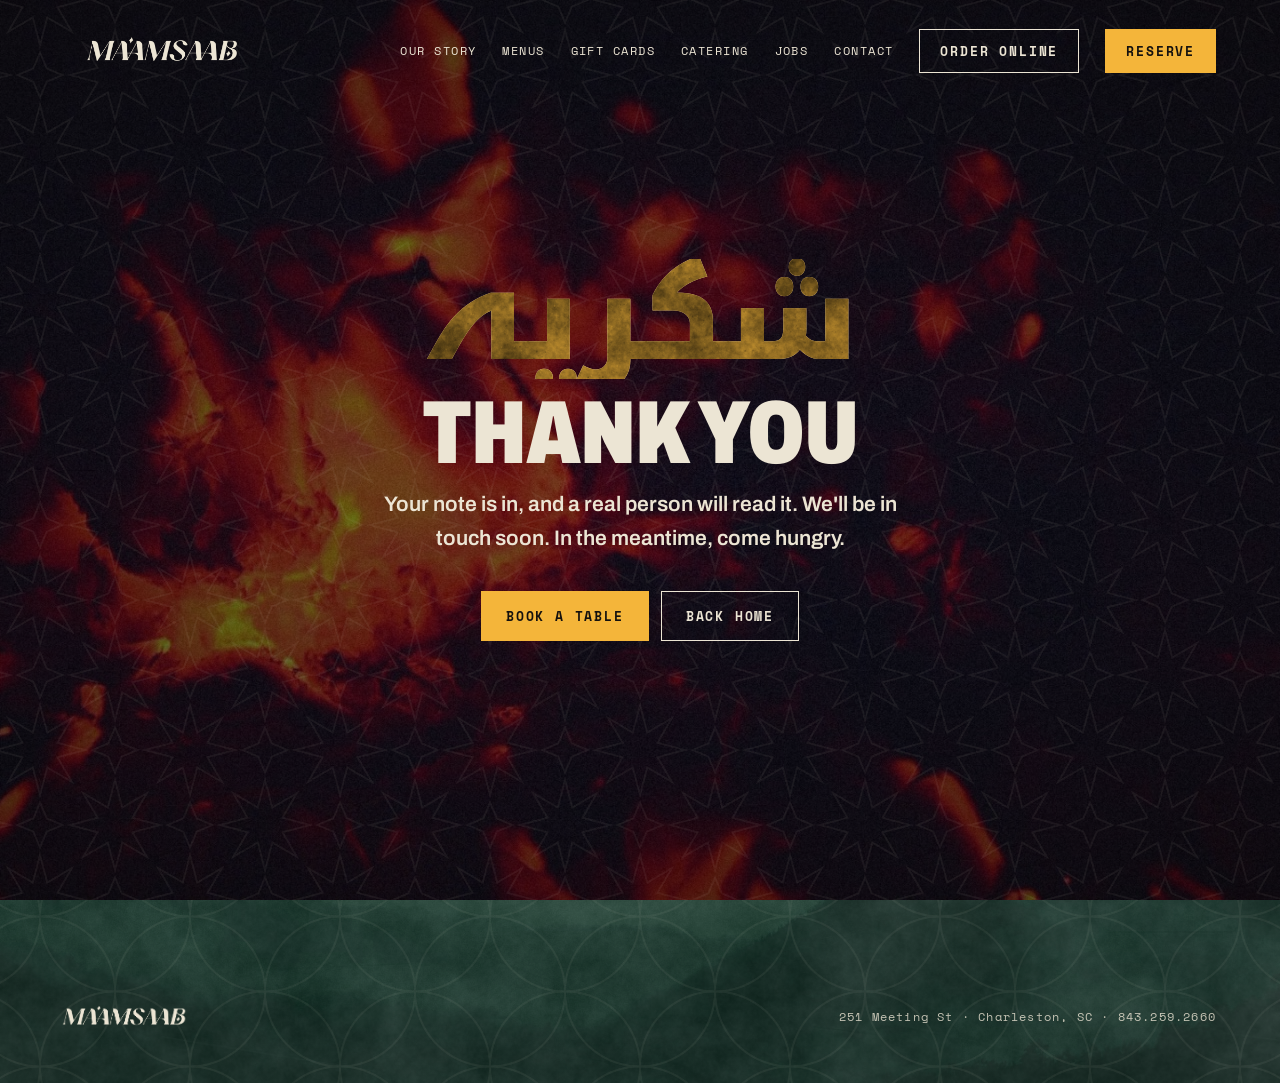
<file: thanks.html>
<!doctype html>
<html lang="en">
<head>
<meta charset="utf-8" />
<meta name="viewport" content="width=device-width, initial-scale=1" />
<title>Thank You · Ma'am Saab</title>
<meta name="robots" content="noindex" />
<link rel="preconnect" href="https://fonts.googleapis.com" />
<link rel="preconnect" href="https://fonts.gstatic.com" crossorigin />
<link href="https://fonts.googleapis.com/css2?family=Anton&family=Archivo:ital,wght@0,400;0,600;0,800;0,900;1,600;1,900&family=Space+Mono:wght@400;700&family=Noto+Kufi+Arabic:wght@500;700;900&display=swap" rel="stylesheet" />
<link rel="stylesheet" href="riso.css" />
<link rel="stylesheet" href="patterns.css" />
<link rel="stylesheet" href="site.css" />
<link rel="icon" type="image/png" sizes="32x32" href="assets/favicon-32.png" />
<link rel="icon" type="image/png" sizes="16x16" href="assets/favicon-16.png" />
<link rel="apple-touch-icon" sizes="180x180" href="assets/favicon-180.png" />
<link rel="manifest" href="site.webmanifest" />
</head>
<body>

<header class="nav scrolled" id="nav">
  <div class="wrapw nav-inner">
    <a href="index.html" aria-label="Ma'am Saab home"><img class="logo" src="assets/wm__cream.png" alt="Ma'am Saab" / fetchpriority="high" decoding="async"></a>
    <nav class="nav-links" aria-label="Primary">
      <a href="our-story.html">Our Story</a>
      <a href="menu.html">Menus</a>
      <a href="https://order.toasttab.com/egiftcards/ma-am-saab-251-meeting-street" target="_blank" rel="noopener">Gift Cards</a>
      <a href="catering.html">Catering</a>
      <a href="jobs.html">Jobs</a>
      <a href="contact.html">Contact</a>
      <a class="btn btn-ghost" href="https://order.toasttab.com/online/ma-am-saab-251-meeting-street" target="_blank" rel="noopener" style="color:var(--cream)">Order Online</a>
      <a class="btn btn-gold" href="https://www.opentable.com/r/maam-saab-reservations-charleston?restref=1202641&lang=en-US&ot_source=Restaurant%20website" target="_blank" rel="noopener">Reserve</a>
    </nav>
    <button class="nav-toggle" id="navToggle" aria-label="Open menu"><span></span><span></span><span></span></button>
  </div>
</header>
<div class="mobile-menu" id="mobileMenu">
  <span class="mm-eyebrow">Charleston · South Carolina</span>
  <a href="our-story.html">Our Story</a>
  <a href="menu.html">Menus</a>
  <a href="https://order.toasttab.com/egiftcards/ma-am-saab-251-meeting-street" target="_blank" rel="noopener">Gift Cards</a>
  <a href="catering.html">Catering</a>
  <a href="jobs.html">Jobs</a>
  <a href="contact.html">Contact</a>
  <a class="mm-cta" href="https://order.toasttab.com/online/ma-am-saab-251-meeting-street" target="_blank" rel="noopener">Order Online</a>
  <a class="mm-cta" href="https://www.opentable.com/r/maam-saab-reservations-charleston?restref=1202641&lang=en-US&ot_source=Restaurant%20website" target="_blank" rel="noopener">Reserve</a>
  <span class="mm-foot">Open 7 nights<br/>Sun&ndash;Thu 5&ndash;9 PM · Fri&ndash;Sat 5&ndash;10 PM<br/>251 Meeting St, Charleston</span>
</div>

<!-- THANK YOU -->
<section class="sec" style="position:relative;overflow:hidden;background:#0a0402;min-height:100svh;display:flex;align-items:center;text-align:center">
  <div class="frame" style="position:absolute;inset:0;z-index:0;background:#0a0402"><img src="assets/photos/charcoal.jpg" alt="Glowing charcoal embers" style="object-position:center"/ loading="lazy" decoding="async"></div>
  <div style="position:absolute;inset:0;z-index:1;background:radial-gradient(120% 100% at 50% 50%,rgba(10,4,2,.45),rgba(10,4,2,.82))"></div>
  <div class="secpat pat-khatam" style="opacity:.06;background-size:150px 150px;z-index:2"></div>
  <div class="wrapw" style="position:relative;z-index:3;display:flex;flex-direction:column;align-items:center;gap:6px">
    <div class="ft-ur" style="font-family:'Noto Kufi Arabic',sans-serif;font-weight:900;font-size:clamp(56px,11vw,120px);line-height:1;margin-bottom:10px;background:url(assets/tex/stucco.jpg) center/cover,var(--gold);background-blend-mode:multiply;-webkit-background-clip:text;background-clip:text;-webkit-text-fill-color:transparent;color:transparent">شکریہ</div>
    <h1 class="hbig" style="color:var(--cream)">Thank you</h1>
    <p class="lede" style="color:var(--cream);max-width:46ch;margin:10px auto 0;text-align:center">Your note is in, and a real person will read it. We'll be in touch soon. In the meantime, come hungry.</p>
    <div style="display:flex;gap:12px;flex-wrap:wrap;justify-content:center;margin-top:30px">
      <a class="btn btn-gold" href="https://www.opentable.com/r/maam-saab-reservations-charleston?restref=1202641&lang=en-US&ot_source=Restaurant%20website" target="_blank" rel="noopener">Book a Table</a>
      <a class="btn btn-ghost" href="index.html" style="color:var(--cream)">Back Home</a>
    </div>
  </div>
</section>

<footer class="footer">
  <div class="frame" style="position:absolute;inset:0;z-index:0;background:#072018"><img src="assets/photos/islamabad-emerald.jpg" alt="" style="object-position:center 18%;opacity:.95"/ loading="lazy" decoding="async"></div>
  <div style="position:absolute;inset:0;z-index:1;background:linear-gradient(180deg,rgba(7,32,24,.42),rgba(7,32,24,.66))"></div>
  <div class="secpat tex-plaster on-dark" style="z-index:2"></div>
  <div class="secpat pat-jali" style="opacity:.06;background-size:150px 150px;z-index:2"></div>
  <div class="wrapw" style="position:relative;z-index:3;display:flex;justify-content:space-between;gap:24px;flex-wrap:wrap;align-items:center">
    <img src="assets/wm__cream.png" alt="Ma'am Saab" style="width:160px;display:block;margin:0 0 0 -20px" / loading="lazy" decoding="async">
    <span class="mono" style="font-size:12px;opacity:.8;letter-spacing:.1em">251 Meeting St · Charleston, SC · <a href="tel:+18432592660">843.259.2660</a></span>
  </div>
</footer>

<div class="mcta">
  <a href="https://www.opentable.com/r/maam-saab-reservations-charleston?restref=1202641&lang=en-US&ot_source=Restaurant%20website" target="_blank" rel="noopener" style="background:var(--gold);color:var(--ink)">Reserve</a>
  <a href="https://order.toasttab.com/online/ma-am-saab-251-meeting-street" target="_blank" rel="noopener" style="background:var(--ink);color:var(--cream)">Order Online</a>
</div>

<script src="site.js"></script>
</body>
</html>
</file>
<file: riso.css>
/* ============================================================
   MA'AM SAAB — RISO LAHORE (refined)
   Cinematic emerald-lit architecture · warm film portraits · grain
   ============================================================ */
*{box-sizing:border-box;margin:0;padding:0}
:root{
  --green:#117A52;       /* Lahore emerald (the lit-arch green) */
  --green-bright:#1FA36C;
  --amber:#C8682A;       /* lit sandstone */
  --amber-deep:#9A4A1C;
  --cream:#ECE5D4;       /* newsprint */
  --cream-2:#E2D8C0;
  --ink:#14110E;
  --flag:#E8412E;        /* chili red accent */
  --night:#0B1512;       /* deep green-black */
  --pine:#0C3D2B;        /* deep emerald — dark ground (replaces black) */
  --gold:#F4B53A;        /* bright marigold — highlight accent for readability */
  --plum:#8A245C;        /* shahi plum — filmi magenta accent */
  --plum-deep:#2A0E26;   /* aubergine — plum dark ground */
  --max:1320px;
}
html{scroll-behavior:smooth}
body{
  background:var(--night); color:var(--cream);
  font-family:"Archivo",sans-serif; -webkit-font-smoothing:antialiased;
  overflow-x:hidden;
}
img{display:block}

/* ---- type ---- */
.display{font-family:"Archivo",sans-serif;font-weight:900;font-stretch:75%;
  text-transform:uppercase;line-height:.84;letter-spacing:-.01em}
.anton{font-family:"Anton",sans-serif;text-transform:uppercase;line-height:.82;letter-spacing:.005em}
.label{font-family:"Space Mono",monospace;text-transform:uppercase;letter-spacing:.24em}
.mono{font-family:"Space Mono",monospace}
/* square Urdu — geometric Kufic, heavy to match Archivo Black */
.urdu{font-family:"Noto Kufi Arabic",sans-serif;font-weight:700;direction:rtl;line-height:1.5;letter-spacing:0}
.urdu.black{font-weight:900}
.serif-it{font-family:"Archivo",sans-serif;font-style:italic;font-weight:600}

/* ---- grain + texture engines ---- */
.grain{position:relative}
.grain::after{content:"";position:absolute;inset:0;pointer-events:none;z-index:3;
  background-image:url("data:image/svg+xml,%3Csvg xmlns='http://www.w3.org/2000/svg' width='180' height='180'%3E%3Cfilter id='n'%3E%3CfeTurbulence type='fractalNoise' baseFrequency='0.85' numOctaves='2' stitchTiles='stitch'/%3E%3C/filter%3E%3Crect width='100%25' height='100%25' filter='url(%23n)'/%3E%3C/svg%3E");
  background-size:180px 180px;opacity:.07;mix-blend-mode:overlay}
.grain.heavy::after{opacity:.13}
.halftone{background-image:radial-gradient(currentColor 1.5px,transparent 1.7px);background-size:7px 7px}

/* ---- rugged monotone plaster (tonal, keeps section hue) ---- */
.rugged{position:relative}
.rugged::before{content:"";position:absolute;inset:0;z-index:0;pointer-events:none;
  background:url(assets/tex/plaster.jpg) center/cover;mix-blend-mode:overlay;opacity:.85}
.rugged.deep::before{mix-blend-mode:screen;opacity:.2}
.rugged.lite::before{mix-blend-mode:multiply;opacity:.17}

/* ---- jali lattice (South Asian screen ornament) — child layer ---- */
.screen{position:absolute;inset:0;z-index:1;pointer-events:none;opacity:.17;
  background-image:url("data:image/svg+xml,%3Csvg xmlns='http://www.w3.org/2000/svg' width='124' height='124'%3E%3Cg fill='none' stroke='%23ffffff' stroke-width='1.5'%3E%3Ccircle cx='0' cy='0' r='62'/%3E%3Ccircle cx='124' cy='0' r='62'/%3E%3Ccircle cx='0' cy='124' r='62'/%3E%3Ccircle cx='124' cy='124' r='62'/%3E%3Ccircle cx='62' cy='62' r='62'/%3E%3C/g%3E%3C/svg%3E");
  background-size:124px 124px}
.screen.ink{background-image:url("data:image/svg+xml,%3Csvg xmlns='http://www.w3.org/2000/svg' width='124' height='124'%3E%3Cg fill='none' stroke='%23000000' stroke-width='1.5'%3E%3Ccircle cx='0' cy='0' r='62'/%3E%3Ccircle cx='124' cy='0' r='62'/%3E%3Ccircle cx='0' cy='124' r='62'/%3E%3Ccircle cx='124' cy='124' r='62'/%3E%3Ccircle cx='62' cy='62' r='62'/%3E%3C/g%3E%3C/svg%3E");opacity:.10}

/* ---- cusped / scalloped divider ---- */
.scallop{height:18px;width:100%;
  -webkit-mask:radial-gradient(circle at 9px 18px,transparent 9px,#000 9.5px) 0 0/18px 18px repeat-x;
          mask:radial-gradient(circle at 9px 18px,transparent 9px,#000 9.5px) 0 0/18px 18px repeat-x;
  background:currentColor}

/* ---- pointed-arch framed image ---- */
.arch{clip-path:url(#archClip)}

/* ---- section scaffold ---- */
.spread{position:relative;width:100%;padding:clamp(40px,7vw,110px) clamp(22px,6vw,90px);overflow:hidden}
.spread.full{min-height:100svh;display:flex;flex-direction:column;justify-content:center}
.wrap{width:100%;max-width:var(--max);margin:0 auto;position:relative;z-index:4}
.bg-green{background:var(--green)}
.bg-cream{background:var(--cream);color:var(--ink)}
.bg-ink{background:var(--ink)}
.bg-night{background:var(--night)}
.bg-amber{background:var(--amber);color:var(--ink)}
.bg-pine{background:var(--pine)}
.bg-plum{background:var(--plum);color:var(--cream)}
.bg-plum-deep{background:var(--plum-deep);color:var(--cream)}

/* running section tag */
.sec-tag{position:absolute;top:clamp(18px,3vw,34px);left:clamp(22px,6vw,90px);right:clamp(22px,6vw,90px);
  display:flex;justify-content:space-between;align-items:center;z-index:5;font-size:11px;opacity:.7}

/* ---- photo treatments ---- */
.shot{position:relative;overflow:hidden;background:#0c0c0c}
.shot img{width:100%;height:100%;object-fit:cover}
.shot::after{content:"";position:absolute;inset:0;pointer-events:none;z-index:3;
  background-image:url("data:image/svg+xml,%3Csvg xmlns='http://www.w3.org/2000/svg' width='180' height='180'%3E%3Cfilter id='n'%3E%3CfeTurbulence type='fractalNoise' baseFrequency='0.85' numOctaves='2' stitchTiles='stitch'/%3E%3C/filter%3E%3Crect width='100%25' height='100%25' filter='url(%23n)'/%3E%3C/svg%3E");
  background-size:180px 180px;opacity:.1;mix-blend-mode:overlay}
.shot .tint{position:absolute;inset:0;z-index:2;pointer-events:none}
.shot.green img{filter:saturate(.55) contrast(1.1) brightness(.9)}
.shot.green .tint{background:var(--green);mix-blend-mode:color;opacity:.62}
.shot.green .tint::before{content:"";position:absolute;inset:0;
  background:radial-gradient(120% 90% at 50% 35%,transparent 30%,rgba(0,0,0,.5));}
.shot.warm img{filter:sepia(.42) saturate(.9) contrast(.96) brightness(1.04)}
.shot.warm .tint{background:var(--amber);mix-blend-mode:soft-light;opacity:.35}
.shot.film img{filter:contrast(1.08) saturate(1.08)}
.shot.bw img{filter:grayscale(1) contrast(1.12) brightness(1.02)}
.shot .cap{position:absolute;left:0;bottom:0;z-index:4;padding:10px 12px;
  font-family:"Space Mono",monospace;font-size:10px;letter-spacing:.16em;text-transform:uppercase;
  color:rgba(255,255,255,.85);background:linear-gradient(0deg,rgba(0,0,0,.55),transparent)}

/* ---- buttons / chips ---- */
.chip{display:inline-block;font-family:"Space Mono",monospace;text-transform:uppercase;letter-spacing:.16em;
  font-size:12px;padding:9px 16px;background:var(--flag);color:#fff}
.chip.ghost{background:transparent;border:1.5px solid currentColor}

/* ---- swatch ---- */
.sw{height:120px;display:flex;align-items:flex-end;padding:10px;font-family:"Space Mono",monospace;font-size:10px;letter-spacing:.08em}

/* ---- hero ---- */
.hero{height:100svh;min-height:560px;position:relative}
.hero img{position:absolute;inset:0;width:100%;height:100%;object-fit:cover}
.hero .vig{position:absolute;inset:0;background:
  radial-gradient(120% 80% at 50% 40%,transparent 40%,rgba(0,0,0,.45)),
  linear-gradient(0deg,rgba(0,0,0,.6),transparent 45%)}
.hero .foot{position:absolute;left:0;right:0;bottom:0;z-index:5;
  display:flex;justify-content:space-between;align-items:flex-end;
  padding:clamp(22px,5vw,56px) clamp(22px,6vw,90px)}
.hero .top{position:absolute;left:0;right:0;top:0;z-index:5;display:flex;justify-content:space-between;
  padding:clamp(20px,4vw,40px) clamp(22px,6vw,90px)}

/* scroll cue */
.cue{display:flex;flex-direction:column;align-items:center;gap:8px;font-size:10px;letter-spacing:.3em;opacity:.8}
.cue .line{width:1px;height:42px;background:currentColor;animation:drop 1.8s infinite}
@keyframes drop{0%{transform:scaleY(0);transform-origin:top}50%{transform:scaleY(1);transform-origin:top}50.1%{transform-origin:bottom}100%{transform:scaleY(0);transform-origin:bottom}}

/* device frames */
.phone{width:300px;aspect-ratio:9/19.5;border-radius:34px;background:#000;padding:9px;box-shadow:0 30px 70px rgba(0,0,0,.5);position:relative}
.phone .screen{width:100%;height:100%;border-radius:26px;overflow:hidden;position:relative;background:#111}
.browser{border-radius:10px;overflow:hidden;background:#fff;box-shadow:0 30px 70px rgba(0,0,0,.45)}
.browser .bar{height:38px;background:#1c1a17;display:flex;align-items:center;gap:7px;padding:0 14px}
.browser .dot{width:11px;height:11px;border-radius:50%}
.browser .url{margin-left:12px;background:#000;color:var(--green-bright);font-family:"Space Mono",monospace;font-size:11px;padding:4px 14px;border-radius:5px}

/* utilities */
.stack{display:flex;flex-direction:column}
.row{display:flex}
.between{justify-content:space-between}
.center{align-items:center}
.wide{letter-spacing:.02em}
.dim{opacity:.72}
.rule{height:2px;background:currentColor;width:100%}
.rule.thin{height:1px;opacity:.3}
a{color:inherit;text-decoration:none}
</file>
<file: patterns.css>
/* ============================================================
   MA'AM SAAB — PATTERN & TEXTURE LIBRARY
   Drop-in classes for web. Geometric motifs (jali, khatam,
   scallop) ship as seamless PNG tiles in assets/patterns/.
   Gradient motifs (chevron, halftone, ticking, trellis) are
   pure CSS and recolour via `color:` (currentColor).
   ============================================================ */

/* ---- raster motif tiles (motif on transparent; set your own bg) ---- */
.pat-jali,.pat-khatam,.pat-scallop,.pat-brick,.pat-arch,.pat-kashi,.pat-zellige{background-repeat:repeat;background-position:center}
.pat-jali{background-image:url(assets/patterns/jali-cream.png);background-size:168px 168px}
.pat-khatam{background-image:url(assets/patterns/khatam-cream.png);background-size:150px 150px}
.pat-scallop{background-image:url(assets/patterns/scallop-cream.png);background-size:200px 100px}
.pat-brick{background-image:url(assets/patterns/brick-cream.png);background-size:240px 240px}
.pat-arch{background-image:url(assets/patterns/ogee2-cream.png);background-size:200px 200px}
.pat-kashi{background-image:url(assets/patterns/kashi-cream.png);background-size:200px 200px}
.pat-zellige{background-image:url(assets/patterns/zellige-cream.png);background-size:170px 170px}
.pat-jali.em{background-image:url(assets/patterns/jali-emerald.png)}
.pat-khatam.em{background-image:url(assets/patterns/khatam-emerald.png)}
.pat-scallop.em{background-image:url(assets/patterns/scallop-emerald.png)}
.pat-brick.em{background-image:url(assets/patterns/brick-emerald.png)}
.pat-arch.em{background-image:url(assets/patterns/ogee2-emerald.png)}
.pat-kashi.em{background-image:url(assets/patterns/kashi-emerald.png)}
.pat-zellige.em{background-image:url(assets/patterns/zellige-emerald.png)}

/* ---- pure-CSS motifs — recolour with `color:` ---- */
.pat-halftone{background-image:radial-gradient(currentColor 22%,transparent 24%);background-size:22px 22px}
.pat-ticking{background-image:repeating-linear-gradient(90deg,currentColor 0 2px,transparent 2px 20px)}
.pat-trellis{background-image:
  repeating-linear-gradient(45deg,currentColor 0 2px,transparent 2px 28px),
  repeating-linear-gradient(-45deg,currentColor 0 2px,transparent 2px 28px)}
.pat-chevron{background-color:transparent;background-image:
  linear-gradient(135deg,currentColor 25%,transparent 25%),
  linear-gradient(225deg,currentColor 25%,transparent 25%),
  linear-gradient(315deg,currentColor 25%,transparent 25%),
  linear-gradient(45deg,currentColor 25%,transparent 25%);
  background-position:-21px 0,-21px 0,0 0,0 0;background-size:42px 42px}

/* ---- tonal textures (grayscale grain; keep the hue beneath) ----
   Apply to any element; the ::before blends over its background-color.
   Use .on-dark over near-black grounds, .on-light over pale grounds.   */
.tex-plaster,.tex-stucco,.tex-inkwash,.tex-fiber,.tex-newsprint{position:relative}
.tex-plaster::before,.tex-stucco::before,.tex-inkwash::before,.tex-fiber::before,.tex-newsprint::before{
  content:"";position:absolute;inset:0;pointer-events:none;background-position:center;background-size:cover;
  mix-blend-mode:overlay;opacity:.85}
.tex-plaster::before{background-image:url(assets/tex/plaster.jpg)}
.tex-stucco::before{background-image:url(assets/tex/stucco.jpg)}
.tex-inkwash::before{background-image:url(assets/tex/inkwash.jpg)}
.tex-fiber::before{background-image:url(assets/tex/fiber.jpg)}
.tex-newsprint::before{background-image:url(assets/tex/newsprint.jpg)}
.on-dark::before{mix-blend-mode:screen;opacity:.2}
.on-light::before{mix-blend-mode:multiply;opacity:.24}

/* pattern as an overlay layer (motif sits ON TOP of a textured ground) */
.pat-layer{position:absolute;inset:0;pointer-events:none;z-index:2}
</file>
<file: site.css>
/* ============================================================
   MA'AM SAAB — WEBSITE  (built on the MS styleguide)
   loads after riso.css + patterns.css
   ============================================================ */
html{scroll-behavior:smooth}
body{background:var(--pine);color:var(--cream);overflow-x:hidden}
section{position:relative}
.wrapw{max-width:1280px;margin:0 auto;padding:0 clamp(20px,5vw,72px)}
.eyebrow{font-family:"Space Mono",monospace;text-transform:uppercase;letter-spacing:.26em;font-size:clamp(10px,1.1vw,13px)}
.hbig{font-family:"Archivo",sans-serif;font-weight:900;font-stretch:75%;text-transform:uppercase;line-height:.86;letter-spacing:-.01em;font-size:clamp(40px,7vw,104px)}
.hmed{font-family:"Archivo",sans-serif;font-weight:900;font-stretch:80%;text-transform:uppercase;line-height:.92;font-size:clamp(28px,4vw,52px)}
.lede{font-size:clamp(16px,1.7vw,21px);line-height:1.6;font-weight:600;max-width:60ch}
.uk{font-family:"Noto Kufi Arabic",sans-serif;font-weight:900;direction:rtl;line-height:1.3}
.mono{font-family:"Space Mono",monospace}

/* ---- buttons ---- */
.btn{display:inline-flex;align-items:center;gap:9px;font-family:"Space Mono",monospace;text-transform:uppercase;
  letter-spacing:.14em;font-size:13px;font-weight:700;padding:14px 24px;border:1.5px solid transparent;cursor:pointer;
  transition:transform .25s cubic-bezier(.2,.8,.2,1),background .25s,color .25s,box-shadow .25s;text-decoration:none;white-space:nowrap}
.btn:hover{transform:translateY(-2px)}
.btn-gold{background:var(--gold);color:var(--ink)}
.btn-gold:hover{box-shadow:0 8px 28px rgba(244,181,58,.35)}
.btn-cream{background:var(--cream);color:var(--ink)}
.btn-ghost{background:transparent;border-color:currentColor;color:inherit}
.btn-ghost:hover{background:var(--gold);color:var(--ink)!important;border-color:var(--gold)}

/* ---- nav ---- */
.nav{position:fixed;top:0;left:0;right:0;z-index:60;transition:background .35s,box-shadow .35s,padding .35s;padding:18px 0}
.nav-inner{display:flex;align-items:center;justify-content:space-between;gap:20px}
.nav.scrolled{background:color-mix(in srgb,var(--pine) 92%,transparent);backdrop-filter:blur(10px);padding:10px 0;box-shadow:0 1px 0 rgba(236,229,212,.12)}
.nav img.logo{width:196px;transition:width .35s;display:block}
.nav.scrolled img.logo{width:150px}
.nav-links{display:flex;align-items:center;gap:26px;font-family:"Space Mono",monospace;text-transform:uppercase;letter-spacing:.12em;font-size:12px}
.nav-links a{position:relative;padding:4px 0}
.nav-links a:not(.btn)::after{content:"";position:absolute;left:0;bottom:-2px;width:0;height:1.5px;background:var(--gold);transition:width .3s}
.nav-links a.btn{padding:11px 20px}
.nav-links a:not(.btn):hover::after{width:100%}
.nav-cta{display:flex;gap:10px;align-items:center}
.nav-toggle{display:none;flex-direction:column;gap:5px;background:none;border:0;cursor:pointer;padding:8px}
.nav-toggle span{width:26px;height:2px;background:var(--cream);transition:transform .3s,opacity .25s,background .25s}
.nav-toggle.open{position:relative;z-index:61}
.nav-toggle.open span{background:var(--gold)}
.nav-toggle.open span:nth-child(1){transform:translateY(7px) rotate(45deg)}
.nav-toggle.open span:nth-child(2){opacity:0}
.nav-toggle.open span:nth-child(3){transform:translateY(-7px) rotate(-45deg)}
.mobile-menu{position:fixed;inset:0;z-index:55;background:#0a1410;transform:translateY(-100%);transition:transform .5s cubic-bezier(.6,0,.2,1);
  display:flex;flex-direction:column;justify-content:flex-start;gap:2px;padding:26px 26px 34px;padding-top:84px;overflow:hidden}
.mobile-menu.open{transform:translateY(0)}
.mobile-menu::before{content:"";position:absolute;inset:0;background:url(assets/photos/havaili-door-green.jpg) center/cover;opacity:1;pointer-events:none}
.mobile-menu::after{content:"";position:absolute;inset:0;background:linear-gradient(180deg,rgba(8,20,15,.58),rgba(6,16,12,.68));pointer-events:none}
.mobile-menu > *{position:relative;z-index:2}
.mm-close{display:none}
.mobile-menu .mm-eyebrow{font-family:"Space Mono",monospace;text-transform:uppercase;letter-spacing:.24em;font-size:11px;color:var(--gold);margin-bottom:18px}
.mobile-menu a{font-family:"Archivo",sans-serif;font-weight:900;font-stretch:80%;text-transform:uppercase;font-size:clamp(30px,9vw,42px);line-height:1;color:var(--cream);padding:11px 0;border-bottom:1px solid rgba(236,229,212,.18);transition:color .25s,padding-left .25s}
.mobile-menu a:hover,.mobile-menu a:active{color:var(--gold);padding-left:8px}
.mobile-menu a.mm-cta{color:var(--gold)}
.mobile-menu a:last-of-type{border:0}
.mobile-menu .mm-foot{margin-top:22px;font-family:"Space Mono",monospace;font-size:11px;letter-spacing:.12em;text-transform:uppercase;color:var(--cream);opacity:.72;line-height:1.7}

/* ---- hero ---- */
.hero{height:100svh;min-height:600px;position:relative;overflow:hidden;display:flex;align-items:center}
@media(max-width:780px){.hero{height:100lvh;min-height:680px}}
.hero .media,.hero video,.hero .media img{position:absolute;inset:0;width:100%;height:100%;object-fit:cover}
.hero .media img{animation:slowzoom 22s ease-in-out infinite alternate}
@keyframes slowzoom{from{transform:scale(1.02)}to{transform:scale(1.14)}}
.hero .veil{position:absolute;inset:0;background:
  radial-gradient(120% 95% at 50% 36%,rgba(138,36,92,.28),transparent 62%),
  radial-gradient(120% 90% at 50% 32%,rgba(7,17,14,.12),rgba(7,17,14,.55)),
  linear-gradient(0deg,rgba(6,14,11,.82),transparent 58%)}
.hero .veil2{position:absolute;inset:0;background:linear-gradient(135deg,var(--green),#8A245C);mix-blend-mode:color;opacity:.4}
.hero .media video,.hero .media img{filter:brightness(.82) contrast(1.02) saturate(.95)}
.hero-content{position:relative;z-index:4;width:100%;text-align:center}
.hero-content .wm{position:static !important;width:min(82%,760px);max-width:100%;display:block;margin:0 auto}
.hero-content .lede{margin-left:auto;margin-right:auto}
/* ---- hero cue (replaces the cliché SCROLL line) ---- */
.herocue{position:absolute;left:50%;bottom:26px;transform:translateX(-50%);z-index:5;display:flex;flex-direction:column;align-items:center;gap:11px;font-size:10px;letter-spacing:.26em;text-transform:uppercase;color:var(--cream)}
.herocue .cuetext{opacity:.85}
.herocue .cuestar{width:16px;height:16px;background:var(--gold);
  clip-path:polygon(50% 0,60% 40%,100% 50%,60% 60%,50% 100%,40% 60%,0 50%,40% 40%);
  animation:cuedrift 3.4s ease-in-out infinite;filter:drop-shadow(0 0 7px rgba(244,181,58,.55))}
@keyframes cuedrift{0%,100%{transform:translateY(0) rotate(0deg);opacity:.75}50%{transform:translateY(9px) rotate(22deg);opacity:1}}
/* variant: marigold garland thread — hanging gold beads that sway */
.herocue[data-cue="garland"] .cuestar{display:none}
.herocue[data-cue="garland"]{gap:9px}
.herocue[data-cue="garland"] .cuegarland{display:flex;flex-direction:column;align-items:center;gap:5px;transform-origin:top center;animation:garlandsway 5.2s ease-in-out infinite}
.herocue:not([data-cue="garland"]) .cuegarland{display:none}
.herocue .cuegarland i{width:7px;height:7px;border-radius:50%;background:var(--gold);box-shadow:0 0 6px rgba(244,181,58,.6)}
.herocue .cuegarland i:nth-child(1){width:9px;height:9px}
.herocue .cuegarland i:nth-child(4){width:6px;height:6px;opacity:.85}
.herocue .cuegarland i:nth-child(5){width:5px;height:5px;opacity:.7}
@keyframes garlandsway{0%,100%{transform:rotate(-5deg)}50%{transform:rotate(5deg)}}
/* variant: no cue at all */
.herocue[data-cue="none"]{display:none}
/* variant: breathing hero — deeper slow scale + bottom vignette that lifts */
.hero[data-breathe="on"] .media img,.hero[data-breathe="on"] .media video{animation:herobreathe 26s ease-in-out infinite alternate}
@keyframes herobreathe{from{transform:scale(1.03)}to{transform:scale(1.17)}}
.hero[data-breathe="on"]::after{content:"";position:absolute;left:0;right:0;bottom:0;height:34%;z-index:3;pointer-events:none;
  background:linear-gradient(0deg,rgba(6,14,11,.9),transparent);animation:herolift 6.5s ease-in-out infinite alternate}
@keyframes herolift{from{opacity:.55;height:26%}to{opacity:1;height:38%}}
@media(prefers-reduced-motion:reduce){.herocue .cuestar,.herocue .cuegarland{animation:none}.hero[data-breathe="on"] .media img,.hero[data-breathe="on"]::after{animation:none}}

/* ---- section scaffolding + grounds ---- */
.sec{padding:clamp(64px,9vw,140px) 0;position:relative;overflow:hidden}
.bgp-emerald{background:var(--green);color:var(--cream)}
.bgp-pine{background:var(--pine);color:var(--cream)}
.bgp-cream{background:var(--cream);color:var(--ink)}
.bgp-amber{background:var(--amber);color:var(--ink)}
.bgp-chili{background:var(--flag);color:var(--cream)}
.secpat{position:absolute;inset:0;z-index:0;pointer-events:none}
.sec > .wrapw{position:relative;z-index:2}

/* ---- scroll reveal ---- */
.reveal{opacity:0;transform:translateY(34px);transition:opacity .9s cubic-bezier(.2,.8,.2,1),transform .9s cubic-bezier(.2,.8,.2,1)}
.reveal.in{opacity:1;transform:none}
.reveal.d1{transition-delay:.08s}.reveal.d2{transition-delay:.16s}.reveal.d3{transition-delay:.24s}.reveal.d4{transition-delay:.32s}
.clip-reveal{clip-path:inset(0 100% 0 0);transition:clip-path 1.1s cubic-bezier(.6,0,.2,1)}
.clip-reveal.in{clip-path:inset(0 0 0 0)}
@media(prefers-reduced-motion:reduce){.reveal,.clip-reveal{opacity:1;transform:none;clip-path:none;transition:none}.hero .media img{animation:none}}

/* ---- photo frames / treatments ---- */
.frame{position:relative;overflow:hidden;background:#0c0c0c}
.frame img{width:100%;height:100%;object-fit:cover;display:block}
.frame .gr{position:absolute;inset:0;pointer-events:none;background-image:url("data:image/svg+xml,%3Csvg xmlns='http://www.w3.org/2000/svg' width='160' height='160'%3E%3Cfilter id='n'%3E%3CfeTurbulence type='fractalNoise' baseFrequency='0.85' numOctaves='2'/%3E%3C/filter%3E%3Crect width='100%25' height='100%25' filter='url(%23n)'/%3E%3C/svg%3E");background-size:160px;opacity:.1;mix-blend-mode:overlay}
.frame.warm img{filter:sepia(.4) saturate(.9) contrast(.97) brightness(1.04)}
.frame.emerald img{filter:saturate(.55) contrast(1.1) brightness(.92)}
.frame.emerald::after{content:"";position:absolute;inset:0;background:var(--green);mix-blend-mode:color;opacity:.55}
.arch-mask{-webkit-mask:url(assets/patterns/_archsingle.svg) center/contain no-repeat;mask:url(assets/patterns/_archsingle.svg) center/contain no-repeat}

/* ---- carousel ---- */
.carousel{display:flex;gap:18px;overflow-x:auto;scroll-snap-type:x mandatory;padding:6px 0 22px;scrollbar-width:none}
.carousel::-webkit-scrollbar{display:none}
.carousel .card{flex:0 0 clamp(320px,40vw,480px);scroll-snap-align:start}
.carousel .card .frame{aspect-ratio:3/4}
.carousel .card .cap{font-family:"Space Mono",monospace;font-size:11px;letter-spacing:.1em;text-transform:uppercase;margin-top:10px;opacity:.8}

/* ---- movie-poster section ---- */
.poster-sec{min-height:88svh;display:flex;align-items:center}
.pword{font-family:"Archivo",sans-serif;font-weight:900;font-stretch:75%;text-transform:uppercase;
  font-size:clamp(80px,20vw,300px);line-height:.78;letter-spacing:-.02em;overflow-wrap:break-word;max-width:100%}

/* ---- specials ---- */
.special-row{display:flex;justify-content:space-between;align-items:flex-end;gap:16px;padding:18px 0;border-bottom:1px solid rgba(236,229,212,.18)}

/* ---- awards / seals ---- */
.awards-grid{display:flex;flex-wrap:wrap;justify-content:center;gap:48px 26px}
.award{flex:0 0 calc(33.333% - 18px);display:flex;flex-direction:column;align-items:center;text-align:center;gap:7px}
.award .seal{width:96px;height:96px;color:var(--gold);transition:transform .6s cubic-bezier(.2,.8,.2,1)}
.award:hover .seal{transform:rotate(22.5deg)}
.aw-name{font-family:"Archivo",sans-serif;font-weight:900;font-stretch:85%;text-transform:uppercase;font-size:clamp(17px,2vw,23px);line-height:.98;color:var(--cream);margin-top:6px}
.aw-src{font-family:"Space Mono",monospace;font-size:11px;letter-spacing:.12em;text-transform:uppercase;color:var(--gold)}
.aw-yr{font-family:"Space Mono",monospace;font-size:11px;letter-spacing:.08em;color:var(--cream);opacity:.68}

/* ---- press logos ---- */
.press{display:flex;flex-wrap:wrap;gap:38px;align-items:center;justify-content:center;opacity:.85}
.press .p{font-family:"Archivo",sans-serif;font-weight:900;font-style:italic;font-size:clamp(18px,2.4vw,30px);letter-spacing:.02em}

/* ---- faq ---- */
.faq details{border-bottom:1px solid rgba(236,229,212,.18)}
.faq summary{list-style:none;cursor:pointer;padding:20px 0;display:flex;justify-content:space-between;gap:16px;align-items:center;
  font-family:"Archivo",sans-serif;font-weight:900;font-stretch:85%;text-transform:uppercase;font-size:clamp(16px,2vw,22px)}
.faq summary::-webkit-details-marker{display:none}
.faq summary .pm{font-family:"Space Mono",monospace;font-size:22px;transition:transform .3s;flex:0 0 auto}
.faq details[open] summary .pm{transform:rotate(45deg)}
.faq .ans{padding:0 0 22px;max-width:74ch;line-height:1.65;font-size:15px;opacity:.85}
.faq.on-cream details{border-color:rgba(20,17,14,.16)}

/* ---- newsletter ---- */
.news-form{display:flex;gap:10px;flex-wrap:wrap;max-width:520px}
.news-form input{flex:1;min-width:220px;background:transparent;border:1.5px solid currentColor;color:inherit;
  padding:14px 16px;font-family:"Space Mono",monospace;font-size:13px;letter-spacing:.04em}
.news-form input::placeholder{color:inherit;opacity:.5}

/* ---- map/contact ---- */
.contact-grid{display:grid;grid-template-columns:1.1fr 1fr;gap:0}
.contact-info{padding:clamp(28px,4vw,56px)}

/* ---- footer ---- */
.footer{position:relative;overflow:hidden;background:#072018;color:var(--cream);padding:clamp(48px,7vw,90px) 0 40px}
.footer > .wrapw{position:relative;z-index:2}
.footer a:hover{color:var(--gold)}

/* ---- sticky mobile CTA ---- */
.mcta{position:fixed;left:0;right:0;bottom:0;z-index:50;display:none;gap:0;transform:translateY(160%);opacity:0;visibility:hidden;pointer-events:none;transition:transform .42s cubic-bezier(.5,0,.2,1),opacity .3s ease,visibility 0s linear .42s}
.mcta.show{transform:translateY(0);opacity:1;visibility:visible;pointer-events:auto;transition:transform .42s cubic-bezier(.5,0,.2,1),opacity .3s ease}
/* tweaks: disable grain/texture */
.notex .tex-plaster::before,.notex .tex-stucco::before,.notex .tex-fiber::before,.notex .tex-inkwash::before,.notex .tex-newsprint::before,.notex .frame .gr{display:none!important}
.mcta a{flex:1;text-align:center;padding:15px;font-family:"Space Mono",monospace;text-transform:uppercase;letter-spacing:.12em;font-size:12px;font-weight:700}

/* ---- divider scallop ---- */
.scal{height:22px;width:100%;background:var(--cream);
  -webkit-mask:radial-gradient(circle at 11px 22px,transparent 11px,#000 11.5px) 0 0/22px 22px repeat-x;
          mask:radial-gradient(circle at 11px 22px,transparent 11px,#000 11.5px) 0 0/22px 22px repeat-x}

/* ---- page hero (interior pages) ---- */
.phero{position:relative;overflow:hidden;min-height:62svh;display:flex;align-items:flex-end;padding:clamp(120px,16vw,180px) 0 clamp(40px,6vw,72px)}
.phero h1{font-family:"Archivo",sans-serif;font-weight:900;font-stretch:75%;text-transform:uppercase;line-height:.84;letter-spacing:-.02em;font-size:clamp(52px,11vw,150px);color:var(--cream)}

/* ---- magazine narrative (shared) ---- */
.mag{display:grid;grid-template-columns:1fr 1fr;gap:44px;font-family:"Archivo",sans-serif;font-weight:400;font-size:clamp(15px,1.5vw,18px);line-height:1.62;color:var(--cream)}
.mag p{margin:0}
.mag .dc::first-letter{font-family:"Archivo",sans-serif;font-weight:900;font-stretch:75%;float:left;font-size:clamp(58px,8vw,92px);line-height:.74;padding:6px 12px 0 0;color:var(--gold)}
.pullq{border-left:3px solid var(--gold);padding-left:20px;margin:0}
.pullq p{font-family:"Archivo",sans-serif;font-style:italic;font-weight:600;font-size:clamp(18px,2.2vw,26px);line-height:1.3;color:var(--cream);margin:0}
.pullq cite{display:block;margin-top:16px;font-style:normal;font-family:"Space Mono",monospace;font-size:11px;letter-spacing:.14em;text-transform:uppercase;color:var(--gold)}
@media(max-width:680px){.mag{grid-template-columns:1fr;gap:18px}}

/* ---- contact / application form ---- */
.cform{display:grid;grid-template-columns:1fr 1fr;gap:18px;max-width:720px}
.cform .full{grid-column:1 / -1}
.cform label{display:block;font-family:"Space Mono",monospace;font-size:11px;letter-spacing:.14em;text-transform:uppercase;color:var(--gold);margin-bottom:8px}
.cform input,.cform select,.cform textarea{width:100%;background:rgba(236,229,212,.05);border:1.5px solid rgba(236,229,212,.28);color:inherit;
  padding:13px 15px;font-family:"Space Mono",monospace;font-size:13px;letter-spacing:.02em;border-radius:2px}
.cform input::placeholder,.cform textarea::placeholder{color:inherit;opacity:.42}
.cform input:focus,.cform select:focus,.cform textarea:focus{outline:none;border-color:var(--gold)}
.cform textarea{min-height:128px;resize:vertical}
.cform select{appearance:none;-webkit-appearance:none;cursor:pointer;
  background-image:url("data:image/svg+xml,%3Csvg xmlns='http://www.w3.org/2000/svg' width='14' height='14' viewBox='0 0 24 24' fill='none' stroke='%23F4B53A' stroke-width='3' stroke-linecap='round' stroke-linejoin='round'%3E%3Cpolyline points='6 9 12 15 18 9'/%3E%3C/svg%3E");
  background-repeat:no-repeat;background-position:right 16px center;padding-right:42px}
.cform input[type=file]{padding:11px 13px;cursor:pointer}
.cform input[type=file]::file-selector-button{font-family:"Space Mono",monospace;font-size:11px;letter-spacing:.1em;text-transform:uppercase;background:var(--gold);color:var(--ink);border:0;padding:8px 14px;margin-right:14px;border-radius:2px;cursor:pointer}
.cform .ok{display:none;grid-column:1/-1;font-family:"Space Mono",monospace;font-size:13px;color:var(--gold);letter-spacing:.04em}
.cform.sent .ok{display:block}
@media(max-width:680px){.cform{grid-template-columns:1fr}}

/* ---- roles list ---- */
.roles{display:grid;grid-template-columns:1fr 1fr;gap:0}
.role{display:flex;flex-direction:column;align-items:flex-start;gap:7px;padding:20px 4px;border-bottom:1px solid rgba(236,229,212,.16)}
.role .rn{font-family:"Archivo",sans-serif;font-weight:900;font-stretch:85%;text-transform:uppercase;font-size:clamp(16px,2vw,21px)}
.role .rt{font-family:"Space Mono",monospace;font-size:10.5px;letter-spacing:.12em;text-transform:uppercase;color:var(--gold);opacity:.85}
@media(max-width:680px){.roles{grid-template-columns:1fr}}

/* ---- scroll timeline ---- */
.tl{position:relative;max-width:880px;margin:0 auto;padding:20px 0}
.tl::before{content:"";position:absolute;left:50%;top:0;bottom:0;width:2px;background:linear-gradient(180deg,transparent,rgba(244,181,58,.5) 8%,rgba(244,181,58,.5) 92%,transparent);transform:translateX(-50%)}
.tlrow{position:relative;display:grid;grid-template-columns:1fr 1fr;gap:40px;margin-bottom:clamp(40px,6vw,72px)}
.tlrow:last-child{margin-bottom:0}
.tldot{position:absolute;left:50%;top:6px;width:16px;height:16px;transform:translateX(-50%);background:var(--gold);
  clip-path:polygon(50% 0,61% 39%,100% 50%,61% 61%,50% 100%,39% 61%,0 50%,39% 39%);z-index:2}
.tlcard{opacity:0;transform:translateY(34px);transition:opacity .8s cubic-bezier(.2,.8,.2,1),transform .8s cubic-bezier(.2,.8,.2,1)}
.tlcard.in{opacity:1;transform:none}
.tlrow .yr{font-family:"Anton",sans-serif;font-size:clamp(28px,4vw,46px);color:var(--gold);line-height:.9;margin-bottom:8px}
.tlrow .th{font-family:"Archivo",sans-serif;font-weight:900;font-stretch:85%;text-transform:uppercase;font-size:clamp(17px,2.2vw,24px);margin-bottom:8px;line-height:1;color:var(--gold)}
.tlrow .td{font-family:"Space Mono",monospace;font-size:12.5px;line-height:1.6;opacity:.8}
.tlrow.left .l{grid-column:1;text-align:right}
.tlrow.left .r{grid-column:2}
.tlrow.right .l{grid-column:1}
.tlrow.right .r{grid-column:2}
.tlrow.right .tlcard{grid-column:2}
.tlrow.left .tlcard{grid-column:1;text-align:right}
@media(max-width:680px){
  .tl::before{left:9px}
  .tlrow{grid-template-columns:1fr;gap:0;display:flex;flex-direction:column}
  .tldot{left:9px;top:4px}
  .tlrow .tlcard,.tlrow.left .tlcard{grid-column:1;text-align:left;padding-left:34px;order:1}
  .tlrow .yr{font-size:54px;margin-bottom:4px}
  .tlrow .th{font-size:21px}
}

/* ---- responsive ---- */
@media(max-width:900px){
  .nav-links{display:none}.nav-toggle{display:flex}
  .contact-grid{grid-template-columns:1fr}
  .awards-grid .award{flex:0 0 calc(50% - 15px)}
  .mcta{display:flex}
  body{padding-bottom:50px}
  .pword{font-size:clamp(52px,17vw,160px)}
}
@media(max-width:780px){ .sec div[style*="grid-template-columns"]{grid-template-columns:1fr!important} }
@media(max-width:680px){
  .footer > div[style*="grid-template-columns"]{grid-template-columns:1fr!important;gap:28px!important;text-align:left}
}


/* ---- animated form thank-you ---- */
.form-thanks{display:none;text-align:center;padding:clamp(28px,5vw,52px) 0}
.form-thanks.show{display:block;animation:ftin .85s cubic-bezier(.2,.8,.2,1) both}
@keyframes ftin{from{opacity:0;transform:translateY(22px) scale(.97)}to{opacity:1;transform:none}}
.form-thanks .ft-ur{font-family:"Noto Kufi Arabic",sans-serif;font-weight:900;font-size:clamp(44px,8vw,82px);line-height:1;margin-bottom:16px;background:url(assets/tex/stucco.jpg) center/cover,var(--gold);background-blend-mode:multiply;-webkit-background-clip:text;background-clip:text;-webkit-text-fill-color:transparent;color:transparent;animation:ftin 1s .12s cubic-bezier(.2,.8,.2,1) both}
.form-thanks .ft-en{font-family:"Archivo",sans-serif;font-weight:900;font-stretch:75%;text-transform:uppercase;font-size:clamp(30px,5vw,52px);color:var(--cream);line-height:.9;margin-bottom:16px;animation:ftin 1s .22s cubic-bezier(.2,.8,.2,1) both}
.form-thanks p{font-family:"Space Mono",monospace;font-size:13px;letter-spacing:.04em;line-height:1.7;color:var(--cream);opacity:.82;max-width:46ch;margin:0 auto;animation:ftin 1s .32s cubic-bezier(.2,.8,.2,1) both}
</file>
